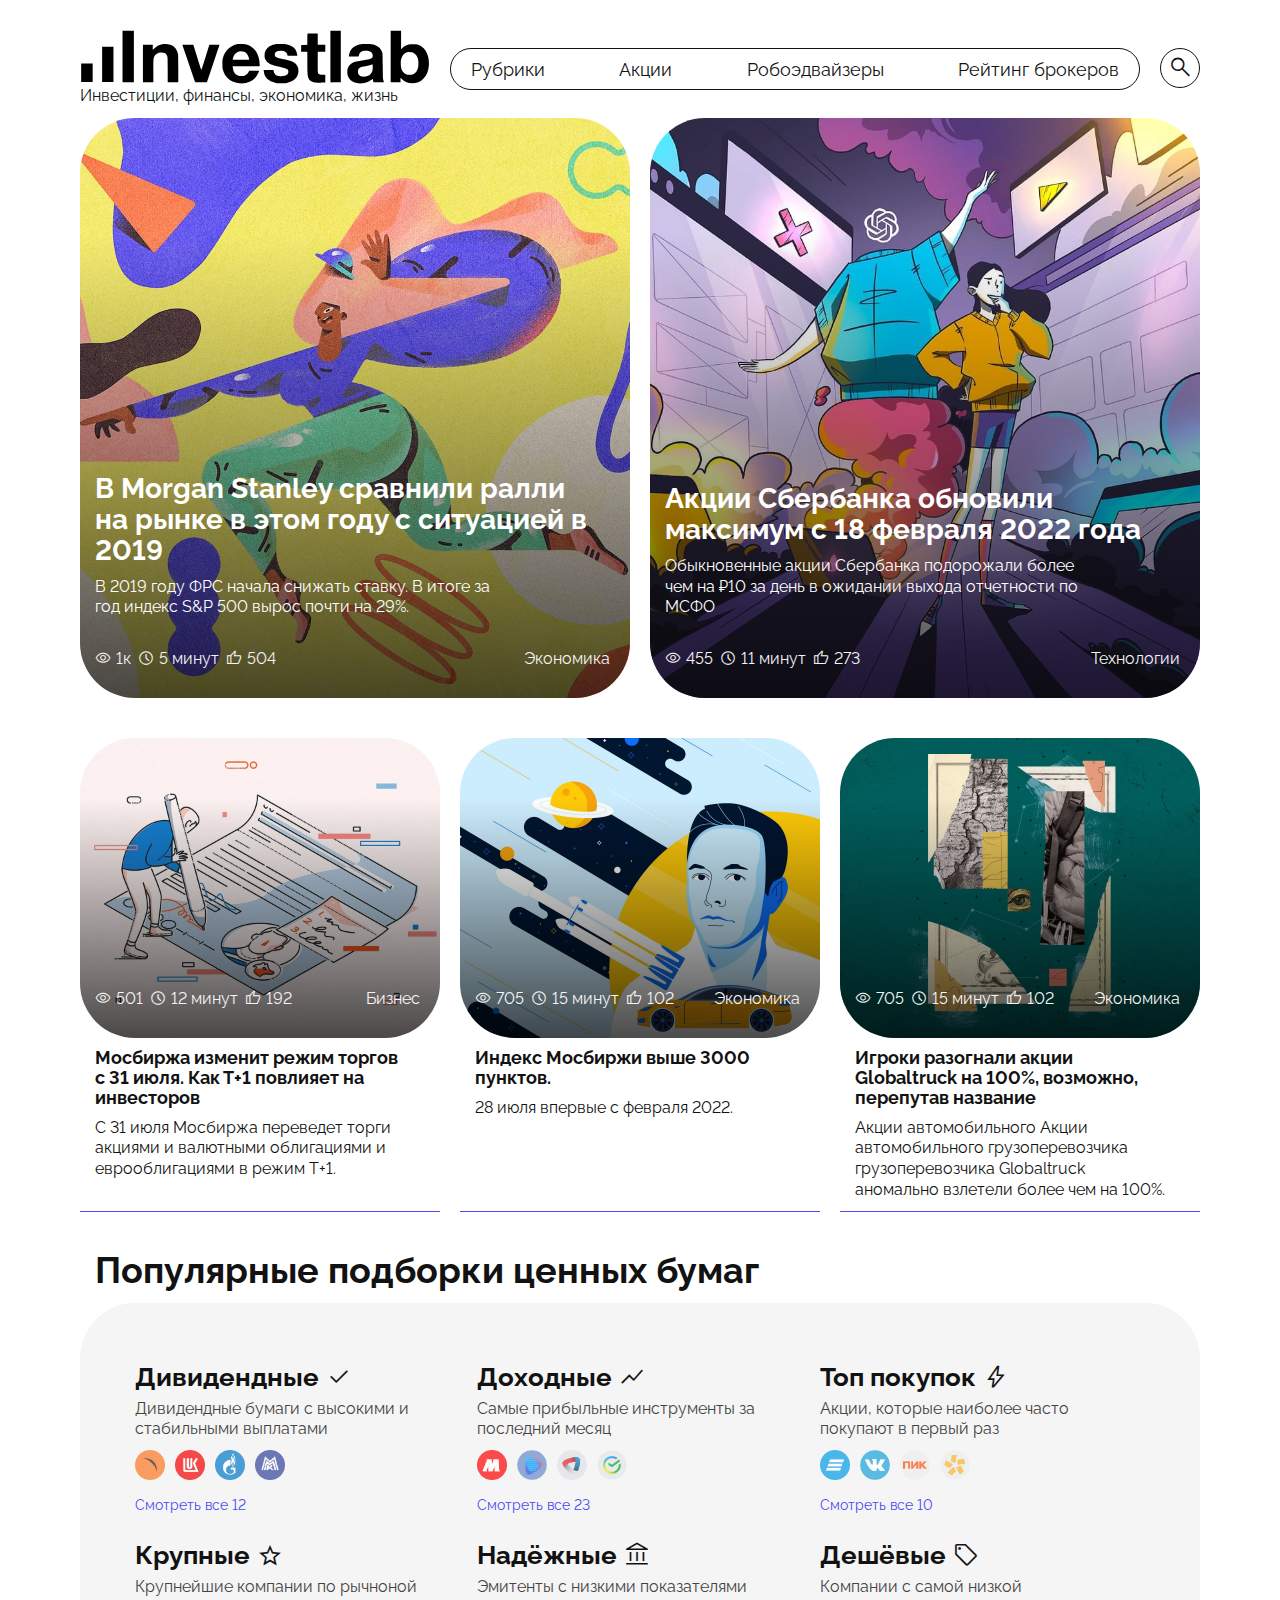
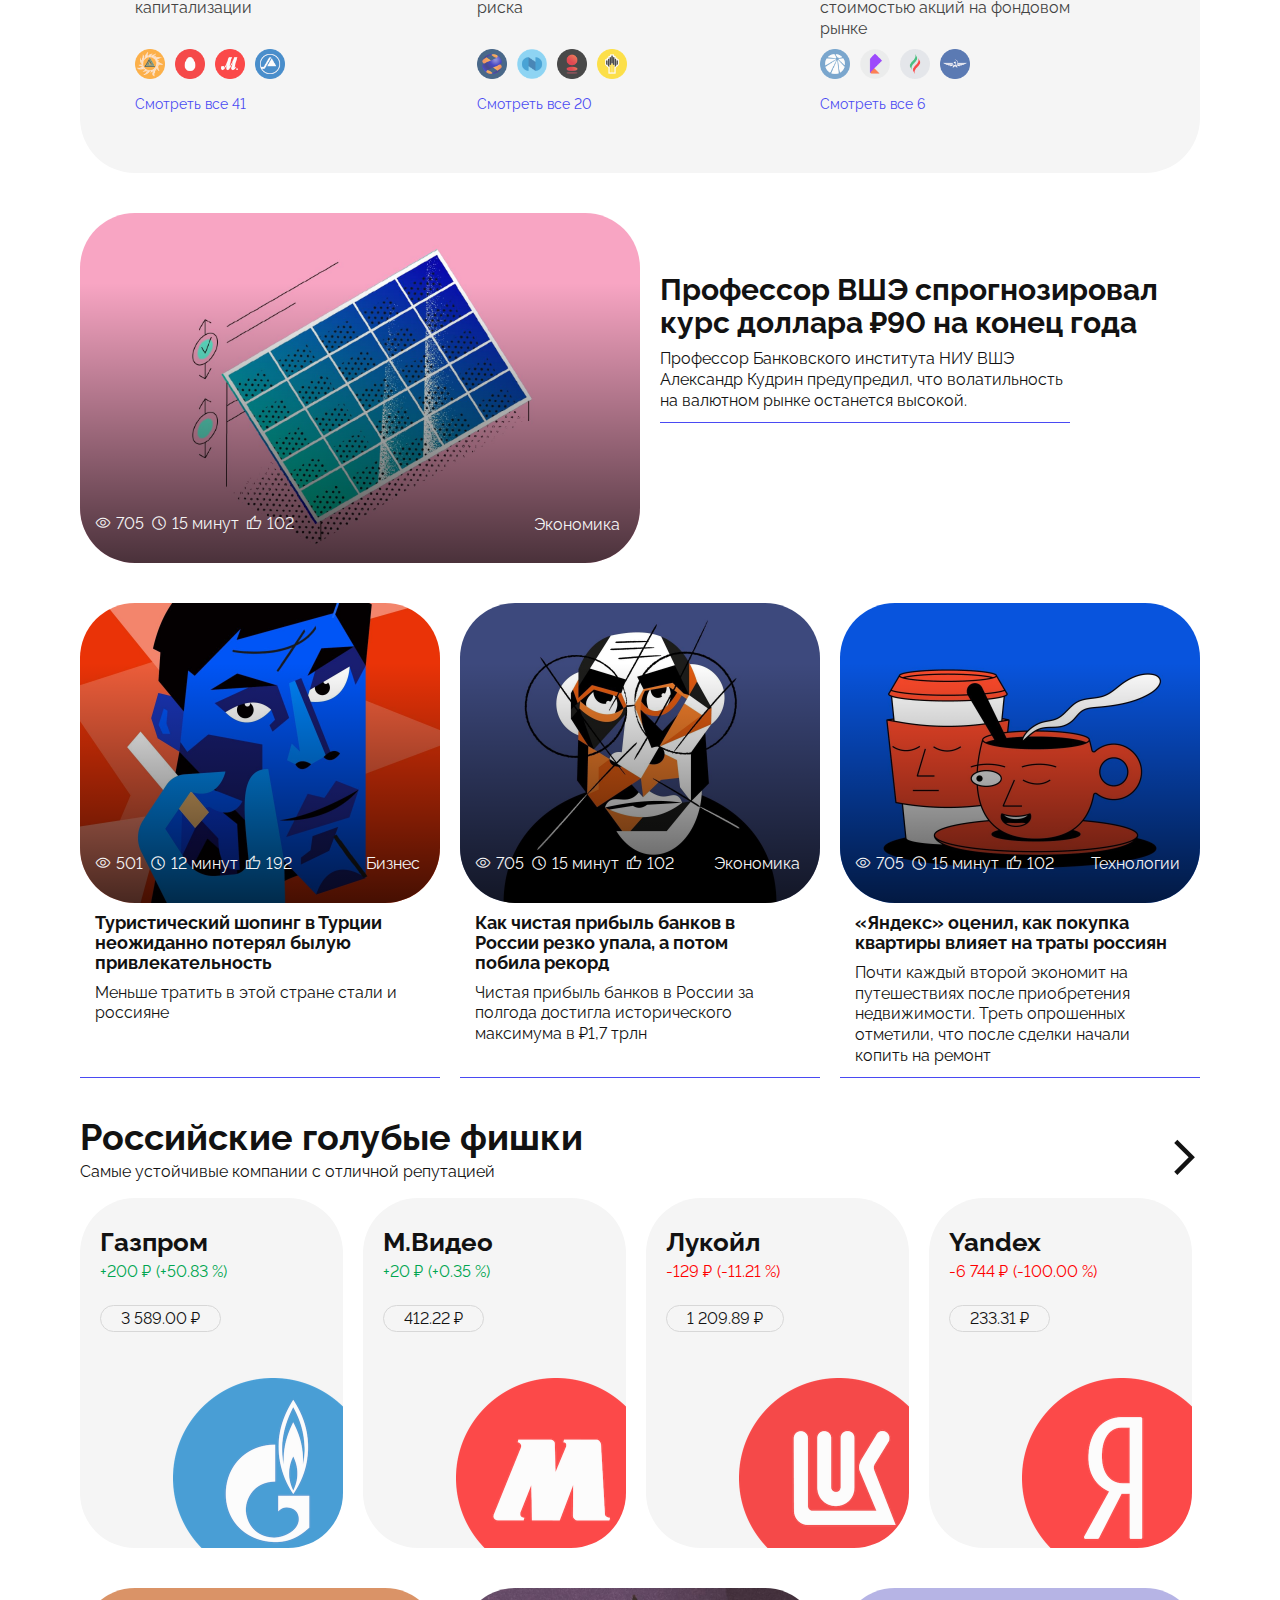
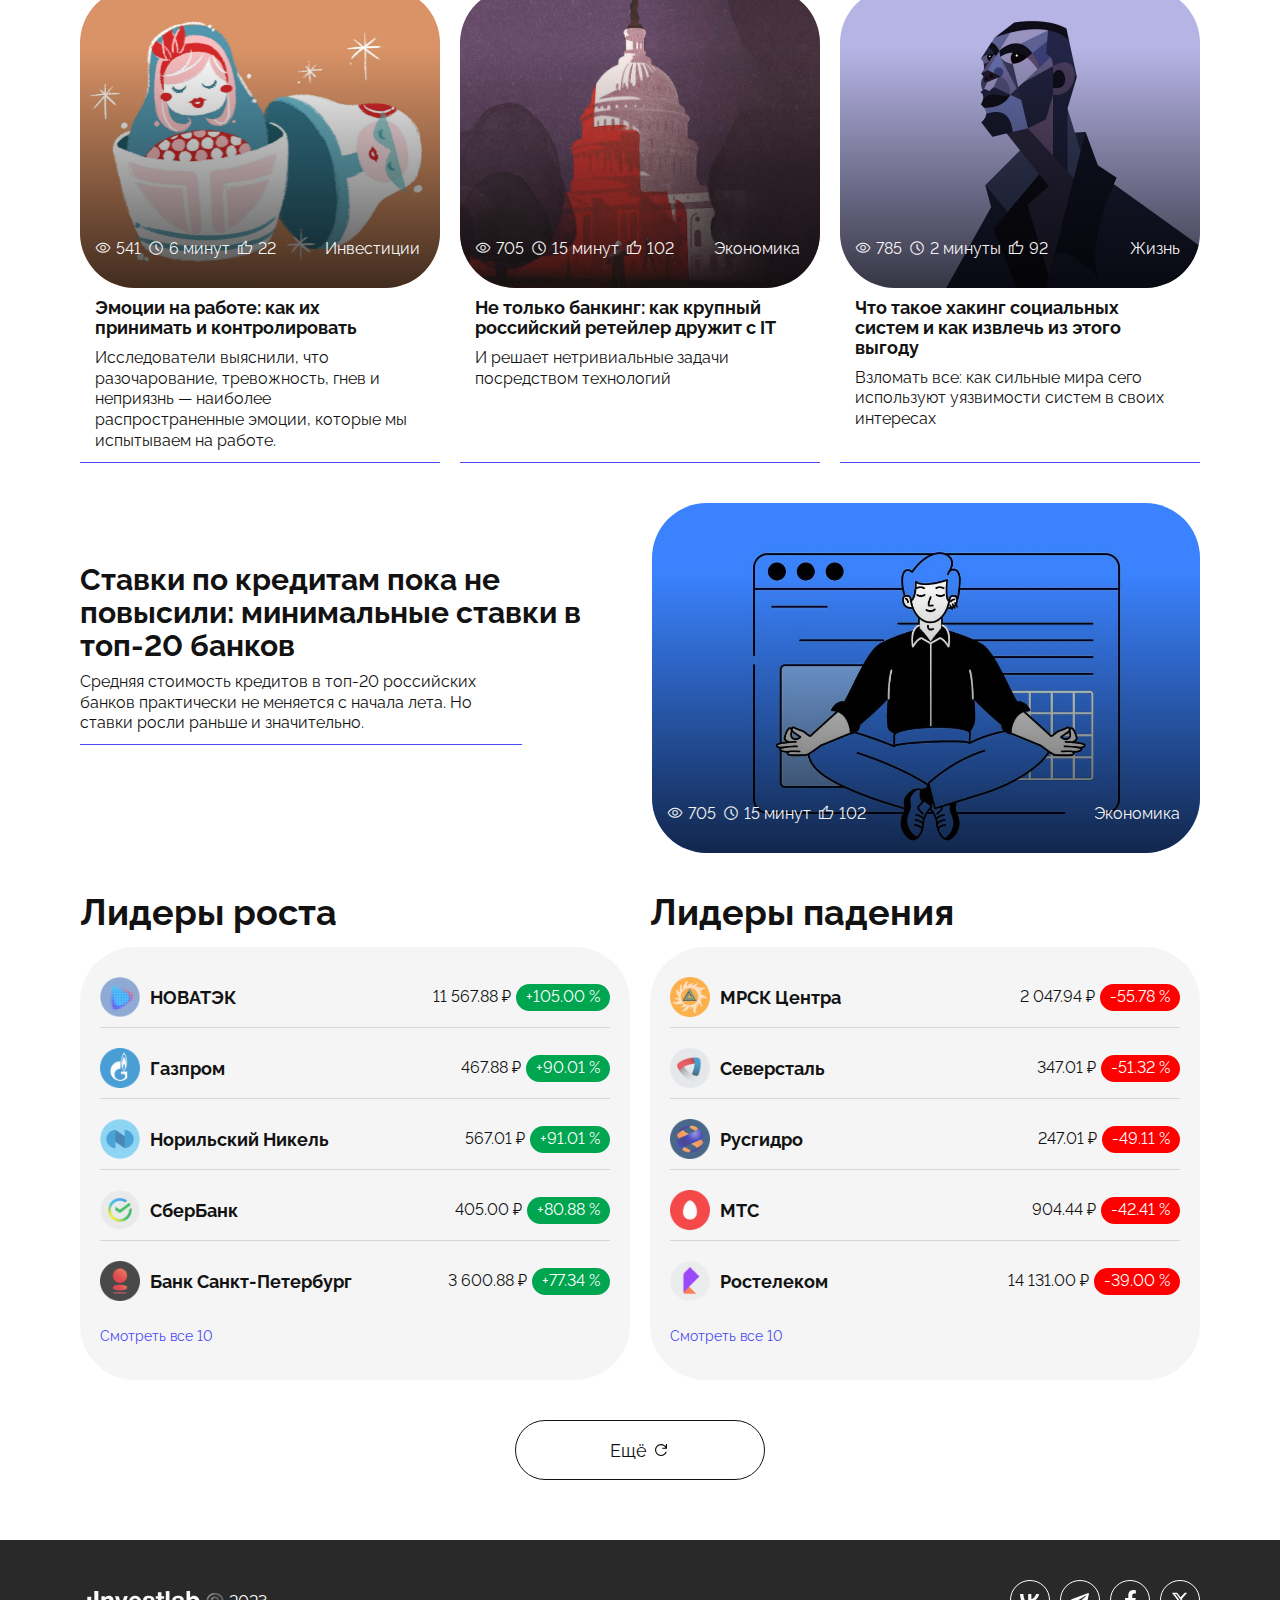
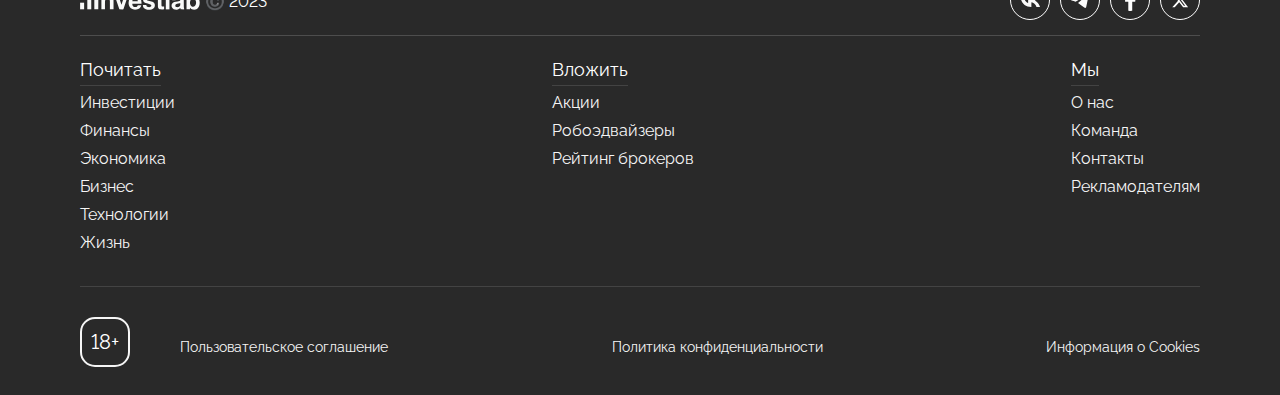
<file: index.html>
<!DOCTYPE html>
<html lang="ru">
<head>
	<meta charset="UTF-8">
	<meta http-equiv="X-UA-Compatible" content="IE=edge">
	<meta name="viewport" content="width=device-width, initial-scale=1.0">
	<link rel="stylesheet" href="assets/css/header.min.css">
	<link rel="stylesheet" href="assets/css/style.min.css">
	<link rel="stylesheet" href="assets/css/archive.min.css">
	<link rel="stylesheet" href="assets/css/single.min.css">
	<link rel="stylesheet" href="assets/css/stocks.min.css">
	<link rel="stylesheet" href="assets/css/stock-single.min.css">
	<link rel="stylesheet" href="assets/css/footer.min.css">
	<link rel="stylesheet" href="assets/css/permanent.min.css">
	<link rel="stylesheet" href="assets/css/buttons.min.css">
	<title></title>
</head>
<body>
		<header class="header">
			<div class="header__wrapper container">
				<div class="header__container">
	
					<div class="header-logo">
						<div class="header-logo__wrapper">
							<div class="header-logo__container">
								<div class="header-logo__image">
									<a href=""><img src="assets/img/logo-investlab-black.svg" alt=""></a>
								</div>
	
								<div class="header-logo__title">
									<div class="header-logo__title-wrapper">
										<div class="header-logo__title-container text">
											<h1>Инвестиции, финансы, экономика, жизнь</h1>
										</div>
									</div>
								</div>
	
							</div>
						</div>
					</div>
	
					<nav class="menu">
						<div class="menu__wrapper">
							<div class="menu__container text">

								<div class="menu__mobile-title container text-semibold">
									<div class="menu__mobile-title-wrapper">
										<div class="menu__mobile-title-container">
											<p>Меню</p>
											<div class="menu__mobile-close"><div class="icon-close"></div></div>
										</div>
									</div>
								</div>
	
								<ul>
									<li class="menu__category">
										<span>Рубрики<div class="icon-right-arrow"></div></span>
	
										<ul>
											<li><a href="">Инвестиции</a></li>
											<li><a href="">Финансы</a></li>
											<li><a href="">Экономика</a></li>
											<li><a href="">Бизнес</a></li>
											<li><a href="">Технологии</a></li>
											<li><a href="">Жизнь</a></li>
										</ul>
									</li>
	
									<li class="menu__category">
										<span>Акции<div class="icon-right-arrow"></div></span>
	
										<ul>
											<li class="menu__subcategory"><span>Страны<div class="icon-right-arrow"></div></span>
												<ul>
													<li><a href="">Россия</a></li>
													<li><a href="">Китай</a></li>
													<li><a href="">США</a></li>
													<li><a href="">Все зарубежные</a></li>
												</ul>
											</li>
	
											<li class="menu__subcategory"><span>Дивидендные<div class="icon-right-arrow"></div></span>
												<ul>
													<li><a href="">Российские дивидендные акции</a></li>
													<li><a href="">Дивидендные акции США</a></li>
													<li><a href="">Акции без дивидендов</a></li>
												</ul>
											</li>
	
											<li class="menu__subcategory"><span>Типы<div class="icon-right-arrow"></div></span>
												<ul>
													<li><a href="">Обыкновенные</a></li>
													<li><a href="">Привилегированные</a></li>
												</ul>
											</li>
	
											<li class="menu__subcategory"><span>Валюта<div class="icon-right-arrow"></div></span>
												<ul>
													<li><a href="">Рубли</a></li>
													<li><a href="">Доллары</a></li>
													<li><a href="">Евро</a></li>
												</ul>
											</li>

											<li class="menu__subcategory"><span>Отрасли<div class="icon-right-arrow"></div></span>
												<ul>
													<li><a href="">Авиационная</a></li>
													<li><a href="">Автопроизводство</a></li>
													<li><a href="">Банки и финансы</a></li>
													<li><a href="">Добытчики угля</a></li>
													<li><a href="">Зелёная энергетика</a></li>
													<li><a href="">Золотодобывающая</a></li>
													<li><a href="">Металлургическая</a></li>
													<li><a href="">Нефтегазовая</a></li>
													<li><a href="">Потребительская</a></li>
													<li><a href="">Промышленность</a></li>
													<li><a href="">Сельскохозяйственная</a></li>
													<li><a href="">Строительная</a></li>
													<li><a href="">Сырьевая</a></li>
													<li><a href="">Телекоммуникационная</a></li>
													<li><a href="">Технологическая</a></li>
													<li><a href="">Фармацевтическая</a></li>
													<li><a href="">Энергетическая</a></li>
												</ul>
											</li>
										</ul>
									</li>
	
									<li class="menu__category">
										<span><a href="">Робоэдвайзеры</a></span>
									</li>
	
									<li class="menu__category">
										<span><a href="">Рейтинг брокеров</a></span>
									</li>

								</ul>

								<div class="menu__mobile-tags container text">
									<div class="menu__mobile-tags-wrapper">
										<div class="menu__mobile-tags-container">
											<a href=""><div class="menu__mobile-tag"><p>Лучшие акции</p></div></a>
											<a href=""><div class="menu__mobile-tag"><p>Дивидендные аристократы</p></div></a>
											<a href=""><div class="menu__mobile-tag"><p>Экономика России</p></div></a>
											<a href=""><div class="menu__mobile-tag"><p>Карьера</p></div></a>
											<a href=""><div class="menu__mobile-tag"><p>Финансовая грамотность</p></div></a>
											<a href=""><div class="menu__mobile-tag"><p>Инвестиции для новичков</p></div></a>
											<a href=""><div class="menu__mobile-tag"><p>Валюта</p></div></a>
										</div>
									</div>
								</div>
							</div>
						</div>

						<div class="search">
							<div class="search__wrapper">
								<div class="search__container">
									<div class="search__input text">
										<div class="search__input-container">
											<form action="/search" method="post">
												<input type="text" id="search" name="search" placeholder="Найти..." autocomplete="off" required>
												<div class="search__text-cancel"><p>Стереть</p></div>
												<div class="search__image-close"><div class="icon-close"></div></div>
											</form>
										</div>
									</div>
									<div class="search__image"><div class="icon-search"></div></div>
								</div>
							</div>
						</div>

						<div class="burger">
							<div class="burger__wrapper">
								<div class="burger__container">
									<div class="burger__image"><div class="icon-menu"></div></div>
								</div>
							</div>
						</div>
					</nav>
				</div>
			</div>
		</header>




<main class="main">
	<div class="main__wrapper">
		<div class="main__container">

			<section class="posts">
				<div class="posts__container container">

					<div class="post">
						<div class="post__wrapper">
							<a href="">
								<div class="post__container">
									<div class="post__image aci">
										<div class="post__overlay"></div>
										<img src="assets/img/pic-01.jpeg" alt="">

										<div class="post__info">
											<div class="post__info-wrapper">
												<div class="post__info-container">
													<div class="post__icons">
														<div class="post__icons-container text">
															<div class="post__icons-view">
																<span class="icon-visibility"></span>
																<span>1к</span>
															</div>
															<div class="post__icons-time">
																<span class="icon-timer"></span>
																<span>5 минут</span>
															</div>
															<div class="post__icons-like">
																<span class="icon-thumb-up"></span>
																<span>504</span>
															</div>
														</div>
													</div>

													<div class="post__category">
														<div class="post__category-container text">
															<p><a href="">Экономика</a></p>
														</div>
													</div>
												</div>
											</div>
										</div>
									</div>

									<div class="post__title text">
										<h2 class="text-bold">В Morgan Stanley сравнили ралли на рынке в этом году с
											ситуацией в 2019</h2>
										<p>В 2019 году ФРС начала снижать ставку. В итоге за год индекс S&P 500 вырос
											почти на 29%.</p>
									</div>
								</div>
							</a>
						</div>
					</div>

					<div class="post">
						<div class="post__wrapper">
							<a href="">
								<div class="post__container">
									<div class="post__image aci">
										<div class="post__overlay"></div>
										<img src="assets/img/pic-02.jpeg" alt="">

										<div class="post__info">
											<div class="post__info-wrapper">
												<div class="post__info-container">
													<div class="post__icons">
														<div class="post__icons-container text">
															<div class="post__icons-view">
																<span class="icon-visibility"></span>
																<span>455</span>
															</div>
															<div class="post__icons-time">
																<span class="icon-timer"></span>
																<span>11 минут</span>
															</div>
															<div class="post__icons-like">
																<span class="icon-thumb-up"></span>
																<span>273</span>
															</div>
														</div>
													</div>

													<div class="post__category">
														<div class="post__category-container text">
															<p><a href="">Технологии</a></p>
														</div>
													</div>
												</div>
											</div>
										</div>
									</div>

									<div class="post__title text">
										<h2 class="text-bold">Акции Сбербанка обновили максимум с 18 февраля 2022 года
										</h2>
										<p>Обыкновенные акции Сбербанка подорожали более чем на ₽10 за день в ожидании
											выхода отчетности по МСФО</p>
									</div>
								</div>
							</a>
						</div>
					</div>
				</div>
			</section>

			<section class="posts">
				<div class="posts__container container">
					<div class="post--standart">
						<div class="post__wrapper">
							<a href="">
								<div class="post__container">
									<div class="post__image aci">
										<div class="post__overlay"></div>
										<img src="assets/img/pic-03.jpeg" alt="">

										<div class="post__info">
											<div class="post__info-wrapper">
												<div class="post__info-container">
													<div class="post__icons">
														<div class="post__icons-container text">
															<div class="post__icons-view">
																<span class="icon-visibility"></span>
																<span>501</span>
															</div>
															<div class="post__icons-time">
																<span class="icon-timer"></span>
																<span>12 минут</span>
															</div>
															<div class="post__icons-like">
																<span class="icon-thumb-up"></span>
																<span>192</span>
															</div>
														</div>
													</div>

													<div class="post__category">
														<div class="post__category-container text">
															<p><a href="">Бизнес</a></p>
														</div>
													</div>
												</div>
											</div>
										</div>
									</div>

									<div class="post__title text">
										<h2 class="text-bold">Мосбиржа изменит режим торгов с 31 июля. Как Т+1 повлияет
											на инвесторов</h2>
										<p>С 31 июля Мосбиржа переведет торги акциями и валютными облигациями и
											еврооблигациями в режим Т+1.</p>
									</div>
								</div>
							</a>
						</div>
					</div>

					<div class="post--standart">
						<div class="post__wrapper">
							<a href="">
								<div class="post__container">
									<div class="post__image aci">
										<div class="post__overlay"></div>
										<img src="assets/img/pic-04.jpeg" alt="">

										<div class="post__info">
											<div class="post__info-wrapper">
												<div class="post__info-container">
													<div class="post__icons">
														<div class="post__icons-container text">
															<div class="post__icons-view">
																<span class="icon-visibility"></span>
																<span>705</span>
															</div>
															<div class="post__icons-time">
																<span class="icon-timer"></span>
																<span>15 минут</span>
															</div>
															<div class="post__icons-like">
																<span class="icon-thumb-up"></span>
																<span>102</span>
															</div>
														</div>
													</div>

													<div class="post__category">
														<div class="post__category-container text">
															<p><a href="">Экономика</a></p>
														</div>
													</div>
												</div>
											</div>
										</div>
									</div>

									<div class="post__title text">
										<h2 class="text-bold">Индекс Мосбиржи выше 3000 пунктов. </h2>
										<p>28 июля впервые с февраля 2022.</p>
									</div>
								</div>
							</a>
						</div>
					</div>

					<div class="post--standart">
						<div class="post__wrapper">
							<a href="">
								<div class="post__container">
									<div class="post__image aci">
										<div class="post__overlay"></div>
										<img src="assets/img/pic-05.jpeg" alt="">

										<div class="post__info">
											<div class="post__info-wrapper">
												<div class="post__info-container">
													<div class="post__icons">
														<div class="post__icons-container text">
															<div class="post__icons-view">
																<span class="icon-visibility"></span>
																<span>705</span>
															</div>
															<div class="post__icons-time">
																<span class="icon-timer"></span>
																<span>15 минут</span>
															</div>
															<div class="post__icons-like">
																<span class="icon-thumb-up"></span>
																<span>102</span>
															</div>
														</div>
													</div>

													<div class="post__category">
														<div class="post__category-container text">
															<p><a href="">Экономика</a></p>
														</div>
													</div>
												</div>
											</div>
										</div>
									</div>

									<div class="post__title text">
										<h2 class="text-bold">Игроки разогнали акции Globaltruck на 100%, возможно,
											перепутав название</h2>
										<p>Акции автомобильного Акции автомобильного грузоперевозчика грузоперевозчика
											Globaltruck аномально взлетели более чем на 100%.</p>
									</div>
								</div>
							</a>
						</div>
					</div>
				</div>
			</section>

			<section class="rating">
				<div class="rating__wrapper">
					<div class="rating__container container">

						<div class="rating__title text-bold">
							<div class="rating__title-container">
								<h2>Популярные подборки ценных бумаг</h2>
							</div>
						</div>

						<div class="rating__items">
							<div class="rating__items-wrapper">
								<div class="rating__items-container">

									<div class="rating__item">
										<div class="rating__item-container text">

											<div class="rating__item-title">
												<div class="rating__item-title-container">
													<a href="">
														<h2 class="text-bold">Дивидендные<span class="icon-done"></span></h2>
														<p>Дивидендные бумаги с высокими и стабильными выплатами</p>
													</a>
												</div>
											</div>

											<div class="rating__item-img">
												<div class="rating__item-img-container">
													<a href=""><img src="assets/img/tmk.png" alt=""></a>
													<a href=""><img src="assets/img/lukoil.png" alt=""></a>
													<a href=""><img src="assets/img/gazprom.png" alt=""></a>
													<a href=""><img src="assets/img/mmk.png" alt=""></a>
												</div>
											</div>

											<div class="item-link text">
												<a href="">Смотреть все 12</a>
											</div>
											
										</div>
									</div>

									<div class="rating__item">
										<div class="rating__item-container text">

											<div class="rating__item-title">
												<div class="rating__item-title-container">
													<a href="">
														<h2 class="text-bold">Доходные<span class="icon-chart"></span></h2>
														<p>Самые прибыльные инструменты за последний месяц</p>
													</a>
												</div>
											</div>

											<div class="rating__item-img">
												<div class="rating__item-img-container">
													<a href=""><img src="assets/img/magnit.png" alt=""></a>
													<a href=""><img src="assets/img/novatek.png" alt=""></a>
													<a href=""><img src="assets/img/severstal.png" alt=""></a>
													<a href=""><img src="assets/img/sber.png" alt=""></a>													
												</div>
											</div>

											<div class="item-link text">
												<a href="">Смотреть все 23</a>
											</div>
											
										</div>
									</div>

									<div class="rating__item">
										<div class="rating__item-container text">

											<div class="rating__item-title">
												<div class="rating__item-title-container">
													<a href="">
														<h2 class="text-bold">Топ покупок<span class="icon-lightning"></span>
														</h2>
														<p>Акции, которые наиболее часто покупают в первый раз</p>
													</a>
												</div>
											</div>

											<div class="rating__item-img">
												<div class="rating__item-img-container">
													<a href=""><img src="assets/img/vtb.png" alt=""></a>
													<a href=""><img src="assets/img/vk-company.png" alt=""></a>
													<a href=""><img src="assets/img/pik.png" alt=""></a>
													<a href=""><img src="assets/img/polus.png" alt=""></a>											
												</div>
											</div>

											<div class="item-link text">
												<a href="">Смотреть все 10</a>
											</div>
											
										</div>
									</div>

									<div class="rating__item">
										<div class="rating__item-container text">

											<div class="rating__item-title">
												<div class="rating__item-title-container">
													<a href="">
														<h2 class="text-bold">Крупные<span class="icon-star"></span></h2>
														<p>Крупнейшие компании по рычноной капитализации</p>
													</a>
												</div>
											</div>

											<div class="rating__item-img">
												<div class="rating__item-img-container">
													<a href=""><img src="assets/img/mrsk-centra.png" alt=""></a>
													<a href=""><img src="assets/img/mts.png" alt=""></a>
													<a href=""><img src="assets/img/mvideo.png" alt=""></a>
													<a href=""><img src="assets/img/raspadskaya.png" alt=""></a>
												</div>
											</div>

											<div class="item-link text">
												<a href="">Смотреть все 41</a>
											</div>
											
										</div>
									</div>

									<div class="rating__item">
										<div class="rating__item-container text">

											<div class="rating__item-title">
												<div class="rating__item-title-container">
													<a href="">
														<h2 class="text-bold">Надёжные<span class="icon-bank"></span></h2>
														<p>Эмитенты с низкими показателями риска</p>
													</a>
												</div>
											</div>

											<div class="rating__item-img">
												<div class="rating__item-img-container">
													<a href=""><img src="assets/img/rusgidro.png" alt=""></a>
													<a href=""><img src="assets/img/norilskiy-nikel.png" alt=""></a>
													<a href=""><img src="assets/img/bank-sankt-peterburg.png" alt=""></a>
													<a href=""><img src="assets/img/rosneft.png" alt=""></a>
												</div>
											</div>

											<div class="item-link text">
												<a href="">Смотреть все 20</a>
											</div>
											
										</div>
									</div>

									<div class="rating__item">
										<div class="rating__item-container text">

											<div class="rating__item-title">
												<div class="rating__item-title-container">
													<a href="">
														<h2 class="text-bold">Дешёвые<span class="icon-sell"></span></h2>
														<p>Компании с самой низкой стоимостью акций на фондовом рынке</p>
													</a>
												</div>
											</div>

											<div class="rating__item-img">
												<div class="rating__item-img-container">
													<a href=""><img src="assets/img/rosseti.png" alt=""></a>
													<a href=""><img src="assets/img/rostelekom-kompaniya.png" alt=""></a>
													<a href=""><img src="assets/img/tatneft.png" alt=""></a>
													<a href=""><img src="assets/img/aeroflot.png" alt=""></a>
												</div>
											</div>

											<div class="item-link text">
												<a href="">Смотреть все 6</a>
											</div>
											
										</div>
									</div>
								</div>
							</div>
						</div>
						
					</div>
				</div>
			</section>

			<section class="posts">
				<div class="posts__container container">
					<div class="post--long">
						<div class="post__wrapper">
							<a href="">
								<div class="post__container">
									<div class="post__image aci">
										<div class="post__overlay"></div>
										<img src="assets/img/pic-06.jpeg" alt="">

										<div class="post__info">
											<div class="post__info-wrapper">
												<div class="post__info-container">
													<div class="post__icons">
														<div class="post__icons-container text">
															<div class="post__icons-view">
																<span class="icon-visibility"></span>
																<span>705</span>
															</div>
															<div class="post__icons-time">
																<span class="icon-timer"></span>
																<span>15 минут</span>
															</div>
															<div class="post__icons-like">
																<span class="icon-thumb-up"></span>
																<span>102</span>
															</div>
														</div>
													</div>

													<div class="post__category">
														<div class="post__category-container text">
															<p><a href="">Экономика</a></p>
														</div>
													</div>
												</div>
											</div>
										</div>
									</div>

									<div class="post__title text">
										<h2 class="text-bold">Профессор ВШЭ спрогнозировал курс доллара ₽90 на конец
											года</h2>
										<p>Профессор Банковского института НИУ ВШЭ Александр Кудрин предупредил, что
											волатильность на валютном рынке останется высокой.</p>
									</div>
								</div>
							</a>
						</div>
					</div>
				</div>
			</section>

			<section class="posts">
				<div class="posts__container container">
					<div class="post--standart">
						<div class="post__wrapper">
							<a href="">
								<div class="post__container">
									<div class="post__image aci">
										<div class="post__overlay"></div>
										<img src="assets/img/pic-07.jpeg" alt="">

										<div class="post__info">
											<div class="post__info-wrapper">
												<div class="post__info-container">
													<div class="post__icons">
														<div class="post__icons-container text">
															<div class="post__icons-view">
																<span class="icon-visibility"></span>
																<span>501</span>
															</div>
															<div class="post__icons-time">
																<span class="icon-timer"></span>
																<span>12 минут</span>
															</div>
															<div class="post__icons-like">
																<span class="icon-thumb-up"></span>
																<span>192</span>
															</div>
														</div>
													</div>

													<div class="post__category">
														<div class="post__category-container text">
															<p><a href="">Бизнес</a></p>
														</div>
													</div>
												</div>
											</div>
										</div>
									</div>

									<div class="post__title text">
										<h2 class="text-bold">Туристический шопинг в Турции неожиданно потерял былую
											привлекательность</h2>
										<p>Меньше тратить в этой стране стали и россияне</p>
									</div>
								</div>
							</a>
						</div>
					</div>

					<div class="post--standart">
						<div class="post__wrapper">
							<a href="">
								<div class="post__container">
									<div class="post__image aci">
										<div class="post__overlay"></div>
										<img src="assets/img/pic-08.jpeg" alt="">

										<div class="post__info">
											<div class="post__info-wrapper">
												<div class="post__info-container">
													<div class="post__icons">
														<div class="post__icons-container text">
															<div class="post__icons-view">
																<span class="icon-visibility"></span>
																<span>705</span>
															</div>
															<div class="post__icons-time">
																<span class="icon-timer"></span>
																<span>15 минут</span>
															</div>
															<div class="post__icons-like">
																<span class="icon-thumb-up"></span>
																<span>102</span>
															</div>
														</div>
													</div>

													<div class="post__category">
														<div class="post__category-container text">
															<p><a href="">Экономика</a></p>
														</div>
													</div>
												</div>
											</div>
										</div>
									</div>

									<div class="post__title text">
										<h2 class="text-bold">Как чистая прибыль банков в России резко упала, а потом
											побила рекорд</h2>
										<p>Чистая прибыль банков в России за полгода достигла исторического максимума в
											₽1,7 трлн</p>
									</div>
								</div>
							</a>
						</div>
					</div>

					<div class="post--standart">
						<div class="post__wrapper">
							<a href="">
								<div class="post__container">
									<div class="post__image aci">
										<div class="post__overlay"></div>
										<img src="assets/img/pic-09.jpeg" alt="">

										<div class="post__info">
											<div class="post__info-wrapper">
												<div class="post__info-container">
													<div class="post__icons">
														<div class="post__icons-container text">
															<div class="post__icons-view">
																<span class="icon-visibility"></span>
																<span>705</span>
															</div>
															<div class="post__icons-time">
																<span class="icon-timer"></span>
																<span>15 минут</span>
															</div>
															<div class="post__icons-like">
																<span class="icon-thumb-up"></span>
																<span>102</span>
															</div>
														</div>
													</div>

													<div class="post__category">
														<div class="post__category-container text">
															<p><a href="">Технологии</a></p>
														</div>
													</div>
												</div>
											</div>
										</div>
									</div>

									<div class="post__title text">
										<h2 class="text-bold">«Яндекс» оценил, как покупка квартиры влияет на траты
											россиян</h2>
										<p>Почти каждый второй экономит на путешествиях после приобретения недвижимости.
											Треть опрошенных отметили, что после сделки начали копить на ремонт</p>
									</div>
								</div>
							</a>
						</div>
					</div>
				</div>
			</section>

			<section class="slider">
				<div class="slider__wrapper">
			
					<div class="slider__title text-bold">
						<div class="slider__title-container container">
							<h2>Российские голубые фишки</h2>
							<p class="text">Самые устойчивые компании с отличной репутацией</p>
						</div>
			
						<div class="slider-nav">
							<div class="slider-nav__wrapper">
								<div class="slider-nav__container">
									<div class="slider-nav--prev"><span class="icon-left-arrow"></span></div>
									<div class="slider-nav--next"><span class="icon-right-arrow"></span></div>
								</div>
							</div>
						</div>
					</div>
			
					<div class="slider__container container">
			
						<section class="slider__container-field">
							<div class="slide">
								<div class="slide__wrapper">
									<a href="">
										<div class="slide__container">
			
											<div class="slide-image">
												<div class="slide-image__wrapper">
													<div class="slide-image__container aci">
														<img src="assets/img/gazprom.png" alt="">
													</div>
												</div>
											</div>
			
											<div class="slide-title">
												<div class="slide-title__container">
													<h2 class="text-bold">Газпром</h2>
												</div>
											</div>

											<div class="slide-description text">
												<div class="slide-description__container income--green">
													<span>+200 ₽</span>
													<span>(+50.83 %)</span>
												</div>
											</div>

											<div class="slide-price text">
												<div class="slide-price__wrapper">
													<div class="slide-price__container">
														<span>3 589.00 ₽</span>
													</div>
												</div>
											</div>

										</div>
									</a>
								</div>
							</div>
			
							<div class="slide">
								<div class="slide__wrapper">
									<a href="">
										<div class="slide__container">
			
											<div class="slide-image">
												<div class="slide-image__wrapper">
													<div class="slide-image__container aci">
														<img src="assets/img/magnit.png" alt="">
													</div>
												</div>
											</div>
			
											<div class="slide-title">
												<div class="slide-title__container">
													<h2 class="text-bold">М.Видео</h2>
												</div>
											</div>

											<div class="slide-description text">
												<div class="slide-description__container income--green">
													<span>+20 ₽</span>
													<span>(+0.35 %)</span>
												</div>
											</div>

											<div class="slide-price text">
												<div class="slide-price__wrapper">
													<div class="slide-price__container">
														<span>412.22 ₽</span>
													</div>
												</div>
											</div>
			
										</div>
									</a>
								</div>
							</div>
			
							<div class="slide">
								<div class="slide__wrapper">
									<a href="">
										<div class="slide__container">
			
											<div class="slide-image">
												<div class="slide-image__wrapper">
													<div class="slide-image__container aci">
														<img src="assets/img/lukoil.png" alt="">
													</div>
												</div>
											</div>
			
											<div class="slide-title">
												<div class="slide-title__container">
													<h2 class="text-bold">Лукойл</h2>
												</div>
											</div>

											<div class="slide-description text">
												<div class="slide-description__container income--red">
													<span>-129 ₽</span>
													<span>(-11.21 %)</span>
												</div>
											</div>

											<div class="slide-price text">
												<div class="slide-price__wrapper">
													<div class="slide-price__container">
														<span>1 209.89 ₽</span>
													</div>
												</div>
											</div>

										</div>
									</a>
								</div>
							</div>
			
							<div class="slide">
								<div class="slide__wrapper">
									<a href="">
										<div class="slide__container">
			
											<div class="slide-image">
												<div class="slide-image__wrapper">
													<div class="slide-image__container aci">
														<img src="assets/img/yandex.png" alt="">
													</div>
												</div>
											</div>
			
											<div class="slide-title">
												<div class="slide-title__container">
													<h2 class="text-bold">Yandex</h2>
												</div>
											</div>

											<div class="slide-description text">
												<div class="slide-description__container income--red">
													<span>-6 744 ₽</span>
													<span>(-100.00 %)</span>
												</div>
											</div>

											<div class="slide-price text">
												<div class="slide-price__wrapper">
													<div class="slide-price__container">
														<span>233.31 ₽</span>
													</div>
												</div>
											</div>
			
										</div>
									</a>
								</div>
							</div>
			
							<div class="slide">
								<div class="slide__wrapper">
									<a href="">
										<div class="slide__container">
			
											<div class="slide-image">
												<div class="slide-image__wrapper">
													<div class="slide-image__container aci">
														<img src="assets/img/vk-company.png" alt="">
													</div>
												</div>
											</div>
			
											<div class="slide-title">
												<div class="slide-title__container">
													<h2 class="text-bold">VK company</h2>
												</div>
											</div>

											<div class="slide-description text">
												<div class="slide-description__container">
													<span>-56.43 ₽</span>
													<span>(-3.01 %)</span>
												</div>
											</div>

											<div class="slide-price text">
												<div class="slide-price__wrapper">
													<div class="slide-price__container">
														<span>102.21 ₽</span>
													</div>
												</div>
											</div>
			
										</div>
									</a>
								</div>
							</div>
			
							<div class="slide">
								<div class="slide__wrapper">
									<a href="">
										<div class="slide__container">
			
											<div class="slide-image">
												<div class="slide-image__wrapper">
													<div class="slide-image__container aci">
														<img src="assets/img/polus.png" alt="">
													</div>
												</div>
											</div>
			
											<div class="slide-title">
												<div class="slide-title__container">
													<h2 class="text-bold">Полюс Золото</h2>
												</div>
											</div>

											<div class="slide-description text">
												<div class="slide-description__container">
													<span>+4 595 ₽</span>
													<span>(+41 %)</span>
												</div>
											</div>

											<div class="slide-price text">
												<div class="slide-price__wrapper">
													<div class="slide-price__container">
														<span>10 115.44 ₽</span>
													</div>
												</div>
											</div>
			
										</div>
									</a>
								</div>
							</div>
			
							<div class="slide">
								<div class="slide__wrapper">
									<a href="">
										<div class="slide__container">
			
											<div class="slide-image">
												<div class="slide-image__wrapper">
													<div class="slide-image__container aci">
														<img src="assets/img/severstal.png" alt="">
													</div>
												</div>
											</div>
			
											<div class="slide-title">
												<div class="slide-title__container">
													<h2 class="text-bold">Северсталь</h2>
												</div>
											</div>

											<div class="slide-description text">
												<div class="slide-description__container">
													<span>+781 ₽</span>
													<span>(+23.38 %)</span>
												</div>
											</div>

											<div class="slide-price text">
												<div class="slide-price__wrapper">
													<div class="slide-price__container">
														<span>602.12 ₽</span>
													</div>
												</div>
											</div>
			
										</div>
									</a>
								</div>
							</div>
			
							<div class="slide">
								<div class="slide__wrapper">
									<a href="">
										<div class="slide__container">
			
											<div class="slide-image">
												<div class="slide-image__wrapper">
													<div class="slide-image__container aci">
														<img src="assets/img/sber.png" alt="">
													</div>
												</div>
											</div>
			
											<div class="slide-title">
												<div class="slide-title__container">
													<h2 class="text-bold">СберБанк</h2>
												</div>
											</div>

											<div class="slide-description text">
												<div class="slide-description__container">
													<span>+95 ₽</span>
													<span>(+0.67 %)</span>
												</div>
											</div>

											<div class="slide-price text">
												<div class="slide-price__wrapper">
													<div class="slide-price__container">
														<span>573.91 ₽</span>
													</div>
												</div>
											</div>
			
										</div>
									</a>
								</div>
							</div>
			
							<div class="slide">
								<div class="slide__wrapper">
									<a href="">
										<div class="slide__container">
			
											<div class="slide-image">
												<div class="slide-image__wrapper">
													<div class="slide-image__container aci">
														<img src="assets/img/novatek.png" alt="">
													</div>
												</div>
											</div>
			
											<div class="slide-title">
												<div class="slide-title__container">
													<h2 class="text-bold">НОВАТЭК</h2>
												</div>
											</div>

											<div class="slide-description text">
												<div class="slide-description__container">
													<span>+9 520 ₽</span>
													<span>(+100.01 %)</span>
												</div>
											</div>

											<div class="slide-price text">
												<div class="slide-price__wrapper">
													<div class="slide-price__container">
														<span>771.31 ₽</span>
													</div>
												</div>
											</div>
			
										</div>
									</a>
								</div>
							</div>
						</section>
					</div>
				</div>
			</section>

			<section class="posts">
				<div class="posts__container container">
					<div class="post--standart">
						<div class="post__wrapper">
							<a href="">
								<div class="post__container">
									<div class="post__image aci">
										<div class="post__overlay"></div>
										<img src="assets/img/pic-10.jpeg" alt="">

										<div class="post__info">
											<div class="post__info-wrapper">
												<div class="post__info-container">
													<div class="post__icons">
														<div class="post__icons-container text">
															<div class="post__icons-view">
																<span class="icon-visibility"></span>
																<span>541</span>
															</div>
															<div class="post__icons-time">
																<span class="icon-timer"></span>
																<span>6 минут</span>
															</div>
															<div class="post__icons-like">
																<span class="icon-thumb-up"></span>
																<span>22</span>
															</div>
														</div>
													</div>

													<div class="post__category">
														<div class="post__category-container text">
															<p><a href="">Инвестиции</a></p>
														</div>
													</div>
												</div>
											</div>
										</div>
									</div>

									<div class="post__title text">
										<h2 class="text-bold">Эмоции на работе: как их принимать и контролировать</h2>
										<p>Исследователи выяснили, что разочарование, тревожность, гнев и неприязнь —
											наиболее распространенные эмоции, которые мы испытываем на работе.</p>
									</div>
								</div>
							</a>
						</div>
					</div>

					<div class="post--standart">
						<div class="post__wrapper">
							<a href="">
								<div class="post__container">
									<div class="post__image aci">
										<div class="post__overlay"></div>
										<img src="assets/img/pic-11.jpeg" alt="">

										<div class="post__info">
											<div class="post__info-wrapper">
												<div class="post__info-container">
													<div class="post__icons">
														<div class="post__icons-container text">
															<div class="post__icons-view">
																<span class="icon-visibility"></span>
																<span>705</span>
															</div>
															<div class="post__icons-time">
																<span class="icon-timer"></span>
																<span>15 минут</span>
															</div>
															<div class="post__icons-like">
																<span class="icon-thumb-up"></span>
																<span>102</span>
															</div>
														</div>
													</div>

													<div class="post__category">
														<div class="post__category-container text">
															<p><a href="">Экономика</a></p>
														</div>
													</div>
												</div>
											</div>
										</div>
									</div>

									<div class="post__title text">
										<h2 class="text-bold">Не только банкинг: как крупный российский ретейлер дружит
											с IT</h2>
										<p>И решает нетривиальные задачи посредством технологий</p>
									</div>
								</div>
							</a>
						</div>
					</div>

					<div class="post--standart">
						<div class="post__wrapper">
							<a href="">
								<div class="post__container">
									<div class="post__image aci">
										<div class="post__overlay"></div>
										<img src="assets/img/pic-12.jpeg" alt="">

										<div class="post__info">
											<div class="post__info-wrapper">
												<div class="post__info-container">
													<div class="post__icons">
														<div class="post__icons-container text">
															<div class="post__icons-view">
																<span class="icon-visibility"></span>
																<span>785</span>
															</div>
															<div class="post__icons-time">
																<span class="icon-timer"></span>
																<span>2 минуты</span>
															</div>
															<div class="post__icons-like">
																<span class="icon-thumb-up"></span>
																<span>92</span>
															</div>
														</div>
													</div>

													<div class="post__category">
														<div class="post__category-container text">
															<p><a href="">Жизнь</a></p>
														</div>
													</div>
												</div>
											</div>
										</div>
									</div>

									<div class="post__title text">
										<h2 class="text-bold">Что такое хакинг социальных систем и как извлечь из этого
											выгоду</h2>
										<p>Взломать все: как сильные мира сего используют уязвимости систем в своих
											интересах</p>
									</div>
								</div>
							</a>
						</div>
					</div>
				</div>
			</section>

			<section class="posts">
				<div class="posts__container container">
					<div class="post--long">
						<div class="post__wrapper">
							<a href="">
								<div class="post__container--revers">
									<div class="post__image aci">
										<div class="post__overlay"></div>
										<img src="assets/img/pic-13.jpg" alt="">

										<div class="post__info">
											<div class="post__info-wrapper">
												<div class="post__info-container">
													<div class="post__icons">
														<div class="post__icons-container text">
															<div class="post__icons-view">
																<span class="icon-visibility"></span>
																<span>705</span>
															</div>
															<div class="post__icons-time">
																<span class="icon-timer"></span>
																<span>15 минут</span>
															</div>
															<div class="post__icons-like">
																<span class="icon-thumb-up"></span>
																<span>102</span>
															</div>
														</div>
													</div>

													<div class="post__category">
														<div class="post__category-container text">
															<p><a href="">Экономика</a></p>
														</div>
													</div>
												</div>
											</div>
										</div>
									</div>

									<div class="post__title text">
										<h2 class="text-bold">Ставки по кредитам пока не повысили: минимальные ставки в топ-20 банков</h2>
										<p>Средняя стоимость кредитов в топ-20 российских банков практически не меняется с начала лета. Но ставки росли раньше и значительно.</p>
									</div>
								</div>
							</a>
						</div>
					</div>
				</div>
			</section>

			<section class="rise-fall">
				<div class="rise-fall__wrapper">
					<div class="rise-fall__container container">
			
						<div class="rise">
							<div class="rice__wrapper">

								<div class="rise-fall__title">
									<div class="rise-fall__title-container text-bold">
										<h2>Лидеры роста</h2>
									</div>
								</div>

								<div class="rice__container">
			
									<div class="rise-fall-item">
										<div class="rise-fall-item__wrapper">
											<a href="">
												<div class="rise-fall-item__container">
									
													<div class="rise-fall-image">
														<div class="rise-fall-image__wrapper">
															<div class="rise-fall-image__container aci">
																<img src="assets/img/novatek.png" alt="">
															</div>
														</div>
									
														<div class="rise-fall-name">
															<div class="rise-fall-name__container">
																<p class="text-bold">НОВАТЭК</p>
															</div>
														</div>
													</div>
									
													<div class="rise-price text">
														<div class="rise-price__wapper">
															<div class="rise-price__container">
																<span>11 567.88 ₽</span>
																<span>+105.00 %</span>
															</div>
														</div>
													</div>
												</div>
											</a>
										</div>
									</div>

									<div class="rise-fall-item">
										<div class="rise-fall-item__wrapper">
											<a href="">
												<div class="rise-fall-item__container">
									
													<div class="rise-fall-image">
														<div class="rise-fall-image__wrapper">
															<div class="rise-fall-image__container aci">
																<img src="assets/img/gazprom.png" alt="">
															</div>
														</div>
									
														<div class="rise-fall-name">
															<div class="rise-fall-name__container">
																<p class="text-bold">Газпром</p>
															</div>
														</div>
													</div>
									
													<div class="rise-price text">
														<div class="rise-price__wapper">
															<div class="rise-price__container">
																<span>467.88 ₽</span>
																<span>+90.01 %</span>
															</div>
														</div>
													</div>
												</div>
											</a>
										</div>
									</div>

									<div class="rise-fall-item">
										<div class="rise-fall-item__wrapper">
											<a href="">
												<div class="rise-fall-item__container">
									
													<div class="rise-fall-image">
														<div class="rise-fall-image__wrapper">
															<div class="rise-fall-image__container aci">
																<img src="assets/img/norilskiy-nikel.png" alt="">
															</div>
														</div>
									
														<div class="rise-fall-name">
															<div class="rise-fall-name__container">
																<p class="text-bold">Норильский Никель</p>
															</div>
														</div>
													</div>
									
													<div class="rise-price text">
														<div class="rise-price__wapper">
															<div class="rise-price__container">
																<span>567.01 ₽</span>
																<span>+91.01 %</span>
															</div>
														</div>
													</div>
												</div>
											</a>
										</div>
									</div>

									<div class="rise-fall-item">
										<div class="rise-fall-item__wrapper">
											<a href="">
												<div class="rise-fall-item__container">
									
													<div class="rise-fall-image">
														<div class="rise-fall-image__wrapper">
															<div class="rise-fall-image__container aci">
																<img src="assets/img/sber.png" alt="">
															</div>
														</div>
									
														<div class="rise-fall-name">
															<div class="rise-fall-name__container">
																<p class="text-bold">СберБанк</p>
															</div>
														</div>
													</div>
									
													<div class="rise-price text">
														<div class="rise-price__wapper">
															<div class="rise-price__container">
																<span>405.00 ₽</span>
																<span>+80.88 %</span>
															</div>
														</div>
													</div>
												</div>
											</a>
										</div>
									</div>

									<div class="rise-fall-item">
										<div class="rise-fall-item__wrapper">
											<a href="">
												<div class="rise-fall-item__container">
									
													<div class="rise-fall-image">
														<div class="rise-fall-image__wrapper">
															<div class="rise-fall-image__container aci">
																<img src="assets/img/bank-sankt-peterburg.png" alt="">
															</div>
														</div>
									
														<div class="rise-fall-name">
															<div class="rise-fall-name__container">
																<p class="text-bold">Банк Санкт-Петербург</p>
															</div>
														</div>
													</div>
									
													<div class="rise-price text">
														<div class="rise-price__wapper">
															<div class="rise-price__container">
																<span>3 600.88 ₽</span>
																<span>+77.34 %</span>
															</div>
														</div>
													</div>
												</div>
											</a>
										</div>
									</div>
									
									
									<div class="item-link text text">
										<div class="item-link__back"></div>
										<a href="">Смотреть все 10</a>
									</div>

								</div>
							</div>
						</div>
			
			
						<div class="fall">
							<div class="fall__wrapper">

								<div class="rise-fall__title">
									<div class="rise-fall__title-container text-bold">
										<h2>Лидеры падения</h2>
									</div>
								</div>

								<div class="fall__container">
			
									<div class="rise-fall-item">
										<div class="rise-fall-item__wrapper">
											<a href="">
												<div class="rise-fall-item__container">
									
													<div class="rise-fall-image">
														<div class="rise-fall-image__wrapper">
															<div class="rise-fall-image__container aci">
																<img src="assets/img/mrsk-centra.png" alt="">
															</div>
														</div>
									
														<div class="rise-fall-name">
															<div class="rise-fall-name__container">
																<p class="text-bold">МРСК Центра</p>
															</div>
														</div>
													</div>
									
													<div class="full-price text">
														<div class="full-price__wapper">
															<div class="full-price__container">
																<span>2 047.94 ₽</span>
																<span>-55.78 %</span>
															</div>
														</div>
													</div>
												</div>
											</a>
										</div>
									</div>

									<div class="rise-fall-item">
										<div class="rise-fall-item__wrapper">
											<a href="">
												<div class="rise-fall-item__container">
									
													<div class="rise-fall-image">
														<div class="rise-fall-image__wrapper">
															<div class="rise-fall-image__container aci">
																<img src="assets/img/severstal.png" alt="">
															</div>
														</div>
									
														<div class="rise-fall-name">
															<div class="rise-fall-name__container">
																<p class="text-bold">Северсталь</p>
															</div>
														</div>
													</div>
									
													<div class="full-price text">
														<div class="full-price__wapper">
															<div class="full-price__container">
																<span> 347.01 ₽</span>
																<span>-51.32 %</span>
															</div>
														</div>
													</div>
												</div>
											</a>
										</div>
									</div>

									<div class="rise-fall-item">
										<div class="rise-fall-item__wrapper">
											<a href="">
												<div class="rise-fall-item__container">
									
													<div class="rise-fall-image">
														<div class="rise-fall-image__wrapper">
															<div class="rise-fall-image__container aci">
																<img src="assets/img/rusgidro.png" alt="">
															</div>
														</div>
									
														<div class="rise-fall-name">
															<div class="rise-fall-name__container">
																<p class="text-bold">Русгидро</p>
															</div>
														</div>
													</div>
									
													<div class="full-price text">
														<div class="full-price__wapper">
															<div class="full-price__container">
																<span>247.01 ₽</span>
																<span>-49.11 %</span>
															</div>
														</div>
													</div>
												</div>
											</a>
										</div>
									</div>

									<div class="rise-fall-item">
										<div class="rise-fall-item__wrapper">
											<a href="">
												<div class="rise-fall-item__container">
									
													<div class="rise-fall-image">
														<div class="rise-fall-image__wrapper">
															<div class="rise-fall-image__container aci">
																<img src="assets/img/mts.png" alt="">
															</div>
														</div>
									
														<div class="rise-fall-name">
															<div class="rise-fall-name__container">
																<p class="text-bold">МТС</p>
															</div>
														</div>
													</div>
									
													<div class="full-price text">
														<div class="full-price__wapper">
															<div class="full-price__container">
																<span> 904.44 ₽</span>
																<span>-42.41 %</span>
															</div>
														</div>
													</div>
												</div>
											</a>
										</div>
									</div>

									<div class="rise-fall-item">
										<div class="rise-fall-item__wrapper">
											<a href="">
												<div class="rise-fall-item__container">
									
													<div class="rise-fall-image">
														<div class="rise-fall-image__wrapper">
															<div class="rise-fall-image__container aci">
																<img src="assets/img/rostelekom-kompaniya.png" alt="">
															</div>
														</div>
									
														<div class="rise-fall-name">
															<div class="rise-fall-name__container">
																<p class="text-bold">Ростелеком</p>
															</div>
														</div>
													</div>
									
													<div class="full-price text">
														<div class="full-price__wapper">
															<div class="full-price__container">
																<span>14 131.00 ₽</span>
																<span>-39.00 %</span>
															</div>
														</div>
													</div>
												</div>
											</a>
										</div>
									</div>

									<div class="item-link text">
										<a href="">Смотреть все 10</a>
									</div>
			
								</div>
							</div>
						</div>
					</div>
				</div>
			</section>



<!---->

<section class="posts">
	<div class="posts__container container">

		<div class="post">
			<div class="post__wrapper">
				<a href="">
					<div class="post__container">
						<div class="post__image aci">
							<div class="post__overlay"></div>
							<img src="assets/img/pic-01.jpeg" alt="">

							<div class="post__info">
								<div class="post__info-wrapper">
									<div class="post__info-container">
										<div class="post__icons">
											<div class="post__icons-container text">
												<div class="post__icons-view">
													<span class="icon-visibility"></span>
													<span>1к</span>
												</div>
												<div class="post__icons-time">
													<span class="icon-timer"></span>
													<span>5 минут</span>
												</div>
												<div class="post__icons-like">
													<span class="icon-thumb-up"></span>
													<span>504</span>
												</div>
											</div>
										</div>

										<div class="post__category">
											<div class="post__category-container text">
												<p><a href="">Экономика</a></p>
											</div>
										</div>
									</div>
								</div>
							</div>
						</div>

						<div class="post__title text">
							<h2 class="text-bold">В Morgan Stanley сравнили ралли на рынке в этом году с
								ситуацией в 2019</h2>
							<p>В 2019 году ФРС начала снижать ставку. В итоге за год индекс S&P 500 вырос
								почти на 29%.</p>
						</div>
					</div>
				</a>
			</div>
		</div>

		<div class="post">
			<div class="post__wrapper">
				<a href="">
					<div class="post__container">
						<div class="post__image aci">
							<div class="post__overlay"></div>
							<img src="assets/img/pic-02.jpeg" alt="">

							<div class="post__info">
								<div class="post__info-wrapper">
									<div class="post__info-container">
										<div class="post__icons">
											<div class="post__icons-container text">
												<div class="post__icons-view">
													<span class="icon-visibility"></span>
													<span>455</span>
												</div>
												<div class="post__icons-time">
													<span class="icon-timer"></span>
													<span>11 минут</span>
												</div>
												<div class="post__icons-like">
													<span class="icon-thumb-up"></span>
													<span>273</span>
												</div>
											</div>
										</div>

										<div class="post__category">
											<div class="post__category-container text">
												<p><a href="">Технологии</a></p>
											</div>
										</div>
									</div>
								</div>
							</div>
						</div>

						<div class="post__title text">
							<h2 class="text-bold">Акции Сбербанка обновили максимум с 18 февраля 2022 года
							</h2>
							<p>Обыкновенные акции Сбербанка подорожали более чем на ₽10 за день в ожидании
								выхода отчетности по МСФО</p>
						</div>
					</div>
				</a>
			</div>
		</div>
	</div>
</section>

<section class="posts">
	<div class="posts__container container">
		<div class="post--standart">
			<div class="post__wrapper">
				<a href="">
					<div class="post__container">
						<div class="post__image aci">
							<div class="post__overlay"></div>
							<img src="assets/img/pic-03.jpeg" alt="">

							<div class="post__info">
								<div class="post__info-wrapper">
									<div class="post__info-container">
										<div class="post__icons">
											<div class="post__icons-container text">
												<div class="post__icons-view">
													<span class="icon-visibility"></span>
													<span>501</span>
												</div>
												<div class="post__icons-time">
													<span class="icon-timer"></span>
													<span>12 минут</span>
												</div>
												<div class="post__icons-like">
													<span class="icon-thumb-up"></span>
													<span>192</span>
												</div>
											</div>
										</div>

										<div class="post__category">
											<div class="post__category-container text">
												<p><a href="">Бизнес</a></p>
											</div>
										</div>
									</div>
								</div>
							</div>
						</div>

						<div class="post__title text">
							<h2 class="text-bold">Мосбиржа изменит режим торгов с 31 июля. Как Т+1 повлияет
								на инвесторов</h2>
							<p>С 31 июля Мосбиржа переведет торги акциями и валютными облигациями и
								еврооблигациями в режим Т+1.</p>
						</div>
					</div>
				</a>
			</div>
		</div>

		<div class="post--standart">
			<div class="post__wrapper">
				<a href="">
					<div class="post__container">
						<div class="post__image aci">
							<div class="post__overlay"></div>
							<img src="assets/img/pic-04.jpeg" alt="">

							<div class="post__info">
								<div class="post__info-wrapper">
									<div class="post__info-container">
										<div class="post__icons">
											<div class="post__icons-container text">
												<div class="post__icons-view">
													<span class="icon-visibility"></span>
													<span>705</span>
												</div>
												<div class="post__icons-time">
													<span class="icon-timer"></span>
													<span>15 минут</span>
												</div>
												<div class="post__icons-like">
													<span class="icon-thumb-up"></span>
													<span>102</span>
												</div>
											</div>
										</div>

										<div class="post__category">
											<div class="post__category-container text">
												<p><a href="">Экономика</a></p>
											</div>
										</div>
									</div>
								</div>
							</div>
						</div>

						<div class="post__title text">
							<h2 class="text-bold">Индекс Мосбиржи выше 3000 пунктов. </h2>
							<p>28 июля впервые с февраля 2022.</p>
						</div>
					</div>
				</a>
			</div>
		</div>

		<div class="post--standart">
			<div class="post__wrapper">
				<a href="">
					<div class="post__container">
						<div class="post__image aci">
							<div class="post__overlay"></div>
							<img src="assets/img/pic-05.jpeg" alt="">

							<div class="post__info">
								<div class="post__info-wrapper">
									<div class="post__info-container">
										<div class="post__icons">
											<div class="post__icons-container text">
												<div class="post__icons-view">
													<span class="icon-visibility"></span>
													<span>705</span>
												</div>
												<div class="post__icons-time">
													<span class="icon-timer"></span>
													<span>15 минут</span>
												</div>
												<div class="post__icons-like">
													<span class="icon-thumb-up"></span>
													<span>102</span>
												</div>
											</div>
										</div>

										<div class="post__category">
											<div class="post__category-container text">
												<p><a href="">Экономика</a></p>
											</div>
										</div>
									</div>
								</div>
							</div>
						</div>

						<div class="post__title text">
							<h2 class="text-bold">Игроки разогнали акции Globaltruck на 100%, возможно,
								перепутав название</h2>
							<p>Акции автомобильного Акции автомобильного грузоперевозчика грузоперевозчика
								Globaltruck аномально взлетели более чем на 100%.</p>
						</div>
					</div>
				</a>
			</div>
		</div>
	</div>
</section>

<section class="posts">
	<div class="posts__container container">
		<div class="post--long">
			<div class="post__wrapper">
				<a href="">
					<div class="post__container">
						<div class="post__image aci">
							<div class="post__overlay"></div>
							<img src="assets/img/pic-06.jpeg" alt="">

							<div class="post__info">
								<div class="post__info-wrapper">
									<div class="post__info-container">
										<div class="post__icons">
											<div class="post__icons-container text">
												<div class="post__icons-view">
													<span class="icon-visibility"></span>
													<span>705</span>
												</div>
												<div class="post__icons-time">
													<span class="icon-timer"></span>
													<span>15 минут</span>
												</div>
												<div class="post__icons-like">
													<span class="icon-thumb-up"></span>
													<span>102</span>
												</div>
											</div>
										</div>

										<div class="post__category">
											<div class="post__category-container text">
												<p><a href="">Экономика</a></p>
											</div>
										</div>
									</div>
								</div>
							</div>
						</div>

						<div class="post__title text">
							<h2 class="text-bold">Профессор ВШЭ спрогнозировал курс доллара ₽90 на конец
								года</h2>
							<p>Профессор Банковского института НИУ ВШЭ Александр Кудрин предупредил, что
								волатильность на валютном рынке останется высокой.</p>
						</div>
					</div>
				</a>
			</div>
		</div>
	</div>
</section>

<section class="posts">
	<div class="posts__container container">
		<div class="post--standart">
			<div class="post__wrapper">
				<a href="">
					<div class="post__container">
						<div class="post__image aci">
							<div class="post__overlay"></div>
							<img src="assets/img/pic-07.jpeg" alt="">

							<div class="post__info">
								<div class="post__info-wrapper">
									<div class="post__info-container">
										<div class="post__icons">
											<div class="post__icons-container text">
												<div class="post__icons-view">
													<span class="icon-visibility"></span>
													<span>501</span>
												</div>
												<div class="post__icons-time">
													<span class="icon-timer"></span>
													<span>12 минут</span>
												</div>
												<div class="post__icons-like">
													<span class="icon-thumb-up"></span>
													<span>192</span>
												</div>
											</div>
										</div>

										<div class="post__category">
											<div class="post__category-container text">
												<p><a href="">Бизнес</a></p>
											</div>
										</div>
									</div>
								</div>
							</div>
						</div>

						<div class="post__title text">
							<h2 class="text-bold">Туристический шопинг в Турции неожиданно потерял былую
								привлекательность</h2>
							<p>Меньше тратить в этой стране стали и россияне</p>
						</div>
					</div>
				</a>
			</div>
		</div>

		<div class="post--standart">
			<div class="post__wrapper">
				<a href="">
					<div class="post__container">
						<div class="post__image aci">
							<div class="post__overlay"></div>
							<img src="assets/img/pic-08.jpeg" alt="">

							<div class="post__info">
								<div class="post__info-wrapper">
									<div class="post__info-container">
										<div class="post__icons">
											<div class="post__icons-container text">
												<div class="post__icons-view">
													<span class="icon-visibility"></span>
													<span>705</span>
												</div>
												<div class="post__icons-time">
													<span class="icon-timer"></span>
													<span>15 минут</span>
												</div>
												<div class="post__icons-like">
													<span class="icon-thumb-up"></span>
													<span>102</span>
												</div>
											</div>
										</div>

										<div class="post__category">
											<div class="post__category-container text">
												<p><a href="">Экономика</a></p>
											</div>
										</div>
									</div>
								</div>
							</div>
						</div>

						<div class="post__title text">
							<h2 class="text-bold">Как чистая прибыль банков в России резко упала, а потом
								побила рекорд</h2>
							<p>Чистая прибыль банков в России за полгода достигла исторического максимума в
								₽1,7 трлн</p>
						</div>
					</div>
				</a>
			</div>
		</div>

		<div class="post--standart">
			<div class="post__wrapper">
				<a href="">
					<div class="post__container">
						<div class="post__image aci">
							<div class="post__overlay"></div>
							<img src="assets/img/pic-09.jpeg" alt="">

							<div class="post__info">
								<div class="post__info-wrapper">
									<div class="post__info-container">
										<div class="post__icons">
											<div class="post__icons-container text">
												<div class="post__icons-view">
													<span class="icon-visibility"></span>
													<span>705</span>
												</div>
												<div class="post__icons-time">
													<span class="icon-timer"></span>
													<span>15 минут</span>
												</div>
												<div class="post__icons-like">
													<span class="icon-thumb-up"></span>
													<span>102</span>
												</div>
											</div>
										</div>

										<div class="post__category">
											<div class="post__category-container text">
												<p><a href="">Технологии</a></p>
											</div>
										</div>
									</div>
								</div>
							</div>
						</div>

						<div class="post__title text">
							<h2 class="text-bold">«Яндекс» оценил, как покупка квартиры влияет на траты
								россиян</h2>
							<p>Почти каждый второй экономит на путешествиях после приобретения недвижимости.
								Треть опрошенных отметили, что после сделки начали копить на ремонт</p>
						</div>
					</div>
				</a>
			</div>
		</div>
	</div>
</section>

<section class="posts">
	<div class="posts__container container">
		<div class="post--standart">
			<div class="post__wrapper">
				<a href="">
					<div class="post__container">
						<div class="post__image aci">
							<div class="post__overlay"></div>
							<img src="assets/img/pic-10.jpeg" alt="">

							<div class="post__info">
								<div class="post__info-wrapper">
									<div class="post__info-container">
										<div class="post__icons">
											<div class="post__icons-container text">
												<div class="post__icons-view">
													<span class="icon-visibility"></span>
													<span>541</span>
												</div>
												<div class="post__icons-time">
													<span class="icon-timer"></span>
													<span>6 минут</span>
												</div>
												<div class="post__icons-like">
													<span class="icon-thumb-up"></span>
													<span>22</span>
												</div>
											</div>
										</div>

										<div class="post__category">
											<div class="post__category-container text">
												<p><a href="">Инвестиции</a></p>
											</div>
										</div>
									</div>
								</div>
							</div>
						</div>

						<div class="post__title text">
							<h2 class="text-bold">Эмоции на работе: как их принимать и контролировать</h2>
							<p>Исследователи выяснили, что разочарование, тревожность, гнев и неприязнь —
								наиболее распространенные эмоции, которые мы испытываем на работе.</p>
						</div>
					</div>
				</a>
			</div>
		</div>

		<div class="post--standart">
			<div class="post__wrapper">
				<a href="">
					<div class="post__container">
						<div class="post__image aci">
							<div class="post__overlay"></div>
							<img src="assets/img/pic-11.jpeg" alt="">

							<div class="post__info">
								<div class="post__info-wrapper">
									<div class="post__info-container">
										<div class="post__icons">
											<div class="post__icons-container text">
												<div class="post__icons-view">
													<span class="icon-visibility"></span>
													<span>705</span>
												</div>
												<div class="post__icons-time">
													<span class="icon-timer"></span>
													<span>15 минут</span>
												</div>
												<div class="post__icons-like">
													<span class="icon-thumb-up"></span>
													<span>102</span>
												</div>
											</div>
										</div>

										<div class="post__category">
											<div class="post__category-container text">
												<p><a href="">Экономика</a></p>
											</div>
										</div>
									</div>
								</div>
							</div>
						</div>

						<div class="post__title text">
							<h2 class="text-bold">Не только банкинг: как крупный российский ретейлер дружит
								с IT</h2>
							<p>И решает нетривиальные задачи посредством технологий</p>
						</div>
					</div>
				</a>
			</div>
		</div>

		<div class="post--standart">
			<div class="post__wrapper">
				<a href="">
					<div class="post__container">
						<div class="post__image aci">
							<div class="post__overlay"></div>
							<img src="assets/img/pic-12.jpeg" alt="">

							<div class="post__info">
								<div class="post__info-wrapper">
									<div class="post__info-container">
										<div class="post__icons">
											<div class="post__icons-container text">
												<div class="post__icons-view">
													<span class="icon-visibility"></span>
													<span>785</span>
												</div>
												<div class="post__icons-time">
													<span class="icon-timer"></span>
													<span>2 минуты</span>
												</div>
												<div class="post__icons-like">
													<span class="icon-thumb-up"></span>
													<span>92</span>
												</div>
											</div>
										</div>

										<div class="post__category">
											<div class="post__category-container text">
												<p><a href="">Жизнь</a></p>
											</div>
										</div>
									</div>
								</div>
							</div>
						</div>

						<div class="post__title text">
							<h2 class="text-bold">Что такое хакинг социальных систем и как извлечь из этого
								выгоду</h2>
							<p>Взломать все: как сильные мира сего используют уязвимости систем в своих
								интересах</p>
						</div>
					</div>
				</a>
			</div>
		</div>
	</div>
</section>

<section class="posts">
	<div class="posts__container container">
		<div class="post--long">
			<div class="post__wrapper">
				<a href="">
					<div class="post__container--revers">
						<div class="post__image aci">
							<div class="post__overlay"></div>
							<img src="assets/img/pic-13.jpg" alt="">

							<div class="post__info">
								<div class="post__info-wrapper">
									<div class="post__info-container">
										<div class="post__icons">
											<div class="post__icons-container text">
												<div class="post__icons-view">
													<span class="icon-visibility"></span>
													<span>705</span>
												</div>
												<div class="post__icons-time">
													<span class="icon-timer"></span>
													<span>15 минут</span>
												</div>
												<div class="post__icons-like">
													<span class="icon-thumb-up"></span>
													<span>102</span>
												</div>
											</div>
										</div>

										<div class="post__category">
											<div class="post__category-container text">
												<p><a href="">Экономика</a></p>
											</div>
										</div>
									</div>
								</div>
							</div>
						</div>

						<div class="post__title text">
							<h2 class="text-bold">Ставки по кредитам пока не повысили: минимальные ставки в топ-20 банков</h2>
							<p>Средняя стоимость кредитов в топ-20 российских банков практически не меняется с начала лета. Но ставки росли раньше и значительно.</p>
						</div>
					</div>
				</a>
			</div>
		</div>
	</div>
</section>
			
			<div class="button--main">
				<div class="button__wrapper">
					<div class="button__container">
						<button class="text">Ещё</button>
						<div class="button__icon-refresh"><img src="assets/img/icon-refresh.svg" alt=""></div>
					</div>
				</div>
			</div>

		</div>

		<span class="popup-notification--up">
			<div class="popup-notification__wrapper">
				<div class="popup-notification__container text">
					<span class="icon-top-arrow"></span>
				</div>
			</div>
		</span>

	</div>
</main>

	<footer class="footer">
			<div class="footer__wrapper container">
				<div class="footer__container ">
					<section class="footer-logo">
						<div class="footer-logo__wrapper">
							<div class="footer-logo__container">
								<div class="footer-logo__image">
									<img src="assets/img/logo-investlab-white.svg" alt="">
								</div>
							</div>
						</div>

						<div class="copyright">
							<div class="copyright__container">
								<div class="copyright__wrapper text">
									<p>©️ 2023</p>
								</div>
							</div>
						</div>
					</section>

					<section class="social">
						<div class="social__wrapper">
							<div class="social__container">
								<a href=""><div class="vk social__icons"><img src="assets/img/icon-vk.svg" alt=""></div></a>
								<a href=""><div class="telegram social__icons"><img src="assets/img/icon-telegram.svg" alt=""></div></a>
								<a href=""><div class="facebook social__icons"><img src="assets/img/icon-facebook.svg" alt=""></div></a>
								<a href=""><div class="twitter social__icons"><img src="assets/img/icon-twitter.svg" alt=""></div></a>
							</div>
						</div>
					</section>
				</div>

				<section class="footer-nav">
					<div class="footer-nav__wrapper">
						<div class="footer-nav__container text">
				
							<div class="footer-nav__list">
								<div class="footer-nav__list-wrapper">
									<div class="footer-nav__list-container">
										<div class="footer-nav__list-title">
											<span>Почитать</span>
										</div>
										<ul>
											<li><a href="">Инвестиции</a></li>
											<li><a href="">Финансы</a></li>
											<li><a href="">Экономика</a></li>
											<li><a href="">Бизнес</a></li>
											<li><a href="">Технологии</a></li>
											<li><a href="">Жизнь</a></li>
										</ul>
									</div>
								</div>
							</div>
				
							<div class="footer-nav__list">
								<div class="footer-nav__list-wrapper">
									<div class="footer-nav__list-container">
										<div class="footer-nav__list-title">
											<span>Вложить</span>
										</div>
										<ul>
											<li><a href="">Акции</a></li>
											<li><a href="">Робоэдвайзеры</a></li>
											<li><a href="">Рейтинг брокеров</a></li>
										</ul>
									</div>
								</div>
							</div>
				
							<div class="footer-nav__list">
								<div class="footer-nav__list-wrapper">
									<div class="footer-nav__list-container">
										<div class="footer-nav__list-title">
											<span>Мы</span>
										</div>
										<ul>
											<li><a href="">О нас</a></li>
											<li><a href="">Команда</a></li>
											<li><a href="">Контакты</a></li>
											<li><a href="">Рекламодателям</a></li>
										</ul>
									</div>
								</div>
							</div>
						</div>
					</div>
				</section>

				<section class="terms">
					<div class="terms__wrapper">
						<div class="terms__container text">
							<div class="age-limit">
								<div class="age-limit__wrapper">
									<div class="age-limit__container">
										<p>18+</p>
									</div>
								</div>
							</div>
							<ul>
								<li><a href="">Пользовательское соглашение</a></li>
								<li><a href="">Политика конфиденциальности</a></li>
								<li><a href="">Информация о Cookies</a></li>
							</ul>
						</div>
					</div>
				</section>
			</div>
	</footer>
		<script src="assets/js/main.min.js"></script>
		<script src="assets/js/archive.min.js"></script>
		<script src="assets/js/single.min.js"></script>
		<script src="assets/js/stocks.min.js"></script>
		<script src="assets/js/stocks-markets.min.js"></script>
		<script src="assets/js/stock-single.min.js"></script>
	</body>
</html>
</file>
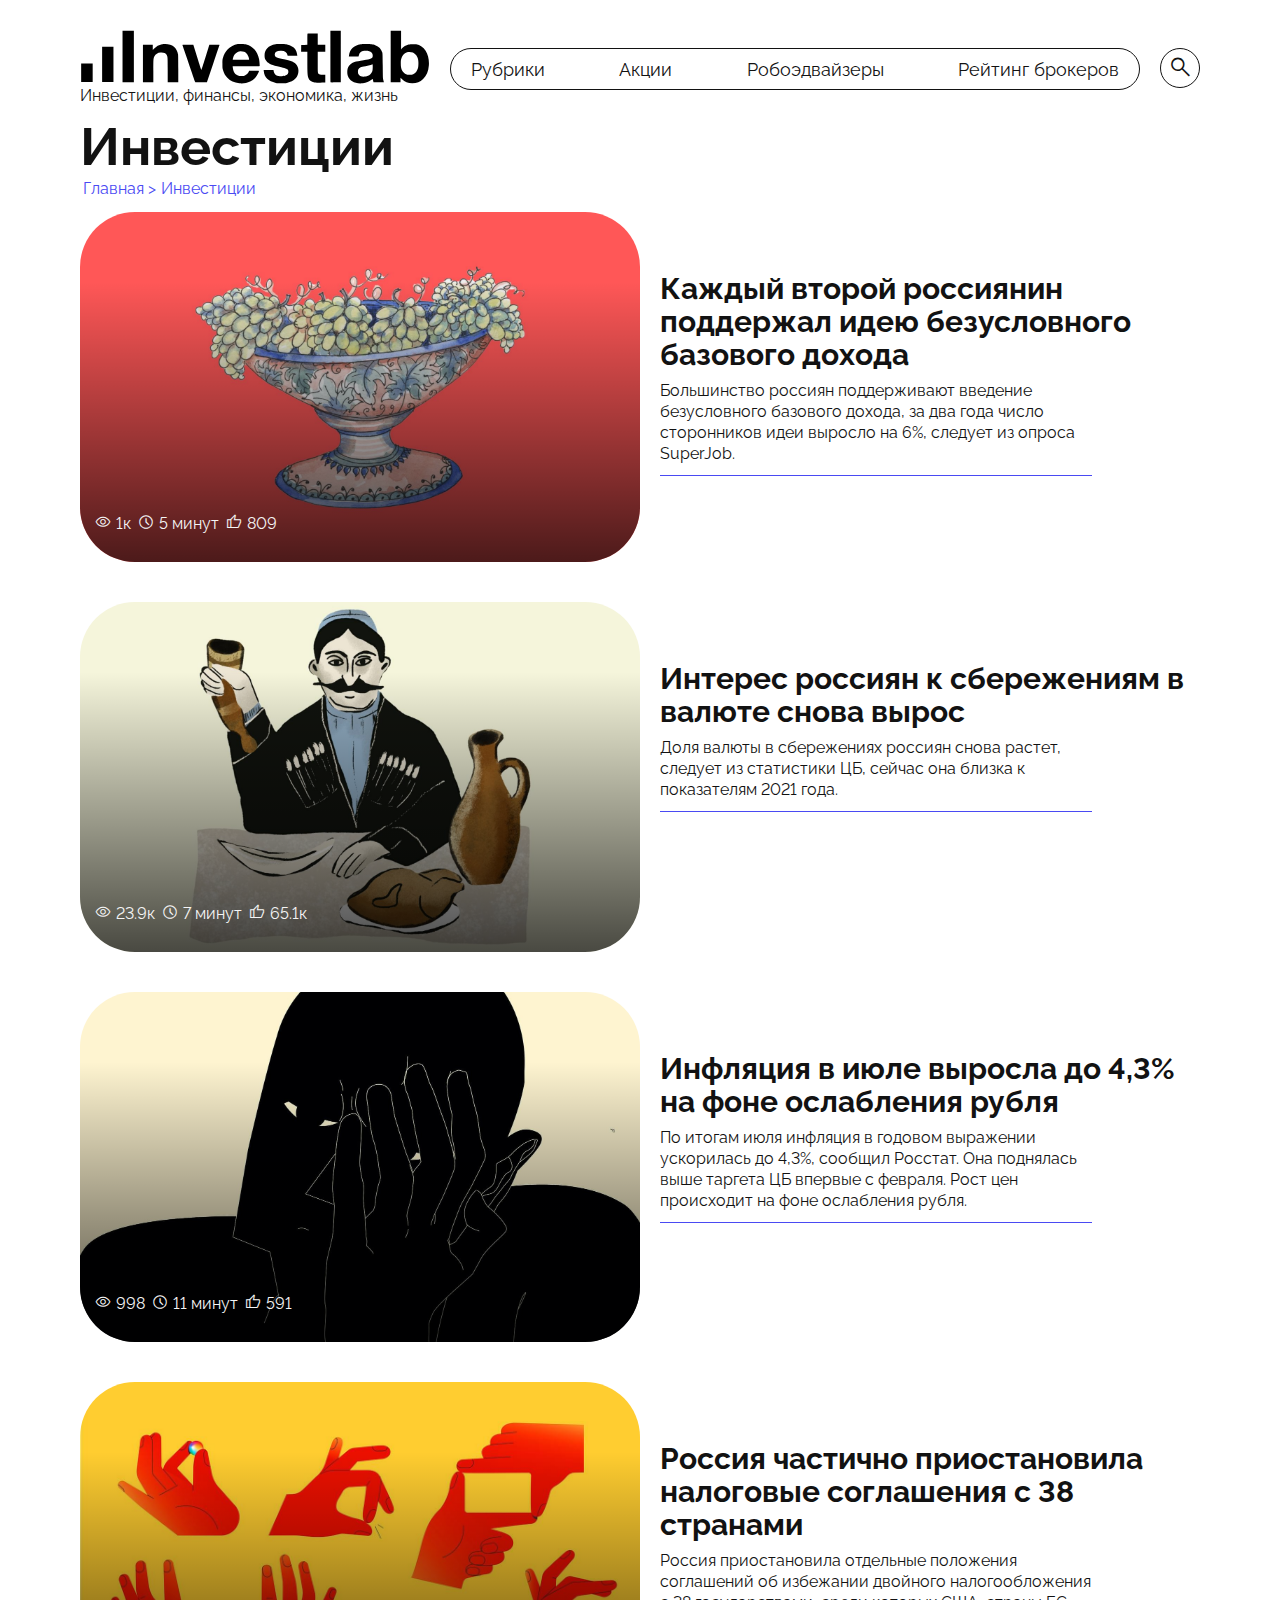
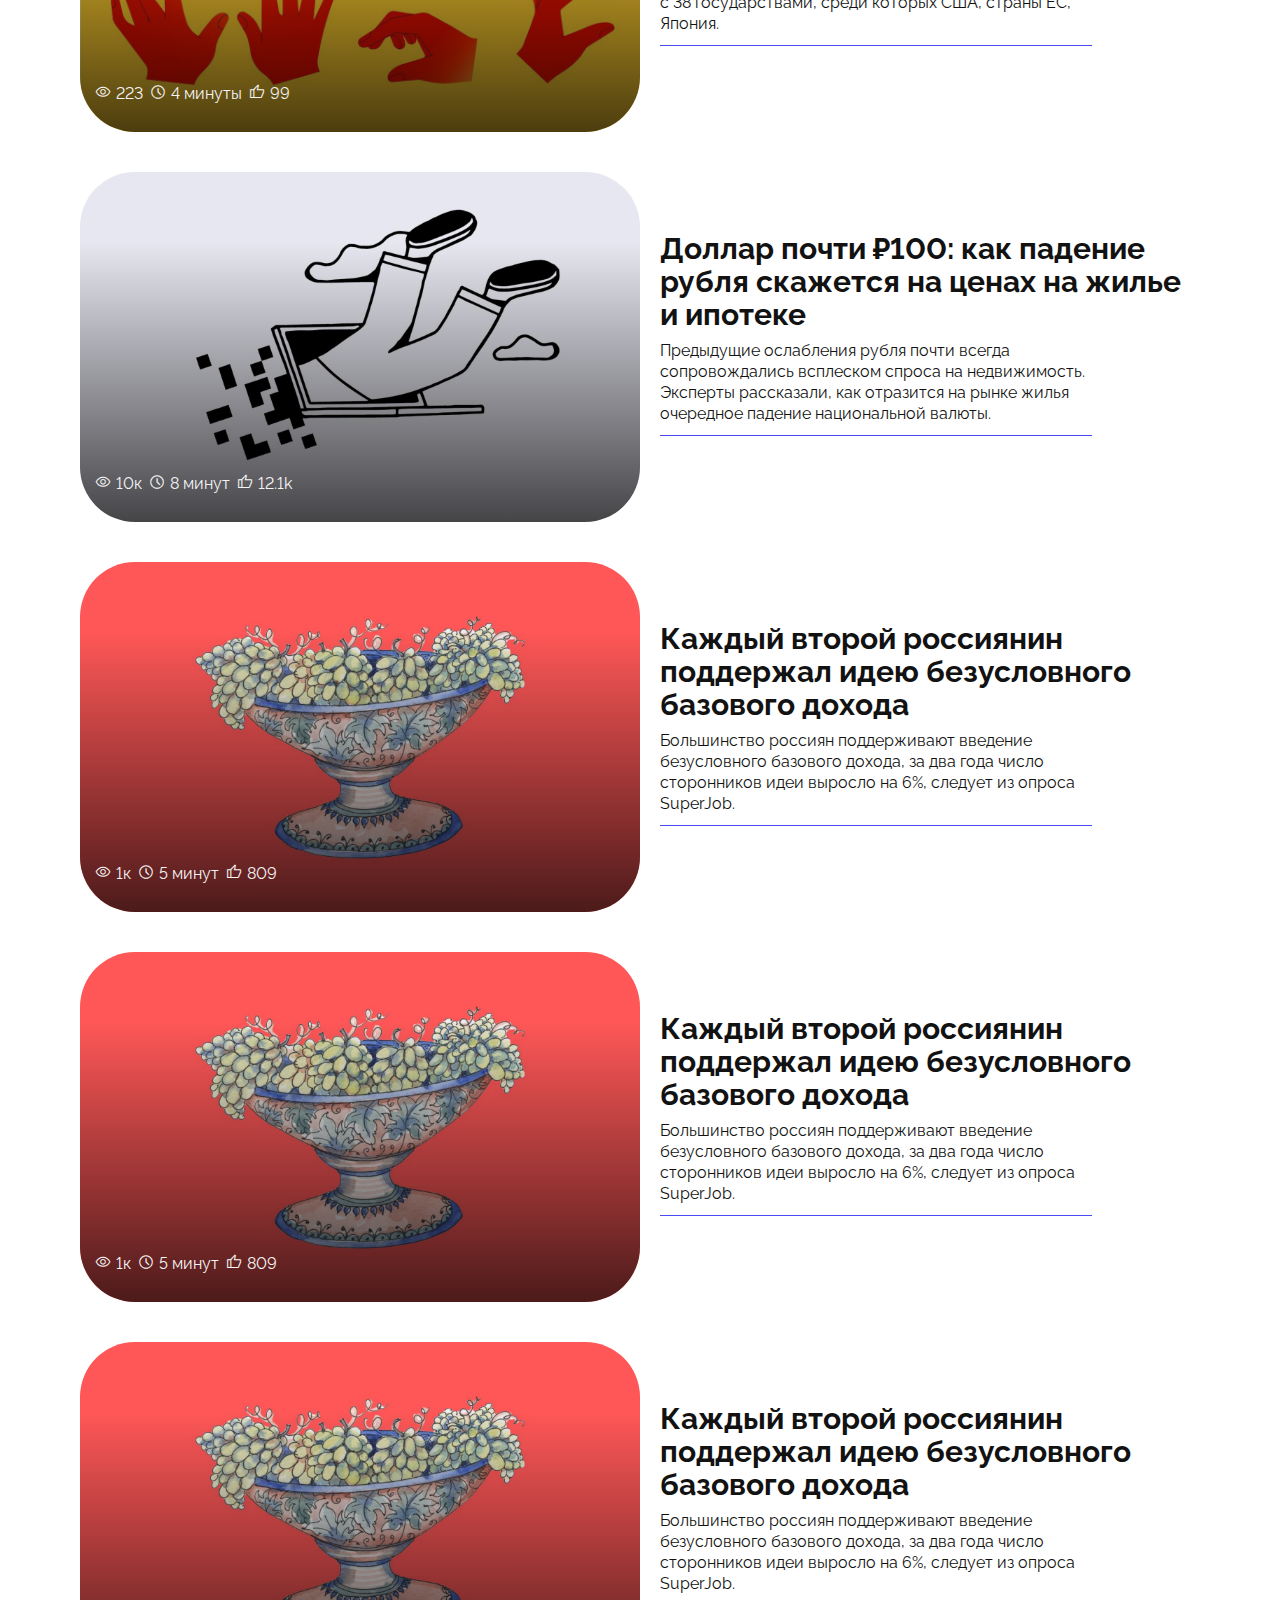
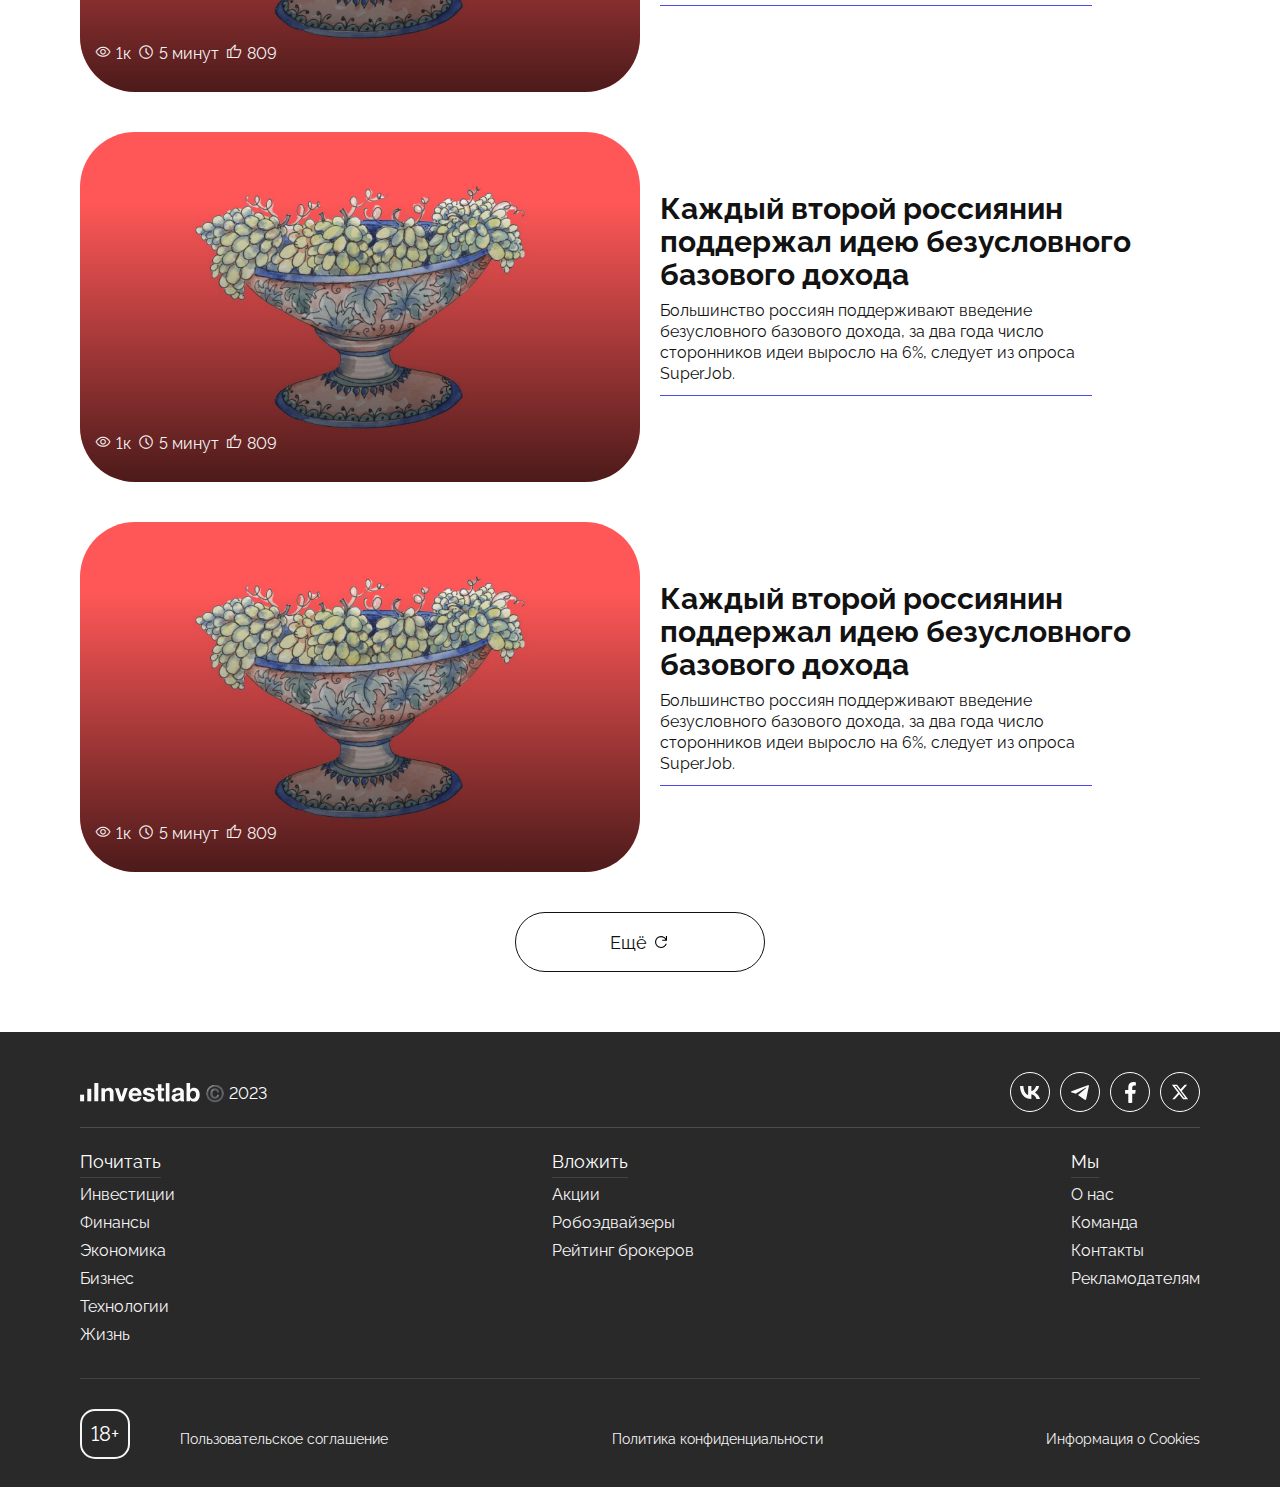
<file: archive.html>
<!DOCTYPE html>
<html lang="ru">
<head>
	<meta charset="UTF-8">
	<meta http-equiv="X-UA-Compatible" content="IE=edge">
	<meta name="viewport" content="width=device-width, initial-scale=1.0">
	<link rel="stylesheet" href="assets/css/header.min.css">
	<link rel="stylesheet" href="assets/css/style.min.css">
	<link rel="stylesheet" href="assets/css/archive.min.css">
	<link rel="stylesheet" href="assets/css/single.min.css">
	<link rel="stylesheet" href="assets/css/stocks.min.css">
	<link rel="stylesheet" href="assets/css/stock-single.min.css">
	<link rel="stylesheet" href="assets/css/footer.min.css">
	<link rel="stylesheet" href="assets/css/permanent.min.css">
	<link rel="stylesheet" href="assets/css/buttons.min.css">
	<title></title>
</head>
<body>
		<header class="header">
			<div class="header__wrapper container">
				<div class="header__container">
	
					<div class="header-logo">
						<div class="header-logo__wrapper">
							<div class="header-logo__container">
								<div class="header-logo__image">
									<a href=""><img src="assets/img/logo-investlab-black.svg" alt=""></a>
								</div>
	
								<div class="header-logo__title">
									<div class="header-logo__title-wrapper">
										<div class="header-logo__title-container text">
											<h1>Инвестиции, финансы, экономика, жизнь</h1>
										</div>
									</div>
								</div>
	
							</div>
						</div>
					</div>
	
					<nav class="menu">
						<div class="menu__wrapper">
							<div class="menu__container text">

								<div class="menu__mobile-title container text-semibold">
									<div class="menu__mobile-title-wrapper">
										<div class="menu__mobile-title-container">
											<p>Меню</p>
											<div class="menu__mobile-close"><div class="icon-close"></div></div>
										</div>
									</div>
								</div>
	
								<ul>
									<li class="menu__category">
										<span>Рубрики<div class="icon-right-arrow"></div></span>
	
										<ul>
											<li><a href="">Инвестиции</a></li>
											<li><a href="">Финансы</a></li>
											<li><a href="">Экономика</a></li>
											<li><a href="">Бизнес</a></li>
											<li><a href="">Технологии</a></li>
											<li><a href="">Жизнь</a></li>
										</ul>
									</li>
	
									<li class="menu__category">
										<span>Акции<div class="icon-right-arrow"></div></span>
	
										<ul>
											<li class="menu__subcategory"><span>Страны<div class="icon-right-arrow"></div></span>
												<ul>
													<li><a href="">Россия</a></li>
													<li><a href="">Китай</a></li>
													<li><a href="">США</a></li>
													<li><a href="">Все зарубежные</a></li>
												</ul>
											</li>
	
											<li class="menu__subcategory"><span>Дивидендные<div class="icon-right-arrow"></div></span>
												<ul>
													<li><a href="">Российские дивидендные акции</a></li>
													<li><a href="">Дивидендные акции США</a></li>
													<li><a href="">Акции без дивидендов</a></li>
												</ul>
											</li>
	
											<li class="menu__subcategory"><span>Типы<div class="icon-right-arrow"></div></span>
												<ul>
													<li><a href="">Обыкновенные</a></li>
													<li><a href="">Привилегированные</a></li>
												</ul>
											</li>
	
											<li class="menu__subcategory"><span>Валюта<div class="icon-right-arrow"></div></span>
												<ul>
													<li><a href="">Рубли</a></li>
													<li><a href="">Доллары</a></li>
													<li><a href="">Евро</a></li>
												</ul>
											</li>

											<li class="menu__subcategory"><span>Отрасли<div class="icon-right-arrow"></div></span>
												<ul>
													<li><a href="">Авиационная</a></li>
													<li><a href="">Автопроизводство</a></li>
													<li><a href="">Банки и финансы</a></li>
													<li><a href="">Добытчики угля</a></li>
													<li><a href="">Зелёная энергетика</a></li>
													<li><a href="">Золотодобывающая</a></li>
													<li><a href="">Металлургическая</a></li>
													<li><a href="">Нефтегазовая</a></li>
													<li><a href="">Потребительская</a></li>
													<li><a href="">Промышленность</a></li>
													<li><a href="">Сельскохозяйственная</a></li>
													<li><a href="">Строительная</a></li>
													<li><a href="">Сырьевая</a></li>
													<li><a href="">Телекоммуникационная</a></li>
													<li><a href="">Технологическая</a></li>
													<li><a href="">Фармацевтическая</a></li>
													<li><a href="">Энергетическая</a></li>
												</ul>
											</li>
										</ul>
									</li>
	
									<li class="menu__category">
										<span><a href="">Робоэдвайзеры</a></span>
									</li>
	
									<li class="menu__category">
										<span><a href="">Рейтинг брокеров</a></span>
									</li>

								</ul>

								<div class="menu__mobile-tags container text">
									<div class="menu__mobile-tags-wrapper">
										<div class="menu__mobile-tags-container">
											<a href=""><div class="menu__mobile-tag"><p>Лучшие акции</p></div></a>
											<a href=""><div class="menu__mobile-tag"><p>Дивидендные аристократы</p></div></a>
											<a href=""><div class="menu__mobile-tag"><p>Экономика России</p></div></a>
											<a href=""><div class="menu__mobile-tag"><p>Карьера</p></div></a>
											<a href=""><div class="menu__mobile-tag"><p>Финансовая грамотность</p></div></a>
											<a href=""><div class="menu__mobile-tag"><p>Инвестиции для новичков</p></div></a>
											<a href=""><div class="menu__mobile-tag"><p>Валюта</p></div></a>
										</div>
									</div>
								</div>
							</div>
						</div>

						<div class="search">
							<div class="search__wrapper">
								<div class="search__container">
									<div class="search__input text">
										<div class="search__input-container">
											<form action="/search" method="post">
												<input type="text" id="search" name="search" placeholder="Найти..." autocomplete="off" required>
												<div class="search__text-cancel"><p>Стереть</p></div>
												<div class="search__image-close"><div class="icon-close"></div></div>
											</form>
										</div>
									</div>
									<div class="search__image"><div class="icon-search"></div></div>
								</div>
							</div>
						</div>

						<div class="burger">
							<div class="burger__wrapper">
								<div class="burger__container">
									<div class="burger__image"><div class="icon-menu"></div></div>
								</div>
							</div>
						</div>
					</nav>
				</div>
			</div>
		</header>




<main class="category">
	<div class="category__wrapper">
		<div class="category__container">

			<section class="category-items">
				<div class="category-items__wrapper">
					<div class="category-items__container container">

						<div class="category-title">
							<div class="category-title__container text-bold">
								<h1>Инвестиции</h1>
							</div>
						</div>

						<div class="breadcrumbs">
							<div class="breadcrumbs__wrapper">

								<div class="breadcrumbs__container text" itemscope itemtype="http://schema.org/BreadcrumbList">
									<ul>
										<li itemprop="itemListElement" itemscope itemtype="http://schema.org/ListItem">
											<a itemprop="item" href="">
												<span itemprop="name">Главная</span>
											</a>
											<meta itemprop="position" content="1">
										</li>

										<li itemprop="itemListElement" itemscope itemtype="http://schema.org/ListItem">
											<span itemprop="item" itemprop="name">Инвестиции</span>
											<meta itemprop="position" content="2">
										</li>
									</ul>
								</div>
							</div>
						</div>
					</div>
				</div>
				
				<section class="posts-category">
					<div class="posts-category__container container">
						<div class="post-category--long">
							<div class="post-category__wrapper">
								<a href="">
									<div class="post-category__container">
										<div class="post-category__image aci">
											<div class="post-category__overlay"></div>
											<img src="assets/img/pic-14.jpg" alt="">
	
											<div class="post-category__info">
												<div class="post-category__info-wrapper">
													<div class="post-category__info-container">
														<div class="post-category__icons">
															<div class="post-category__icons-container text">
																<div class="post-category__icons-view">
																	<span class="icon-visibility"></span>
																	<span>1к</span>
																</div>
																<div class="post-category__icons-time">
																	<span class="icon-timer"></span>
																	<span>5 минут</span>
																</div>
																<div class="post-category__icons-like">
																	<span class="icon-thumb-up"></span>
																	<span>809</span>
																</div>
															</div>
														</div>

													</div>
												</div>
											</div>
										</div>
	
										<div class="post-category__title text">
											<h2 class="text-bold">Каждый второй россиянин поддержал идею безусловного базового дохода</h2>
											<p>Большинство россиян поддерживают введение безусловного базового дохода, за два года число сторонников идеи выросло на 6%, следует из опроса SuperJob.</p>
										</div>
									</div>
								</a>
							</div>
						</div>

						<div class="post-category--long">
							<div class="post-category__wrapper">
								<a href="">
									<div class="post-category__container">
										<div class="post-category__image aci">
											<div class="post-category__overlay"></div>
											<img src="assets/img/pic-15.jpg" alt="">
	
											<div class="post-category__info">
												<div class="post-category__info-wrapper">
													<div class="post-category__info-container">
														<div class="post-category__icons">
															<div class="post-category__icons-container text">
																<div class="post-category__icons-view">
																	<span class="icon-visibility"></span>
																	<span>23.9к</span>
																</div>
																<div class="post-category__icons-time">
																	<span class="icon-timer"></span>
																	<span>7 минут</span>
																</div>
																<div class="post-category__icons-like">
																	<span class="icon-thumb-up"></span>
																	<span>65.1к</span>
																</div>
															</div>
														</div>
	
													</div>
												</div>
											</div>
										</div>
	
										<div class="post-category__title text">
											<h2 class="text-bold">Интерес россиян к сбережениям в валюте снова вырос</h2>
											<p>Доля валюты в сбережениях россиян снова растет, следует из статистики ЦБ, сейчас она близка к показателям 2021 года.</p>
										</div>
									</div>
								</a>
							</div>
						</div>

						<div class="post-category--long">
							<div class="post-category__wrapper">
								<a href="">
									<div class="post-category__container">
										<div class="post-category__image aci">
											<div class="post-category__overlay"></div>
											<img src="assets/img/pic-16.jpg" alt="">
	
											<div class="post-category__info">
												<div class="post-category__info-wrapper">
													<div class="post-category__info-container">
														<div class="post-category__icons">
															<div class="post-category__icons-container text">
																<div class="post-category__icons-view">
																	<span class="icon-visibility"></span>
																	<span>998</span>
																</div>
																<div class="post-category__icons-time">
																	<span class="icon-timer"></span>
																	<span>11 минут</span>
																</div>
																<div class="post-category__icons-like">
																	<span class="icon-thumb-up"></span>
																	<span>591</span>
																</div>
															</div>
														</div>
	
													</div>
												</div>
											</div>
										</div>
	
										<div class="post-category__title text">
											<h2 class="text-bold">Инфляция в июле выросла до 4,3% на фоне ослабления рубля</h2>
											<p>По итогам июля инфляция в годовом выражении ускорилась до 4,3%, сообщил Росстат. Она поднялась выше таргета ЦБ впервые с февраля. Рост цен происходит на фоне ослабления рубля.</p>
										</div>
									</div>
								</a>
							</div>
						</div>

						<div class="post-category--long">
							<div class="post-category__wrapper">
								<a href="">
									<div class="post-category__container">
										<div class="post-category__image aci">
											<div class="post-category__overlay"></div>
											<img src="assets/img/pic-17.jpg" alt="">
	
											<div class="post-category__info">
												<div class="post-category__info-wrapper">
													<div class="post-category__info-container">
														<div class="post-category__icons">
															<div class="post-category__icons-container text">
																<div class="post-category__icons-view">
																	<span class="icon-visibility"></span>
																	<span>223</span>
																</div>
																<div class="post-category__icons-time">
																	<span class="icon-timer"></span>
																	<span>4 минуты</span>
																</div>
																<div class="post-category__icons-like">
																	<span class="icon-thumb-up"></span>
																	<span>99</span>
																</div>
															</div>
														</div>
	
													</div>
												</div>
											</div>
										</div>
	
										<div class="post-category__title text">
											<h2 class="text-bold">Россия частично приостановила налоговые соглашения с 38 странами</h2>
											<p>Россия приостановила отдельные положения соглашений об избежании двойного налогообложения с 38 государствами, среди которых США, страны ЕС, Япония.</p>
										</div>
									</div>
								</a>
							</div>
						</div>

						<div class="post-category--long">
							<div class="post-category__wrapper">
								<a href="">
									<div class="post-category__container">
										<div class="post-category__image aci">
											<div class="post-category__overlay"></div>
											<img src="assets/img/pic-18.jpg" alt="">
	
											<div class="post-category__info">
												<div class="post-category__info-wrapper">
													<div class="post-category__info-container">
														<div class="post-category__icons">
															<div class="post-category__icons-container text">
																<div class="post-category__icons-view">
																	<span class="icon-visibility"></span>
																	<span>10к</span>
																</div>
																<div class="post-category__icons-time">
																	<span class="icon-timer"></span>
																	<span>8 минут</span>
																</div>
																<div class="post-category__icons-like">
																	<span class="icon-thumb-up"></span>
																	<span>12.1k</span>
																</div>
															</div>
														</div>
	
													</div>
												</div>
											</div>
										</div>
	
										<div class="post-category__title text">
											<h2 class="text-bold">Доллар почти ₽100: как падение рубля скажется на ценах на жилье и ипотеке</h2>
											<p>Предыдущие ослабления рубля почти всегда сопровождались всплеском спроса на недвижимость. Эксперты рассказали, как отразится на рынке жилья очередное падение национальной валюты.</p>
										</div>
									</div>
								</a>
							</div>
						</div>


						<div class="post-category--long">
							<div class="post-category__wrapper">
								<a href="">
									<div class="post-category__container">
										<div class="post-category__image aci">
											<div class="post-category__overlay"></div>
											<img src="assets/img/pic-14.jpg" alt="">
	
											<div class="post-category__info">
												<div class="post-category__info-wrapper">
													<div class="post-category__info-container">
														<div class="post-category__icons">
															<div class="post-category__icons-container text">
																<div class="post-category__icons-view">
																	<span class="icon-visibility"></span>
																	<span>1к</span>
																</div>
																<div class="post-category__icons-time">
																	<span class="icon-timer"></span>
																	<span>5 минут</span>
																</div>
																<div class="post-category__icons-like">
																	<span class="icon-thumb-up"></span>
																	<span>809</span>
																</div>
															</div>
														</div>

													</div>
												</div>
											</div>
										</div>
	
										<div class="post-category__title text">
											<h2 class="text-bold">Каждый второй россиянин поддержал идею безусловного базового дохода</h2>
											<p>Большинство россиян поддерживают введение безусловного базового дохода, за два года число сторонников идеи выросло на 6%, следует из опроса SuperJob.</p>
										</div>
									</div>
								</a>
							</div>
						</div>


						<div class="post-category--long">
							<div class="post-category__wrapper">
								<a href="">
									<div class="post-category__container">
										<div class="post-category__image aci">
											<div class="post-category__overlay"></div>
											<img src="assets/img/pic-14.jpg" alt="">
	
											<div class="post-category__info">
												<div class="post-category__info-wrapper">
													<div class="post-category__info-container">
														<div class="post-category__icons">
															<div class="post-category__icons-container text">
																<div class="post-category__icons-view">
																	<span class="icon-visibility"></span>
																	<span>1к</span>
																</div>
																<div class="post-category__icons-time">
																	<span class="icon-timer"></span>
																	<span>5 минут</span>
																</div>
																<div class="post-category__icons-like">
																	<span class="icon-thumb-up"></span>
																	<span>809</span>
																</div>
															</div>
														</div>

													</div>
												</div>
											</div>
										</div>
	
										<div class="post-category__title text">
											<h2 class="text-bold">Каждый второй россиянин поддержал идею безусловного базового дохода</h2>
											<p>Большинство россиян поддерживают введение безусловного базового дохода, за два года число сторонников идеи выросло на 6%, следует из опроса SuperJob.</p>
										</div>
									</div>
								</a>
							</div>
						</div>


						<div class="post-category--long">
							<div class="post-category__wrapper">
								<a href="">
									<div class="post-category__container">
										<div class="post-category__image aci">
											<div class="post-category__overlay"></div>
											<img src="assets/img/pic-14.jpg" alt="">
	
											<div class="post-category__info">
												<div class="post-category__info-wrapper">
													<div class="post-category__info-container">
														<div class="post-category__icons">
															<div class="post-category__icons-container text">
																<div class="post-category__icons-view">
																	<span class="icon-visibility"></span>
																	<span>1к</span>
																</div>
																<div class="post-category__icons-time">
																	<span class="icon-timer"></span>
																	<span>5 минут</span>
																</div>
																<div class="post-category__icons-like">
																	<span class="icon-thumb-up"></span>
																	<span>809</span>
																</div>
															</div>
														</div>

													</div>
												</div>
											</div>
										</div>
	
										<div class="post-category__title text">
											<h2 class="text-bold">Каждый второй россиянин поддержал идею безусловного базового дохода</h2>
											<p>Большинство россиян поддерживают введение безусловного базового дохода, за два года число сторонников идеи выросло на 6%, следует из опроса SuperJob.</p>
										</div>
									</div>
								</a>
							</div>
						</div>


						<div class="post-category--long">
							<div class="post-category__wrapper">
								<a href="">
									<div class="post-category__container">
										<div class="post-category__image aci">
											<div class="post-category__overlay"></div>
											<img src="assets/img/pic-14.jpg" alt="">
	
											<div class="post-category__info">
												<div class="post-category__info-wrapper">
													<div class="post-category__info-container">
														<div class="post-category__icons">
															<div class="post-category__icons-container text">
																<div class="post-category__icons-view">
																	<span class="icon-visibility"></span>
																	<span>1к</span>
																</div>
																<div class="post-category__icons-time">
																	<span class="icon-timer"></span>
																	<span>5 минут</span>
																</div>
																<div class="post-category__icons-like">
																	<span class="icon-thumb-up"></span>
																	<span>809</span>
																</div>
															</div>
														</div>

													</div>
												</div>
											</div>
										</div>
	
										<div class="post-category__title text">
											<h2 class="text-bold">Каждый второй россиянин поддержал идею безусловного базового дохода</h2>
											<p>Большинство россиян поддерживают введение безусловного базового дохода, за два года число сторонников идеи выросло на 6%, следует из опроса SuperJob.</p>
										</div>
									</div>
								</a>
							</div>
						</div>


						<div class="post-category--long">
							<div class="post-category__wrapper">
								<a href="">
									<div class="post-category__container">
										<div class="post-category__image aci">
											<div class="post-category__overlay"></div>
											<img src="assets/img/pic-14.jpg" alt="">
	
											<div class="post-category__info">
												<div class="post-category__info-wrapper">
													<div class="post-category__info-container">
														<div class="post-category__icons">
															<div class="post-category__icons-container text">
																<div class="post-category__icons-view">
																	<span class="icon-visibility"></span>
																	<span>1к</span>
																</div>
																<div class="post-category__icons-time">
																	<span class="icon-timer"></span>
																	<span>5 минут</span>
																</div>
																<div class="post-category__icons-like">
																	<span class="icon-thumb-up"></span>
																	<span>809</span>
																</div>
															</div>
														</div>

													</div>
												</div>
											</div>
										</div>
	
										<div class="post-category__title text">
											<h2 class="text-bold">Каждый второй россиянин поддержал идею безусловного базового дохода</h2>
											<p>Большинство россиян поддерживают введение безусловного базового дохода, за два года число сторонников идеи выросло на 6%, следует из опроса SuperJob.</p>
										</div>
									</div>
								</a>
							</div>
						</div>


						<div class="post-category--long">
							<div class="post-category__wrapper">
								<a href="">
									<div class="post-category__container">
										<div class="post-category__image aci">
											<div class="post-category__overlay"></div>
											<img src="assets/img/pic-14.jpg" alt="">
	
											<div class="post-category__info">
												<div class="post-category__info-wrapper">
													<div class="post-category__info-container">
														<div class="post-category__icons">
															<div class="post-category__icons-container text">
																<div class="post-category__icons-view">
																	<span class="icon-visibility"></span>
																	<span>1к</span>
																</div>
																<div class="post-category__icons-time">
																	<span class="icon-timer"></span>
																	<span>5 минут</span>
																</div>
																<div class="post-category__icons-like">
																	<span class="icon-thumb-up"></span>
																	<span>809</span>
																</div>
															</div>
														</div>

													</div>
												</div>
											</div>
										</div>
	
										<div class="post-category__title text">
											<h2 class="text-bold">Каждый второй россиянин поддержал идею безусловного базового дохода</h2>
											<p>Большинство россиян поддерживают введение безусловного базового дохода, за два года число сторонников идеи выросло на 6%, следует из опроса SuperJob.</p>
										</div>
									</div>
								</a>
							</div>
						</div>


						<div class="post-category--long">
							<div class="post-category__wrapper">
								<a href="">
									<div class="post-category__container">
										<div class="post-category__image aci">
											<div class="post-category__overlay"></div>
											<img src="assets/img/pic-15.jpg" alt="">
	
											<div class="post-category__info">
												<div class="post-category__info-wrapper">
													<div class="post-category__info-container">
														<div class="post-category__icons">
															<div class="post-category__icons-container text">
																<div class="post-category__icons-view">
																	<span class="icon-visibility"></span>
																	<span>23.9к</span>
																</div>
																<div class="post-category__icons-time">
																	<span class="icon-timer"></span>
																	<span>7 минут</span>
																</div>
																<div class="post-category__icons-like">
																	<span class="icon-thumb-up"></span>
																	<span>65.1к</span>
																</div>
															</div>
														</div>
	
													</div>
												</div>
											</div>
										</div>
	
										<div class="post-category__title text">
											<h2 class="text-bold">Интерес россиян к сбережениям в валюте снова вырос</h2>
											<p>Доля валюты в сбережениях россиян снова растет, следует из статистики ЦБ, сейчас она близка к показателям 2021 года.</p>
										</div>
									</div>
								</a>
							</div>
						</div>

						<div class="post-category--long">
							<div class="post-category__wrapper">
								<a href="">
									<div class="post-category__container">
										<div class="post-category__image aci">
											<div class="post-category__overlay"></div>
											<img src="assets/img/pic-16.jpg" alt="">
	
											<div class="post-category__info">
												<div class="post-category__info-wrapper">
													<div class="post-category__info-container">
														<div class="post-category__icons">
															<div class="post-category__icons-container text">
																<div class="post-category__icons-view">
																	<span class="icon-visibility"></span>
																	<span>998</span>
																</div>
																<div class="post-category__icons-time">
																	<span class="icon-timer"></span>
																	<span>11 минут</span>
																</div>
																<div class="post-category__icons-like">
																	<span class="icon-thumb-up"></span>
																	<span>591</span>
																</div>
															</div>
														</div>
	
													</div>
												</div>
											</div>
										</div>
	
										<div class="post-category__title text">
											<h2 class="text-bold">Инфляция в июле выросла до 4,3% на фоне ослабления рубля</h2>
											<p>По итогам июля инфляция в годовом выражении ускорилась до 4,3%, сообщил Росстат. Она поднялась выше таргета ЦБ впервые с февраля. Рост цен происходит на фоне ослабления рубля.</p>
										</div>
									</div>
								</a>
							</div>
						</div>

						<div class="post-category--long">
							<div class="post-category__wrapper">
								<a href="">
									<div class="post-category__container">
										<div class="post-category__image aci">
											<div class="post-category__overlay"></div>
											<img src="assets/img/pic-17.jpg" alt="">
	
											<div class="post-category__info">
												<div class="post-category__info-wrapper">
													<div class="post-category__info-container">
														<div class="post-category__icons">
															<div class="post-category__icons-container text">
																<div class="post-category__icons-view">
																	<span class="icon-visibility"></span>
																	<span>223</span>
																</div>
																<div class="post-category__icons-time">
																	<span class="icon-timer"></span>
																	<span>4 минуты</span>
																</div>
																<div class="post-category__icons-like">
																	<span class="icon-thumb-up"></span>
																	<span>99</span>
																</div>
															</div>
														</div>
	
													</div>
												</div>
											</div>
										</div>
	
										<div class="post-category__title text">
											<h2 class="text-bold">Россия частично приостановила налоговые соглашения с 38 странами</h2>
											<p>Россия приостановила отдельные положения соглашений об избежании двойного налогообложения с 38 государствами, среди которых США, страны ЕС, Япония.</p>
										</div>
									</div>
								</a>
							</div>
						</div>

						<div class="post-category--long">
							<div class="post-category__wrapper">
								<a href="">
									<div class="post-category__container">
										<div class="post-category__image aci">
											<div class="post-category__overlay"></div>
											<img src="assets/img/pic-18.jpg" alt="">
	
											<div class="post-category__info">
												<div class="post-category__info-wrapper">
													<div class="post-category__info-container">
														<div class="post-category__icons">
															<div class="post-category__icons-container text">
																<div class="post-category__icons-view">
																	<span class="icon-visibility"></span>
																	<span>10к</span>
																</div>
																<div class="post-category__icons-time">
																	<span class="icon-timer"></span>
																	<span>8 минут</span>
																</div>
																<div class="post-category__icons-like">
																	<span class="icon-thumb-up"></span>
																	<span>12.1k</span>
																</div>
															</div>
														</div>
	
													</div>
												</div>
											</div>
										</div>
	
										<div class="post-category__title text">
											<h2 class="text-bold">Доллар почти ₽100: как падение рубля скажется на ценах на жилье и ипотеке</h2>
											<p>Предыдущие ослабления рубля почти всегда сопровождались всплеском спроса на недвижимость. Эксперты рассказали, как отразится на рынке жилья очередное падение национальной валюты.</p>
										</div>
									</div>
								</a>
							</div>
						</div>

<!---->

						<div class="post-category--long">
							<div class="post-category__wrapper">
								<a href="">
									<div class="post-category__container">
										<div class="post-category__image aci">
											<div class="post-category__overlay"></div>
											<img src="assets/img/pic-14.jpg" alt="">
	
											<div class="post-category__info">
												<div class="post-category__info-wrapper">
													<div class="post-category__info-container">
														<div class="post-category__icons">
															<div class="post-category__icons-container text">
																<div class="post-category__icons-view">
																	<span class="icon-visibility"></span>
																	<span>1к</span>
																</div>
																<div class="post-category__icons-time">
																	<span class="icon-timer"></span>
																	<span>5 минут</span>
																</div>
																<div class="post-category__icons-like">
																	<span class="icon-thumb-up"></span>
																	<span>809</span>
																</div>
															</div>
														</div>

													</div>
												</div>
											</div>
										</div>
	
										<div class="post-category__title text">
											<h2 class="text-bold">Каждый второй россиянин поддержал идею безусловного базового дохода</h2>
											<p>Большинство россиян поддерживают введение безусловного базового дохода, за два года число сторонников идеи выросло на 6%, следует из опроса SuperJob.</p>
										</div>
									</div>
								</a>
							</div>
						</div>


						<div class="post-category--long">
							<div class="post-category__wrapper">
								<a href="">
									<div class="post-category__container">
										<div class="post-category__image aci">
											<div class="post-category__overlay"></div>
											<img src="assets/img/pic-14.jpg" alt="">
	
											<div class="post-category__info">
												<div class="post-category__info-wrapper">
													<div class="post-category__info-container">
														<div class="post-category__icons">
															<div class="post-category__icons-container text">
																<div class="post-category__icons-view">
																	<span class="icon-visibility"></span>
																	<span>1к</span>
																</div>
																<div class="post-category__icons-time">
																	<span class="icon-timer"></span>
																	<span>5 минут</span>
																</div>
																<div class="post-category__icons-like">
																	<span class="icon-thumb-up"></span>
																	<span>809</span>
																</div>
															</div>
														</div>

													</div>
												</div>
											</div>
										</div>
	
										<div class="post-category__title text">
											<h2 class="text-bold">Каждый второй россиянин поддержал идею безусловного базового дохода</h2>
											<p>Большинство россиян поддерживают введение безусловного базового дохода, за два года число сторонников идеи выросло на 6%, следует из опроса SuperJob.</p>
										</div>
									</div>
								</a>
							</div>
						</div>


						<div class="post-category--long">
							<div class="post-category__wrapper">
								<a href="">
									<div class="post-category__container">
										<div class="post-category__image aci">
											<div class="post-category__overlay"></div>
											<img src="assets/img/pic-14.jpg" alt="">
	
											<div class="post-category__info">
												<div class="post-category__info-wrapper">
													<div class="post-category__info-container">
														<div class="post-category__icons">
															<div class="post-category__icons-container text">
																<div class="post-category__icons-view">
																	<span class="icon-visibility"></span>
																	<span>1к</span>
																</div>
																<div class="post-category__icons-time">
																	<span class="icon-timer"></span>
																	<span>5 минут</span>
																</div>
																<div class="post-category__icons-like">
																	<span class="icon-thumb-up"></span>
																	<span>809</span>
																</div>
															</div>
														</div>

													</div>
												</div>
											</div>
										</div>
	
										<div class="post-category__title text">
											<h2 class="text-bold">Каждый второй россиянин поддержал идею безусловного базового дохода</h2>
											<p>Большинство россиян поддерживают введение безусловного базового дохода, за два года число сторонников идеи выросло на 6%, следует из опроса SuperJob.</p>
										</div>
									</div>
								</a>
							</div>
						</div>


						<div class="post-category--long">
							<div class="post-category__wrapper">
								<a href="">
									<div class="post-category__container">
										<div class="post-category__image aci">
											<div class="post-category__overlay"></div>
											<img src="assets/img/pic-14.jpg" alt="">
	
											<div class="post-category__info">
												<div class="post-category__info-wrapper">
													<div class="post-category__info-container">
														<div class="post-category__icons">
															<div class="post-category__icons-container text">
																<div class="post-category__icons-view">
																	<span class="icon-visibility"></span>
																	<span>1к</span>
																</div>
																<div class="post-category__icons-time">
																	<span class="icon-timer"></span>
																	<span>5 минут</span>
																</div>
																<div class="post-category__icons-like">
																	<span class="icon-thumb-up"></span>
																	<span>809</span>
																</div>
															</div>
														</div>

													</div>
												</div>
											</div>
										</div>
	
										<div class="post-category__title text">
											<h2 class="text-bold">Каждый второй россиянин поддержал идею безусловного базового дохода</h2>
											<p>Большинство россиян поддерживают введение безусловного базового дохода, за два года число сторонников идеи выросло на 6%, следует из опроса SuperJob.</p>
										</div>
									</div>
								</a>
							</div>
						</div>


						<div class="post-category--long">
							<div class="post-category__wrapper">
								<a href="">
									<div class="post-category__container">
										<div class="post-category__image aci">
											<div class="post-category__overlay"></div>
											<img src="assets/img/pic-14.jpg" alt="">
	
											<div class="post-category__info">
												<div class="post-category__info-wrapper">
													<div class="post-category__info-container">
														<div class="post-category__icons">
															<div class="post-category__icons-container text">
																<div class="post-category__icons-view">
																	<span class="icon-visibility"></span>
																	<span>1к</span>
																</div>
																<div class="post-category__icons-time">
																	<span class="icon-timer"></span>
																	<span>5 минут</span>
																</div>
																<div class="post-category__icons-like">
																	<span class="icon-thumb-up"></span>
																	<span>809</span>
																</div>
															</div>
														</div>

													</div>
												</div>
											</div>
										</div>
	
										<div class="post-category__title text">
											<h2 class="text-bold">Каждый второй россиянин поддержал идею безусловного базового дохода</h2>
											<p>Большинство россиян поддерживают введение безусловного базового дохода, за два года число сторонников идеи выросло на 6%, следует из опроса SuperJob.</p>
										</div>
									</div>
								</a>
							</div>
						</div>


						<div class="post-category--long">
							<div class="post-category__wrapper">
								<a href="">
									<div class="post-category__container">
										<div class="post-category__image aci">
											<div class="post-category__overlay"></div>
											<img src="assets/img/pic-14.jpg" alt="">
	
											<div class="post-category__info">
												<div class="post-category__info-wrapper">
													<div class="post-category__info-container">
														<div class="post-category__icons">
															<div class="post-category__icons-container text">
																<div class="post-category__icons-view">
																	<span class="icon-visibility"></span>
																	<span>1к</span>
																</div>
																<div class="post-category__icons-time">
																	<span class="icon-timer"></span>
																	<span>5 минут</span>
																</div>
																<div class="post-category__icons-like">
																	<span class="icon-thumb-up"></span>
																	<span>809</span>
																</div>
															</div>
														</div>

													</div>
												</div>
											</div>
										</div>
	
										<div class="post-category__title text">
											<h2 class="text-bold">Каждый второй россиянин поддержал идею безусловного базового дохода</h2>
											<p>Большинство россиян поддерживают введение безусловного базового дохода, за два года число сторонников идеи выросло на 6%, следует из опроса SuperJob.</p>
										</div>
									</div>
								</a>
							</div>
						</div>

					</div>
				</section>
			</section>

			<div class="button--archive">
				<div class="button__wrapper">
					<div class="button__container">
						<button class="text">Ещё</button>
						<div class="button__icon-refresh"><img src="assets/img/icon-refresh.svg" alt=""></div>
					</div>
				</div>
			</div>

			<span class="popup-notification--up">
				<div class="popup-notification__wrapper">
					<div class="popup-notification__container text">
						<span class="icon-top-arrow"></span>
					</div>
				</div>
			</span>
			
		</div>
	</div>
</main>

	<footer class="footer">
			<div class="footer__wrapper container">
				<div class="footer__container ">
					<section class="footer-logo">
						<div class="footer-logo__wrapper">
							<div class="footer-logo__container">
								<div class="footer-logo__image">
									<img src="assets/img/logo-investlab-white.svg" alt="">
								</div>
							</div>
						</div>

						<div class="copyright">
							<div class="copyright__container">
								<div class="copyright__wrapper text">
									<p>©️ 2023</p>
								</div>
							</div>
						</div>
					</section>

					<section class="social">
						<div class="social__wrapper">
							<div class="social__container">
								<a href=""><div class="vk social__icons"><img src="assets/img/icon-vk.svg" alt=""></div></a>
								<a href=""><div class="telegram social__icons"><img src="assets/img/icon-telegram.svg" alt=""></div></a>
								<a href=""><div class="facebook social__icons"><img src="assets/img/icon-facebook.svg" alt=""></div></a>
								<a href=""><div class="twitter social__icons"><img src="assets/img/icon-twitter.svg" alt=""></div></a>
							</div>
						</div>
					</section>
				</div>

				<section class="footer-nav">
					<div class="footer-nav__wrapper">
						<div class="footer-nav__container text">
				
							<div class="footer-nav__list">
								<div class="footer-nav__list-wrapper">
									<div class="footer-nav__list-container">
										<div class="footer-nav__list-title">
											<span>Почитать</span>
										</div>
										<ul>
											<li><a href="">Инвестиции</a></li>
											<li><a href="">Финансы</a></li>
											<li><a href="">Экономика</a></li>
											<li><a href="">Бизнес</a></li>
											<li><a href="">Технологии</a></li>
											<li><a href="">Жизнь</a></li>
										</ul>
									</div>
								</div>
							</div>
				
							<div class="footer-nav__list">
								<div class="footer-nav__list-wrapper">
									<div class="footer-nav__list-container">
										<div class="footer-nav__list-title">
											<span>Вложить</span>
										</div>
										<ul>
											<li><a href="">Акции</a></li>
											<li><a href="">Робоэдвайзеры</a></li>
											<li><a href="">Рейтинг брокеров</a></li>
										</ul>
									</div>
								</div>
							</div>
				
							<div class="footer-nav__list">
								<div class="footer-nav__list-wrapper">
									<div class="footer-nav__list-container">
										<div class="footer-nav__list-title">
											<span>Мы</span>
										</div>
										<ul>
											<li><a href="">О нас</a></li>
											<li><a href="">Команда</a></li>
											<li><a href="">Контакты</a></li>
											<li><a href="">Рекламодателям</a></li>
										</ul>
									</div>
								</div>
							</div>
						</div>
					</div>
				</section>

				<section class="terms">
					<div class="terms__wrapper">
						<div class="terms__container text">
							<div class="age-limit">
								<div class="age-limit__wrapper">
									<div class="age-limit__container">
										<p>18+</p>
									</div>
								</div>
							</div>
							<ul>
								<li><a href="">Пользовательское соглашение</a></li>
								<li><a href="">Политика конфиденциальности</a></li>
								<li><a href="">Информация о Cookies</a></li>
							</ul>
						</div>
					</div>
				</section>
			</div>
	</footer>
		<script src="assets/js/main.min.js"></script>
		<script src="assets/js/archive.min.js"></script>
		<script src="assets/js/single.min.js"></script>
		<script src="assets/js/stocks.min.js"></script>
		<script src="assets/js/stocks-markets.min.js"></script>
		<script src="assets/js/stock-single.min.js"></script>
	</body>
</html>
</file>
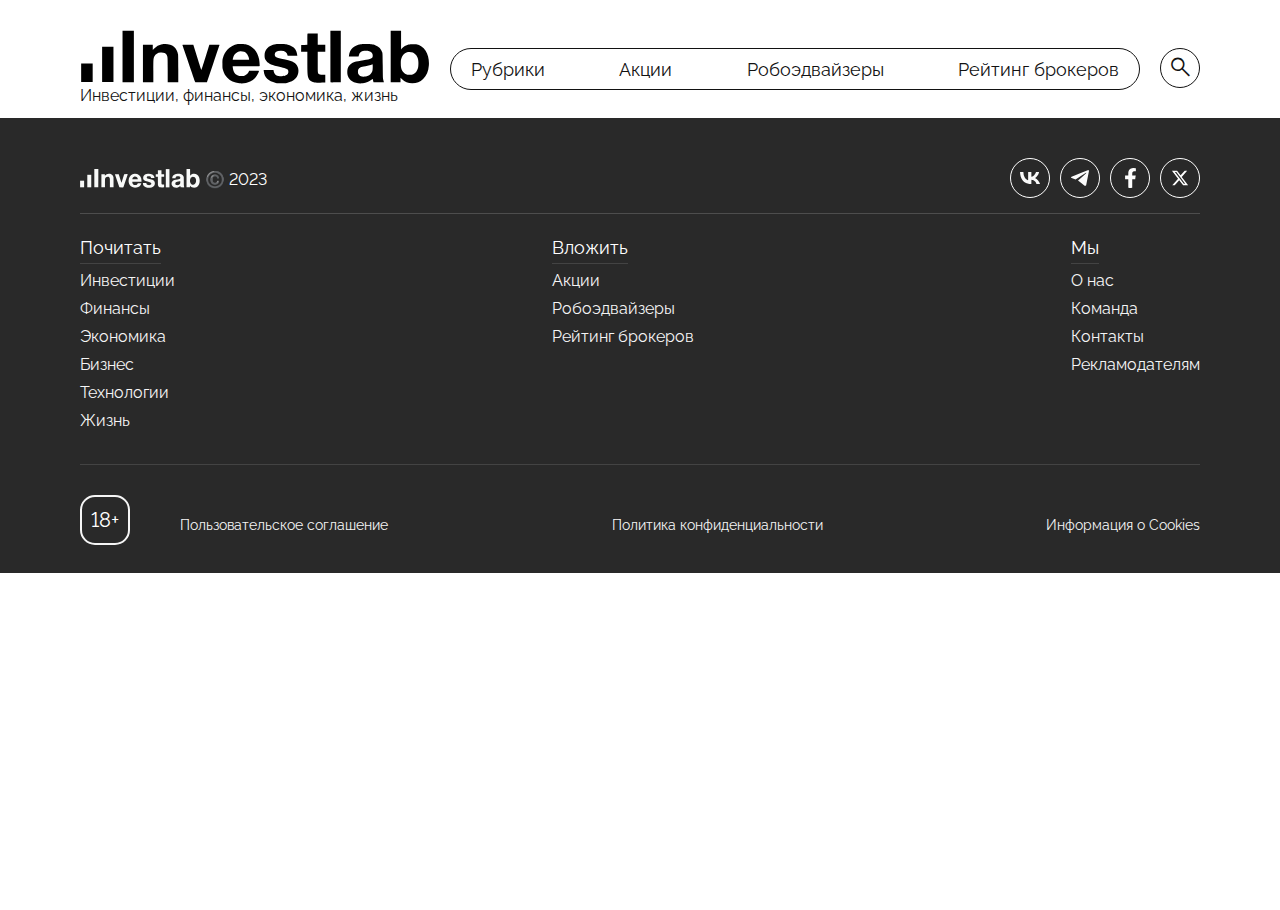
<file: page.html>
<!DOCTYPE html>
<html lang="ru">
<head>
	<meta charset="UTF-8">
	<meta http-equiv="X-UA-Compatible" content="IE=edge">
	<meta name="viewport" content="width=device-width, initial-scale=1.0">
	<link rel="stylesheet" href="assets/css/header.min.css">
	<link rel="stylesheet" href="assets/css/style.min.css">
	<link rel="stylesheet" href="assets/css/archive.min.css">
	<link rel="stylesheet" href="assets/css/single.min.css">
	<link rel="stylesheet" href="assets/css/stocks.min.css">
	<link rel="stylesheet" href="assets/css/stock-single.min.css">
	<link rel="stylesheet" href="assets/css/footer.min.css">
	<link rel="stylesheet" href="assets/css/permanent.min.css">
	<link rel="stylesheet" href="assets/css/buttons.min.css">
	<title></title>
</head>
<body>
		<header class="header">
			<div class="header__wrapper container">
				<div class="header__container">
	
					<div class="header-logo">
						<div class="header-logo__wrapper">
							<div class="header-logo__container">
								<div class="header-logo__image">
									<a href=""><img src="assets/img/logo-investlab-black.svg" alt=""></a>
								</div>
	
								<div class="header-logo__title">
									<div class="header-logo__title-wrapper">
										<div class="header-logo__title-container text">
											<h1>Инвестиции, финансы, экономика, жизнь</h1>
										</div>
									</div>
								</div>
	
							</div>
						</div>
					</div>
	
					<nav class="menu">
						<div class="menu__wrapper">
							<div class="menu__container text">

								<div class="menu__mobile-title container text-semibold">
									<div class="menu__mobile-title-wrapper">
										<div class="menu__mobile-title-container">
											<p>Меню</p>
											<div class="menu__mobile-close"><div class="icon-close"></div></div>
										</div>
									</div>
								</div>
	
								<ul>
									<li class="menu__category">
										<span>Рубрики<div class="icon-right-arrow"></div></span>
	
										<ul>
											<li><a href="">Инвестиции</a></li>
											<li><a href="">Финансы</a></li>
											<li><a href="">Экономика</a></li>
											<li><a href="">Бизнес</a></li>
											<li><a href="">Технологии</a></li>
											<li><a href="">Жизнь</a></li>
										</ul>
									</li>
	
									<li class="menu__category">
										<span>Акции<div class="icon-right-arrow"></div></span>
	
										<ul>
											<li class="menu__subcategory"><span>Страны<div class="icon-right-arrow"></div></span>
												<ul>
													<li><a href="">Россия</a></li>
													<li><a href="">Китай</a></li>
													<li><a href="">США</a></li>
													<li><a href="">Все зарубежные</a></li>
												</ul>
											</li>
	
											<li class="menu__subcategory"><span>Дивидендные<div class="icon-right-arrow"></div></span>
												<ul>
													<li><a href="">Российские дивидендные акции</a></li>
													<li><a href="">Дивидендные акции США</a></li>
													<li><a href="">Акции без дивидендов</a></li>
												</ul>
											</li>
	
											<li class="menu__subcategory"><span>Типы<div class="icon-right-arrow"></div></span>
												<ul>
													<li><a href="">Обыкновенные</a></li>
													<li><a href="">Привилегированные</a></li>
												</ul>
											</li>
	
											<li class="menu__subcategory"><span>Валюта<div class="icon-right-arrow"></div></span>
												<ul>
													<li><a href="">Рубли</a></li>
													<li><a href="">Доллары</a></li>
													<li><a href="">Евро</a></li>
												</ul>
											</li>

											<li class="menu__subcategory"><span>Отрасли<div class="icon-right-arrow"></div></span>
												<ul>
													<li><a href="">Авиационная</a></li>
													<li><a href="">Автопроизводство</a></li>
													<li><a href="">Банки и финансы</a></li>
													<li><a href="">Добытчики угля</a></li>
													<li><a href="">Зелёная энергетика</a></li>
													<li><a href="">Золотодобывающая</a></li>
													<li><a href="">Металлургическая</a></li>
													<li><a href="">Нефтегазовая</a></li>
													<li><a href="">Потребительская</a></li>
													<li><a href="">Промышленность</a></li>
													<li><a href="">Сельскохозяйственная</a></li>
													<li><a href="">Строительная</a></li>
													<li><a href="">Сырьевая</a></li>
													<li><a href="">Телекоммуникационная</a></li>
													<li><a href="">Технологическая</a></li>
													<li><a href="">Фармацевтическая</a></li>
													<li><a href="">Энергетическая</a></li>
												</ul>
											</li>
										</ul>
									</li>
	
									<li class="menu__category">
										<span><a href="">Робоэдвайзеры</a></span>
									</li>
	
									<li class="menu__category">
										<span><a href="">Рейтинг брокеров</a></span>
									</li>

								</ul>

								<div class="menu__mobile-tags container text">
									<div class="menu__mobile-tags-wrapper">
										<div class="menu__mobile-tags-container">
											<a href=""><div class="menu__mobile-tag"><p>Лучшие акции</p></div></a>
											<a href=""><div class="menu__mobile-tag"><p>Дивидендные аристократы</p></div></a>
											<a href=""><div class="menu__mobile-tag"><p>Экономика России</p></div></a>
											<a href=""><div class="menu__mobile-tag"><p>Карьера</p></div></a>
											<a href=""><div class="menu__mobile-tag"><p>Финансовая грамотность</p></div></a>
											<a href=""><div class="menu__mobile-tag"><p>Инвестиции для новичков</p></div></a>
											<a href=""><div class="menu__mobile-tag"><p>Валюта</p></div></a>
										</div>
									</div>
								</div>
							</div>
						</div>

						<div class="search">
							<div class="search__wrapper">
								<div class="search__container">
									<div class="search__input text">
										<div class="search__input-container">
											<form action="/search" method="post">
												<input type="text" id="search" name="search" placeholder="Найти..." autocomplete="off" required>
												<div class="search__text-cancel"><p>Стереть</p></div>
												<div class="search__image-close"><div class="icon-close"></div></div>
											</form>
										</div>
									</div>
									<div class="search__image"><div class="icon-search"></div></div>
								</div>
							</div>
						</div>

						<div class="burger">
							<div class="burger__wrapper">
								<div class="burger__container">
									<div class="burger__image"><div class="icon-menu"></div></div>
								</div>
							</div>
						</div>
					</nav>
				</div>
			</div>
		</header>





	<footer class="footer">
			<div class="footer__wrapper container">
				<div class="footer__container ">
					<section class="footer-logo">
						<div class="footer-logo__wrapper">
							<div class="footer-logo__container">
								<div class="footer-logo__image">
									<img src="assets/img/logo-investlab-white.svg" alt="">
								</div>
							</div>
						</div>

						<div class="copyright">
							<div class="copyright__container">
								<div class="copyright__wrapper text">
									<p>©️ 2023</p>
								</div>
							</div>
						</div>
					</section>

					<section class="social">
						<div class="social__wrapper">
							<div class="social__container">
								<a href=""><div class="vk social__icons"><img src="assets/img/icon-vk.svg" alt=""></div></a>
								<a href=""><div class="telegram social__icons"><img src="assets/img/icon-telegram.svg" alt=""></div></a>
								<a href=""><div class="facebook social__icons"><img src="assets/img/icon-facebook.svg" alt=""></div></a>
								<a href=""><div class="twitter social__icons"><img src="assets/img/icon-twitter.svg" alt=""></div></a>
							</div>
						</div>
					</section>
				</div>

				<section class="footer-nav">
					<div class="footer-nav__wrapper">
						<div class="footer-nav__container text">
				
							<div class="footer-nav__list">
								<div class="footer-nav__list-wrapper">
									<div class="footer-nav__list-container">
										<div class="footer-nav__list-title">
											<span>Почитать</span>
										</div>
										<ul>
											<li><a href="">Инвестиции</a></li>
											<li><a href="">Финансы</a></li>
											<li><a href="">Экономика</a></li>
											<li><a href="">Бизнес</a></li>
											<li><a href="">Технологии</a></li>
											<li><a href="">Жизнь</a></li>
										</ul>
									</div>
								</div>
							</div>
				
							<div class="footer-nav__list">
								<div class="footer-nav__list-wrapper">
									<div class="footer-nav__list-container">
										<div class="footer-nav__list-title">
											<span>Вложить</span>
										</div>
										<ul>
											<li><a href="">Акции</a></li>
											<li><a href="">Робоэдвайзеры</a></li>
											<li><a href="">Рейтинг брокеров</a></li>
										</ul>
									</div>
								</div>
							</div>
				
							<div class="footer-nav__list">
								<div class="footer-nav__list-wrapper">
									<div class="footer-nav__list-container">
										<div class="footer-nav__list-title">
											<span>Мы</span>
										</div>
										<ul>
											<li><a href="">О нас</a></li>
											<li><a href="">Команда</a></li>
											<li><a href="">Контакты</a></li>
											<li><a href="">Рекламодателям</a></li>
										</ul>
									</div>
								</div>
							</div>
						</div>
					</div>
				</section>

				<section class="terms">
					<div class="terms__wrapper">
						<div class="terms__container text">
							<div class="age-limit">
								<div class="age-limit__wrapper">
									<div class="age-limit__container">
										<p>18+</p>
									</div>
								</div>
							</div>
							<ul>
								<li><a href="">Пользовательское соглашение</a></li>
								<li><a href="">Политика конфиденциальности</a></li>
								<li><a href="">Информация о Cookies</a></li>
							</ul>
						</div>
					</div>
				</section>
			</div>
	</footer>
		<script src="assets/js/main.min.js"></script>
		<script src="assets/js/archive.min.js"></script>
		<script src="assets/js/single.min.js"></script>
		<script src="assets/js/stocks.min.js"></script>
		<script src="assets/js/stocks-markets.min.js"></script>
		<script src="assets/js/stock-single.min.js"></script>
	</body>
</html>
</file>
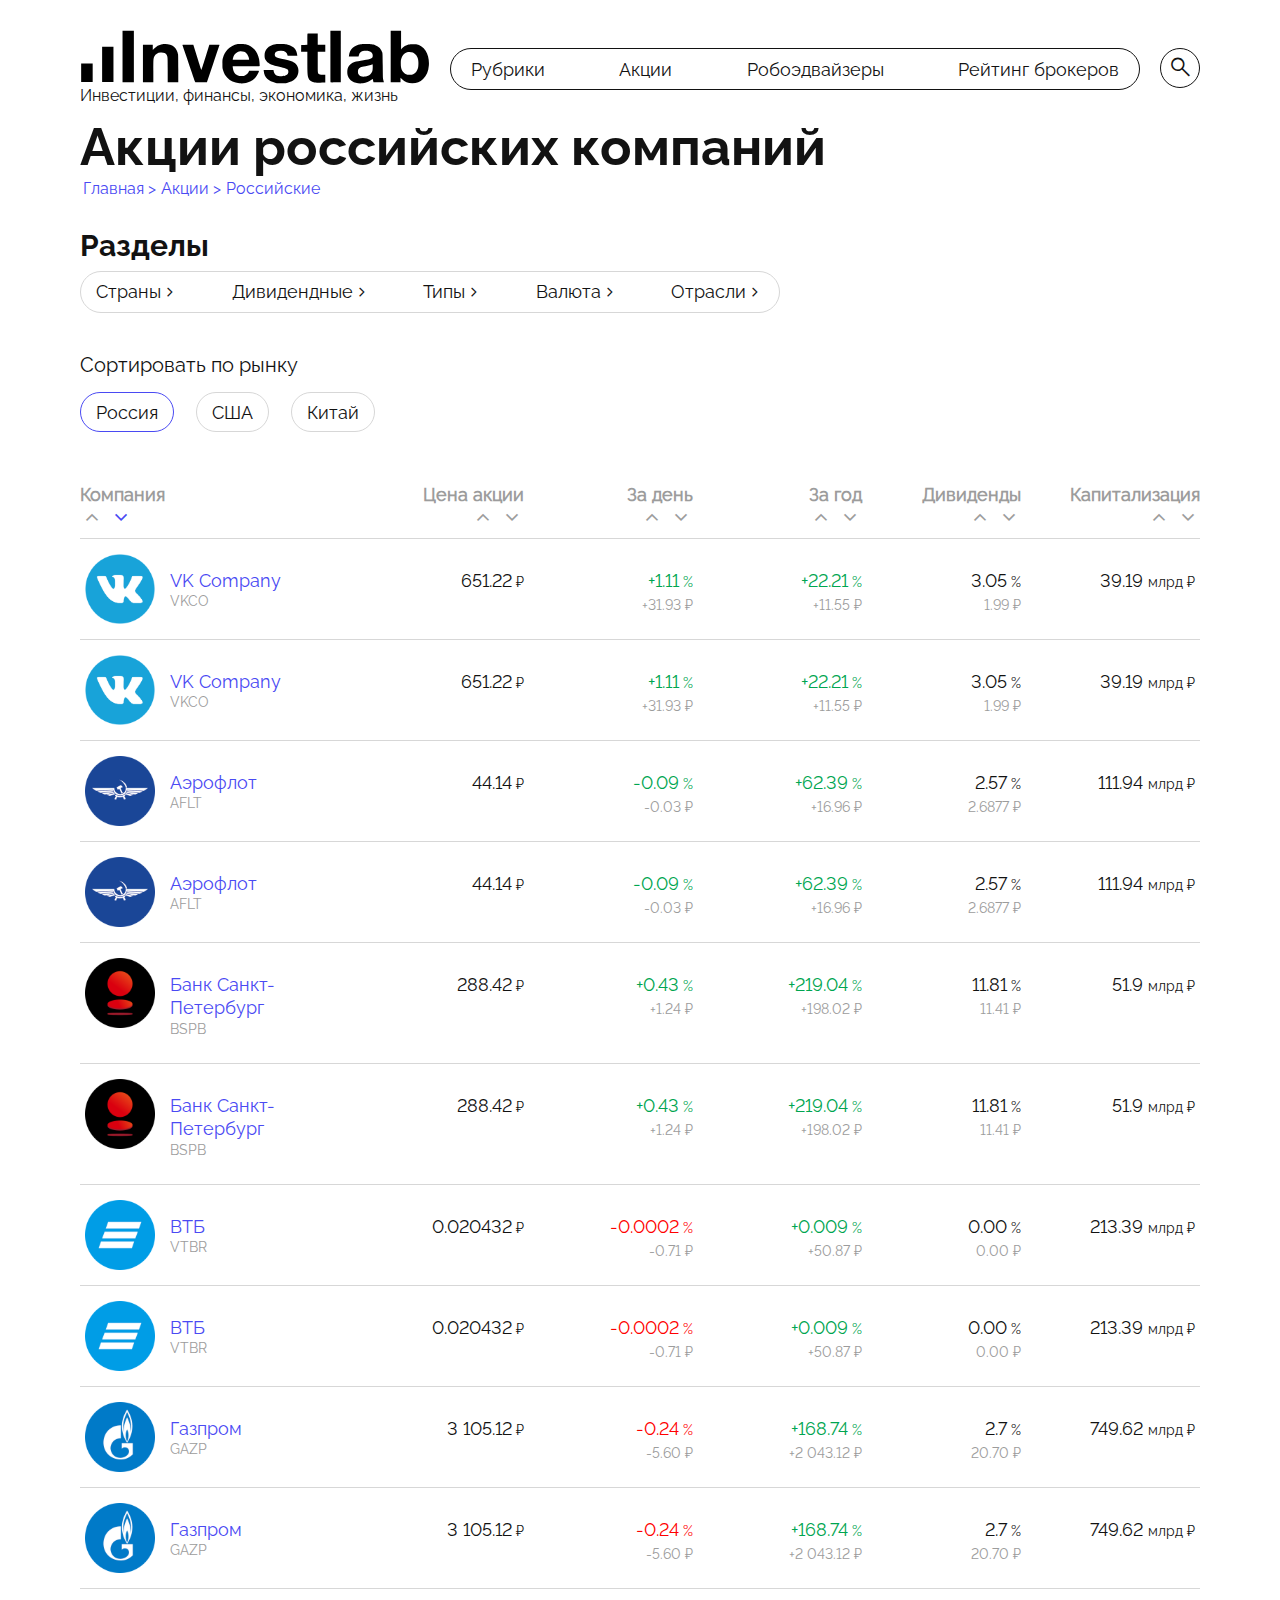
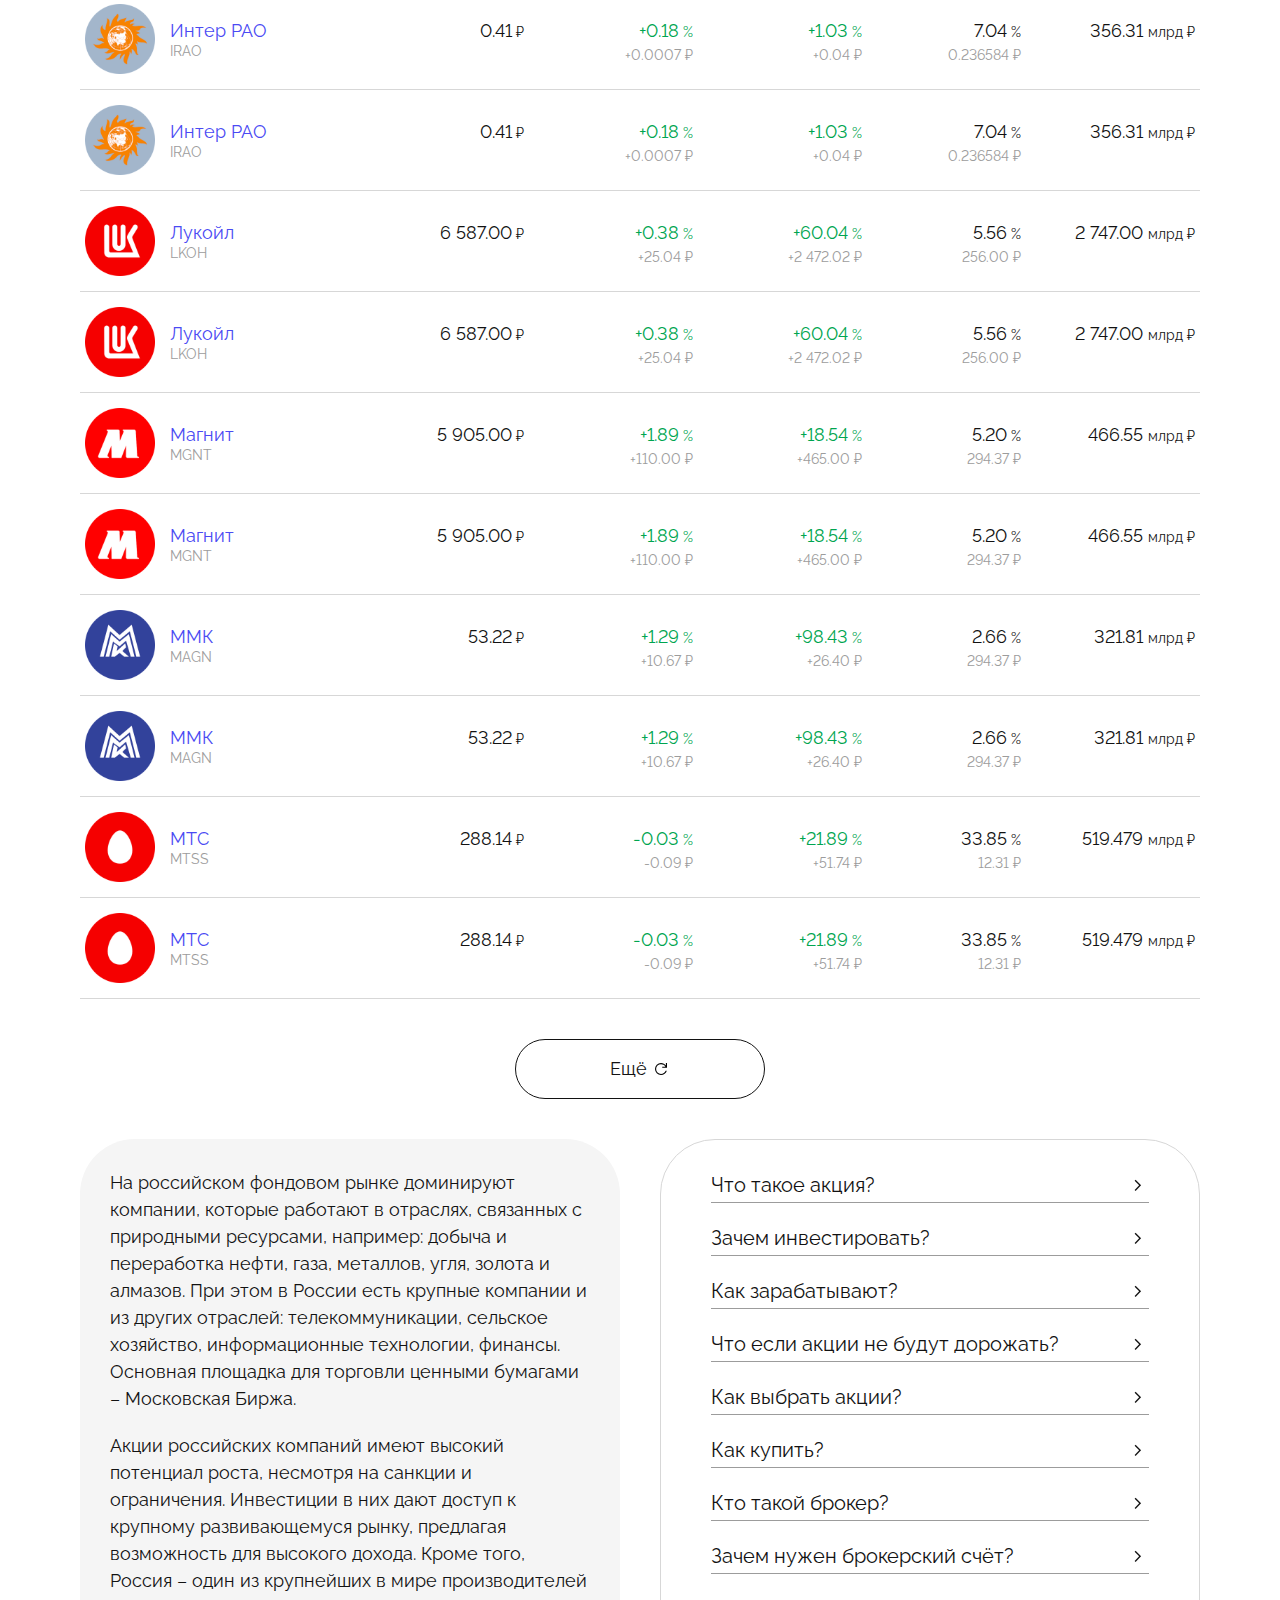
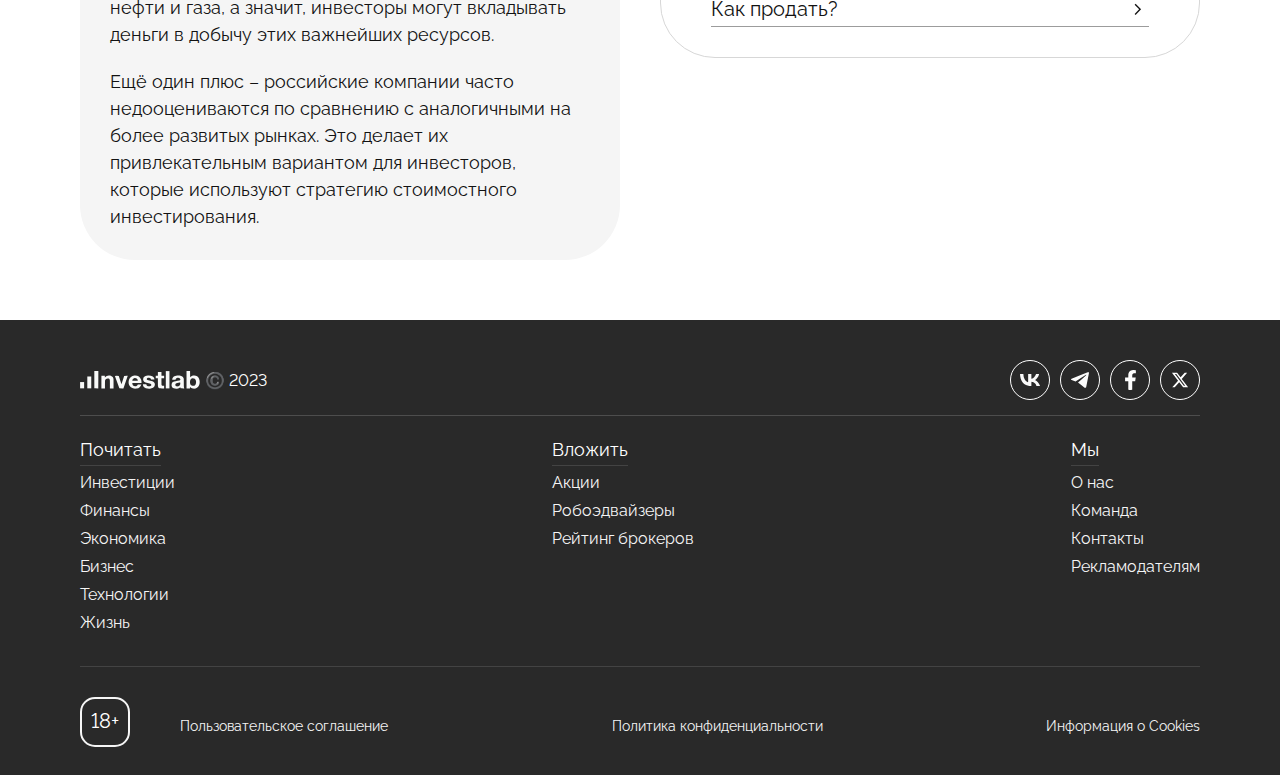
<file: stocks-markets.html>
<!DOCTYPE html>
<html lang="ru">
<head>
	<meta charset="UTF-8">
	<meta http-equiv="X-UA-Compatible" content="IE=edge">
	<meta name="viewport" content="width=device-width, initial-scale=1.0">
	<link rel="stylesheet" href="assets/css/header.min.css">
	<link rel="stylesheet" href="assets/css/style.min.css">
	<link rel="stylesheet" href="assets/css/archive.min.css">
	<link rel="stylesheet" href="assets/css/single.min.css">
	<link rel="stylesheet" href="assets/css/stocks.min.css">
	<link rel="stylesheet" href="assets/css/stock-single.min.css">
	<link rel="stylesheet" href="assets/css/footer.min.css">
	<link rel="stylesheet" href="assets/css/permanent.min.css">
	<link rel="stylesheet" href="assets/css/buttons.min.css">
	<title></title>
</head>
<body>
		<header class="header">
			<div class="header__wrapper container">
				<div class="header__container">
	
					<div class="header-logo">
						<div class="header-logo__wrapper">
							<div class="header-logo__container">
								<div class="header-logo__image">
									<a href=""><img src="assets/img/logo-investlab-black.svg" alt=""></a>
								</div>
	
								<div class="header-logo__title">
									<div class="header-logo__title-wrapper">
										<div class="header-logo__title-container text">
											<h1>Инвестиции, финансы, экономика, жизнь</h1>
										</div>
									</div>
								</div>
	
							</div>
						</div>
					</div>
	
					<nav class="menu">
						<div class="menu__wrapper">
							<div class="menu__container text">

								<div class="menu__mobile-title container text-semibold">
									<div class="menu__mobile-title-wrapper">
										<div class="menu__mobile-title-container">
											<p>Меню</p>
											<div class="menu__mobile-close"><div class="icon-close"></div></div>
										</div>
									</div>
								</div>
	
								<ul>
									<li class="menu__category">
										<span>Рубрики<div class="icon-right-arrow"></div></span>
	
										<ul>
											<li><a href="">Инвестиции</a></li>
											<li><a href="">Финансы</a></li>
											<li><a href="">Экономика</a></li>
											<li><a href="">Бизнес</a></li>
											<li><a href="">Технологии</a></li>
											<li><a href="">Жизнь</a></li>
										</ul>
									</li>
	
									<li class="menu__category">
										<span>Акции<div class="icon-right-arrow"></div></span>
	
										<ul>
											<li class="menu__subcategory"><span>Страны<div class="icon-right-arrow"></div></span>
												<ul>
													<li><a href="">Россия</a></li>
													<li><a href="">Китай</a></li>
													<li><a href="">США</a></li>
													<li><a href="">Все зарубежные</a></li>
												</ul>
											</li>
	
											<li class="menu__subcategory"><span>Дивидендные<div class="icon-right-arrow"></div></span>
												<ul>
													<li><a href="">Российские дивидендные акции</a></li>
													<li><a href="">Дивидендные акции США</a></li>
													<li><a href="">Акции без дивидендов</a></li>
												</ul>
											</li>
	
											<li class="menu__subcategory"><span>Типы<div class="icon-right-arrow"></div></span>
												<ul>
													<li><a href="">Обыкновенные</a></li>
													<li><a href="">Привилегированные</a></li>
												</ul>
											</li>
	
											<li class="menu__subcategory"><span>Валюта<div class="icon-right-arrow"></div></span>
												<ul>
													<li><a href="">Рубли</a></li>
													<li><a href="">Доллары</a></li>
													<li><a href="">Евро</a></li>
												</ul>
											</li>

											<li class="menu__subcategory"><span>Отрасли<div class="icon-right-arrow"></div></span>
												<ul>
													<li><a href="">Авиационная</a></li>
													<li><a href="">Автопроизводство</a></li>
													<li><a href="">Банки и финансы</a></li>
													<li><a href="">Добытчики угля</a></li>
													<li><a href="">Зелёная энергетика</a></li>
													<li><a href="">Золотодобывающая</a></li>
													<li><a href="">Металлургическая</a></li>
													<li><a href="">Нефтегазовая</a></li>
													<li><a href="">Потребительская</a></li>
													<li><a href="">Промышленность</a></li>
													<li><a href="">Сельскохозяйственная</a></li>
													<li><a href="">Строительная</a></li>
													<li><a href="">Сырьевая</a></li>
													<li><a href="">Телекоммуникационная</a></li>
													<li><a href="">Технологическая</a></li>
													<li><a href="">Фармацевтическая</a></li>
													<li><a href="">Энергетическая</a></li>
												</ul>
											</li>
										</ul>
									</li>
	
									<li class="menu__category">
										<span><a href="">Робоэдвайзеры</a></span>
									</li>
	
									<li class="menu__category">
										<span><a href="">Рейтинг брокеров</a></span>
									</li>

								</ul>

								<div class="menu__mobile-tags container text">
									<div class="menu__mobile-tags-wrapper">
										<div class="menu__mobile-tags-container">
											<a href=""><div class="menu__mobile-tag"><p>Лучшие акции</p></div></a>
											<a href=""><div class="menu__mobile-tag"><p>Дивидендные аристократы</p></div></a>
											<a href=""><div class="menu__mobile-tag"><p>Экономика России</p></div></a>
											<a href=""><div class="menu__mobile-tag"><p>Карьера</p></div></a>
											<a href=""><div class="menu__mobile-tag"><p>Финансовая грамотность</p></div></a>
											<a href=""><div class="menu__mobile-tag"><p>Инвестиции для новичков</p></div></a>
											<a href=""><div class="menu__mobile-tag"><p>Валюта</p></div></a>
										</div>
									</div>
								</div>
							</div>
						</div>

						<div class="search">
							<div class="search__wrapper">
								<div class="search__container">
									<div class="search__input text">
										<div class="search__input-container">
											<form action="/search" method="post">
												<input type="text" id="search" name="search" placeholder="Найти..." autocomplete="off" required>
												<div class="search__text-cancel"><p>Стереть</p></div>
												<div class="search__image-close"><div class="icon-close"></div></div>
											</form>
										</div>
									</div>
									<div class="search__image"><div class="icon-search"></div></div>
								</div>
							</div>
						</div>

						<div class="burger">
							<div class="burger__wrapper">
								<div class="burger__container">
									<div class="burger__image"><div class="icon-menu"></div></div>
								</div>
							</div>
						</div>
					</nav>
				</div>
			</div>
		</header>




<main class="stocks">
	<div class="stocks__wrapper">
		<div class="stocks__container">

			<div class="stocks-title">
				<div class="stocks-title__wrapper">
					<div class="stocks-title__container container">
						<h1 class="text-bold">Акции российских компаний</h1>
					</div>
				</div>
			</div>

			<div class="breadcrumbs">
				<div class="breadcrumbs__wrapper container">

					<div class="breadcrumbs__container text" itemscope itemtype="http://schema.org/BreadcrumbList">
						<ul>
							<li itemprop="itemListElement" itemscope itemtype="http://schema.org/ListItem">
								<a itemprop="item" href="">
									<span itemprop="name">Главная</span>
								</a>
								<meta itemprop="position" content="1">
							</li>

							<li itemprop="itemListElement" itemscope itemtype="http://schema.org/ListItem">
								<a itemprop="item" href="">
									<span itemprop="name">Акции</span>
								</a>
								<meta itemprop="position" content="2">
							</li>

							<li itemprop="itemListElement" itemscope itemtype="http://schema.org/ListItem">
								<span itemprop="item" itemprop="name">Российские</span>
								<meta itemprop="position" content="3">
							</li>
						</ul>
					</div>
				</div>
			</div>

			<section class="stocks-filters">
				<div class="stock-filters__wrapper">
					<div class="stocks-filters__container container">
						<div class="stocks-filters__title text-bold">
							<p>Разделы</p>
							<div class="icon-filter-alt"></div>
						</div>

						<div class="stocks-filters-sorting">
							<div class="stocks-filters-sorting__wrapper">
								<div class="stocks-filters-sorting__container text">

									<div class="stocks-filters-sorting__mobile-title container text-semibold">
										<div class="stocks-filters-sorting__mobile-title-wrapper">
											<div class="stocks-filters-sorting__mobile-title-container">
												<p>Разделы</p>
												<div class="stocks-filters-sorting__mobile-close">
													<div class="icon-close"></div>
												</div>
											</div>
										</div>
									</div>

									<ul>
										<li class="stocks-filters-sorting__subcategory"><span>Страны<div
													class="icon-right-arrow"></div></span>
											<ul>
												<li><a href="">Россия</a></li>
												<li><a href="">Китай</a></li>
												<li><a href="">США</a></li>
												<li><a href="">Все зарубежные</a></li>
											</ul>
										</li>

										<li class="stocks-filters-sorting__subcategory"><span>Дивидендные<div
													class="icon-right-arrow"></div></span>
											<ul>
												<li><a href="">Российские дивидендные акции</a></li>
												<li><a href="">Дивидендные акции США</a></li>
												<li><a href="">Акции без дивидендов</a></li>
											</ul>
										</li>

										<li class="stocks-filters-sorting__subcategory"><span>Типы<div
													class="icon-right-arrow"></div></span>
											<ul>
												<li><a href="">Обыкновенные</a></li>
												<li><a href="">Привилегированные</a></li>
											</ul>
										</li>

										<li class="stocks-filters-sorting__subcategory"><span>Валюта<div
													class="icon-right-arrow"></div></span>
											<ul>
												<li><a href="">Рубли</a></li>
												<li><a href="">Доллары</a></li>
												<li><a href="">Евро</a></li>
											</ul>
										</li>

										<li class="stocks-filters-sorting__subcategory"><span>Отрасли<div
													class="icon-right-arrow"></div></span>
											<ul>
												<li><a href="">Авиационная</a></li>
												<li><a href="">Автопроизводство</a></li>
												<li><a href="">Банки и финансы</a></li>
												<li><a href="">Добытчики угля</a></li>
												<li><a href="">Зелёная энергетика</a></li>
												<li><a href="">Золотодобывающая</a></li>
												<li><a href="">Металлургическая</a></li>
												<li><a href="">Нефтегазовая</a></li>
												<li><a href="">Потребительская</a></li>
												<li><a href="">Промышленность</a></li>
												<li><a href="">Сельскохозяйственная</a></li>
												<li><a href="">Строительная</a></li>
												<li><a href="">Сырьевая</a></li>
												<li><a href="">Телекоммуникационная</a></li>
												<li><a href="">Технологическая</a></li>
												<li><a href="">Фармацевтическая</a></li>
												<li><a href="">Энергетическая</a></li>
											</ul>
										</li>
									</ul>

									<div class="stocks-filters-sorting__mobile-tags container text">
										<div class="stocks-filters-sorting__mobile-tags-wrapper">
											<div class="stocks-filters-sorting__mobile-tags-container">
												<a href="">
													<div class="stocks-filters-sorting__mobile-tag">
														<p>Стратегии</p>
													</div>
												</a>
												<a href="">
													<div class="stocks-filters-sorting__mobile-tag">
														<p>Акция в подарок</p>
													</div>
												</a>
												<a href="">
													<div class="stocks-filters-sorting__mobile-tag">
														<p>Портфель без убытка</p>
													</div>
												</a>
											</div>
										</div>
									</div>
								</div>
							</div>
						</div>

						<div class="stocks-filters-countries">
							<div class="stocks-filters-countries__wrapper">
								<div class="stocks-filters-countries__container">
									<p class="stocks-filters-countries__title text">Сортировать по рынку</p>

									<div class="stocks-filters-countries__items text">
										<ul>
											<li class="stocks-filters-countries__items--rus"
												onclick="toggleStocks('russian-stocks')">Россия</li>
											<li class="stocks-filters-countries__items--usd"
												onclick="toggleStocks('usa-stocks')">США</li>
											<li class="stocks-filters-countries__items--cny"
												onclick="toggleStocks('china-stocks')">Китай</li>
										</ul>
									</div>

								</div>
							</div>
						</div>

					</div>
				</div>
			</section>

			<section class="stocks-table russian-stocks">
				<div class="stocks-table__wrapper">
					<div class="stocks-table__container text container">

						<div class="stocks-table-nav container">
							<div class="stocks-table-nav__wrapper">
								<div class="stocks-table-nav__container text">

									<table>
										<thead>
											<tr>
												<th>Компания</th>
												<th>Цена акции</th>
												<th>За день</th>
												<th>За год</th>
												<th>Дивиденды</th>
												<th>Капитализация</th>
											</tr>
										</thead>
									</table>

								</div>
							</div>
						</div>

						<table class="stocks-table-rus stocks-table-standart">
							<thead>
								<tr>
									<th>
										<span class="stocks-table-standart__filter">Компания
											<div class="stocks-table-standart__sort">
												<span class="icon-top-arrow"></span>
												<span class="icon-bottom-arrow"></span>
											</div>
										</span>
									</th>

									<th>
										<span class="stocks-table-standart__filter">Цена акции
											<div class="stocks-table-standart__sort">
												<span class="icon-top-arrow"></span>
												<span class="icon-bottom-arrow"></span>
											</div>
										</span>
									</th>

									<th>
										<span class="stocks-table-standart__filter">За день
											<div class="stocks-table-standart__sort">
												<span class="icon-top-arrow"></span>
												<span class="icon-bottom-arrow"></span>
											</div>
										</span>
									</th>

									<th>
										<span class="stocks-table-standart__filter">За год
											<div class="stocks-table-standart__sort">
												<span class="icon-top-arrow"></span>
												<span class="icon-bottom-arrow"></span>
											</div>
										</span>
									</th>

									<th>
										<span class="stocks-table-standart__filter">Дивиденды
											<div class="stocks-table-standart__sort">
												<span class="icon-top-arrow"></span>
												<span class="icon-bottom-arrow"></span>
											</div>
										</span>
									</th>

									<th>
										<span class="stocks-table-standart__filter">Капитализация
											<div class="stocks-table-standart__sort">
												<span class="icon-top-arrow"></span>
												<span class="icon-bottom-arrow"></span>
											</div>
										</span>
									</th>
								</tr>
							</thead>

							<tbody>
								<tr>
									<td>
										<img src="assets/img/gazprom.png" alt="">
										<div class="stocks-table-standart__name">
											<a href="">Газпром</a>
											<p>GAZP</p>
										</div>
									</td>

									<td>3 105.12</td>

									<td class="stocks-table-standart__day-price income--red">
										<p>-0.24</p>
										<p>-5.60</p>
									</td>

									<td class="stocks-table-standart__year-price income--green">
										<p>+168.74</p>
										<p>+2 043.12</p>
									</td>

									<td class="stocks-table-standart__dividends">
										<p>2.7</p>
										<p>20.70</p>
									</td>

									<td>749.62
										<div></div>
									</td>
								</tr>

								<tr>
									<td>
										<img src="assets/img/norilskiy-nikel.png" alt="">
										<div class="stocks-table-standart__name">
											<a href="">Норильский Никель</a>
											<p>GMKN</p>
										</div>
									</td>

									<td>23 175.90</td>

									<td class="stocks-table-standart__day-price income--red">
										<p>-23.24</p>
										<p>-2 323.24</p>
									</td>

									<td class="stocks-table-standart__year-price income--green">
										<p>+202.11</p>
										<p>+3.00</p>
									</td>

									<td class="stocks-table-standart__dividends">
										<p>11.22</p>
										<p>1 119.01</p>
									</td>

									<td>981.1
										<div></div>
									</td>
								</tr>

								<tr>
									<td>
										<img src="assets/img/severstal.png" alt="">
										<div class="stocks-table-standart__name">
											<a href="">Северсталь</a>
											<p>CHMF</p>
										</div>
									</td>

									<td>1 327.00</td>

									<td class="stocks-table-standart__day-price income--red">
										<p>-25.59</p>
										<p>-1.96</p>
									</td>

									<td class="stocks-table-standart__year-price income--red">
										<p>-86.37</p>
										<p>-614.99</p>
									</td>

									<td class="stocks-table-standart__dividends">
										<p>5.41</p>
										<p>85.93</p>
									</td>

									<td>888.48
										<div></div>
									</td>
								</tr>

								<tr>
									<td>
										<img src="assets/img/polus.png" alt="">
										<div class="stocks-table-standart__name">
											<a href="">Полюс</a>
											<p>PLZL</p>
										</div>
									</td>

									<td>11 419.00</td>

									<td class="stocks-table-standart__day-price income--red">
										<p>-1.35</p>
										<p>-156.50</p>
									</td>

									<td class="stocks-table-standart__year-price income--green">
										<p>+46.02</p>
										<p>+3 599.00</p>
									</td>

									<td class="stocks-table-standart__dividends">
										<p>2.15</p>
										<p>267.48</p>
									</td>

									<td>1 194.45
										<div></div>
									</td>
								</tr>

								<tr>
									<td>
										<img src="assets/img/vtb.png" alt="">
										<div class="stocks-table-standart__name">
											<a href="">ВТБ</a>
											<p>VTBR</p>
										</div>
									</td>

									<td>0.020432</td>

									<td class="stocks-table-standart__day-price income--red">
										<p>-0.0002</p>
										<p>-0.71</p>
									</td>

									<td class="stocks-table-standart__year-price income--green">
										<p>+0.009</p>
										<p>+50.87</p>
									</td>

									<td class="stocks-table-standart__dividends">
										<p>0.00</p>
										<p>0.00</p>
									</td>

									<td>213.39
										<div></div>
									</td>
								</tr>

								<tr>
									<td>
										<img src="assets/img/rosneft.png" alt="">
										<div class="stocks-table-standart__name">
											<a href="">Роснефть</a>
											<p>ROSN</p>
										</div>
									</td>

									<td>548.04</td>

									<td class="stocks-table-standart__day-price income--red">
										<p>-0.0002</p>
										<p>-6.60</p>
									</td>

									<td class="stocks-table-standart__year-price income--green">
										<p>+53.94</p>
										<p>+192.04</p>
									</td>

									<td class="stocks-table-standart__dividends">
										<p>5.57</p>
										<p>20.39</p>
									</td>

									<td>3 793.00
										<div></div>
									</td>
								</tr>

								<tr>
									<td>
										<img src="assets/img/sber.png" alt="">
										<div class="stocks-table-standart__name">
											<a href="">СберБанк</a>
											<p>SBER</p>
										</div>
									</td>

									<td>261.32</td>

									<td class="stocks-table-standart__day-price income--green">
										<p>+0.25</p>
										<p>+0.09</p>
									</td>

									<td class="stocks-table-standart__year-price income--green">
										<p>+100.42</p>
										<p>+130.94</p>
									</td>

									<td class="stocks-table-standart__dividends">
										<p>5.84</p>
										<p>18.7</p>
									</td>

									<td>3 835.00
										<div></div>
									</td>
								</tr>

								<tr>
									<td>
										<img src="assets/img/raspadskaya.png" alt="">
										<div class="stocks-table-standart__name">
											<a href="">Распадская</a>
											<p>RASP</p>
										</div>
									</td>

									<td>354.65</td>

									<td class="stocks-table-standart__day-price income--green">
										<p>+0.82</p>
										<p>+12.11</p>
									</td>

									<td class="stocks-table-standart__year-price income--green">
										<p>+17.82</p>
										<p>+1230.14</p>
									</td>

									<td class="stocks-table-standart__dividends">
										<p>14.4</p>
										<p>8.00</p>
									</td>

									<td>174.72
										<div></div>
									</td>
								</tr>

								<tr>
									<td>
										<img src="assets/img/rostelekom-kompaniya.png" alt="">
										<div class="stocks-table-standart__name">
											<a href="">Ростелеком</a>
											<p>RTKM</p>
										</div>
									</td>

									<td>74.70</td>

									<td class="stocks-table-standart__day-price income--green">
										<p>+0.10</p>
										<p>+0.07</p>
									</td>

									<td class="stocks-table-standart__year-price income--green">
										<p>+24.54</p>
										<p>+14.72</p>
									</td>

									<td class="stocks-table-standart__dividends">
										<p>7.04</p>
										<p>4.56</p>
									</td>

									<td>204.95
										<div></div>
									</td>
								</tr>

								<tr>
									<td>
										<img src="assets/img/inter-rao.png" alt="">
										<div class="stocks-table-standart__name">
											<a href="">Интер РАО</a>
											<p>IRAO</p>
										</div>
									</td>

									<td>0.41</td>

									<td class="stocks-table-standart__day-price income--green">
										<p>+0.18</p>
										<p>+0.0007</p>
									</td>

									<td class="stocks-table-standart__year-price income--green">
										<p>+1.03</p>
										<p>+0.04</p>
									</td>

									<td class="stocks-table-standart__dividends">
										<p>7.04</p>
										<p>0.236584</p>
									</td>

									<td>356.31
										<div></div>
									</td>
								</tr>

								<tr>
									<td>
										<img src="assets/img/rusgidro.png" alt="">
										<div class="stocks-table-standart__name">
											<a href="">Русгидро</a>
											<p>HYDR</p>
										</div>
									</td>

									<td>0.89</td>

									<td class="stocks-table-standart__day-price income--green">
										<p>+0.84</p>
										<p>+0.0101</p>
									</td>

									<td class="stocks-table-standart__year-price income--green">
										<p>+10.28</p>
										<p>+0.08</p>
									</td>

									<td class="stocks-table-standart__dividends">
										<p>6.59</p>
										<p>0.053049</p>
									</td>

									<td>346.55
										<div></div>
									</td>
								</tr>

								<tr>
									<td>
										<img src="assets/img/magnit.png" alt="">
										<div class="stocks-table-standart__name">
											<a href="">Магнит</a>
											<p>MGNT</p>
										</div>
									</td>

									<td>5 905.00</td>

									<td class="stocks-table-standart__day-price income--green">
										<p>+1.89</p>
										<p>+110.00</p>
									</td>

									<td class="stocks-table-standart__year-price income--green">
										<p>+18.54</p>
										<p>+465.00</p>
									</td>

									<td class="stocks-table-standart__dividends">
										<p>5.20</p>
										<p>294.37</p>
									</td>

									<td>466.55
										<div></div>
									</td>
								</tr>

								<tr>
									<td>
										<img src="assets/img/mmk.png" alt="">
										<div class="stocks-table-standart__name">
											<a href="">ММК</a>
											<p>MAGN</p>
										</div>
									</td>

									<td>53.22</td>

									<td class="stocks-table-standart__day-price income--green">
										<p>+1.29</p>
										<p>+10.67</p>
									</td>

									<td class="stocks-table-standart__year-price income--green">
										<p>+98.43</p>
										<p>+26.40</p>
									</td>

									<td class="stocks-table-standart__dividends">
										<p>2.66</p>
										<p>294.37</p>
									</td>

									<td>321.81
										<div></div>
									</td>
								</tr>

								<tr>
									<td>
										<img src="assets/img/mts.png" alt="">
										<div class="stocks-table-standart__name">
											<a href="">МТС</a>
											<p>MTSS</p>
										</div>
									</td>

									<td>288.14</td>

									<td class="stocks-table-standart__day-price income--green">
										<p>-0.03</p>
										<p>-0.09</p>
									</td>

									<td class="stocks-table-standart__year-price income--green">
										<p>+21.89</p>
										<p>+51.74</p>
									</td>

									<td class="stocks-table-standart__dividends">
										<p>33.85</p>
										<p>12.31</p>
									</td>

									<td>519.479
										<div></div>
									</td>
								</tr>

								<tr>
									<td>
										<img src="assets/img/aeroflot.png" alt="">
										<div class="stocks-table-standart__name">
											<a href="">Аэрофлот</a>
											<p>AFLT</p>
										</div>
									</td>

									<td>44.14</td>

									<td class="stocks-table-standart__day-price income--green">
										<p>-0.09</p>
										<p>-0.03</p>
									</td>

									<td class="stocks-table-standart__year-price income--green">
										<p>+62.39</p>
										<p>+16.96</p>
									</td>

									<td class="stocks-table-standart__dividends">
										<p>2.57</p>
										<p>2.6877</p>
									</td>

									<td>111.94
										<div></div>
									</td>
								</tr>

								<tr>
									<td>
										<img src="assets/img/bank-sankt-peterburg.png" alt="">
										<div class="stocks-table-standart__name">
											<a href="">Банк Санкт-Петербург</a>
											<p>BSPB</p>
										</div>
									</td>

									<td>288.42</td>

									<td class="stocks-table-standart__day-price income--green">
										<p>+0.43</p>
										<p>+1.24</p>
									</td>

									<td class="stocks-table-standart__year-price income--green">
										<p>+219.04</p>
										<p>+198.02</p>
									</td>

									<td class="stocks-table-standart__dividends">
										<p>11.81</p>
										<p>11.41</p>
									</td>

									<td>51.9
										<div></div>
									</td>
								</tr>

								<tr>
									<td>
										<img src="assets/img/lukoil.png" alt="">
										<div class="stocks-table-standart__name">
											<a href="">Лукойл</a>
											<p>LKOH</p>
										</div>
									</td>

									<td>6 587.00</td>

									<td class="stocks-table-standart__day-price income--green">
										<p>+0.38</p>
										<p>+25.04</p>
									</td>

									<td class="stocks-table-standart__year-price income--green">
										<p>+60.04</p>
										<p>+2 472.02</p>
									</td>

									<td class="stocks-table-standart__dividends">
										<p>5.56</p>
										<p>256.00</p>
									</td>

									<td>2 747.00
										<div></div>
									</td>
								</tr>

								<tr>
									<td>
										<img src="assets/img/pik.png" alt="">
										<div class="stocks-table-standart__name">
											<a href="">ПИК</a>
											<p>PIKK</p>
										</div>
									</td>

									<td>842.00</td>

									<td class="stocks-table-standart__day-price income--green">
										<p>+0.36</p>
										<p>+3.10</p>
									</td>

									<td class="stocks-table-standart__year-price income--green">
										<p>+15.85</p>
										<p>+115.20</p>
									</td>

									<td class="stocks-table-standart__dividends">
										<p>2.19</p>
										<p>22.51</p>
									</td>

									<td>409.11
										<div></div>
									</td>
								</tr>

								<tr>
									<td>
										<img src="assets/img/fsk-ees.png" alt="">
										<div class="stocks-table-standart__name">
											<a href="">ФСК ЕЭС</a>
											<p>FSK</p>
										</div>
									</td>

									<td>0.53</td>

									<td class="stocks-table-standart__day-price income--green">
										<p>+0.90</p>
										<p>+0.004</p>
									</td>

									<td class="stocks-table-standart__year-price income--green">
										<p>+112.45</p>
										<p>+0.28</p>
									</td>

									<td class="stocks-table-standart__dividends">
										<p>11.28</p>
										<p>0.03381</p>
									</td>

									<td>11.37
										<div></div>
									</td>
								</tr>

								<tr>
									<td>
										<img src="assets/img/tmk.png" alt="">
										<div class="stocks-table-standart__name">
											<a href="">ТМК</a>
											<p>TRMK</p>
										</div>
									</td>

									<td>245.50</td>

									<td class="stocks-table-standart__day-price income--green">
										<p>+0.77</p>
										<p>+1.90</p>
									</td>

									<td class="stocks-table-standart__year-price income--green">
										<p>+192.88</p>
										<p>+161.68</p>
									</td>

									<td class="stocks-table-standart__dividends">
										<p>7.35</p>
										<p>6.78</p>
									</td>

									<td>90.99
										<div></div>
									</td>
								</tr>

								<tr>
									<td>
										<img src="assets/img/vk-company.png" alt="">
										<div class="stocks-table-standart__name">
											<a href="">VK Company</a>
											<p>VKCO</p>
										</div>
									</td>

									<td>651.22</td>

									<td class="stocks-table-standart__day-price income--green">
										<p>+1.11</p>
										<p>+31.93</p>
									</td>

									<td class="stocks-table-standart__year-price income--green">
										<p>+22.21</p>
										<p>+11.55</p>
									</td>

									<td class="stocks-table-standart__dividends">
										<p>3.05</p>
										<p>1.99</p>
									</td>

									<td>39.19
										<div></div>
									</td>
								</tr>



								<tr>
									<td>
										<img src="assets/img/gazprom.png" alt="">
										<div class="stocks-table-standart__name">
											<a href="">Газпром</a>
											<p>GAZP</p>
										</div>
									</td>

									<td>3 105.12</td>

									<td class="stocks-table-standart__day-price income--red">
										<p>-0.24</p>
										<p>-5.60</p>
									</td>

									<td class="stocks-table-standart__year-price income--green">
										<p>+168.74</p>
										<p>+2 043.12</p>
									</td>

									<td class="stocks-table-standart__dividends">
										<p>2.7</p>
										<p>20.70</p>
									</td>

									<td>749.62
										<div></div>
									</td>
								</tr>

								<tr>
									<td>
										<img src="assets/img/norilskiy-nikel.png" alt="">
										<div class="stocks-table-standart__name">
											<a href="">Норильский Никель</a>
											<p>GMKN</p>
										</div>
									</td>

									<td>23 175.90</td>

									<td class="stocks-table-standart__day-price income--red">
										<p>-23.24</p>
										<p>-2 323.24</p>
									</td>

									<td class="stocks-table-standart__year-price income--green">
										<p>+202.11</p>
										<p>+3.00</p>
									</td>

									<td class="stocks-table-standart__dividends">
										<p>11.22</p>
										<p>1 119.01</p>
									</td>

									<td>981.1
										<div></div>
									</td>
								</tr>

								<tr>
									<td>
										<img src="assets/img/severstal.png" alt="">
										<div class="stocks-table-standart__name">
											<a href="">Северсталь</a>
											<p>CHMF</p>
										</div>
									</td>

									<td>1 327.00</td>

									<td class="stocks-table-standart__day-price income--red">
										<p>-25.59</p>
										<p>-1.96</p>
									</td>

									<td class="stocks-table-standart__year-price income--red">
										<p>-86.37</p>
										<p>-614.99</p>
									</td>

									<td class="stocks-table-standart__dividends">
										<p>5.41</p>
										<p>85.93</p>
									</td>

									<td>888.48
										<div></div>
									</td>
								</tr>

								<tr>
									<td>
										<img src="assets/img/polus.png" alt="">
										<div class="stocks-table-standart__name">
											<a href="">Полюс</a>
											<p>PLZL</p>
										</div>
									</td>

									<td>11 419.00</td>

									<td class="stocks-table-standart__day-price income--red">
										<p>-1.35</p>
										<p>-156.50</p>
									</td>

									<td class="stocks-table-standart__year-price income--green">
										<p>+46.02</p>
										<p>+3 599.00</p>
									</td>

									<td class="stocks-table-standart__dividends">
										<p>2.15</p>
										<p>267.48</p>
									</td>

									<td>1 194.45
										<div></div>
									</td>
								</tr>

								<tr>
									<td>
										<img src="assets/img/vtb.png" alt="">
										<div class="stocks-table-standart__name">
											<a href="">ВТБ</a>
											<p>VTBR</p>
										</div>
									</td>

									<td>0.020432</td>

									<td class="stocks-table-standart__day-price income--red">
										<p>-0.0002</p>
										<p>-0.71</p>
									</td>

									<td class="stocks-table-standart__year-price income--green">
										<p>+0.009</p>
										<p>+50.87</p>
									</td>

									<td class="stocks-table-standart__dividends">
										<p>0.00</p>
										<p>0.00</p>
									</td>

									<td>213.39
										<div></div>
									</td>
								</tr>

								<tr>
									<td>
										<img src="assets/img/rosneft.png" alt="">
										<div class="stocks-table-standart__name">
											<a href="">Роснефть</a>
											<p>ROSN</p>
										</div>
									</td>

									<td>548.04</td>

									<td class="stocks-table-standart__day-price income--red">
										<p>-0.0002</p>
										<p>-6.60</p>
									</td>

									<td class="stocks-table-standart__year-price income--green">
										<p>+53.94</p>
										<p>+192.04</p>
									</td>

									<td class="stocks-table-standart__dividends">
										<p>5.57</p>
										<p>20.39</p>
									</td>

									<td>3 793.00
										<div></div>
									</td>
								</tr>

								<tr>
									<td>
										<img src="assets/img/sber.png" alt="">
										<div class="stocks-table-standart__name">
											<a href="">СберБанк</a>
											<p>SBER</p>
										</div>
									</td>

									<td>261.32</td>

									<td class="stocks-table-standart__day-price income--green">
										<p>+0.25</p>
										<p>+0.09</p>
									</td>

									<td class="stocks-table-standart__year-price income--green">
										<p>+100.42</p>
										<p>+130.94</p>
									</td>

									<td class="stocks-table-standart__dividends">
										<p>5.84</p>
										<p>18.7</p>
									</td>

									<td>3 835.00
										<div></div>
									</td>
								</tr>

								<tr>
									<td>
										<img src="assets/img/raspadskaya.png" alt="">
										<div class="stocks-table-standart__name">
											<a href="">Распадская</a>
											<p>RASP</p>
										</div>
									</td>

									<td>354.65</td>

									<td class="stocks-table-standart__day-price income--green">
										<p>+0.82</p>
										<p>+12.11</p>
									</td>

									<td class="stocks-table-standart__year-price income--green">
										<p>+17.82</p>
										<p>+1230.14</p>
									</td>

									<td class="stocks-table-standart__dividends">
										<p>14.4</p>
										<p>8.00</p>
									</td>

									<td>174.72
										<div></div>
									</td>
								</tr>

								<tr>
									<td>
										<img src="assets/img/rostelekom-kompaniya.png" alt="">
										<div class="stocks-table-standart__name">
											<a href="">Ростелеком</a>
											<p>RTKM</p>
										</div>
									</td>

									<td>74.70</td>

									<td class="stocks-table-standart__day-price income--green">
										<p>+0.10</p>
										<p>+0.07</p>
									</td>

									<td class="stocks-table-standart__year-price income--green">
										<p>+24.54</p>
										<p>+14.72</p>
									</td>

									<td class="stocks-table-standart__dividends">
										<p>7.04</p>
										<p>4.56</p>
									</td>

									<td>204.95
										<div></div>
									</td>
								</tr>

								<tr>
									<td>
										<img src="assets/img/inter-rao.png" alt="">
										<div class="stocks-table-standart__name">
											<a href="">Интер РАО</a>
											<p>IRAO</p>
										</div>
									</td>

									<td>0.41</td>

									<td class="stocks-table-standart__day-price income--green">
										<p>+0.18</p>
										<p>+0.0007</p>
									</td>

									<td class="stocks-table-standart__year-price income--green">
										<p>+1.03</p>
										<p>+0.04</p>
									</td>

									<td class="stocks-table-standart__dividends">
										<p>7.04</p>
										<p>0.236584</p>
									</td>

									<td>356.31
										<div></div>
									</td>
								</tr>

								<tr>
									<td>
										<img src="assets/img/rusgidro.png" alt="">
										<div class="stocks-table-standart__name">
											<a href="">Русгидро</a>
											<p>HYDR</p>
										</div>
									</td>

									<td>0.89</td>

									<td class="stocks-table-standart__day-price income--green">
										<p>+0.84</p>
										<p>+0.0101</p>
									</td>

									<td class="stocks-table-standart__year-price income--green">
										<p>+10.28</p>
										<p>+0.08</p>
									</td>

									<td class="stocks-table-standart__dividends">
										<p>6.59</p>
										<p>0.053049</p>
									</td>

									<td>346.55
										<div></div>
									</td>
								</tr>

								<tr>
									<td>
										<img src="assets/img/magnit.png" alt="">
										<div class="stocks-table-standart__name">
											<a href="">Магнит</a>
											<p>MGNT</p>
										</div>
									</td>

									<td>5 905.00</td>

									<td class="stocks-table-standart__day-price income--green">
										<p>+1.89</p>
										<p>+110.00</p>
									</td>

									<td class="stocks-table-standart__year-price income--green">
										<p>+18.54</p>
										<p>+465.00</p>
									</td>

									<td class="stocks-table-standart__dividends">
										<p>5.20</p>
										<p>294.37</p>
									</td>

									<td>466.55
										<div></div>
									</td>
								</tr>

								<tr>
									<td>
										<img src="assets/img/mmk.png" alt="">
										<div class="stocks-table-standart__name">
											<a href="">ММК</a>
											<p>MAGN</p>
										</div>
									</td>

									<td>53.22</td>

									<td class="stocks-table-standart__day-price income--green">
										<p>+1.29</p>
										<p>+10.67</p>
									</td>

									<td class="stocks-table-standart__year-price income--green">
										<p>+98.43</p>
										<p>+26.40</p>
									</td>

									<td class="stocks-table-standart__dividends">
										<p>2.66</p>
										<p>294.37</p>
									</td>

									<td>321.81
										<div></div>
									</td>
								</tr>

								<tr>
									<td>
										<img src="assets/img/mts.png" alt="">
										<div class="stocks-table-standart__name">
											<a href="">МТС</a>
											<p>MTSS</p>
										</div>
									</td>

									<td>288.14</td>

									<td class="stocks-table-standart__day-price income--green">
										<p>-0.03</p>
										<p>-0.09</p>
									</td>

									<td class="stocks-table-standart__year-price income--green">
										<p>+21.89</p>
										<p>+51.74</p>
									</td>

									<td class="stocks-table-standart__dividends">
										<p>33.85</p>
										<p>12.31</p>
									</td>

									<td>519.479
										<div></div>
									</td>
								</tr>

								<tr>
									<td>
										<img src="assets/img/aeroflot.png" alt="">
										<div class="stocks-table-standart__name">
											<a href="">Аэрофлот</a>
											<p>AFLT</p>
										</div>
									</td>

									<td>44.14</td>

									<td class="stocks-table-standart__day-price income--green">
										<p>-0.09</p>
										<p>-0.03</p>
									</td>

									<td class="stocks-table-standart__year-price income--green">
										<p>+62.39</p>
										<p>+16.96</p>
									</td>

									<td class="stocks-table-standart__dividends">
										<p>2.57</p>
										<p>2.6877</p>
									</td>

									<td>111.94
										<div></div>
									</td>
								</tr>

								<tr>
									<td>
										<img src="assets/img/bank-sankt-peterburg.png" alt="">
										<div class="stocks-table-standart__name">
											<a href="">Банк Санкт-Петербург</a>
											<p>BSPB</p>
										</div>
									</td>

									<td>288.42</td>

									<td class="stocks-table-standart__day-price income--green">
										<p>+0.43</p>
										<p>+1.24</p>
									</td>

									<td class="stocks-table-standart__year-price income--green">
										<p>+219.04</p>
										<p>+198.02</p>
									</td>

									<td class="stocks-table-standart__dividends">
										<p>11.81</p>
										<p>11.41</p>
									</td>

									<td>51.9
										<div></div>
									</td>
								</tr>

								<tr>
									<td>
										<img src="assets/img/lukoil.png" alt="">
										<div class="stocks-table-standart__name">
											<a href="">Лукойл</a>
											<p>LKOH</p>
										</div>
									</td>

									<td>6 587.00</td>

									<td class="stocks-table-standart__day-price income--green">
										<p>+0.38</p>
										<p>+25.04</p>
									</td>

									<td class="stocks-table-standart__year-price income--green">
										<p>+60.04</p>
										<p>+2 472.02</p>
									</td>

									<td class="stocks-table-standart__dividends">
										<p>5.56</p>
										<p>256.00</p>
									</td>

									<td>2 747.00
										<div></div>
									</td>
								</tr>

								<tr>
									<td>
										<img src="assets/img/pik.png" alt="">
										<div class="stocks-table-standart__name">
											<a href="">ПИК</a>
											<p>PIKK</p>
										</div>
									</td>

									<td>842.00</td>

									<td class="stocks-table-standart__day-price income--green">
										<p>+0.36</p>
										<p>+3.10</p>
									</td>

									<td class="stocks-table-standart__year-price income--green">
										<p>+15.85</p>
										<p>+115.20</p>
									</td>

									<td class="stocks-table-standart__dividends">
										<p>2.19</p>
										<p>22.51</p>
									</td>

									<td>409.11
										<div></div>
									</td>
								</tr>

								<tr>
									<td>
										<img src="assets/img/fsk-ees.png" alt="">
										<div class="stocks-table-standart__name">
											<a href="">ФСК ЕЭС</a>
											<p>FSK</p>
										</div>
									</td>

									<td>0.53</td>

									<td class="stocks-table-standart__day-price income--green">
										<p>+0.90</p>
										<p>+0.004</p>
									</td>

									<td class="stocks-table-standart__year-price income--green">
										<p>+112.45</p>
										<p>+0.28</p>
									</td>

									<td class="stocks-table-standart__dividends">
										<p>11.28</p>
										<p>0.03381</p>
									</td>

									<td>11.37
										<div></div>
									</td>
								</tr>

								<tr>
									<td>
										<img src="assets/img/tmk.png" alt="">
										<div class="stocks-table-standart__name">
											<a href="">ТМК</a>
											<p>TRMK</p>
										</div>
									</td>

									<td>245.50</td>

									<td class="stocks-table-standart__day-price income--green">
										<p>+0.77</p>
										<p>+1.90</p>
									</td>

									<td class="stocks-table-standart__year-price income--green">
										<p>+192.88</p>
										<p>+161.68</p>
									</td>

									<td class="stocks-table-standart__dividends">
										<p>7.35</p>
										<p>6.78</p>
									</td>

									<td>90.99
										<div></div>
									</td>
								</tr>

								<tr>
									<td>
										<img src="assets/img/vk-company.png" alt="">
										<div class="stocks-table-standart__name">
											<a href="">VK Company</a>
											<p>VKCO</p>
										</div>
									</td>

									<td>651.22</td>

									<td class="stocks-table-standart__day-price income--green">
										<p>+1.11</p>
										<p>+31.93</p>
									</td>

									<td class="stocks-table-standart__year-price income--green">
										<p>+22.21</p>
										<p>+11.55</p>
									</td>

									<td class="stocks-table-standart__dividends">
										<p>3.05</p>
										<p>1.99</p>
									</td>

									<td>39.19
										<div></div>
									</td>
								</tr>


							</tbody>
						</table>

					</div>
				</div>

				<div class="button--stocks">
					<div class="button__wrapper">
						<div class="button__container">
							<button class="text">Ещё</button>
							<div class="button__icon-refresh"><img src="assets/img/icon-refresh.svg" alt=""></div>
						</div>
					</div>
				</div>

			</section>


			<section class="stocks-table usa-stocks">
				<div class="stocks-table__wrapper">
					<div class="stocks-table__container text container">

						<div class="stocks-table-nav container">
							<div class="stocks-table-nav__wrapper">
								<div class="stocks-table-nav__container text">

									<table>
										<thead>
											<tr>
												<th>Компания</th>
												<th>Цена акции</th>
												<th>За день</th>
												<th>За год</th>
												<th>Дивиденды</th>
												<th>Капитализация</th>
											</tr>
										</thead>
									</table>

								</div>
							</div>
						</div>

						<table class="stocks-table-usa stocks-table-standart">
							<thead>
								<tr>
									<th>
										<span class="stocks-table-standart__filter">Компания
											<div class="stocks-table-standart__sort">
												<span class="icon-top-arrow"></span>
												<span class="icon-bottom-arrow"></span>
											</div>
										</span>
									</th>

									<th>
										<span class="stocks-table-standart__filter">Цена акции
											<div class="stocks-table-standart__sort">
												<span class="icon-top-arrow"></span>
												<span class="icon-bottom-arrow"></span>
											</div>
										</span>
									</th>

									<th>
										<span class="stocks-table-standart__filter">За день
											<div class="stocks-table-standart__sort">
												<span class="icon-top-arrow"></span>
												<span class="icon-bottom-arrow"></span>
											</div>
										</span>
									</th>

									<th>
										<span class="stocks-table-standart__filter">За год
											<div class="stocks-table-standart__sort">
												<span class="icon-top-arrow"></span>
												<span class="icon-bottom-arrow"></span>
											</div>
										</span>
									</th>

									<th>
										<span class="stocks-table-standart__filter">Дивиденды
											<div class="stocks-table-standart__sort">
												<span class="icon-top-arrow"></span>
												<span class="icon-bottom-arrow"></span>
											</div>
										</span>
									</th>

									<th>
										<span class="stocks-table-standart__filter">Капитализация
											<div class="stocks-table-standart__sort">
												<span class="icon-top-arrow"></span>
												<span class="icon-bottom-arrow"></span>
											</div>
										</span>
									</th>
								</tr>
							</thead>

							<tbody>
								<tr>
									<td>
										<img src="assets/img/gazprom.png" alt="">
										<div class="stocks-table-standart__name">
											<a href="">Газпром</a>
											<p>GAZP</p>
										</div>
									</td>

									<td>3 105.12</td>

									<td class="stocks-table-standart__day-price income--red">
										<p>-0.24</p>
										<p>-5.60</p>
									</td>

									<td class="stocks-table-standart__year-price income--green">
										<p>+168.74</p>
										<p>+2 043.12</p>
									</td>

									<td class="stocks-table-standart__dividends">
										<p>2.7</p>
										<p>20.70</p>
									</td>

									<td>749.62
										<div></div>
									</td>
								</tr>

								<tr>
									<td>
										<img src="assets/img/norilskiy-nikel.png" alt="">
										<div class="stocks-table-standart__name">
											<a href="">Норильский Никель</a>
											<p>GMKN</p>
										</div>
									</td>

									<td>23 175.90</td>

									<td class="stocks-table-standart__day-price income--red">
										<p>-23.24</p>
										<p>-2 323.24</p>
									</td>

									<td class="stocks-table-standart__year-price income--green">
										<p>+202.11</p>
										<p>+3.00</p>
									</td>

									<td class="stocks-table-standart__dividends">
										<p>11.22</p>
										<p>1 119.01</p>
									</td>

									<td>981.1
										<div></div>
									</td>
								</tr>

								<tr>
									<td>
										<img src="assets/img/severstal.png" alt="">
										<div class="stocks-table-standart__name">
											<a href="">Северсталь</a>
											<p>CHMF</p>
										</div>
									</td>

									<td>1 327.00</td>

									<td class="stocks-table-standart__day-price income--red">
										<p>-25.59</p>
										<p>-1.96</p>
									</td>

									<td class="stocks-table-standart__year-price income--red">
										<p>-86.37</p>
										<p>-614.99</p>
									</td>

									<td class="stocks-table-standart__dividends">
										<p>5.41</p>
										<p>85.93</p>
									</td>

									<td>888.48
										<div></div>
									</td>
								</tr>

								<tr>
									<td>
										<img src="assets/img/polus.png" alt="">
										<div class="stocks-table-standart__name">
											<a href="">Полюс</a>
											<p>PLZL</p>
										</div>
									</td>

									<td>11 419.00</td>

									<td class="stocks-table-standart__day-price income--red">
										<p>-1.35</p>
										<p>-156.50</p>
									</td>

									<td class="stocks-table-standart__year-price income--green">
										<p>+46.02</p>
										<p>+3 599.00</p>
									</td>

									<td class="stocks-table-standart__dividends">
										<p>2.15</p>
										<p>267.48</p>
									</td>

									<td>1 194.45
										<div></div>
									</td>
								</tr>

								<tr>
									<td>
										<img src="assets/img/vtb.png" alt="">
										<div class="stocks-table-standart__name">
											<a href="">ВТББ</a>
											<p>VTBR</p>
										</div>
									</td>

									<td>0.020432</td>

									<td class="stocks-table-standart__day-price income--red">
										<p>-0.0002</p>
										<p>-0.71</p>
									</td>

									<td class="stocks-table-standart__year-price income--green">
										<p>+0.009</p>
										<p>+50.87</p>
									</td>

									<td class="stocks-table-standart__dividends">
										<p>0.00</p>
										<p>0.00</p>
									</td>

									<td>213.39
										<div></div>
									</td>
								</tr>

								<tr>
									<td>
										<img src="assets/img/rosneft.png" alt="">
										<div class="stocks-table-standart__name">
											<a href="">Роснефть</a>
											<p>ROSN</p>
										</div>
									</td>

									<td>548.04</td>

									<td class="stocks-table-standart__day-price income--red">
										<p>-0.0002</p>
										<p>-6.60</p>
									</td>

									<td class="stocks-table-standart__year-price income--green">
										<p>+53.94</p>
										<p>+192.04</p>
									</td>

									<td class="stocks-table-standart__dividends">
										<p>5.57</p>
										<p>20.39</p>
									</td>

									<td>3 793.00
										<div></div>
									</td>
								</tr>

								<tr>
									<td>
										<img src="assets/img/sber.png" alt="">
										<div class="stocks-table-standart__name">
											<a href="">СберБанк</a>
											<p>SBER</p>
										</div>
									</td>

									<td>261.32</td>

									<td class="stocks-table-standart__day-price income--green">
										<p>+0.25</p>
										<p>+0.09</p>
									</td>

									<td class="stocks-table-standart__year-price income--green">
										<p>+100.42</p>
										<p>+130.94</p>
									</td>

									<td class="stocks-table-standart__dividends">
										<p>5.84</p>
										<p>18.7</p>
									</td>

									<td>3 835.00
										<div></div>
									</td>
								</tr>

								<tr>
									<td>
										<img src="assets/img/raspadskaya.png" alt="">
										<div class="stocks-table-standart__name">
											<a href="">Распадская</a>
											<p>RASP</p>
										</div>
									</td>

									<td>354.65</td>

									<td class="stocks-table-standart__day-price income--green">
										<p>+0.82</p>
										<p>+12.11</p>
									</td>

									<td class="stocks-table-standart__year-price income--green">
										<p>+17.82</p>
										<p>+1230.14</p>
									</td>

									<td class="stocks-table-standart__dividends">
										<p>14.4</p>
										<p>8.00</p>
									</td>

									<td>174.72
										<div></div>
									</td>
								</tr>

								<tr>
									<td>
										<img src="assets/img/rostelekom-kompaniya.png" alt="">
										<div class="stocks-table-standart__name">
											<a href="">Ростелеком</a>
											<p>RTKM</p>
										</div>
									</td>

									<td>74.70</td>

									<td class="stocks-table-standart__day-price income--green">
										<p>+0.10</p>
										<p>+0.07</p>
									</td>

									<td class="stocks-table-standart__year-price income--green">
										<p>+24.54</p>
										<p>+14.72</p>
									</td>

									<td class="stocks-table-standart__dividends">
										<p>7.04</p>
										<p>4.56</p>
									</td>

									<td>204.95
										<div></div>
									</td>
								</tr>

								<tr>
									<td>
										<img src="assets/img/inter-rao.png" alt="">
										<div class="stocks-table-standart__name">
											<a href="">Интер РАО</a>
											<p>IRAO</p>
										</div>
									</td>

									<td>0.41</td>

									<td class="stocks-table-standart__day-price income--green">
										<p>+0.18</p>
										<p>+0.0007</p>
									</td>

									<td class="stocks-table-standart__year-price income--green">
										<p>+1.03</p>
										<p>+0.04</p>
									</td>

									<td class="stocks-table-standart__dividends">
										<p>7.04</p>
										<p>0.236584</p>
									</td>

									<td>356.31
										<div></div>
									</td>
								</tr>

								<tr>
									<td>
										<img src="assets/img/rusgidro.png" alt="">
										<div class="stocks-table-standart__name">
											<a href="">Русгидро</a>
											<p>HYDR</p>
										</div>
									</td>

									<td>0.89</td>

									<td class="stocks-table-standart__day-price income--green">
										<p>+0.84</p>
										<p>+0.0101</p>
									</td>

									<td class="stocks-table-standart__year-price income--green">
										<p>+10.28</p>
										<p>+0.08</p>
									</td>

									<td class="stocks-table-standart__dividends">
										<p>6.59</p>
										<p>0.053049</p>
									</td>

									<td>346.55
										<div></div>
									</td>
								</tr>

								<tr>
									<td>
										<img src="assets/img/magnit.png" alt="">
										<div class="stocks-table-standart__name">
											<a href="">Магнит</a>
											<p>MGNT</p>
										</div>
									</td>

									<td>5 905.00</td>

									<td class="stocks-table-standart__day-price income--green">
										<p>+1.89</p>
										<p>+110.00</p>
									</td>

									<td class="stocks-table-standart__year-price income--green">
										<p>+18.54</p>
										<p>+465.00</p>
									</td>

									<td class="stocks-table-standart__dividends">
										<p>5.20</p>
										<p>294.37</p>
									</td>

									<td>466.55
										<div></div>
									</td>
								</tr>

								<tr>
									<td>
										<img src="assets/img/mmk.png" alt="">
										<div class="stocks-table-standart__name">
											<a href="">ММК</a>
											<p>MAGN</p>
										</div>
									</td>

									<td>53.22</td>

									<td class="stocks-table-standart__day-price income--green">
										<p>+1.29</p>
										<p>+10.67</p>
									</td>

									<td class="stocks-table-standart__year-price income--green">
										<p>+98.43</p>
										<p>+26.40</p>
									</td>

									<td class="stocks-table-standart__dividends">
										<p>2.66</p>
										<p>294.37</p>
									</td>

									<td>321.81
										<div></div>
									</td>
								</tr>

								<tr>
									<td>
										<img src="assets/img/mts.png" alt="">
										<div class="stocks-table-standart__name">
											<a href="">МТС</a>
											<p>MTSS</p>
										</div>
									</td>

									<td>288.14</td>

									<td class="stocks-table-standart__day-price income--green">
										<p>-0.03</p>
										<p>-0.09</p>
									</td>

									<td class="stocks-table-standart__year-price income--green">
										<p>+21.89</p>
										<p>+51.74</p>
									</td>

									<td class="stocks-table-standart__dividends">
										<p>33.85</p>
										<p>12.31</p>
									</td>

									<td>519.479
										<div></div>
									</td>
								</tr>

								<tr>
									<td>
										<img src="assets/img/aeroflot.png" alt="">
										<div class="stocks-table-standart__name">
											<a href="">Аэрофлот</a>
											<p>AFLT</p>
										</div>
									</td>

									<td>44.14</td>

									<td class="stocks-table-standart__day-price income--green">
										<p>-0.09</p>
										<p>-0.03</p>
									</td>

									<td class="stocks-table-standart__year-price income--green">
										<p>+62.39</p>
										<p>+16.96</p>
									</td>

									<td class="stocks-table-standart__dividends">
										<p>2.57</p>
										<p>2.6877</p>
									</td>

									<td>111.94
										<div></div>
									</td>
								</tr>

								<tr>
									<td>
										<img src="assets/img/bank-sankt-peterburg.png" alt="">
										<div class="stocks-table-standart__name">
											<a href="">Банк Санкт-Петербург</a>
											<p>BSPB</p>
										</div>
									</td>

									<td>288.42</td>

									<td class="stocks-table-standart__day-price income--green">
										<p>+0.43</p>
										<p>+1.24</p>
									</td>

									<td class="stocks-table-standart__year-price income--green">
										<p>+219.04</p>
										<p>+198.02</p>
									</td>

									<td class="stocks-table-standart__dividends">
										<p>11.81</p>
										<p>11.41</p>
									</td>

									<td>51.9
										<div></div>
									</td>
								</tr>

								<tr>
									<td>
										<img src="assets/img/lukoil.png" alt="">
										<div class="stocks-table-standart__name">
											<a href="">Лукойл</a>
											<p>LKOH</p>
										</div>
									</td>

									<td>6 587.00</td>

									<td class="stocks-table-standart__day-price income--green">
										<p>+0.38</p>
										<p>+25.04</p>
									</td>

									<td class="stocks-table-standart__year-price income--green">
										<p>+60.04</p>
										<p>+2 472.02</p>
									</td>

									<td class="stocks-table-standart__dividends">
										<p>5.56</p>
										<p>256.00</p>
									</td>

									<td>2 747.00
										<div></div>
									</td>
								</tr>

								<tr>
									<td>
										<img src="assets/img/pik.png" alt="">
										<div class="stocks-table-standart__name">
											<a href="">ПИК</a>
											<p>PIKK</p>
										</div>
									</td>

									<td>842.00</td>

									<td class="stocks-table-standart__day-price income--green">
										<p>+0.36</p>
										<p>+3.10</p>
									</td>

									<td class="stocks-table-standart__year-price income--green">
										<p>+15.85</p>
										<p>+115.20</p>
									</td>

									<td class="stocks-table-standart__dividends">
										<p>2.19</p>
										<p>22.51</p>
									</td>

									<td>409.11
										<div></div>
									</td>
								</tr>

								<tr>
									<td>
										<img src="assets/img/fsk-ees.png" alt="">
										<div class="stocks-table-standart__name">
											<a href="">ФСК ЕЭС</a>
											<p>FSK</p>
										</div>
									</td>

									<td>0.53</td>

									<td class="stocks-table-standart__day-price income--green">
										<p>+0.90</p>
										<p>+0.004</p>
									</td>

									<td class="stocks-table-standart__year-price income--green">
										<p>+112.45</p>
										<p>+0.28</p>
									</td>

									<td class="stocks-table-standart__dividends">
										<p>11.28</p>
										<p>0.03381</p>
									</td>

									<td>11.37
										<div></div>
									</td>
								</tr>

								<tr>
									<td>
										<img src="assets/img/tmk.png" alt="">
										<div class="stocks-table-standart__name">
											<a href="">ТМК</a>
											<p>TRMK</p>
										</div>
									</td>

									<td>245.50</td>

									<td class="stocks-table-standart__day-price income--green">
										<p>+0.77</p>
										<p>+1.90</p>
									</td>

									<td class="stocks-table-standart__year-price income--green">
										<p>+192.88</p>
										<p>+161.68</p>
									</td>

									<td class="stocks-table-standart__dividends">
										<p>7.35</p>
										<p>6.78</p>
									</td>

									<td>90.99
										<div></div>
									</td>
								</tr>

								<tr>
									<td>
										<img src="assets/img/vk-company.png" alt="">
										<div class="stocks-table-standart__name">
											<a href="">VK Company</a>
											<p>VKCO</p>
										</div>
									</td>

									<td>651.22</td>

									<td class="stocks-table-standart__day-price income--green">
										<p>+1.11</p>
										<p>+31.93</p>
									</td>

									<td class="stocks-table-standart__year-price income--green">
										<p>+22.21</p>
										<p>+11.55</p>
									</td>

									<td class="stocks-table-standart__dividends">
										<p>3.05</p>
										<p>1.99</p>
									</td>

									<td>39.19
										<div></div>
									</td>
								</tr>



								<tr>
									<td>
										<img src="assets/img/gazprom.png" alt="">
										<div class="stocks-table-standart__name">
											<a href="">Газпром</a>
											<p>GAZP</p>
										</div>
									</td>

									<td>3 105.12</td>

									<td class="stocks-table-standart__day-price income--red">
										<p>-0.24</p>
										<p>-5.60</p>
									</td>

									<td class="stocks-table-standart__year-price income--green">
										<p>+168.74</p>
										<p>+2 043.12</p>
									</td>

									<td class="stocks-table-standart__dividends">
										<p>2.7</p>
										<p>20.70</p>
									</td>

									<td>749.62
										<div></div>
									</td>
								</tr>

								<tr>
									<td>
										<img src="assets/img/norilskiy-nikel.png" alt="">
										<div class="stocks-table-standart__name">
											<a href="">Норильский Никель</a>
											<p>GMKN</p>
										</div>
									</td>

									<td>23 175.90</td>

									<td class="stocks-table-standart__day-price income--red">
										<p>-23.24</p>
										<p>-2 323.24</p>
									</td>

									<td class="stocks-table-standart__year-price income--green">
										<p>+202.11</p>
										<p>+3.00</p>
									</td>

									<td class="stocks-table-standart__dividends">
										<p>11.22</p>
										<p>1 119.01</p>
									</td>

									<td>981.1
										<div></div>
									</td>
								</tr>

								<tr>
									<td>
										<img src="assets/img/severstal.png" alt="">
										<div class="stocks-table-standart__name">
											<a href="">Северсталь</a>
											<p>CHMF</p>
										</div>
									</td>

									<td>1 327.00</td>

									<td class="stocks-table-standart__day-price income--red">
										<p>-25.59</p>
										<p>-1.96</p>
									</td>

									<td class="stocks-table-standart__year-price income--red">
										<p>-86.37</p>
										<p>-614.99</p>
									</td>

									<td class="stocks-table-standart__dividends">
										<p>5.41</p>
										<p>85.93</p>
									</td>

									<td>888.48
										<div></div>
									</td>
								</tr>

								<tr>
									<td>
										<img src="assets/img/polus.png" alt="">
										<div class="stocks-table-standart__name">
											<a href="">Полюс</a>
											<p>PLZL</p>
										</div>
									</td>

									<td>11 419.00</td>

									<td class="stocks-table-standart__day-price income--red">
										<p>-1.35</p>
										<p>-156.50</p>
									</td>

									<td class="stocks-table-standart__year-price income--green">
										<p>+46.02</p>
										<p>+3 599.00</p>
									</td>

									<td class="stocks-table-standart__dividends">
										<p>2.15</p>
										<p>267.48</p>
									</td>

									<td>1 194.45
										<div></div>
									</td>
								</tr>

								<tr>
									<td>
										<img src="assets/img/vtb.png" alt="">
										<div class="stocks-table-standart__name">
											<a href="">ВТБ</a>
											<p>VTBR</p>
										</div>
									</td>

									<td>0.020432</td>

									<td class="stocks-table-standart__day-price income--red">
										<p>-0.0002</p>
										<p>-0.71</p>
									</td>

									<td class="stocks-table-standart__year-price income--green">
										<p>+0.009</p>
										<p>+50.87</p>
									</td>

									<td class="stocks-table-standart__dividends">
										<p>0.00</p>
										<p>0.00</p>
									</td>

									<td>213.39
										<div></div>
									</td>
								</tr>

								<tr>
									<td>
										<img src="assets/img/rosneft.png" alt="">
										<div class="stocks-table-standart__name">
											<a href="">Роснефть</a>
											<p>ROSN</p>
										</div>
									</td>

									<td>548.04</td>

									<td class="stocks-table-standart__day-price income--red">
										<p>-0.0002</p>
										<p>-6.60</p>
									</td>

									<td class="stocks-table-standart__year-price income--green">
										<p>+53.94</p>
										<p>+192.04</p>
									</td>

									<td class="stocks-table-standart__dividends">
										<p>5.57</p>
										<p>20.39</p>
									</td>

									<td>3 793.00
										<div></div>
									</td>
								</tr>

								<tr>
									<td>
										<img src="assets/img/sber.png" alt="">
										<div class="stocks-table-standart__name">
											<a href="">СберБанк</a>
											<p>SBER</p>
										</div>
									</td>

									<td>261.32</td>

									<td class="stocks-table-standart__day-price income--green">
										<p>+0.25</p>
										<p>+0.09</p>
									</td>

									<td class="stocks-table-standart__year-price income--green">
										<p>+100.42</p>
										<p>+130.94</p>
									</td>

									<td class="stocks-table-standart__dividends">
										<p>5.84</p>
										<p>18.7</p>
									</td>

									<td>3 835.00
										<div></div>
									</td>
								</tr>

								<tr>
									<td>
										<img src="assets/img/raspadskaya.png" alt="">
										<div class="stocks-table-standart__name">
											<a href="">Распадская</a>
											<p>RASP</p>
										</div>
									</td>

									<td>354.65</td>

									<td class="stocks-table-standart__day-price income--green">
										<p>+0.82</p>
										<p>+12.11</p>
									</td>

									<td class="stocks-table-standart__year-price income--green">
										<p>+17.82</p>
										<p>+1230.14</p>
									</td>

									<td class="stocks-table-standart__dividends">
										<p>14.4</p>
										<p>8.00</p>
									</td>

									<td>174.72
										<div></div>
									</td>
								</tr>

								<tr>
									<td>
										<img src="assets/img/rostelekom-kompaniya.png" alt="">
										<div class="stocks-table-standart__name">
											<a href="">Ростелеком</a>
											<p>RTKM</p>
										</div>
									</td>

									<td>74.70</td>

									<td class="stocks-table-standart__day-price income--green">
										<p>+0.10</p>
										<p>+0.07</p>
									</td>

									<td class="stocks-table-standart__year-price income--green">
										<p>+24.54</p>
										<p>+14.72</p>
									</td>

									<td class="stocks-table-standart__dividends">
										<p>7.04</p>
										<p>4.56</p>
									</td>

									<td>204.95
										<div></div>
									</td>
								</tr>

								<tr>
									<td>
										<img src="assets/img/inter-rao.png" alt="">
										<div class="stocks-table-standart__name">
											<a href="">Интер РАО</a>
											<p>IRAO</p>
										</div>
									</td>

									<td>0.41</td>

									<td class="stocks-table-standart__day-price income--green">
										<p>+0.18</p>
										<p>+0.0007</p>
									</td>

									<td class="stocks-table-standart__year-price income--green">
										<p>+1.03</p>
										<p>+0.04</p>
									</td>

									<td class="stocks-table-standart__dividends">
										<p>7.04</p>
										<p>0.236584</p>
									</td>

									<td>356.31
										<div></div>
									</td>
								</tr>

								<tr>
									<td>
										<img src="assets/img/rusgidro.png" alt="">
										<div class="stocks-table-standart__name">
											<a href="">Русгидро</a>
											<p>HYDR</p>
										</div>
									</td>

									<td>0.89</td>

									<td class="stocks-table-standart__day-price income--green">
										<p>+0.84</p>
										<p>+0.0101</p>
									</td>

									<td class="stocks-table-standart__year-price income--green">
										<p>+10.28</p>
										<p>+0.08</p>
									</td>

									<td class="stocks-table-standart__dividends">
										<p>6.59</p>
										<p>0.053049</p>
									</td>

									<td>346.55
										<div></div>
									</td>
								</tr>

								<tr>
									<td>
										<img src="assets/img/magnit.png" alt="">
										<div class="stocks-table-standart__name">
											<a href="">Магнит</a>
											<p>MGNT</p>
										</div>
									</td>

									<td>5 905.00</td>

									<td class="stocks-table-standart__day-price income--green">
										<p>+1.89</p>
										<p>+110.00</p>
									</td>

									<td class="stocks-table-standart__year-price income--green">
										<p>+18.54</p>
										<p>+465.00</p>
									</td>

									<td class="stocks-table-standart__dividends">
										<p>5.20</p>
										<p>294.37</p>
									</td>

									<td>466.55
										<div></div>
									</td>
								</tr>

								<tr>
									<td>
										<img src="assets/img/mmk.png" alt="">
										<div class="stocks-table-standart__name">
											<a href="">ММК</a>
											<p>MAGN</p>
										</div>
									</td>

									<td>53.22</td>

									<td class="stocks-table-standart__day-price income--green">
										<p>+1.29</p>
										<p>+10.67</p>
									</td>

									<td class="stocks-table-standart__year-price income--green">
										<p>+98.43</p>
										<p>+26.40</p>
									</td>

									<td class="stocks-table-standart__dividends">
										<p>2.66</p>
										<p>294.37</p>
									</td>

									<td>321.81
										<div></div>
									</td>
								</tr>

								<tr>
									<td>
										<img src="assets/img/mts.png" alt="">
										<div class="stocks-table-standart__name">
											<a href="">МТС</a>
											<p>MTSS</p>
										</div>
									</td>

									<td>288.14</td>

									<td class="stocks-table-standart__day-price income--green">
										<p>-0.03</p>
										<p>-0.09</p>
									</td>

									<td class="stocks-table-standart__year-price income--green">
										<p>+21.89</p>
										<p>+51.74</p>
									</td>

									<td class="stocks-table-standart__dividends">
										<p>33.85</p>
										<p>12.31</p>
									</td>

									<td>519.479
										<div></div>
									</td>
								</tr>

								<tr>
									<td>
										<img src="assets/img/aeroflot.png" alt="">
										<div class="stocks-table-standart__name">
											<a href="">Аэрофлот</a>
											<p>AFLT</p>
										</div>
									</td>

									<td>44.14</td>

									<td class="stocks-table-standart__day-price income--green">
										<p>-0.09</p>
										<p>-0.03</p>
									</td>

									<td class="stocks-table-standart__year-price income--green">
										<p>+62.39</p>
										<p>+16.96</p>
									</td>

									<td class="stocks-table-standart__dividends">
										<p>2.57</p>
										<p>2.6877</p>
									</td>

									<td>111.94
										<div></div>
									</td>
								</tr>

								<tr>
									<td>
										<img src="assets/img/bank-sankt-peterburg.png" alt="">
										<div class="stocks-table-standart__name">
											<a href="">Банк Санкт-Петербург</a>
											<p>BSPB</p>
										</div>
									</td>

									<td>288.42</td>

									<td class="stocks-table-standart__day-price income--green">
										<p>+0.43</p>
										<p>+1.24</p>
									</td>

									<td class="stocks-table-standart__year-price income--green">
										<p>+219.04</p>
										<p>+198.02</p>
									</td>

									<td class="stocks-table-standart__dividends">
										<p>11.81</p>
										<p>11.41</p>
									</td>

									<td>51.9
										<div></div>
									</td>
								</tr>

								<tr>
									<td>
										<img src="assets/img/lukoil.png" alt="">
										<div class="stocks-table-standart__name">
											<a href="">Лукойл</a>
											<p>LKOH</p>
										</div>
									</td>

									<td>6 587.00</td>

									<td class="stocks-table-standart__day-price income--green">
										<p>+0.38</p>
										<p>+25.04</p>
									</td>

									<td class="stocks-table-standart__year-price income--green">
										<p>+60.04</p>
										<p>+2 472.02</p>
									</td>

									<td class="stocks-table-standart__dividends">
										<p>5.56</p>
										<p>256.00</p>
									</td>

									<td>2 747.00
										<div></div>
									</td>
								</tr>

								<tr>
									<td>
										<img src="assets/img/pik.png" alt="">
										<div class="stocks-table-standart__name">
											<a href="">ПИК</a>
											<p>PIKK</p>
										</div>
									</td>

									<td>842.00</td>

									<td class="stocks-table-standart__day-price income--green">
										<p>+0.36</p>
										<p>+3.10</p>
									</td>

									<td class="stocks-table-standart__year-price income--green">
										<p>+15.85</p>
										<p>+115.20</p>
									</td>

									<td class="stocks-table-standart__dividends">
										<p>2.19</p>
										<p>22.51</p>
									</td>

									<td>409.11
										<div></div>
									</td>
								</tr>

								<tr>
									<td>
										<img src="assets/img/fsk-ees.png" alt="">
										<div class="stocks-table-standart__name">
											<a href="">ФСК ЕЭС</a>
											<p>FSK</p>
										</div>
									</td>

									<td>0.53</td>

									<td class="stocks-table-standart__day-price income--green">
										<p>+0.90</p>
										<p>+0.004</p>
									</td>

									<td class="stocks-table-standart__year-price income--green">
										<p>+112.45</p>
										<p>+0.28</p>
									</td>

									<td class="stocks-table-standart__dividends">
										<p>11.28</p>
										<p>0.03381</p>
									</td>

									<td>11.37
										<div></div>
									</td>
								</tr>

								<tr>
									<td>
										<img src="assets/img/tmk.png" alt="">
										<div class="stocks-table-standart__name">
											<a href="">ТМК</a>
											<p>TRMK</p>
										</div>
									</td>

									<td>245.50</td>

									<td class="stocks-table-standart__day-price income--green">
										<p>+0.77</p>
										<p>+1.90</p>
									</td>

									<td class="stocks-table-standart__year-price income--green">
										<p>+192.88</p>
										<p>+161.68</p>
									</td>

									<td class="stocks-table-standart__dividends">
										<p>7.35</p>
										<p>6.78</p>
									</td>

									<td>90.99
										<div></div>
									</td>
								</tr>

								<tr>
									<td>
										<img src="assets/img/vk-company.png" alt="">
										<div class="stocks-table-standart__name">
											<a href="">VK Company</a>
											<p>VKCO</p>
										</div>
									</td>

									<td>651.22</td>

									<td class="stocks-table-standart__day-price income--green">
										<p>+1.11</p>
										<p>+31.93</p>
									</td>

									<td class="stocks-table-standart__year-price income--green">
										<p>+22.21</p>
										<p>+11.55</p>
									</td>

									<td class="stocks-table-standart__dividends">
										<p>3.05</p>
										<p>1.99</p>
									</td>

									<td>39.19
										<div></div>
									</td>
								</tr>


							</tbody>
						</table>

					</div>
				</div>

				<div class="button--stocks-usa">
					<div class="button__wrapper">
						<div class="button__container">
							<button class="text">Ещё</button>
							<div class="button__icon-refresh"><img src="assets/img/icon-refresh.svg" alt=""></div>
						</div>
					</div>
				</div>

			</section>

			<section class="stocks-table china-stocks">
				<div class="stocks-table__wrapper">
					<div class="stocks-table__container text container">

						<div class="stocks-table-nav container">
							<div class="stocks-table-nav__wrapper">
								<div class="stocks-table-nav__container text">

									<table>
										<thead>
											<tr>
												<th>Компания</th>
												<th>Цена акции</th>
												<th>За день</th>
												<th>За год</th>
												<th>Дивиденды</th>
												<th>Капитализация</th>
											</tr>
										</thead>
									</table>

								</div>
							</div>
						</div>

						<table class="stocks-table-cyn stocks-table-standart">
							<thead>
								<tr>
									<th>
										<span class="stocks-table-standart__filter">Компания
											<div class="stocks-table-standart__sort">
												<span class="icon-top-arrow"></span>
												<span class="icon-bottom-arrow"></span>
											</div>
										</span>
									</th>

									<th>
										<span class="stocks-table-standart__filter">Цена акции
											<div class="stocks-table-standart__sort">
												<span class="icon-top-arrow"></span>
												<span class="icon-bottom-arrow"></span>
											</div>
										</span>
									</th>

									<th>
										<span class="stocks-table-standart__filter">За день
											<div class="stocks-table-standart__sort">
												<span class="icon-top-arrow"></span>
												<span class="icon-bottom-arrow"></span>
											</div>
										</span>
									</th>

									<th>
										<span class="stocks-table-standart__filter">За год
											<div class="stocks-table-standart__sort">
												<span class="icon-top-arrow"></span>
												<span class="icon-bottom-arrow"></span>
											</div>
										</span>
									</th>

									<th>
										<span class="stocks-table-standart__filter">Дивиденды
											<div class="stocks-table-standart__sort">
												<span class="icon-top-arrow"></span>
												<span class="icon-bottom-arrow"></span>
											</div>
										</span>
									</th>

									<th>
										<span class="stocks-table-standart__filter">Капитализация
											<div class="stocks-table-standart__sort">
												<span class="icon-top-arrow"></span>
												<span class="icon-bottom-arrow"></span>
											</div>
										</span>
									</th>
								</tr>
							</thead>

							<tbody>
								<tr>
									<td>
										<img src="assets/img/gazprom.png" alt="">
										<div class="stocks-table-standart__name">
											<a href="">Газпром</a>
											<p>GAZP</p>
										</div>
									</td>

									<td>3 105.12</td>

									<td class="stocks-table-standart__day-price income--red">
										<p>-0.24</p>
										<p>-5.60</p>
									</td>

									<td class="stocks-table-standart__year-price income--green">
										<p>+168.74</p>
										<p>+2 043.12</p>
									</td>

									<td class="stocks-table-standart__dividends">
										<p>2.7</p>
										<p>20.70</p>
									</td>

									<td>749.62
										<div></div>
									</td>
								</tr>

								<tr>
									<td>
										<img src="assets/img/norilskiy-nikel.png" alt="">
										<div class="stocks-table-standart__name">
											<a href="">Норильский Никель</a>
											<p>GMKN</p>
										</div>
									</td>

									<td>23 175.90</td>

									<td class="stocks-table-standart__day-price income--red">
										<p>-23.24</p>
										<p>-2 323.24</p>
									</td>

									<td class="stocks-table-standart__year-price income--green">
										<p>+202.11</p>
										<p>+3.00</p>
									</td>

									<td class="stocks-table-standart__dividends">
										<p>11.22</p>
										<p>1 119.01</p>
									</td>

									<td>981.1
										<div></div>
									</td>
								</tr>

								<tr>
									<td>
										<img src="assets/img/severstal.png" alt="">
										<div class="stocks-table-standart__name">
											<a href="">Северсталь</a>
											<p>CHMF</p>
										</div>
									</td>

									<td>1 327.00</td>

									<td class="stocks-table-standart__day-price income--red">
										<p>-25.59</p>
										<p>-1.96</p>
									</td>

									<td class="stocks-table-standart__year-price income--red">
										<p>-86.37</p>
										<p>-614.99</p>
									</td>

									<td class="stocks-table-standart__dividends">
										<p>5.41</p>
										<p>85.93</p>
									</td>

									<td>888.48
										<div></div>
									</td>
								</tr>

								<tr>
									<td>
										<img src="assets/img/polus.png" alt="">
										<div class="stocks-table-standart__name">
											<a href="">Полюс</a>
											<p>PLZL</p>
										</div>
									</td>

									<td>11 419.00</td>

									<td class="stocks-table-standart__day-price income--red">
										<p>-1.35</p>
										<p>-156.50</p>
									</td>

									<td class="stocks-table-standart__year-price income--green">
										<p>+46.02</p>
										<p>+3 599.00</p>
									</td>

									<td class="stocks-table-standart__dividends">
										<p>2.15</p>
										<p>267.48</p>
									</td>

									<td>1 194.45
										<div></div>
									</td>
								</tr>

								<tr>
									<td>
										<img src="assets/img/vtb.png" alt="">
										<div class="stocks-table-standart__name">
											<a href="">ВТББ</a>
											<p>VTBR</p>
										</div>
									</td>

									<td>0.020432</td>

									<td class="stocks-table-standart__day-price income--red">
										<p>-0.0002</p>
										<p>-0.71</p>
									</td>

									<td class="stocks-table-standart__year-price income--green">
										<p>+0.009</p>
										<p>+50.87</p>
									</td>

									<td class="stocks-table-standart__dividends">
										<p>0.00</p>
										<p>0.00</p>
									</td>

									<td>213.39
										<div></div>
									</td>
								</tr>

								<tr>
									<td>
										<img src="assets/img/rosneft.png" alt="">
										<div class="stocks-table-standart__name">
											<a href="">Роснефть</a>
											<p>ROSN</p>
										</div>
									</td>

									<td>548.04</td>

									<td class="stocks-table-standart__day-price income--red">
										<p>-0.0002</p>
										<p>-6.60</p>
									</td>

									<td class="stocks-table-standart__year-price income--green">
										<p>+53.94</p>
										<p>+192.04</p>
									</td>

									<td class="stocks-table-standart__dividends">
										<p>5.57</p>
										<p>20.39</p>
									</td>

									<td>3 793.00
										<div></div>
									</td>
								</tr>

								<tr>
									<td>
										<img src="assets/img/sber.png" alt="">
										<div class="stocks-table-standart__name">
											<a href="">СберБанк</a>
											<p>SBER</p>
										</div>
									</td>

									<td>261.32</td>

									<td class="stocks-table-standart__day-price income--green">
										<p>+0.25</p>
										<p>+0.09</p>
									</td>

									<td class="stocks-table-standart__year-price income--green">
										<p>+100.42</p>
										<p>+130.94</p>
									</td>

									<td class="stocks-table-standart__dividends">
										<p>5.84</p>
										<p>18.7</p>
									</td>

									<td>3 835.00
										<div></div>
									</td>
								</tr>

								<tr>
									<td>
										<img src="assets/img/raspadskaya.png" alt="">
										<div class="stocks-table-standart__name">
											<a href="">Распадская</a>
											<p>RASP</p>
										</div>
									</td>

									<td>354.65</td>

									<td class="stocks-table-standart__day-price income--green">
										<p>+0.82</p>
										<p>+12.11</p>
									</td>

									<td class="stocks-table-standart__year-price income--green">
										<p>+17.82</p>
										<p>+1230.14</p>
									</td>

									<td class="stocks-table-standart__dividends">
										<p>14.4</p>
										<p>8.00</p>
									</td>

									<td>174.72
										<div></div>
									</td>
								</tr>

								<tr>
									<td>
										<img src="assets/img/rostelekom-kompaniya.png" alt="">
										<div class="stocks-table-standart__name">
											<a href="">Ростелеком</a>
											<p>RTKM</p>
										</div>
									</td>

									<td>74.70</td>

									<td class="stocks-table-standart__day-price income--green">
										<p>+0.10</p>
										<p>+0.07</p>
									</td>

									<td class="stocks-table-standart__year-price income--green">
										<p>+24.54</p>
										<p>+14.72</p>
									</td>

									<td class="stocks-table-standart__dividends">
										<p>7.04</p>
										<p>4.56</p>
									</td>

									<td>204.95
										<div></div>
									</td>
								</tr>

								<tr>
									<td>
										<img src="assets/img/inter-rao.png" alt="">
										<div class="stocks-table-standart__name">
											<a href="">Интер РАО</a>
											<p>IRAO</p>
										</div>
									</td>

									<td>0.41</td>

									<td class="stocks-table-standart__day-price income--green">
										<p>+0.18</p>
										<p>+0.0007</p>
									</td>

									<td class="stocks-table-standart__year-price income--green">
										<p>+1.03</p>
										<p>+0.04</p>
									</td>

									<td class="stocks-table-standart__dividends">
										<p>7.04</p>
										<p>0.236584</p>
									</td>

									<td>356.31
										<div></div>
									</td>
								</tr>

								<tr>
									<td>
										<img src="assets/img/rusgidro.png" alt="">
										<div class="stocks-table-standart__name">
											<a href="">Русгидро</a>
											<p>HYDR</p>
										</div>
									</td>

									<td>0.89</td>

									<td class="stocks-table-standart__day-price income--green">
										<p>+0.84</p>
										<p>+0.0101</p>
									</td>

									<td class="stocks-table-standart__year-price income--green">
										<p>+10.28</p>
										<p>+0.08</p>
									</td>

									<td class="stocks-table-standart__dividends">
										<p>6.59</p>
										<p>0.053049</p>
									</td>

									<td>346.55
										<div></div>
									</td>
								</tr>

								<tr>
									<td>
										<img src="assets/img/magnit.png" alt="">
										<div class="stocks-table-standart__name">
											<a href="">Магнит</a>
											<p>MGNT</p>
										</div>
									</td>

									<td>5 905.00</td>

									<td class="stocks-table-standart__day-price income--green">
										<p>+1.89</p>
										<p>+110.00</p>
									</td>

									<td class="stocks-table-standart__year-price income--green">
										<p>+18.54</p>
										<p>+465.00</p>
									</td>

									<td class="stocks-table-standart__dividends">
										<p>5.20</p>
										<p>294.37</p>
									</td>

									<td>466.55
										<div></div>
									</td>
								</tr>

								<tr>
									<td>
										<img src="assets/img/mmk.png" alt="">
										<div class="stocks-table-standart__name">
											<a href="">ММК</a>
											<p>MAGN</p>
										</div>
									</td>

									<td>53.22</td>

									<td class="stocks-table-standart__day-price income--green">
										<p>+1.29</p>
										<p>+10.67</p>
									</td>

									<td class="stocks-table-standart__year-price income--green">
										<p>+98.43</p>
										<p>+26.40</p>
									</td>

									<td class="stocks-table-standart__dividends">
										<p>2.66</p>
										<p>294.37</p>
									</td>

									<td>321.81
										<div></div>
									</td>
								</tr>

								<tr>
									<td>
										<img src="assets/img/mts.png" alt="">
										<div class="stocks-table-standart__name">
											<a href="">МТС</a>
											<p>MTSS</p>
										</div>
									</td>

									<td>288.14</td>

									<td class="stocks-table-standart__day-price income--green">
										<p>-0.03</p>
										<p>-0.09</p>
									</td>

									<td class="stocks-table-standart__year-price income--green">
										<p>+21.89</p>
										<p>+51.74</p>
									</td>

									<td class="stocks-table-standart__dividends">
										<p>33.85</p>
										<p>12.31</p>
									</td>

									<td>519.479
										<div></div>
									</td>
								</tr>

								<tr>
									<td>
										<img src="assets/img/aeroflot.png" alt="">
										<div class="stocks-table-standart__name">
											<a href="">Аэрофлот</a>
											<p>AFLT</p>
										</div>
									</td>

									<td>44.14</td>

									<td class="stocks-table-standart__day-price income--green">
										<p>-0.09</p>
										<p>-0.03</p>
									</td>

									<td class="stocks-table-standart__year-price income--green">
										<p>+62.39</p>
										<p>+16.96</p>
									</td>

									<td class="stocks-table-standart__dividends">
										<p>2.57</p>
										<p>2.6877</p>
									</td>

									<td>111.94
										<div></div>
									</td>
								</tr>

								<tr>
									<td>
										<img src="assets/img/bank-sankt-peterburg.png" alt="">
										<div class="stocks-table-standart__name">
											<a href="">Банк Санкт-Петербург</a>
											<p>BSPB</p>
										</div>
									</td>

									<td>288.42</td>

									<td class="stocks-table-standart__day-price income--green">
										<p>+0.43</p>
										<p>+1.24</p>
									</td>

									<td class="stocks-table-standart__year-price income--green">
										<p>+219.04</p>
										<p>+198.02</p>
									</td>

									<td class="stocks-table-standart__dividends">
										<p>11.81</p>
										<p>11.41</p>
									</td>

									<td>51.9
										<div></div>
									</td>
								</tr>

								<tr>
									<td>
										<img src="assets/img/lukoil.png" alt="">
										<div class="stocks-table-standart__name">
											<a href="">Лукойл</a>
											<p>LKOH</p>
										</div>
									</td>

									<td>6 587.00</td>

									<td class="stocks-table-standart__day-price income--green">
										<p>+0.38</p>
										<p>+25.04</p>
									</td>

									<td class="stocks-table-standart__year-price income--green">
										<p>+60.04</p>
										<p>+2 472.02</p>
									</td>

									<td class="stocks-table-standart__dividends">
										<p>5.56</p>
										<p>256.00</p>
									</td>

									<td>2 747.00
										<div></div>
									</td>
								</tr>

								<tr>
									<td>
										<img src="assets/img/pik.png" alt="">
										<div class="stocks-table-standart__name">
											<a href="">ПИК</a>
											<p>PIKK</p>
										</div>
									</td>

									<td>842.00</td>

									<td class="stocks-table-standart__day-price income--green">
										<p>+0.36</p>
										<p>+3.10</p>
									</td>

									<td class="stocks-table-standart__year-price income--green">
										<p>+15.85</p>
										<p>+115.20</p>
									</td>

									<td class="stocks-table-standart__dividends">
										<p>2.19</p>
										<p>22.51</p>
									</td>

									<td>409.11
										<div></div>
									</td>
								</tr>

								<tr>
									<td>
										<img src="assets/img/fsk-ees.png" alt="">
										<div class="stocks-table-standart__name">
											<a href="">ФСК ЕЭС</a>
											<p>FSK</p>
										</div>
									</td>

									<td>0.53</td>

									<td class="stocks-table-standart__day-price income--green">
										<p>+0.90</p>
										<p>+0.004</p>
									</td>

									<td class="stocks-table-standart__year-price income--green">
										<p>+112.45</p>
										<p>+0.28</p>
									</td>

									<td class="stocks-table-standart__dividends">
										<p>11.28</p>
										<p>0.03381</p>
									</td>

									<td>11.37
										<div></div>
									</td>
								</tr>

								<tr>
									<td>
										<img src="assets/img/tmk.png" alt="">
										<div class="stocks-table-standart__name">
											<a href="">ТМК</a>
											<p>TRMK</p>
										</div>
									</td>

									<td>245.50</td>

									<td class="stocks-table-standart__day-price income--green">
										<p>+0.77</p>
										<p>+1.90</p>
									</td>

									<td class="stocks-table-standart__year-price income--green">
										<p>+192.88</p>
										<p>+161.68</p>
									</td>

									<td class="stocks-table-standart__dividends">
										<p>7.35</p>
										<p>6.78</p>
									</td>

									<td>90.99
										<div></div>
									</td>
								</tr>

								<tr>
									<td>
										<img src="assets/img/vk-company.png" alt="">
										<div class="stocks-table-standart__name">
											<a href="">VK Company</a>
											<p>VKCO</p>
										</div>
									</td>

									<td>651.22</td>

									<td class="stocks-table-standart__day-price income--green">
										<p>+1.11</p>
										<p>+31.93</p>
									</td>

									<td class="stocks-table-standart__year-price income--green">
										<p>+22.21</p>
										<p>+11.55</p>
									</td>

									<td class="stocks-table-standart__dividends">
										<p>3.05</p>
										<p>1.99</p>
									</td>

									<td>39.19
										<div></div>
									</td>
								</tr>



								<tr>
									<td>
										<img src="assets/img/gazprom.png" alt="">
										<div class="stocks-table-standart__name">
											<a href="">Газпром</a>
											<p>GAZP</p>
										</div>
									</td>

									<td>3 105.12</td>

									<td class="stocks-table-standart__day-price income--red">
										<p>-0.24</p>
										<p>-5.60</p>
									</td>

									<td class="stocks-table-standart__year-price income--green">
										<p>+168.74</p>
										<p>+2 043.12</p>
									</td>

									<td class="stocks-table-standart__dividends">
										<p>2.7</p>
										<p>20.70</p>
									</td>

									<td>749.62
										<div></div>
									</td>
								</tr>

								<tr>
									<td>
										<img src="assets/img/norilskiy-nikel.png" alt="">
										<div class="stocks-table-standart__name">
											<a href="">Норильский Никель</a>
											<p>GMKN</p>
										</div>
									</td>

									<td>23 175.90</td>

									<td class="stocks-table-standart__day-price income--red">
										<p>-23.24</p>
										<p>-2 323.24</p>
									</td>

									<td class="stocks-table-standart__year-price income--green">
										<p>+202.11</p>
										<p>+3.00</p>
									</td>

									<td class="stocks-table-standart__dividends">
										<p>11.22</p>
										<p>1 119.01</p>
									</td>

									<td>981.1
										<div></div>
									</td>
								</tr>

								<tr>
									<td>
										<img src="assets/img/severstal.png" alt="">
										<div class="stocks-table-standart__name">
											<a href="">Северсталь</a>
											<p>CHMF</p>
										</div>
									</td>

									<td>1 327.00</td>

									<td class="stocks-table-standart__day-price income--red">
										<p>-25.59</p>
										<p>-1.96</p>
									</td>

									<td class="stocks-table-standart__year-price income--red">
										<p>-86.37</p>
										<p>-614.99</p>
									</td>

									<td class="stocks-table-standart__dividends">
										<p>5.41</p>
										<p>85.93</p>
									</td>

									<td>888.48
										<div></div>
									</td>
								</tr>

								<tr>
									<td>
										<img src="assets/img/polus.png" alt="">
										<div class="stocks-table-standart__name">
											<a href="">Полюс</a>
											<p>PLZL</p>
										</div>
									</td>

									<td>11 419.00</td>

									<td class="stocks-table-standart__day-price income--red">
										<p>-1.35</p>
										<p>-156.50</p>
									</td>

									<td class="stocks-table-standart__year-price income--green">
										<p>+46.02</p>
										<p>+3 599.00</p>
									</td>

									<td class="stocks-table-standart__dividends">
										<p>2.15</p>
										<p>267.48</p>
									</td>

									<td>1 194.45
										<div></div>
									</td>
								</tr>

								<tr>
									<td>
										<img src="assets/img/vtb.png" alt="">
										<div class="stocks-table-standart__name">
											<a href="">ВТБ</a>
											<p>VTBR</p>
										</div>
									</td>

									<td>0.020432</td>

									<td class="stocks-table-standart__day-price income--red">
										<p>-0.0002</p>
										<p>-0.71</p>
									</td>

									<td class="stocks-table-standart__year-price income--green">
										<p>+0.009</p>
										<p>+50.87</p>
									</td>

									<td class="stocks-table-standart__dividends">
										<p>0.00</p>
										<p>0.00</p>
									</td>

									<td>213.39
										<div></div>
									</td>
								</tr>

								<tr>
									<td>
										<img src="assets/img/rosneft.png" alt="">
										<div class="stocks-table-standart__name">
											<a href="">Роснефть</a>
											<p>ROSN</p>
										</div>
									</td>

									<td>548.04</td>

									<td class="stocks-table-standart__day-price income--red">
										<p>-0.0002</p>
										<p>-6.60</p>
									</td>

									<td class="stocks-table-standart__year-price income--green">
										<p>+53.94</p>
										<p>+192.04</p>
									</td>

									<td class="stocks-table-standart__dividends">
										<p>5.57</p>
										<p>20.39</p>
									</td>

									<td>3 793.00
										<div></div>
									</td>
								</tr>

								<tr>
									<td>
										<img src="assets/img/sber.png" alt="">
										<div class="stocks-table-standart__name">
											<a href="">СберБанк</a>
											<p>SBER</p>
										</div>
									</td>

									<td>261.32</td>

									<td class="stocks-table-standart__day-price income--green">
										<p>+0.25</p>
										<p>+0.09</p>
									</td>

									<td class="stocks-table-standart__year-price income--green">
										<p>+100.42</p>
										<p>+130.94</p>
									</td>

									<td class="stocks-table-standart__dividends">
										<p>5.84</p>
										<p>18.7</p>
									</td>

									<td>3 835.00
										<div></div>
									</td>
								</tr>

								<tr>
									<td>
										<img src="assets/img/raspadskaya.png" alt="">
										<div class="stocks-table-standart__name">
											<a href="">Распадская</a>
											<p>RASP</p>
										</div>
									</td>

									<td>354.65</td>

									<td class="stocks-table-standart__day-price income--green">
										<p>+0.82</p>
										<p>+12.11</p>
									</td>

									<td class="stocks-table-standart__year-price income--green">
										<p>+17.82</p>
										<p>+1230.14</p>
									</td>

									<td class="stocks-table-standart__dividends">
										<p>14.4</p>
										<p>8.00</p>
									</td>

									<td>174.72
										<div></div>
									</td>
								</tr>

								<tr>
									<td>
										<img src="assets/img/rostelekom-kompaniya.png" alt="">
										<div class="stocks-table-standart__name">
											<a href="">Ростелеком</a>
											<p>RTKM</p>
										</div>
									</td>

									<td>74.70</td>

									<td class="stocks-table-standart__day-price income--green">
										<p>+0.10</p>
										<p>+0.07</p>
									</td>

									<td class="stocks-table-standart__year-price income--green">
										<p>+24.54</p>
										<p>+14.72</p>
									</td>

									<td class="stocks-table-standart__dividends">
										<p>7.04</p>
										<p>4.56</p>
									</td>

									<td>204.95
										<div></div>
									</td>
								</tr>

								<tr>
									<td>
										<img src="assets/img/inter-rao.png" alt="">
										<div class="stocks-table-standart__name">
											<a href="">Интер РАО</a>
											<p>IRAO</p>
										</div>
									</td>

									<td>0.41</td>

									<td class="stocks-table-standart__day-price income--green">
										<p>+0.18</p>
										<p>+0.0007</p>
									</td>

									<td class="stocks-table-standart__year-price income--green">
										<p>+1.03</p>
										<p>+0.04</p>
									</td>

									<td class="stocks-table-standart__dividends">
										<p>7.04</p>
										<p>0.236584</p>
									</td>

									<td>356.31
										<div></div>
									</td>
								</tr>

								<tr>
									<td>
										<img src="assets/img/rusgidro.png" alt="">
										<div class="stocks-table-standart__name">
											<a href="">Русгидро</a>
											<p>HYDR</p>
										</div>
									</td>

									<td>0.89</td>

									<td class="stocks-table-standart__day-price income--green">
										<p>+0.84</p>
										<p>+0.0101</p>
									</td>

									<td class="stocks-table-standart__year-price income--green">
										<p>+10.28</p>
										<p>+0.08</p>
									</td>

									<td class="stocks-table-standart__dividends">
										<p>6.59</p>
										<p>0.053049</p>
									</td>

									<td>346.55
										<div></div>
									</td>
								</tr>

								<tr>
									<td>
										<img src="assets/img/magnit.png" alt="">
										<div class="stocks-table-standart__name">
											<a href="">Магнит</a>
											<p>MGNT</p>
										</div>
									</td>

									<td>5 905.00</td>

									<td class="stocks-table-standart__day-price income--green">
										<p>+1.89</p>
										<p>+110.00</p>
									</td>

									<td class="stocks-table-standart__year-price income--green">
										<p>+18.54</p>
										<p>+465.00</p>
									</td>

									<td class="stocks-table-standart__dividends">
										<p>5.20</p>
										<p>294.37</p>
									</td>

									<td>466.55
										<div></div>
									</td>
								</tr>

								<tr>
									<td>
										<img src="assets/img/mmk.png" alt="">
										<div class="stocks-table-standart__name">
											<a href="">ММК</a>
											<p>MAGN</p>
										</div>
									</td>

									<td>53.22</td>

									<td class="stocks-table-standart__day-price income--green">
										<p>+1.29</p>
										<p>+10.67</p>
									</td>

									<td class="stocks-table-standart__year-price income--green">
										<p>+98.43</p>
										<p>+26.40</p>
									</td>

									<td class="stocks-table-standart__dividends">
										<p>2.66</p>
										<p>294.37</p>
									</td>

									<td>321.81
										<div></div>
									</td>
								</tr>

								<tr>
									<td>
										<img src="assets/img/mts.png" alt="">
										<div class="stocks-table-standart__name">
											<a href="">МТС</a>
											<p>MTSS</p>
										</div>
									</td>

									<td>288.14</td>

									<td class="stocks-table-standart__day-price income--green">
										<p>-0.03</p>
										<p>-0.09</p>
									</td>

									<td class="stocks-table-standart__year-price income--green">
										<p>+21.89</p>
										<p>+51.74</p>
									</td>

									<td class="stocks-table-standart__dividends">
										<p>33.85</p>
										<p>12.31</p>
									</td>

									<td>519.479
										<div></div>
									</td>
								</tr>

								<tr>
									<td>
										<img src="assets/img/aeroflot.png" alt="">
										<div class="stocks-table-standart__name">
											<a href="">Аэрофлот</a>
											<p>AFLT</p>
										</div>
									</td>

									<td>44.14</td>

									<td class="stocks-table-standart__day-price income--green">
										<p>-0.09</p>
										<p>-0.03</p>
									</td>

									<td class="stocks-table-standart__year-price income--green">
										<p>+62.39</p>
										<p>+16.96</p>
									</td>

									<td class="stocks-table-standart__dividends">
										<p>2.57</p>
										<p>2.6877</p>
									</td>

									<td>111.94
										<div></div>
									</td>
								</tr>

								<tr>
									<td>
										<img src="assets/img/bank-sankt-peterburg.png" alt="">
										<div class="stocks-table-standart__name">
											<a href="">Банк Санкт-Петербург</a>
											<p>BSPB</p>
										</div>
									</td>

									<td>288.42</td>

									<td class="stocks-table-standart__day-price income--green">
										<p>+0.43</p>
										<p>+1.24</p>
									</td>

									<td class="stocks-table-standart__year-price income--green">
										<p>+219.04</p>
										<p>+198.02</p>
									</td>

									<td class="stocks-table-standart__dividends">
										<p>11.81</p>
										<p>11.41</p>
									</td>

									<td>51.9
										<div></div>
									</td>
								</tr>

								<tr>
									<td>
										<img src="assets/img/lukoil.png" alt="">
										<div class="stocks-table-standart__name">
											<a href="">Лукойл</a>
											<p>LKOH</p>
										</div>
									</td>

									<td>6 587.00</td>

									<td class="stocks-table-standart__day-price income--green">
										<p>+0.38</p>
										<p>+25.04</p>
									</td>

									<td class="stocks-table-standart__year-price income--green">
										<p>+60.04</p>
										<p>+2 472.02</p>
									</td>

									<td class="stocks-table-standart__dividends">
										<p>5.56</p>
										<p>256.00</p>
									</td>

									<td>2 747.00
										<div></div>
									</td>
								</tr>

								<tr>
									<td>
										<img src="assets/img/pik.png" alt="">
										<div class="stocks-table-standart__name">
											<a href="">ПИК</a>
											<p>PIKK</p>
										</div>
									</td>

									<td>842.00</td>

									<td class="stocks-table-standart__day-price income--green">
										<p>+0.36</p>
										<p>+3.10</p>
									</td>

									<td class="stocks-table-standart__year-price income--green">
										<p>+15.85</p>
										<p>+115.20</p>
									</td>

									<td class="stocks-table-standart__dividends">
										<p>2.19</p>
										<p>22.51</p>
									</td>

									<td>409.11
										<div></div>
									</td>
								</tr>

								<tr>
									<td>
										<img src="assets/img/fsk-ees.png" alt="">
										<div class="stocks-table-standart__name">
											<a href="">ФСК ЕЭС</a>
											<p>FSK</p>
										</div>
									</td>

									<td>0.53</td>

									<td class="stocks-table-standart__day-price income--green">
										<p>+0.90</p>
										<p>+0.004</p>
									</td>

									<td class="stocks-table-standart__year-price income--green">
										<p>+112.45</p>
										<p>+0.28</p>
									</td>

									<td class="stocks-table-standart__dividends">
										<p>11.28</p>
										<p>0.03381</p>
									</td>

									<td>11.37
										<div></div>
									</td>
								</tr>

								<tr>
									<td>
										<img src="assets/img/tmk.png" alt="">
										<div class="stocks-table-standart__name">
											<a href="">ТМК</a>
											<p>TRMK</p>
										</div>
									</td>

									<td>245.50</td>

									<td class="stocks-table-standart__day-price income--green">
										<p>+0.77</p>
										<p>+1.90</p>
									</td>

									<td class="stocks-table-standart__year-price income--green">
										<p>+192.88</p>
										<p>+161.68</p>
									</td>

									<td class="stocks-table-standart__dividends">
										<p>7.35</p>
										<p>6.78</p>
									</td>

									<td>90.99
										<div></div>
									</td>
								</tr>

								<tr>
									<td>
										<img src="assets/img/vk-company.png" alt="">
										<div class="stocks-table-standart__name">
											<a href="">VkkkK Company</a>
											<p>VKCO</p>
										</div>
									</td>

									<td>651.22</td>

									<td class="stocks-table-standart__day-price income--green">
										<p>+1.11</p>
										<p>+31.93</p>
									</td>

									<td class="stocks-table-standart__year-price income--green">
										<p>+22.21</p>
										<p>+11.55</p>
									</td>

									<td class="stocks-table-standart__dividends">
										<p>3.05</p>
										<p>1.99</p>
									</td>

									<td>39.19
										<div></div>
									</td>
								</tr>


							</tbody>
						</table>

					</div>
				</div>

				<div class="button--stocks-cyn">
					<div class="button__wrapper">
						<div class="button__container">
							<button class="text">Ещё</button>
							<div class="button__icon-refresh"><img src="assets/img/icon-refresh.svg" alt=""></div>
						</div>
					</div>
				</div>

			</section>

			<section class="stocks-footer">
				<div class="stocks-footer__wrapper">
					<div class="stocks-footer__container container">

						<section class="stocks-description">
							<div class="stocks-description__wrapper">
								<div class="stocks-description__container text">
									<p>На российском фондовом рынке доминируют компании, которые работают в отраслях,
										связанных с
										природными ресурсами, например: добыча и переработка нефти, газа, металлов,
										угля, золота и
										алмазов. При этом в России есть крупные компании и из других отраслей:
										телекоммуникации,
										сельское хозяйство, информационные технологии, финансы. Основная площадка для
										торговли
										ценными бумагами – Московская Биржа.</p>

									<p>Акции российских компаний имеют высокий потенциал роста, несмотря на санкции и
										ограничения.
										Инвестиции в них дают доступ к крупному развивающемуся рынку, предлагая
										возможность для
										высокого дохода. Кроме того, Россия – один из крупнейших в мире производителей
										нефти и газа,
										а значит, инвесторы могут вкладывать деньги в добычу этих важнейших ресурсов.
									</p>

									<p>Ещё один плюс – российские компании часто недооцениваются по сравнению с
										аналогичными на
										более развитых рынках. Это делает их привлекательным вариантом для инвесторов,
										которые
										используют стратегию стоимостного инвестирования.</p>
								</div>
							</div>
						</section>

						<section class="often-question">
							<div class="often-question__wrapper">
								<div class="often-question__container text">

									<details>
										<summary>Что такое акция?<div class="icon-right-arrow"></div>
										</summary>
										<p>Акция — это ценная бумага, которая даёт право на владение частью компании.
											Например,
											купив акцию Газпрома, вы покупаете «кусочек» его бизнеса, а значит, имеете
											право на долю
											от его прибыли. Размер доли пропорционален количеству купленных бумаг.</p>
									</details>

									<details>
										<summary>Зачем инвестировать?<div class="icon-right-arrow"></div>
										</summary>
										<p>Акции покупают, чтобы заработать. Ведь ценные бумаги успешных компаний со
											временем всегда
											дорожают.</p>
									</details>

									<details>
										<summary>Как зарабатывают?<div class="icon-right-arrow"></div>
										</summary>
										<p>Первый способ – купить акции, подождать пока они вырастут в стоимости, а
											затем продать их
											с прибылью. Второй способ – дивиденды.</p>

										<p>Дивиденды – это часть прибыли, которую компания периодически распределяет
											между своими
											акционерами. Если вы владеете акциями и не продаёте их, то получаете право
											на дивиденды.
										</p>
									</details>

									<details>
										<summary>Что если акции не будут дорожать?<div class="icon-right-arrow"></div>
										</summary>
										<p>Инвестируйте, а не торгуйте. Активная торговля требует опыта и специального
											образования.
											Применяйте стратегию «купил и держи», то есть вкладываете деньги на срок от
											3–5 лет.
											Рисков получить убыток мало, а вероятность дохода увеличивается — рынок в
											перспективе
											всегда растёт.</p>

										<p>Эта стратегия выгодна ещё и тем, что не надо платить подоходный налог в
											размере 13% после
											продажи, если вы владели бумагами более трёх лет.</p>
									</details>

									<details>
										<summary>Как выбрать акции?<div class="icon-right-arrow"></div>
										</summary>
										<p>Для начала старайтесь выбирать акции самых крупных компаний фондового рынка –
											их называют
											«голубые фишки». Эти компании стабильно платят дивиденды и устойчивы к
											экономическим
											кризисам из-за сильных бизнес-моделей.</p>
									</details>

									<details>
										<summary>Как купить?<div class="icon-right-arrow"></div>
										</summary>
										<p>Нажмите на кнопку «Купить» на странице с акцией нужной вам компании. Далее
											заполните
											заявку на открытие брокерского счёта у брокера.</p>
									</details>

									<details>
										<summary>Кто такой брокер?<div class="icon-right-arrow"></div>
										</summary>
										<p>Инвестиционный брокер - это компания, которая является посредником на
											финансовом рынке.
											Она предоставляет услуги по покупке и продаже ценных бумаг. Главная функция
											брокера -
											выполнение заявок на покупку или продажу активов на бирже. Торговать на
											бирже без
											брокера нельзя</p>
									</details>

									<details>
										<summary>Зачем нужен брокерский счёт?<div class="icon-right-arrow"></div>
										</summary>
										<p>Биржа — это площадка, где встречаются продавцы и покупатели для совершения
											сделок с
											ценными бумагами. Физическое лицо допускается к торгам на бирже только через
											профессионального посредника — брокера, у которого сначала нужно открыть
											брокерский
											счёт.</p>

										<p>Счёт необходим для совершения сделок на бирже. На нём учитываются деньги и
											текущие
											позиции клиента — что он купил или продал и в каком объёме. На счёт заводят
											деньги перед
											покупкой акций и выводят прибыль после их продажи.</p>
									</details>

									<details>
										<summary>Как продать?<div class="icon-right-arrow"></div>
										</summary>
										<p>После открытия счёта брокер предоставлет доступ в личный кабинет, где
											отражается вся
											информация о купленных акциях и изменениях цены бумаг. Через кабинет можно
											продавать и
											покупать ценные бумаги.</p>
									</details>

								</div>
							</div>
						</section>

					</div>
				</div>

				<span class="popup-notification--up">
					<div class="popup-notification__wrapper">
						<div class="popup-notification__container text">
							<span class="icon-top-arrow"></span>
						</div>
					</div>
				</span>

			</section>

		</div>
	</div>
</main>

	<footer class="footer">
			<div class="footer__wrapper container">
				<div class="footer__container ">
					<section class="footer-logo">
						<div class="footer-logo__wrapper">
							<div class="footer-logo__container">
								<div class="footer-logo__image">
									<img src="assets/img/logo-investlab-white.svg" alt="">
								</div>
							</div>
						</div>

						<div class="copyright">
							<div class="copyright__container">
								<div class="copyright__wrapper text">
									<p>©️ 2023</p>
								</div>
							</div>
						</div>
					</section>

					<section class="social">
						<div class="social__wrapper">
							<div class="social__container">
								<a href=""><div class="vk social__icons"><img src="assets/img/icon-vk.svg" alt=""></div></a>
								<a href=""><div class="telegram social__icons"><img src="assets/img/icon-telegram.svg" alt=""></div></a>
								<a href=""><div class="facebook social__icons"><img src="assets/img/icon-facebook.svg" alt=""></div></a>
								<a href=""><div class="twitter social__icons"><img src="assets/img/icon-twitter.svg" alt=""></div></a>
							</div>
						</div>
					</section>
				</div>

				<section class="footer-nav">
					<div class="footer-nav__wrapper">
						<div class="footer-nav__container text">
				
							<div class="footer-nav__list">
								<div class="footer-nav__list-wrapper">
									<div class="footer-nav__list-container">
										<div class="footer-nav__list-title">
											<span>Почитать</span>
										</div>
										<ul>
											<li><a href="">Инвестиции</a></li>
											<li><a href="">Финансы</a></li>
											<li><a href="">Экономика</a></li>
											<li><a href="">Бизнес</a></li>
											<li><a href="">Технологии</a></li>
											<li><a href="">Жизнь</a></li>
										</ul>
									</div>
								</div>
							</div>
				
							<div class="footer-nav__list">
								<div class="footer-nav__list-wrapper">
									<div class="footer-nav__list-container">
										<div class="footer-nav__list-title">
											<span>Вложить</span>
										</div>
										<ul>
											<li><a href="">Акции</a></li>
											<li><a href="">Робоэдвайзеры</a></li>
											<li><a href="">Рейтинг брокеров</a></li>
										</ul>
									</div>
								</div>
							</div>
				
							<div class="footer-nav__list">
								<div class="footer-nav__list-wrapper">
									<div class="footer-nav__list-container">
										<div class="footer-nav__list-title">
											<span>Мы</span>
										</div>
										<ul>
											<li><a href="">О нас</a></li>
											<li><a href="">Команда</a></li>
											<li><a href="">Контакты</a></li>
											<li><a href="">Рекламодателям</a></li>
										</ul>
									</div>
								</div>
							</div>
						</div>
					</div>
				</section>

				<section class="terms">
					<div class="terms__wrapper">
						<div class="terms__container text">
							<div class="age-limit">
								<div class="age-limit__wrapper">
									<div class="age-limit__container">
										<p>18+</p>
									</div>
								</div>
							</div>
							<ul>
								<li><a href="">Пользовательское соглашение</a></li>
								<li><a href="">Политика конфиденциальности</a></li>
								<li><a href="">Информация о Cookies</a></li>
							</ul>
						</div>
					</div>
				</section>
			</div>
	</footer>
		<script src="assets/js/main.min.js"></script>
		<script src="assets/js/archive.min.js"></script>
		<script src="assets/js/single.min.js"></script>
		<script src="assets/js/stocks.min.js"></script>
		<script src="assets/js/stocks-markets.min.js"></script>
		<script src="assets/js/stock-single.min.js"></script>
	</body>
</html>
</file>
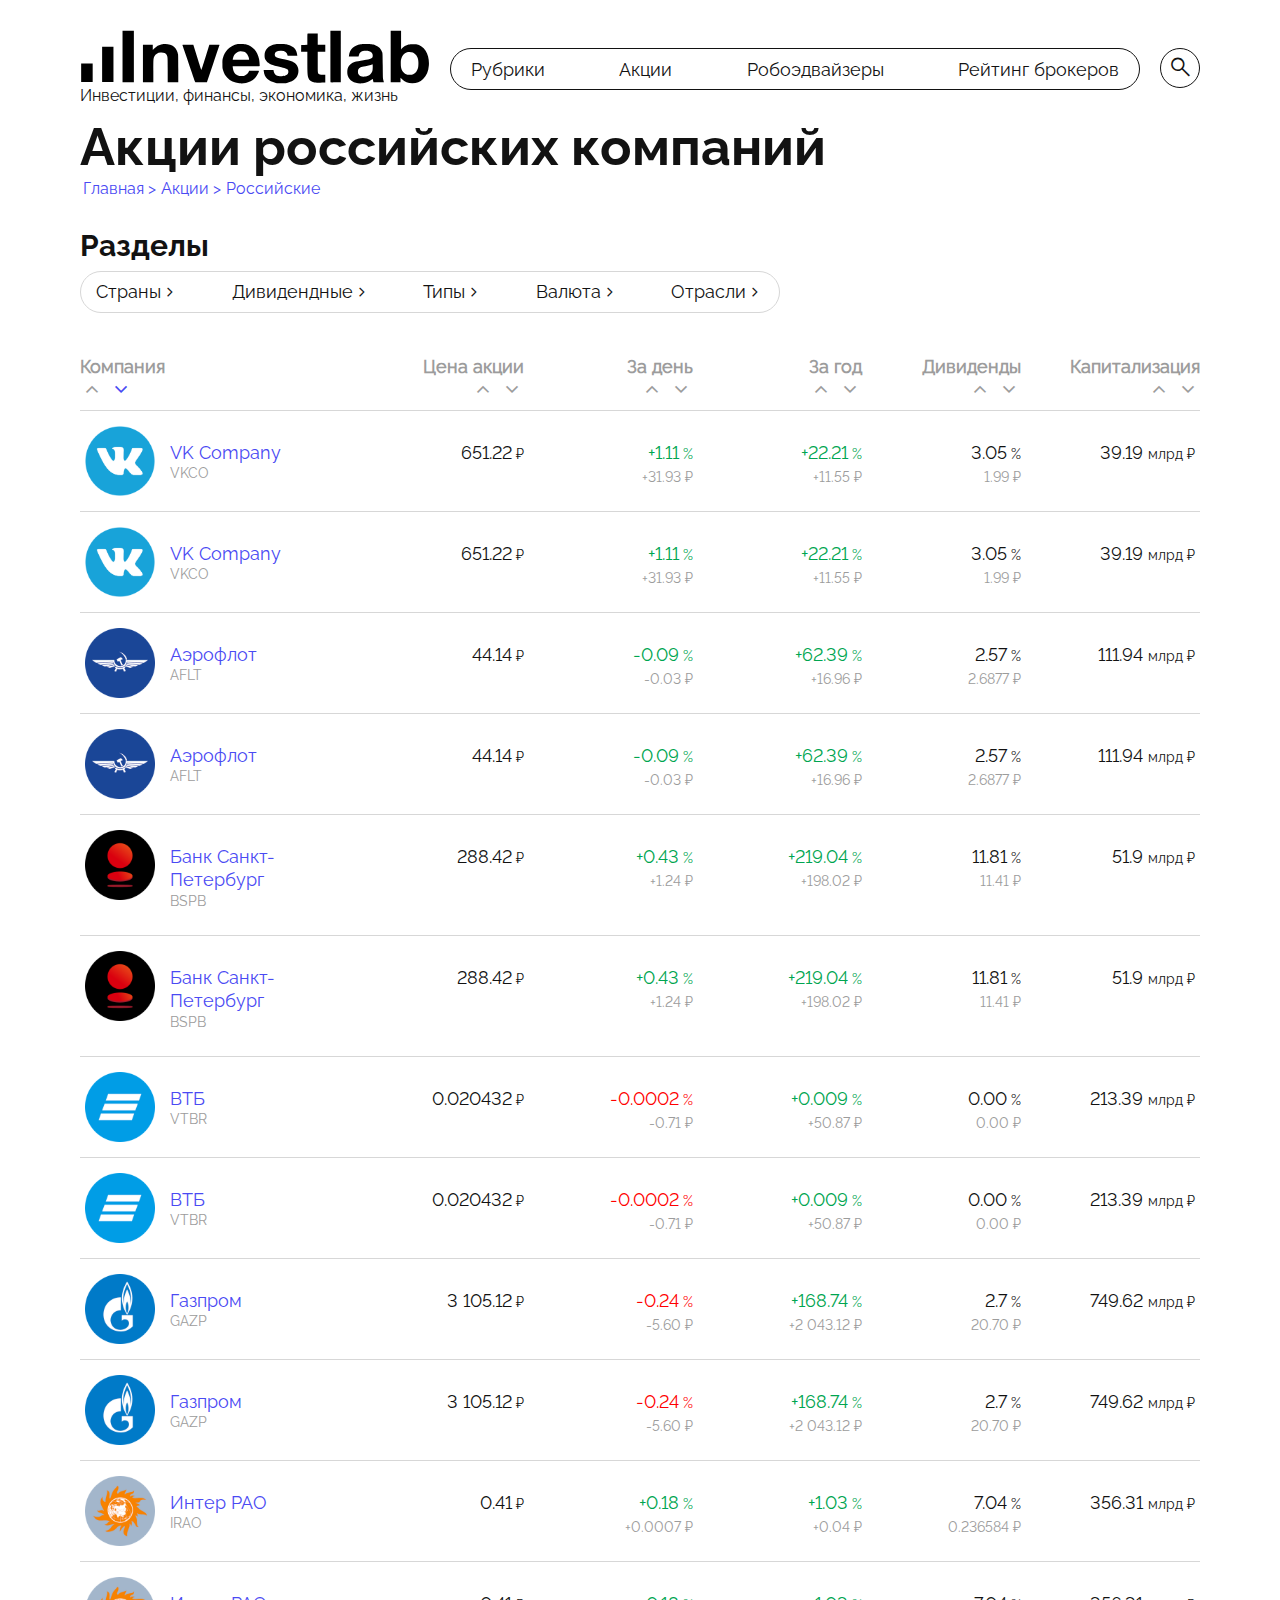
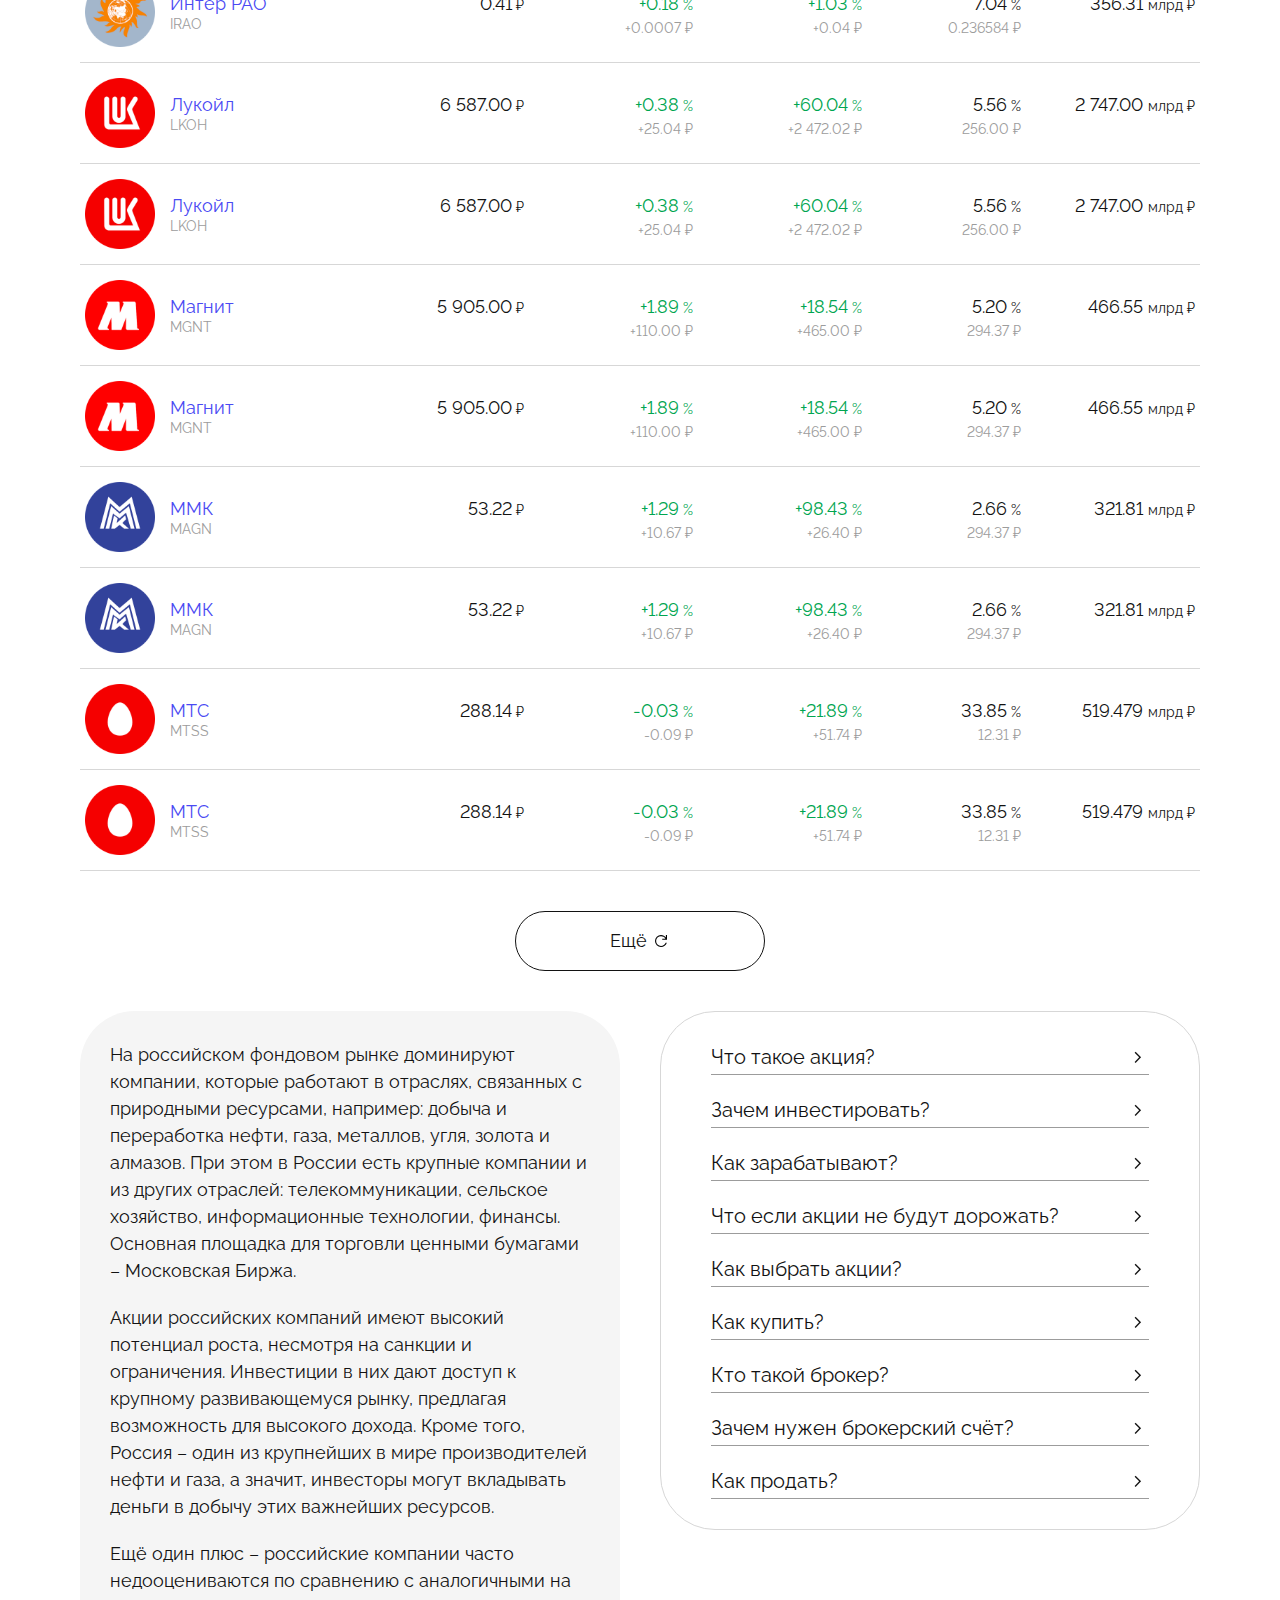
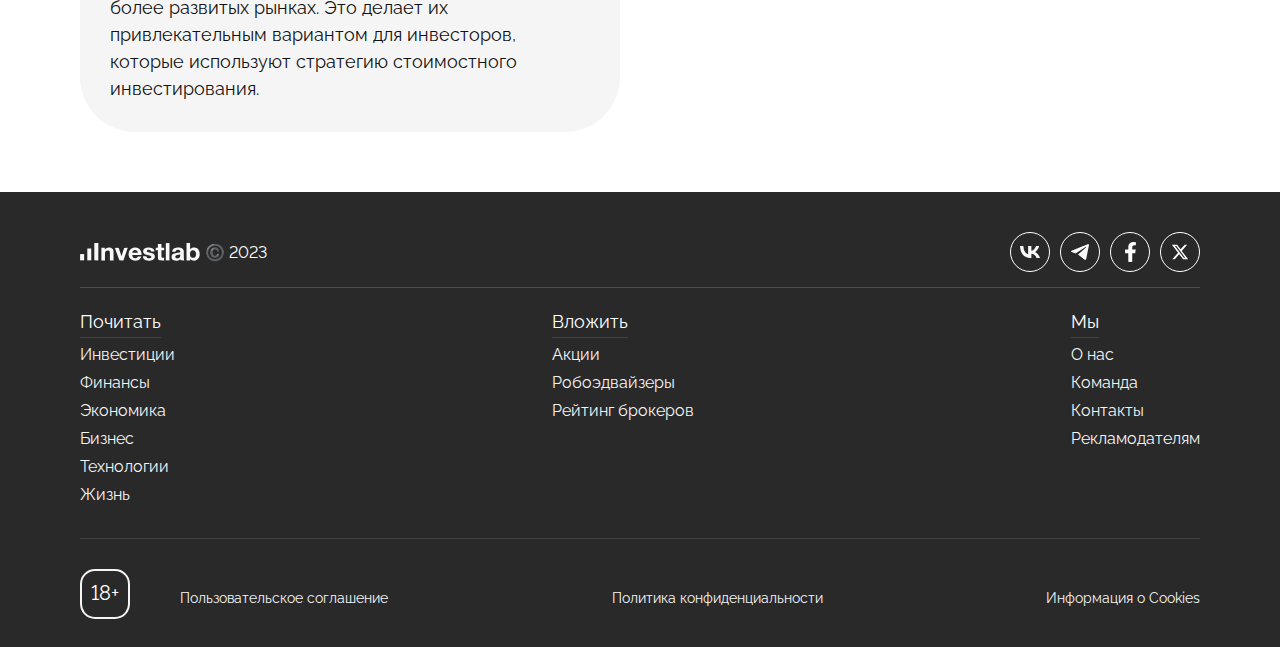
<file: stocks.html>
<!DOCTYPE html>
<html lang="ru">
<head>
	<meta charset="UTF-8">
	<meta http-equiv="X-UA-Compatible" content="IE=edge">
	<meta name="viewport" content="width=device-width, initial-scale=1.0">
	<link rel="stylesheet" href="assets/css/header.min.css">
	<link rel="stylesheet" href="assets/css/style.min.css">
	<link rel="stylesheet" href="assets/css/archive.min.css">
	<link rel="stylesheet" href="assets/css/single.min.css">
	<link rel="stylesheet" href="assets/css/stocks.min.css">
	<link rel="stylesheet" href="assets/css/stock-single.min.css">
	<link rel="stylesheet" href="assets/css/footer.min.css">
	<link rel="stylesheet" href="assets/css/permanent.min.css">
	<link rel="stylesheet" href="assets/css/buttons.min.css">
	<title></title>
</head>
<body>
		<header class="header">
			<div class="header__wrapper container">
				<div class="header__container">
	
					<div class="header-logo">
						<div class="header-logo__wrapper">
							<div class="header-logo__container">
								<div class="header-logo__image">
									<a href=""><img src="assets/img/logo-investlab-black.svg" alt=""></a>
								</div>
	
								<div class="header-logo__title">
									<div class="header-logo__title-wrapper">
										<div class="header-logo__title-container text">
											<h1>Инвестиции, финансы, экономика, жизнь</h1>
										</div>
									</div>
								</div>
	
							</div>
						</div>
					</div>
	
					<nav class="menu">
						<div class="menu__wrapper">
							<div class="menu__container text">

								<div class="menu__mobile-title container text-semibold">
									<div class="menu__mobile-title-wrapper">
										<div class="menu__mobile-title-container">
											<p>Меню</p>
											<div class="menu__mobile-close"><div class="icon-close"></div></div>
										</div>
									</div>
								</div>
	
								<ul>
									<li class="menu__category">
										<span>Рубрики<div class="icon-right-arrow"></div></span>
	
										<ul>
											<li><a href="">Инвестиции</a></li>
											<li><a href="">Финансы</a></li>
											<li><a href="">Экономика</a></li>
											<li><a href="">Бизнес</a></li>
											<li><a href="">Технологии</a></li>
											<li><a href="">Жизнь</a></li>
										</ul>
									</li>
	
									<li class="menu__category">
										<span>Акции<div class="icon-right-arrow"></div></span>
	
										<ul>
											<li class="menu__subcategory"><span>Страны<div class="icon-right-arrow"></div></span>
												<ul>
													<li><a href="">Россия</a></li>
													<li><a href="">Китай</a></li>
													<li><a href="">США</a></li>
													<li><a href="">Все зарубежные</a></li>
												</ul>
											</li>
	
											<li class="menu__subcategory"><span>Дивидендные<div class="icon-right-arrow"></div></span>
												<ul>
													<li><a href="">Российские дивидендные акции</a></li>
													<li><a href="">Дивидендные акции США</a></li>
													<li><a href="">Акции без дивидендов</a></li>
												</ul>
											</li>
	
											<li class="menu__subcategory"><span>Типы<div class="icon-right-arrow"></div></span>
												<ul>
													<li><a href="">Обыкновенные</a></li>
													<li><a href="">Привилегированные</a></li>
												</ul>
											</li>
	
											<li class="menu__subcategory"><span>Валюта<div class="icon-right-arrow"></div></span>
												<ul>
													<li><a href="">Рубли</a></li>
													<li><a href="">Доллары</a></li>
													<li><a href="">Евро</a></li>
												</ul>
											</li>

											<li class="menu__subcategory"><span>Отрасли<div class="icon-right-arrow"></div></span>
												<ul>
													<li><a href="">Авиационная</a></li>
													<li><a href="">Автопроизводство</a></li>
													<li><a href="">Банки и финансы</a></li>
													<li><a href="">Добытчики угля</a></li>
													<li><a href="">Зелёная энергетика</a></li>
													<li><a href="">Золотодобывающая</a></li>
													<li><a href="">Металлургическая</a></li>
													<li><a href="">Нефтегазовая</a></li>
													<li><a href="">Потребительская</a></li>
													<li><a href="">Промышленность</a></li>
													<li><a href="">Сельскохозяйственная</a></li>
													<li><a href="">Строительная</a></li>
													<li><a href="">Сырьевая</a></li>
													<li><a href="">Телекоммуникационная</a></li>
													<li><a href="">Технологическая</a></li>
													<li><a href="">Фармацевтическая</a></li>
													<li><a href="">Энергетическая</a></li>
												</ul>
											</li>
										</ul>
									</li>
	
									<li class="menu__category">
										<span><a href="">Робоэдвайзеры</a></span>
									</li>
	
									<li class="menu__category">
										<span><a href="">Рейтинг брокеров</a></span>
									</li>

								</ul>

								<div class="menu__mobile-tags container text">
									<div class="menu__mobile-tags-wrapper">
										<div class="menu__mobile-tags-container">
											<a href=""><div class="menu__mobile-tag"><p>Лучшие акции</p></div></a>
											<a href=""><div class="menu__mobile-tag"><p>Дивидендные аристократы</p></div></a>
											<a href=""><div class="menu__mobile-tag"><p>Экономика России</p></div></a>
											<a href=""><div class="menu__mobile-tag"><p>Карьера</p></div></a>
											<a href=""><div class="menu__mobile-tag"><p>Финансовая грамотность</p></div></a>
											<a href=""><div class="menu__mobile-tag"><p>Инвестиции для новичков</p></div></a>
											<a href=""><div class="menu__mobile-tag"><p>Валюта</p></div></a>
										</div>
									</div>
								</div>
							</div>
						</div>

						<div class="search">
							<div class="search__wrapper">
								<div class="search__container">
									<div class="search__input text">
										<div class="search__input-container">
											<form action="/search" method="post">
												<input type="text" id="search" name="search" placeholder="Найти..." autocomplete="off" required>
												<div class="search__text-cancel"><p>Стереть</p></div>
												<div class="search__image-close"><div class="icon-close"></div></div>
											</form>
										</div>
									</div>
									<div class="search__image"><div class="icon-search"></div></div>
								</div>
							</div>
						</div>

						<div class="burger">
							<div class="burger__wrapper">
								<div class="burger__container">
									<div class="burger__image"><div class="icon-menu"></div></div>
								</div>
							</div>
						</div>
					</nav>
				</div>
			</div>
		</header>




<main class="stocks">
	<div class="stocks__wrapper">
		<div class="stocks__container">

			<div class="stocks-title">
				<div class="stocks-title__wrapper">
					<div class="stocks-title__container container">
						<h1 class="text-bold">Акции российских компаний</h1>
					</div>
				</div>
			</div>

			<div class="breadcrumbs">
				<div class="breadcrumbs__wrapper container">

					<div class="breadcrumbs__container text" itemscope itemtype="http://schema.org/BreadcrumbList">
						<ul>
							<li itemprop="itemListElement" itemscope itemtype="http://schema.org/ListItem">
								<a itemprop="item" href="">
									<span itemprop="name">Главная</span>
								</a>
								<meta itemprop="position" content="1">
							</li>

							<li itemprop="itemListElement" itemscope itemtype="http://schema.org/ListItem">
								<a itemprop="item" href="">
									<span itemprop="name">Акции</span>
								</a>
								<meta itemprop="position" content="2">
							</li>

							<li itemprop="itemListElement" itemscope itemtype="http://schema.org/ListItem">
								<span itemprop="item" itemprop="name">Российские</span>
								<meta itemprop="position" content="3">
							</li>
						</ul>
					</div>
				</div>
			</div>

			<section class="stocks-filters">
				<div class="stock-filters__wrapper">
					<div class="stocks-filters__container container">
						<div class="stocks-filters__title text-bold">
							<p>Разделы</p>
							<div class="icon-filter-alt"></div>
						</div>

						<div class="stocks-filters-sorting">
							<div class="stocks-filters-sorting__wrapper">
								<div class="stocks-filters-sorting__container text">

									<div class="stocks-filters-sorting__mobile-title container text-semibold">
										<div class="stocks-filters-sorting__mobile-title-wrapper">
											<div class="stocks-filters-sorting__mobile-title-container">
												<p>Разделы</p>
												<div class="stocks-filters-sorting__mobile-close">
													<div class="icon-close"></div>
												</div>
											</div>
										</div>
									</div>

									<ul>
										<li class="stocks-filters-sorting__subcategory"><span>Страны<div
													class="icon-right-arrow"></div></span>
											<ul>
												<li><a href="">Россия</a></li>
												<li><a href="">Китай</a></li>
												<li><a href="">США</a></li>
												<li><a href="">Все зарубежные</a></li>
											</ul>
										</li>

										<li class="stocks-filters-sorting__subcategory"><span>Дивидендные<div
													class="icon-right-arrow"></div></span>
											<ul>
												<li><a href="">Российские дивидендные акции</a></li>
												<li><a href="">Дивидендные акции США</a></li>
												<li><a href="">Акции без дивидендов</a></li>
											</ul>
										</li>

										<li class="stocks-filters-sorting__subcategory"><span>Типы<div
													class="icon-right-arrow"></div></span>
											<ul>
												<li><a href="">Обыкновенные</a></li>
												<li><a href="">Привилегированные</a></li>
											</ul>
										</li>

										<li class="stocks-filters-sorting__subcategory"><span>Валюта<div
													class="icon-right-arrow"></div></span>
											<ul>
												<li><a href="">Рубли</a></li>
												<li><a href="">Доллары</a></li>
												<li><a href="">Евро</a></li>
											</ul>
										</li>

										<li class="stocks-filters-sorting__subcategory"><span>Отрасли<div
													class="icon-right-arrow"></div></span>
											<ul>
												<li><a href="">Авиационная</a></li>
												<li><a href="">Автопроизводство</a></li>
												<li><a href="">Банки и финансы</a></li>
												<li><a href="">Добытчики угля</a></li>
												<li><a href="">Зелёная энергетика</a></li>
												<li><a href="">Золотодобывающая</a></li>
												<li><a href="">Металлургическая</a></li>
												<li><a href="">Нефтегазовая</a></li>
												<li><a href="">Потребительская</a></li>
												<li><a href="">Промышленность</a></li>
												<li><a href="">Сельскохозяйственная</a></li>
												<li><a href="">Строительная</a></li>
												<li><a href="">Сырьевая</a></li>
												<li><a href="">Телекоммуникационная</a></li>
												<li><a href="">Технологическая</a></li>
												<li><a href="">Фармацевтическая</a></li>
												<li><a href="">Энергетическая</a></li>
											</ul>
										</li>
									</ul>

									<div class="stocks-filters-sorting__mobile-tags container text">
										<div class="stocks-filters-sorting__mobile-tags-wrapper">
											<div class="stocks-filters-sorting__mobile-tags-container">
												<a href="">
													<div class="stocks-filters-sorting__mobile-tag">
														<p>Стратегии</p>
													</div>
												</a>
												<a href="">
													<div class="stocks-filters-sorting__mobile-tag">
														<p>Акция в подарок</p>
													</div>
												</a>
												<a href="">
													<div class="stocks-filters-sorting__mobile-tag">
														<p>Портфель без убытка</p>
													</div>
												</a>
											</div>
										</div>
									</div>
								</div>
							</div>
						</div>

					</div>
				</div>
			</section>

			<section class="stocks-table">
				<div class="stocks-table__wrapper">
					<div class="stocks-table__container text container">

						<div class="stocks-table-nav container">
							<div class="stocks-table-nav__wrapper">
								<div class="stocks-table-nav__container text">

									<table>
										<thead>
											<tr>
												<th>Компания</th>
												<th>Цена акции</th>
												<th>За день</th>
												<th>За год</th>
												<th>Дивиденды</th>
												<th>Капитализация</th>
											</tr>
										</thead>
									</table>

								</div>
							</div>
						</div>

						<table class="stocks-table-rus stocks-table-standart">
							<thead>
								<tr>
									<th>
										<span class="stocks-table-standart__filter">Компания
											<div class="stocks-table-standart__sort">
												<span class="icon-top-arrow"></span>
												<span class="icon-bottom-arrow"></span>
											</div>
										</span>
									</th>

									<th>
										<span class="stocks-table-standart__filter">Цена акции
											<div class="stocks-table-standart__sort">
												<span class="icon-top-arrow"></span>
												<span class="icon-bottom-arrow"></span>
											</div>
										</span>
									</th>

									<th>
										<span class="stocks-table-standart__filter">За день
											<div class="stocks-table-standart__sort">
												<span class="icon-top-arrow"></span>
												<span class="icon-bottom-arrow"></span>
											</div>
										</span>
									</th>

									<th>
										<span class="stocks-table-standart__filter">За год
											<div class="stocks-table-standart__sort">
												<span class="icon-top-arrow"></span>
												<span class="icon-bottom-arrow"></span>
											</div>
										</span>
									</th>

									<th>
										<span class="stocks-table-standart__filter">Дивиденды
											<div class="stocks-table-standart__sort">
												<span class="icon-top-arrow"></span>
												<span class="icon-bottom-arrow"></span>
											</div>
										</span>
									</th>

									<th>
										<span class="stocks-table-standart__filter">Капитализация
											<div class="stocks-table-standart__sort">
												<span class="icon-top-arrow"></span>
												<span class="icon-bottom-arrow"></span>
											</div>
										</span>
									</th>
								</tr>
							</thead>

							<tbody>
								<tr>
									<td>
										<img src="assets/img/gazprom.png" alt="">
										<div class="stocks-table-standart__name">
											<a href="">Газпром</a>
											<p>GAZP</p>
										</div>
									</td>

									<td>3 105.12</td>

									<td class="stocks-table-standart__day-price income--red">
										<p>-0.24</p>
										<p>-5.60</p>
									</td>

									<td class="stocks-table-standart__year-price income--green">
										<p>+168.74</p>
										<p>+2 043.12</p>
									</td>

									<td class="stocks-table-standart__dividends">
										<p>2.7</p>
										<p>20.70</p>
									</td>

									<td>749.62
										<div></div>
									</td>
								</tr>

								<tr>
									<td>
										<img src="assets/img/norilskiy-nikel.png" alt="">
										<div class="stocks-table-standart__name">
											<a href="">Норильский Никель</a>
											<p>GMKN</p>
										</div>
									</td>

									<td>23 175.90</td>

									<td class="stocks-table-standart__day-price income--red">
										<p>-23.24</p>
										<p>-2 323.24</p>
									</td>

									<td class="stocks-table-standart__year-price income--green">
										<p>+202.11</p>
										<p>+3.00</p>
									</td>

									<td class="stocks-table-standart__dividends">
										<p>11.22</p>
										<p>1 119.01</p>
									</td>

									<td>981.1
										<div></div>
									</td>
								</tr>

								<tr>
									<td>
										<img src="assets/img/severstal.png" alt="">
										<div class="stocks-table-standart__name">
											<a href="">Северсталь</a>
											<p>CHMF</p>
										</div>
									</td>

									<td>1 327.00</td>

									<td class="stocks-table-standart__day-price income--red">
										<p>-25.59</p>
										<p>-1.96</p>
									</td>

									<td class="stocks-table-standart__year-price income--red">
										<p>-86.37</p>
										<p>-614.99</p>
									</td>

									<td class="stocks-table-standart__dividends">
										<p>5.41</p>
										<p>85.93</p>
									</td>

									<td>888.48
										<div></div>
									</td>
								</tr>

								<tr>
									<td>
										<img src="assets/img/polus.png" alt="">
										<div class="stocks-table-standart__name">
											<a href="">Полюс</a>
											<p>PLZL</p>
										</div>
									</td>

									<td>11 419.00</td>

									<td class="stocks-table-standart__day-price income--red">
										<p>-1.35</p>
										<p>-156.50</p>
									</td>

									<td class="stocks-table-standart__year-price income--green">
										<p>+46.02</p>
										<p>+3 599.00</p>
									</td>

									<td class="stocks-table-standart__dividends">
										<p>2.15</p>
										<p>267.48</p>
									</td>

									<td>1 194.45
										<div></div>
									</td>
								</tr>

								<tr>
									<td>
										<img src="assets/img/vtb.png" alt="">
										<div class="stocks-table-standart__name">
											<a href="">ВТБ</a>
											<p>VTBR</p>
										</div>
									</td>

									<td>0.020432</td>

									<td class="stocks-table-standart__day-price income--red">
										<p>-0.0002</p>
										<p>-0.71</p>
									</td>

									<td class="stocks-table-standart__year-price income--green">
										<p>+0.009</p>
										<p>+50.87</p>
									</td>

									<td class="stocks-table-standart__dividends">
										<p>0.00</p>
										<p>0.00</p>
									</td>

									<td>213.39
										<div></div>
									</td>
								</tr>

								<tr>
									<td>
										<img src="assets/img/rosneft.png" alt="">
										<div class="stocks-table-standart__name">
											<a href="">Роснефть</a>
											<p>ROSN</p>
										</div>
									</td>

									<td>548.04</td>

									<td class="stocks-table-standart__day-price income--red">
										<p>-0.0002</p>
										<p>-6.60</p>
									</td>

									<td class="stocks-table-standart__year-price income--green">
										<p>+53.94</p>
										<p>+192.04</p>
									</td>

									<td class="stocks-table-standart__dividends">
										<p>5.57</p>
										<p>20.39</p>
									</td>

									<td>3 793.00
										<div></div>
									</td>
								</tr>

								<tr>
									<td>
										<img src="assets/img/sber.png" alt="">
										<div class="stocks-table-standart__name">
											<a href="">СберБанк</a>
											<p>SBER</p>
										</div>
									</td>

									<td>261.32</td>

									<td class="stocks-table-standart__day-price income--green">
										<p>+0.25</p>
										<p>+0.09</p>
									</td>

									<td class="stocks-table-standart__year-price income--green">
										<p>+100.42</p>
										<p>+130.94</p>
									</td>

									<td class="stocks-table-standart__dividends">
										<p>5.84</p>
										<p>18.7</p>
									</td>

									<td>3 835.00
										<div></div>
									</td>
								</tr>

								<tr>
									<td>
										<img src="assets/img/raspadskaya.png" alt="">
										<div class="stocks-table-standart__name">
											<a href="">Распадская</a>
											<p>RASP</p>
										</div>
									</td>

									<td>354.65</td>

									<td class="stocks-table-standart__day-price income--green">
										<p>+0.82</p>
										<p>+12.11</p>
									</td>

									<td class="stocks-table-standart__year-price income--green">
										<p>+17.82</p>
										<p>+1230.14</p>
									</td>

									<td class="stocks-table-standart__dividends">
										<p>14.4</p>
										<p>8.00</p>
									</td>

									<td>174.72
										<div></div>
									</td>
								</tr>

								<tr>
									<td>
										<img src="assets/img/rostelekom-kompaniya.png" alt="">
										<div class="stocks-table-standart__name">
											<a href="">Ростелеком</a>
											<p>RTKM</p>
										</div>
									</td>

									<td>74.70</td>

									<td class="stocks-table-standart__day-price income--green">
										<p>+0.10</p>
										<p>+0.07</p>
									</td>

									<td class="stocks-table-standart__year-price income--green">
										<p>+24.54</p>
										<p>+14.72</p>
									</td>

									<td class="stocks-table-standart__dividends">
										<p>7.04</p>
										<p>4.56</p>
									</td>

									<td>204.95
										<div></div>
									</td>
								</tr>

								<tr>
									<td>
										<img src="assets/img/inter-rao.png" alt="">
										<div class="stocks-table-standart__name">
											<a href="">Интер РАО</a>
											<p>IRAO</p>
										</div>
									</td>

									<td>0.41</td>

									<td class="stocks-table-standart__day-price income--green">
										<p>+0.18</p>
										<p>+0.0007</p>
									</td>

									<td class="stocks-table-standart__year-price income--green">
										<p>+1.03</p>
										<p>+0.04</p>
									</td>

									<td class="stocks-table-standart__dividends">
										<p>7.04</p>
										<p>0.236584</p>
									</td>

									<td>356.31
										<div></div>
									</td>
								</tr>

								<tr>
									<td>
										<img src="assets/img/rusgidro.png" alt="">
										<div class="stocks-table-standart__name">
											<a href="">Русгидро</a>
											<p>HYDR</p>
										</div>
									</td>

									<td>0.89</td>

									<td class="stocks-table-standart__day-price income--green">
										<p>+0.84</p>
										<p>+0.0101</p>
									</td>

									<td class="stocks-table-standart__year-price income--green">
										<p>+10.28</p>
										<p>+0.08</p>
									</td>

									<td class="stocks-table-standart__dividends">
										<p>6.59</p>
										<p>0.053049</p>
									</td>

									<td>346.55
										<div></div>
									</td>
								</tr>

								<tr>
									<td>
										<img src="assets/img/magnit.png" alt="">
										<div class="stocks-table-standart__name">
											<a href="">Магнит</a>
											<p>MGNT</p>
										</div>
									</td>

									<td>5 905.00</td>

									<td class="stocks-table-standart__day-price income--green">
										<p>+1.89</p>
										<p>+110.00</p>
									</td>

									<td class="stocks-table-standart__year-price income--green">
										<p>+18.54</p>
										<p>+465.00</p>
									</td>

									<td class="stocks-table-standart__dividends">
										<p>5.20</p>
										<p>294.37</p>
									</td>

									<td>466.55
										<div></div>
									</td>
								</tr>

								<tr>
									<td>
										<img src="assets/img/mmk.png" alt="">
										<div class="stocks-table-standart__name">
											<a href="">ММК</a>
											<p>MAGN</p>
										</div>
									</td>

									<td>53.22</td>

									<td class="stocks-table-standart__day-price income--green">
										<p>+1.29</p>
										<p>+10.67</p>
									</td>

									<td class="stocks-table-standart__year-price income--green">
										<p>+98.43</p>
										<p>+26.40</p>
									</td>

									<td class="stocks-table-standart__dividends">
										<p>2.66</p>
										<p>294.37</p>
									</td>

									<td>321.81
										<div></div>
									</td>
								</tr>

								<tr>
									<td>
										<img src="assets/img/mts.png" alt="">
										<div class="stocks-table-standart__name">
											<a href="">МТС</a>
											<p>MTSS</p>
										</div>
									</td>

									<td>288.14</td>

									<td class="stocks-table-standart__day-price income--green">
										<p>-0.03</p>
										<p>-0.09</p>
									</td>

									<td class="stocks-table-standart__year-price income--green">
										<p>+21.89</p>
										<p>+51.74</p>
									</td>

									<td class="stocks-table-standart__dividends">
										<p>33.85</p>
										<p>12.31</p>
									</td>

									<td>519.479
										<div></div>
									</td>
								</tr>

								<tr>
									<td>
										<img src="assets/img/aeroflot.png" alt="">
										<div class="stocks-table-standart__name">
											<a href="">Аэрофлот</a>
											<p>AFLT</p>
										</div>
									</td>

									<td>44.14</td>

									<td class="stocks-table-standart__day-price income--green">
										<p>-0.09</p>
										<p>-0.03</p>
									</td>

									<td class="stocks-table-standart__year-price income--green">
										<p>+62.39</p>
										<p>+16.96</p>
									</td>

									<td class="stocks-table-standart__dividends">
										<p>2.57</p>
										<p>2.6877</p>
									</td>

									<td>111.94
										<div></div>
									</td>
								</tr>

								<tr>
									<td>
										<img src="assets/img/bank-sankt-peterburg.png" alt="">
										<div class="stocks-table-standart__name">
											<a href="">Банк Санкт-Петербург</a>
											<p>BSPB</p>
										</div>
									</td>

									<td>288.42</td>

									<td class="stocks-table-standart__day-price income--green">
										<p>+0.43</p>
										<p>+1.24</p>
									</td>

									<td class="stocks-table-standart__year-price income--green">
										<p>+219.04</p>
										<p>+198.02</p>
									</td>

									<td class="stocks-table-standart__dividends">
										<p>11.81</p>
										<p>11.41</p>
									</td>

									<td>51.9
										<div></div>
									</td>
								</tr>

								<tr>
									<td>
										<img src="assets/img/lukoil.png" alt="">
										<div class="stocks-table-standart__name">
											<a href="">Лукойл</a>
											<p>LKOH</p>
										</div>
									</td>

									<td>6 587.00</td>

									<td class="stocks-table-standart__day-price income--green">
										<p>+0.38</p>
										<p>+25.04</p>
									</td>

									<td class="stocks-table-standart__year-price income--green">
										<p>+60.04</p>
										<p>+2 472.02</p>
									</td>

									<td class="stocks-table-standart__dividends">
										<p>5.56</p>
										<p>256.00</p>
									</td>

									<td>2 747.00
										<div></div>
									</td>
								</tr>

								<tr>
									<td>
										<img src="assets/img/pik.png" alt="">
										<div class="stocks-table-standart__name">
											<a href="">ПИК</a>
											<p>PIKK</p>
										</div>
									</td>

									<td>842.00</td>

									<td class="stocks-table-standart__day-price income--green">
										<p>+0.36</p>
										<p>+3.10</p>
									</td>

									<td class="stocks-table-standart__year-price income--green">
										<p>+15.85</p>
										<p>+115.20</p>
									</td>

									<td class="stocks-table-standart__dividends">
										<p>2.19</p>
										<p>22.51</p>
									</td>

									<td>409.11
										<div></div>
									</td>
								</tr>

								<tr>
									<td>
										<img src="assets/img/fsk-ees.png" alt="">
										<div class="stocks-table-standart__name">
											<a href="">ФСК ЕЭС</a>
											<p>FSK</p>
										</div>
									</td>

									<td>0.53</td>

									<td class="stocks-table-standart__day-price income--green">
										<p>+0.90</p>
										<p>+0.004</p>
									</td>

									<td class="stocks-table-standart__year-price income--green">
										<p>+112.45</p>
										<p>+0.28</p>
									</td>

									<td class="stocks-table-standart__dividends">
										<p>11.28</p>
										<p>0.03381</p>
									</td>

									<td>11.37
										<div></div>
									</td>
								</tr>

								<tr>
									<td>
										<img src="assets/img/tmk.png" alt="">
										<div class="stocks-table-standart__name">
											<a href="">ТМК</a>
											<p>TRMK</p>
										</div>
									</td>

									<td>245.50</td>

									<td class="stocks-table-standart__day-price income--green">
										<p>+0.77</p>
										<p>+1.90</p>
									</td>

									<td class="stocks-table-standart__year-price income--green">
										<p>+192.88</p>
										<p>+161.68</p>
									</td>

									<td class="stocks-table-standart__dividends">
										<p>7.35</p>
										<p>6.78</p>
									</td>

									<td>90.99
										<div></div>
									</td>
								</tr>

								<tr>
									<td>
										<img src="assets/img/vk-company.png" alt="">
										<div class="stocks-table-standart__name">
											<a href="">VK Company</a>
											<p>VKCO</p>
										</div>
									</td>

									<td>651.22</td>

									<td class="stocks-table-standart__day-price income--green">
										<p>+1.11</p>
										<p>+31.93</p>
									</td>

									<td class="stocks-table-standart__year-price income--green">
										<p>+22.21</p>
										<p>+11.55</p>
									</td>

									<td class="stocks-table-standart__dividends">
										<p>3.05</p>
										<p>1.99</p>
									</td>

									<td>39.19
										<div></div>
									</td>
								</tr>



								<tr>
									<td>
										<img src="assets/img/gazprom.png" alt="">
										<div class="stocks-table-standart__name">
											<a href="">Газпром</a>
											<p>GAZP</p>
										</div>
									</td>

									<td>3 105.12</td>

									<td class="stocks-table-standart__day-price income--red">
										<p>-0.24</p>
										<p>-5.60</p>
									</td>

									<td class="stocks-table-standart__year-price income--green">
										<p>+168.74</p>
										<p>+2 043.12</p>
									</td>

									<td class="stocks-table-standart__dividends">
										<p>2.7</p>
										<p>20.70</p>
									</td>

									<td>749.62
										<div></div>
									</td>
								</tr>

								<tr>
									<td>
										<img src="assets/img/norilskiy-nikel.png" alt="">
										<div class="stocks-table-standart__name">
											<a href="">Норильский Никель</a>
											<p>GMKN</p>
										</div>
									</td>

									<td>23 175.90</td>

									<td class="stocks-table-standart__day-price income--red">
										<p>-23.24</p>
										<p>-2 323.24</p>
									</td>

									<td class="stocks-table-standart__year-price income--green">
										<p>+202.11</p>
										<p>+3.00</p>
									</td>

									<td class="stocks-table-standart__dividends">
										<p>11.22</p>
										<p>1 119.01</p>
									</td>

									<td>981.1
										<div></div>
									</td>
								</tr>

								<tr>
									<td>
										<img src="assets/img/severstal.png" alt="">
										<div class="stocks-table-standart__name">
											<a href="">Северсталь</a>
											<p>CHMF</p>
										</div>
									</td>

									<td>1 327.00</td>

									<td class="stocks-table-standart__day-price income--red">
										<p>-25.59</p>
										<p>-1.96</p>
									</td>

									<td class="stocks-table-standart__year-price income--red">
										<p>-86.37</p>
										<p>-614.99</p>
									</td>

									<td class="stocks-table-standart__dividends">
										<p>5.41</p>
										<p>85.93</p>
									</td>

									<td>888.48
										<div></div>
									</td>
								</tr>

								<tr>
									<td>
										<img src="assets/img/polus.png" alt="">
										<div class="stocks-table-standart__name">
											<a href="">Полюс</a>
											<p>PLZL</p>
										</div>
									</td>

									<td>11 419.00</td>

									<td class="stocks-table-standart__day-price income--red">
										<p>-1.35</p>
										<p>-156.50</p>
									</td>

									<td class="stocks-table-standart__year-price income--green">
										<p>+46.02</p>
										<p>+3 599.00</p>
									</td>

									<td class="stocks-table-standart__dividends">
										<p>2.15</p>
										<p>267.48</p>
									</td>

									<td>1 194.45
										<div></div>
									</td>
								</tr>

								<tr>
									<td>
										<img src="assets/img/vtb.png" alt="">
										<div class="stocks-table-standart__name">
											<a href="">ВТБ</a>
											<p>VTBR</p>
										</div>
									</td>

									<td>0.020432</td>

									<td class="stocks-table-standart__day-price income--red">
										<p>-0.0002</p>
										<p>-0.71</p>
									</td>

									<td class="stocks-table-standart__year-price income--green">
										<p>+0.009</p>
										<p>+50.87</p>
									</td>

									<td class="stocks-table-standart__dividends">
										<p>0.00</p>
										<p>0.00</p>
									</td>

									<td>213.39
										<div></div>
									</td>
								</tr>

								<tr>
									<td>
										<img src="assets/img/rosneft.png" alt="">
										<div class="stocks-table-standart__name">
											<a href="">Роснефть</a>
											<p>ROSN</p>
										</div>
									</td>

									<td>548.04</td>

									<td class="stocks-table-standart__day-price income--red">
										<p>-0.0002</p>
										<p>-6.60</p>
									</td>

									<td class="stocks-table-standart__year-price income--green">
										<p>+53.94</p>
										<p>+192.04</p>
									</td>

									<td class="stocks-table-standart__dividends">
										<p>5.57</p>
										<p>20.39</p>
									</td>

									<td>3 793.00
										<div></div>
									</td>
								</tr>

								<tr>
									<td>
										<img src="assets/img/sber.png" alt="">
										<div class="stocks-table-standart__name">
											<a href="">СберБанк</a>
											<p>SBER</p>
										</div>
									</td>

									<td>261.32</td>

									<td class="stocks-table-standart__day-price income--green">
										<p>+0.25</p>
										<p>+0.09</p>
									</td>

									<td class="stocks-table-standart__year-price income--green">
										<p>+100.42</p>
										<p>+130.94</p>
									</td>

									<td class="stocks-table-standart__dividends">
										<p>5.84</p>
										<p>18.7</p>
									</td>

									<td>3 835.00
										<div></div>
									</td>
								</tr>

								<tr>
									<td>
										<img src="assets/img/raspadskaya.png" alt="">
										<div class="stocks-table-standart__name">
											<a href="">Распадская</a>
											<p>RASP</p>
										</div>
									</td>

									<td>354.65</td>

									<td class="stocks-table-standart__day-price income--green">
										<p>+0.82</p>
										<p>+12.11</p>
									</td>

									<td class="stocks-table-standart__year-price income--green">
										<p>+17.82</p>
										<p>+1230.14</p>
									</td>

									<td class="stocks-table-standart__dividends">
										<p>14.4</p>
										<p>8.00</p>
									</td>

									<td>174.72
										<div></div>
									</td>
								</tr>

								<tr>
									<td>
										<img src="assets/img/rostelekom-kompaniya.png" alt="">
										<div class="stocks-table-standart__name">
											<a href="">Ростелеком</a>
											<p>RTKM</p>
										</div>
									</td>

									<td>74.70</td>

									<td class="stocks-table-standart__day-price income--green">
										<p>+0.10</p>
										<p>+0.07</p>
									</td>

									<td class="stocks-table-standart__year-price income--green">
										<p>+24.54</p>
										<p>+14.72</p>
									</td>

									<td class="stocks-table-standart__dividends">
										<p>7.04</p>
										<p>4.56</p>
									</td>

									<td>204.95
										<div></div>
									</td>
								</tr>

								<tr>
									<td>
										<img src="assets/img/inter-rao.png" alt="">
										<div class="stocks-table-standart__name">
											<a href="">Интер РАО</a>
											<p>IRAO</p>
										</div>
									</td>

									<td>0.41</td>

									<td class="stocks-table-standart__day-price income--green">
										<p>+0.18</p>
										<p>+0.0007</p>
									</td>

									<td class="stocks-table-standart__year-price income--green">
										<p>+1.03</p>
										<p>+0.04</p>
									</td>

									<td class="stocks-table-standart__dividends">
										<p>7.04</p>
										<p>0.236584</p>
									</td>

									<td>356.31
										<div></div>
									</td>
								</tr>

								<tr>
									<td>
										<img src="assets/img/rusgidro.png" alt="">
										<div class="stocks-table-standart__name">
											<a href="">Русгидро</a>
											<p>HYDR</p>
										</div>
									</td>

									<td>0.89</td>

									<td class="stocks-table-standart__day-price income--green">
										<p>+0.84</p>
										<p>+0.0101</p>
									</td>

									<td class="stocks-table-standart__year-price income--green">
										<p>+10.28</p>
										<p>+0.08</p>
									</td>

									<td class="stocks-table-standart__dividends">
										<p>6.59</p>
										<p>0.053049</p>
									</td>

									<td>346.55
										<div></div>
									</td>
								</tr>

								<tr>
									<td>
										<img src="assets/img/magnit.png" alt="">
										<div class="stocks-table-standart__name">
											<a href="">Магнит</a>
											<p>MGNT</p>
										</div>
									</td>

									<td>5 905.00</td>

									<td class="stocks-table-standart__day-price income--green">
										<p>+1.89</p>
										<p>+110.00</p>
									</td>

									<td class="stocks-table-standart__year-price income--green">
										<p>+18.54</p>
										<p>+465.00</p>
									</td>

									<td class="stocks-table-standart__dividends">
										<p>5.20</p>
										<p>294.37</p>
									</td>

									<td>466.55
										<div></div>
									</td>
								</tr>

								<tr>
									<td>
										<img src="assets/img/mmk.png" alt="">
										<div class="stocks-table-standart__name">
											<a href="">ММК</a>
											<p>MAGN</p>
										</div>
									</td>

									<td>53.22</td>

									<td class="stocks-table-standart__day-price income--green">
										<p>+1.29</p>
										<p>+10.67</p>
									</td>

									<td class="stocks-table-standart__year-price income--green">
										<p>+98.43</p>
										<p>+26.40</p>
									</td>

									<td class="stocks-table-standart__dividends">
										<p>2.66</p>
										<p>294.37</p>
									</td>

									<td>321.81
										<div></div>
									</td>
								</tr>

								<tr>
									<td>
										<img src="assets/img/mts.png" alt="">
										<div class="stocks-table-standart__name">
											<a href="">МТС</a>
											<p>MTSS</p>
										</div>
									</td>

									<td>288.14</td>

									<td class="stocks-table-standart__day-price income--green">
										<p>-0.03</p>
										<p>-0.09</p>
									</td>

									<td class="stocks-table-standart__year-price income--green">
										<p>+21.89</p>
										<p>+51.74</p>
									</td>

									<td class="stocks-table-standart__dividends">
										<p>33.85</p>
										<p>12.31</p>
									</td>

									<td>519.479
										<div></div>
									</td>
								</tr>

								<tr>
									<td>
										<img src="assets/img/aeroflot.png" alt="">
										<div class="stocks-table-standart__name">
											<a href="">Аэрофлот</a>
											<p>AFLT</p>
										</div>
									</td>

									<td>44.14</td>

									<td class="stocks-table-standart__day-price income--green">
										<p>-0.09</p>
										<p>-0.03</p>
									</td>

									<td class="stocks-table-standart__year-price income--green">
										<p>+62.39</p>
										<p>+16.96</p>
									</td>

									<td class="stocks-table-standart__dividends">
										<p>2.57</p>
										<p>2.6877</p>
									</td>

									<td>111.94
										<div></div>
									</td>
								</tr>

								<tr>
									<td>
										<img src="assets/img/bank-sankt-peterburg.png" alt="">
										<div class="stocks-table-standart__name">
											<a href="">Банк Санкт-Петербург</a>
											<p>BSPB</p>
										</div>
									</td>

									<td>288.42</td>

									<td class="stocks-table-standart__day-price income--green">
										<p>+0.43</p>
										<p>+1.24</p>
									</td>

									<td class="stocks-table-standart__year-price income--green">
										<p>+219.04</p>
										<p>+198.02</p>
									</td>

									<td class="stocks-table-standart__dividends">
										<p>11.81</p>
										<p>11.41</p>
									</td>

									<td>51.9
										<div></div>
									</td>
								</tr>

								<tr>
									<td>
										<img src="assets/img/lukoil.png" alt="">
										<div class="stocks-table-standart__name">
											<a href="">Лукойл</a>
											<p>LKOH</p>
										</div>
									</td>

									<td>6 587.00</td>

									<td class="stocks-table-standart__day-price income--green">
										<p>+0.38</p>
										<p>+25.04</p>
									</td>

									<td class="stocks-table-standart__year-price income--green">
										<p>+60.04</p>
										<p>+2 472.02</p>
									</td>

									<td class="stocks-table-standart__dividends">
										<p>5.56</p>
										<p>256.00</p>
									</td>

									<td>2 747.00
										<div></div>
									</td>
								</tr>

								<tr>
									<td>
										<img src="assets/img/pik.png" alt="">
										<div class="stocks-table-standart__name">
											<a href="">ПИК</a>
											<p>PIKK</p>
										</div>
									</td>

									<td>842.00</td>

									<td class="stocks-table-standart__day-price income--green">
										<p>+0.36</p>
										<p>+3.10</p>
									</td>

									<td class="stocks-table-standart__year-price income--green">
										<p>+15.85</p>
										<p>+115.20</p>
									</td>

									<td class="stocks-table-standart__dividends">
										<p>2.19</p>
										<p>22.51</p>
									</td>

									<td>409.11
										<div></div>
									</td>
								</tr>

								<tr>
									<td>
										<img src="assets/img/fsk-ees.png" alt="">
										<div class="stocks-table-standart__name">
											<a href="">ФСК ЕЭС</a>
											<p>FSK</p>
										</div>
									</td>

									<td>0.53</td>

									<td class="stocks-table-standart__day-price income--green">
										<p>+0.90</p>
										<p>+0.004</p>
									</td>

									<td class="stocks-table-standart__year-price income--green">
										<p>+112.45</p>
										<p>+0.28</p>
									</td>

									<td class="stocks-table-standart__dividends">
										<p>11.28</p>
										<p>0.03381</p>
									</td>

									<td>11.37
										<div></div>
									</td>
								</tr>

								<tr>
									<td>
										<img src="assets/img/tmk.png" alt="">
										<div class="stocks-table-standart__name">
											<a href="">ТМК</a>
											<p>TRMK</p>
										</div>
									</td>

									<td>245.50</td>

									<td class="stocks-table-standart__day-price income--green">
										<p>+0.77</p>
										<p>+1.90</p>
									</td>

									<td class="stocks-table-standart__year-price income--green">
										<p>+192.88</p>
										<p>+161.68</p>
									</td>

									<td class="stocks-table-standart__dividends">
										<p>7.35</p>
										<p>6.78</p>
									</td>

									<td>90.99
										<div></div>
									</td>
								</tr>

								<tr>
									<td>
										<img src="assets/img/vk-company.png" alt="">
										<div class="stocks-table-standart__name">
											<a href="">VK Company</a>
											<p>VKCO</p>
										</div>
									</td>

									<td>651.22</td>

									<td class="stocks-table-standart__day-price income--green">
										<p>+1.11</p>
										<p>+31.93</p>
									</td>

									<td class="stocks-table-standart__year-price income--green">
										<p>+22.21</p>
										<p>+11.55</p>
									</td>

									<td class="stocks-table-standart__dividends">
										<p>3.05</p>
										<p>1.99</p>
									</td>

									<td>39.19
										<div></div>
									</td>
								</tr>


							</tbody>
						</table>

					</div>
				</div>
			</section>

			<div class="button--stocks">
				<div class="button__wrapper">
					<div class="button__container">
						<button class="text">Ещё</button>
						<div class="button__icon-refresh"><img src="assets/img/icon-refresh.svg" alt=""></div>
					</div>
				</div>
			</div>

			<section class="stocks-footer">
				<div class="stocks-footer__wrapper">
					<div class="stocks-footer__container container">

						<section class="stocks-description">
							<div class="stocks-description__wrapper">
								<div class="stocks-description__container text">
									<p>На российском фондовом рынке доминируют компании, которые работают в отраслях,
										связанных с
										природными ресурсами, например: добыча и переработка нефти, газа, металлов,
										угля, золота и
										алмазов. При этом в России есть крупные компании и из других отраслей:
										телекоммуникации,
										сельское хозяйство, информационные технологии, финансы. Основная площадка для
										торговли
										ценными бумагами – Московская Биржа.</p>

									<p>Акции российских компаний имеют высокий потенциал роста, несмотря на санкции и
										ограничения.
										Инвестиции в них дают доступ к крупному развивающемуся рынку, предлагая
										возможность для
										высокого дохода. Кроме того, Россия – один из крупнейших в мире производителей
										нефти и газа,
										а значит, инвесторы могут вкладывать деньги в добычу этих важнейших ресурсов.
									</p>

									<p>Ещё один плюс – российские компании часто недооцениваются по сравнению с
										аналогичными на
										более развитых рынках. Это делает их привлекательным вариантом для инвесторов,
										которые
										используют стратегию стоимостного инвестирования.</p>
								</div>
							</div>
						</section>

						<section class="often-question">
							<div class="often-question__wrapper">
								<div class="often-question__container text">

									<details>
										<summary>Что такое акция?<div class="icon-right-arrow"></div>
										</summary>
										<p>Акция — это ценная бумага, которая даёт право на владение частью компании.
											Например,
											купив акцию Газпрома, вы покупаете «кусочек» его бизнеса, а значит, имеете
											право на долю
											от его прибыли. Размер доли пропорционален количеству купленных бумаг.</p>
									</details>

									<details>
										<summary>Зачем инвестировать?<div class="icon-right-arrow"></div>
										</summary>
										<p>Акции покупают, чтобы заработать. Ведь ценные бумаги успешных компаний со
											временем всегда
											дорожают.</p>
									</details>

									<details>
										<summary>Как зарабатывают?<div class="icon-right-arrow"></div>
										</summary>
										<p>Первый способ – купить акции, подождать пока они вырастут в стоимости, а
											затем продать их
											с прибылью. Второй способ – дивиденды.</p>

										<p>Дивиденды – это часть прибыли, которую компания периодически распределяет
											между своими
											акционерами. Если вы владеете акциями и не продаёте их, то получаете право
											на дивиденды.
										</p>
									</details>

									<details>
										<summary>Что если акции не будут дорожать?<div class="icon-right-arrow"></div>
										</summary>
										<p>Инвестируйте, а не торгуйте. Активная торговля требует опыта и специального
											образования.
											Применяйте стратегию «купил и держи», то есть вкладываете деньги на срок от
											3–5 лет.
											Рисков получить убыток мало, а вероятность дохода увеличивается — рынок в
											перспективе
											всегда растёт.</p>

										<p>Эта стратегия выгодна ещё и тем, что не надо платить подоходный налог в
											размере 13% после
											продажи, если вы владели бумагами более трёх лет.</p>
									</details>

									<details>
										<summary>Как выбрать акции?<div class="icon-right-arrow"></div>
										</summary>
										<p>Для начала старайтесь выбирать акции самых крупных компаний фондового рынка –
											их называют
											«голубые фишки». Эти компании стабильно платят дивиденды и устойчивы к
											экономическим
											кризисам из-за сильных бизнес-моделей.</p>
									</details>

									<details>
										<summary>Как купить?<div class="icon-right-arrow"></div>
										</summary>
										<p>Нажмите на кнопку «Купить» на странице с акцией нужной вам компании. Далее
											заполните
											заявку на открытие брокерского счёта у брокера.</p>
									</details>

									<details>
										<summary>Кто такой брокер?<div class="icon-right-arrow"></div>
										</summary>
										<p>Инвестиционный брокер - это компания, которая является посредником на
											финансовом рынке.
											Она предоставляет услуги по покупке и продаже ценных бумаг. Главная функция
											брокера -
											выполнение заявок на покупку или продажу активов на бирже. Торговать на
											бирже без
											брокера нельзя</p>
									</details>

									<details>
										<summary>Зачем нужен брокерский счёт?<div class="icon-right-arrow"></div>
										</summary>
										<p>Биржа — это площадка, где встречаются продавцы и покупатели для совершения
											сделок с
											ценными бумагами. Физическое лицо допускается к торгам на бирже только через
											профессионального посредника — брокера, у которого сначала нужно открыть
											брокерский
											счёт.</p>

										<p>Счёт необходим для совершения сделок на бирже. На нём учитываются деньги и
											текущие
											позиции клиента — что он купил или продал и в каком объёме. На счёт заводят
											деньги перед
											покупкой акций и выводят прибыль после их продажи.</p>
									</details>

									<details>
										<summary>Как продать?<div class="icon-right-arrow"></div>
										</summary>
										<p>После открытия счёта брокер предоставлет доступ в личный кабинет, где
											отражается вся
											информация о купленных акциях и изменениях цены бумаг. Через кабинет можно
											продавать и
											покупать ценные бумаги.</p>
									</details>

								</div>
							</div>
						</section>

					</div>
				</div>

				<span class="popup-notification--up">
					<div class="popup-notification__wrapper">
						<div class="popup-notification__container text">
							<span class="icon-top-arrow"></span>
						</div>
					</div>
				</span>

			</section>

		</div>
	</div>
</main>

	<footer class="footer">
			<div class="footer__wrapper container">
				<div class="footer__container ">
					<section class="footer-logo">
						<div class="footer-logo__wrapper">
							<div class="footer-logo__container">
								<div class="footer-logo__image">
									<img src="assets/img/logo-investlab-white.svg" alt="">
								</div>
							</div>
						</div>

						<div class="copyright">
							<div class="copyright__container">
								<div class="copyright__wrapper text">
									<p>©️ 2023</p>
								</div>
							</div>
						</div>
					</section>

					<section class="social">
						<div class="social__wrapper">
							<div class="social__container">
								<a href=""><div class="vk social__icons"><img src="assets/img/icon-vk.svg" alt=""></div></a>
								<a href=""><div class="telegram social__icons"><img src="assets/img/icon-telegram.svg" alt=""></div></a>
								<a href=""><div class="facebook social__icons"><img src="assets/img/icon-facebook.svg" alt=""></div></a>
								<a href=""><div class="twitter social__icons"><img src="assets/img/icon-twitter.svg" alt=""></div></a>
							</div>
						</div>
					</section>
				</div>

				<section class="footer-nav">
					<div class="footer-nav__wrapper">
						<div class="footer-nav__container text">
				
							<div class="footer-nav__list">
								<div class="footer-nav__list-wrapper">
									<div class="footer-nav__list-container">
										<div class="footer-nav__list-title">
											<span>Почитать</span>
										</div>
										<ul>
											<li><a href="">Инвестиции</a></li>
											<li><a href="">Финансы</a></li>
											<li><a href="">Экономика</a></li>
											<li><a href="">Бизнес</a></li>
											<li><a href="">Технологии</a></li>
											<li><a href="">Жизнь</a></li>
										</ul>
									</div>
								</div>
							</div>
				
							<div class="footer-nav__list">
								<div class="footer-nav__list-wrapper">
									<div class="footer-nav__list-container">
										<div class="footer-nav__list-title">
											<span>Вложить</span>
										</div>
										<ul>
											<li><a href="">Акции</a></li>
											<li><a href="">Робоэдвайзеры</a></li>
											<li><a href="">Рейтинг брокеров</a></li>
										</ul>
									</div>
								</div>
							</div>
				
							<div class="footer-nav__list">
								<div class="footer-nav__list-wrapper">
									<div class="footer-nav__list-container">
										<div class="footer-nav__list-title">
											<span>Мы</span>
										</div>
										<ul>
											<li><a href="">О нас</a></li>
											<li><a href="">Команда</a></li>
											<li><a href="">Контакты</a></li>
											<li><a href="">Рекламодателям</a></li>
										</ul>
									</div>
								</div>
							</div>
						</div>
					</div>
				</section>

				<section class="terms">
					<div class="terms__wrapper">
						<div class="terms__container text">
							<div class="age-limit">
								<div class="age-limit__wrapper">
									<div class="age-limit__container">
										<p>18+</p>
									</div>
								</div>
							</div>
							<ul>
								<li><a href="">Пользовательское соглашение</a></li>
								<li><a href="">Политика конфиденциальности</a></li>
								<li><a href="">Информация о Cookies</a></li>
							</ul>
						</div>
					</div>
				</section>
			</div>
	</footer>
		<script src="assets/js/main.min.js"></script>
		<script src="assets/js/archive.min.js"></script>
		<script src="assets/js/single.min.js"></script>
		<script src="assets/js/stocks.min.js"></script>
		<script src="assets/js/stocks-markets.min.js"></script>
		<script src="assets/js/stock-single.min.js"></script>
	</body>
</html>
</file>
<file: assets/css/header.min.css>
@import url("https://fonts.googleapis.com/css2?family=Montserrat:wght@400&display=swap");@import url("https://fonts.googleapis.com/css2?family=Montserrat:wght@700&display=swap");@import url("https://fonts.googleapis.com/css2?family=Montserrat:wght@800&display=swap");@import url("https://fonts.googleapis.com/css2?family=Montserrat:wght@900&display=swap");*{padding:0;margin:0;border:0}*,:after,:before{box-sizing:border-box}:active,:focus,a:active,a:focus{outline:none}aside,footer,header,nav{display:block}body,html{width:100%;font-size:100%;line-height:1;font-size:14px;-ms-text-size-adjust:100%;-moz-text-size-adjust:100%;-webkit-text-size-adjust:100%;padding:10px 0 0;display:-ms-flexbox;display:flex;-ms-flex-direction:column;flex-direction:column;min-height:100vh}body:active,html:active{-webkit-tap-highlight-color:transparent;tap-highlight-color:transparent}button,input,textarea{font-family:inherit}input::-ms-clear{display:none}button{cursor:pointer}button::-moz-focus-inner{padding:0;border:0}a,a:visited{text-decoration:none}ul li{list-style:none}img{vertical-align:top}h1,h2,h3,h4,h5,h6{font-size:inherit;font-weight:400}@font-face{font-family:Raleway;src:url(../fonts/Raleway-Regular.ttf) format("truetype");font-weight:400}@font-face{font-family:Raleway-Italic;src:url(../fonts/Raleway-Italic.ttf) format("truetype");font-weight:400}@font-face{font-family:Raleway-Medium;src:url(../fonts/Raleway-Medium.ttf) format("truetype");font-weight:500}@font-face{font-family:Raleway-SemiBold;src:url(../fonts/Raleway-SemiBold.ttf) format("truetype");font-weight:600}@font-face{font-family:Raleway-Bold;src:url(../fonts/Raleway-Bold.ttf) format("truetype");font-weight:700}@font-face{font-family:Raleway-ExtraBold;src:url(../fonts/Raleway-ExtraBold.ttf) format("truetype");font-weight:800}@font-face{font-family:Raleway-Black;src:url(../fonts/Raleway-Black.ttf) format("truetype");font-weight:900}@font-face{font-family:icons;src:url(../fonts/icons.ttf) format("truetype"),url(../fonts/icons.woff) format("woff");font-weight:400;font-style:normal;font-display:block}[class*=" icon-"]:after,[class^=icon-]:after{font-family:icons!important;speak:never;font-style:normal;font-weight:400;font-variant:normal;text-transform:none;line-height:1;-webkit-font-smoothing:antialiased;-moz-osx-font-smoothing:grayscale}.icon-bottom-arrow:after{content:"\e900";font-size:18px;color:#121212}.icon-close:after{content:"\e901";font-size:18px;color:#121212}.icon-done:after{content:"\e902";font-size:18px;color:#121212}.icon-favorite:after{content:"\e903";font-size:18px;color:#121212}.icon-left-arrow:after{content:"\e904";font-size:18px;color:#121212}.icon-menu:after{content:"\e905";font-size:18px;color:#121212}.icon-right-arrow:after{content:"\e906";font-size:18px;color:#121212}.icon-search:after{content:"\e907";font-size:18px;color:#121212}.icon-sort:after{content:"\e908";font-size:18px;color:#121212}.icon-star:after{content:"\e909";font-size:18px;color:#121212}.icon-thumb-up:after{content:"\e910";font-size:18px;color:#121212}.icon-timer:after{content:"\e911";font-size:18px;color:#121212}.icon-top-arrow:after{content:"\e912";font-size:18px;color:#121212}.icon-visibility:after{content:"\e913";font-size:18px;color:#121212}.icon-bank:after{content:"\e914";font-size:18px;color:#121212}.icon-lightning:after{content:"\e915";font-size:18px;color:#121212}.icon-bar-chart:after{content:"\e916";font-size:18px;color:#121212}.icon-chart:after{content:"\e917";font-size:18px;color:#121212}.icon-sell:after{content:"\e918";font-size:18px;color:#121212}.icon-swipe-left:after{content:"\e919";font-size:18px;color:#121212}.icon-swipe-right:after{content:"\e920";font-size:18px;color:#121212}.icon-refresh:after{content:"\e921";font-size:18px;color:#121212}.icon-share:after{content:"\e922";font-size:18px;color:#121212}.icon-notification:after{content:"\e923";font-size:18px;color:#121212}.icon-filter-alt:after{content:"\e924";font-size:18px;color:#121212}a{color:#4a4af3}a:hover{color:#75c1ff}input{font-size:18px}.body{height:100vh;margin:0 auto}.body--scroll-hidden{overflow-y:hidden}.aci{width:100%;overflow:hidden}.aci img{object-fit:cover;object-position:center}.aci img,.wrapper{width:100%;height:100%}.wrapper{padding:20px 0 0;-ms-flex:1 1 auto;flex:1 1 auto}.container{max-width:1920px;margin:0 auto;padding:0 80px}.text{font-family:Raleway;font-variant-numeric:lining-nums}.text,.text-italic{font-size:18px;line-height:150%;color:#121212}.text-italic{font-family:Raleway-Italic;font-variant-numeric:lining-nums}.text-medium{font-family:Raleway-Medium;font-variant-numeric:lining-nums}.text-medium,.text-semibold{font-size:18px;line-height:150%;color:#121212}.text-semibold{font-family:Raleway-SemiBold;font-variant-numeric:lining-nums}.text-bold{font-family:Raleway-Bold;font-variant-numeric:lining-nums}.text-bold,.text-super{font-size:18px;line-height:150%;color:#121212}.text-super{font-family:Raleway-ExtraBold;font-variant-numeric:lining-nums}.text-black{font-family:Raleway-Black;font-size:18px;line-height:150%;color:#121212;font-variant-numeric:lining-nums}.header{position:sticky;top:0;background:#fff;z-index:2}.header__container,.header__wrapper{display:-ms-flexbox;display:flex}.header__container{max-width:1920px;-ms-flex-pack:justify;justify-content:space-between;-ms-flex-align:center;align-items:center;-ms-flex:1 1 auto;flex:1 1 auto;margin:10px 0}.header-logo--hidden{display:none}.header-logo__wrapper{margin:0 20px 0 0}.header-logo__container{max-width:350px;height:auto}.header-logo__image{width:100%;max-height:150px;overflow:hidden}.header-logo__image img{width:100%;height:100%;object-fit:cover;object-position:center}.header-logo__title-container{font-size:16px}.menu{max-width:1320px;-ms-flex:1 1 auto;flex:1 1 auto;display:-ms-flexbox;display:flex;-ms-flex-pack:justify;justify-content:space-between;position:relative;-ms-flex-align:center;align-items:center}.menu a{color:#121212}.menu__wrapper{max-width:900px;-ms-flex:1 1 auto;flex:1 1 auto;margin:0 20px 0 0;border:1px solid #121212;border-radius:55px}.menu__container{height:40px;display:-ms-flexbox;display:flex;-ms-flex-align:center;align-items:center}.menu__container>ul{max-width:1320px;display:-ms-flexbox;display:flex;-ms-flex-pack:justify;justify-content:space-between;-ms-flex:1 1 auto;flex:1 1 auto}.menu__container>ul>li{height:40px;margin:0 10px 0 0;position:relative;white-space:nowrap;display:-ms-flexbox;display:flex;-ms-flex-align:center;align-items:center;border-radius:55px;padding:0 20px;cursor:pointer}.menu__container>ul>li:last-child{margin:0}.menu__container>ul>li>ul{position:absolute;top:45px;left:0;border:1px solid #4a4af3;border-radius:25px;background:#fff;overflow:hidden;padding:10px 5px}.menu__container>ul>li:nth-child(2)>ul{left:0}.menu__container>ul>li:nth-child(2)>ul>li>ul>li{margin:15px 0 5px 15px}.menu__container>ul>li:nth-child(2)>ul>li>ul>li a{padding:10px 20px}.menu__container>ul>li:nth-child(2)>ul>li>ul>li a:hover{background:#f5f5f5}.menu__container>ul>li:nth-child(2)>ul>li{margin:5px 0 15px}.menu__container>ul>li:nth-child(2)>ul>li span{padding:10px 15px;border-radius:55px;cursor:pointer}.menu__container>ul>li:nth-child(2)>ul>li span .icon-right-arrow{vertical-align:middle;display:inline-block}.menu__container>ul>li:nth-child(2)>ul>li:last-child{margin:5px 0}.menu__container>ul>li>ul>li{margin:5px 0 15px;cursor:auto}.menu__container>ul>li>ul>li a{padding:10px 15px;border-radius:55px}.menu__container>ul>li>ul>li a:hover{background:#f5f5f5}.menu__container>ul>li>ul>li:last-child{margin:5px 0}.menu__category>span .icon-right-arrow,.menu__category>ul,.menu__subcategory ul{display:none}.menu__subcategory .icon-right-arrow{display:inline-block;transform:rotate(0deg);transition:transform .2s ease-in-out}.menu__subcategory span{background:transparent}.menu__subcategory--active>ul{display:block}.menu__subcategory--active span{background:#f5f5f5}.menu__subcategory--active .icon-right-arrow{display:inline-block;transform:rotate(90deg);transition:transform .2s ease-in-out}.menu__mobile-title{display:none}.menu__mobile-title-wrapper{width:100%}.menu__mobile-title-container{display:-ms-flexbox;display:flex;-ms-flex-pack:justify;justify-content:space-between;border-bottom:1px solid #4a4af3}.menu__mobile-close .icon-close{cursor:pointer}.menu__mobile-close .icon-close:after{font-size:30px}.menu__mobile-tags{display:none}.menu__mobile-tags-wrapper{border-top:1px solid #4a4af3;width:100%;margin:0 0 40px}.menu__mobile-tags-container{display:-ms-flexbox;display:flex;-ms-flex-wrap:wrap;flex-wrap:wrap;padding:15px 0 0}.menu__mobile-tag{margin:0 5px 10px 0;padding:5px 15px;border:1px solid #9c9c9c;border-radius:55px}.menu__mobile-tag p{font-size:16px;color:#9c9c9c}.menu__mobile-tag p:before{content:"#"}.search__wrapper{height:42px}.search__input{width:100%;position:absolute;left:0;display:none}.search__input-container{border:1px solid #121212;border-radius:55px;overflow:hidden}.search__input-container form{display:-ms-flexbox;display:flex;-ms-flex-align:center;align-items:center;background:#fff}.search__input-container input{width:100%;height:40px;padding:0 5px 0 15px;cursor:auto}.search__text-cancel{display:none;color:#848484;padding:0 20px 0 0;cursor:pointer}.search__text-cancel--active{display:block}.search__image-close{padding:5px 5px 0 0}.search__image-close .icon-close{cursor:pointer}.search__image-close .icon-close:after{font-size:25px}.search__image{width:40px;height:40px;border:1px solid #121212;border-radius:50%;display:-ms-flexbox;display:flex;-ms-flex-align:center;align-items:center;-ms-flex-pack:center;justify-content:center;transition:box-shadow .3s ease;cursor:pointer}.search__image:hover{box-shadow:0 0 30px 0 rgba(74,74,243,.3)}.search__image .icon-search:after{font-size:25px}.search--active .search__input{display:block}.search--active .search__image:hover{box-shadow:none}.burger{display:none}.burger__container{width:50px;height:50px}.icon-menu:after{font-size:50px}@media (min-width:992px){.menu__container>ul>li:hover{background:#f5f5f5}.menu__container>ul>li:hover>ul{display:block}.menu__container>ul>li:hover span{padding:11px 0}.menu__container>ul>li:nth-child(2)>ul>li span:hover{background:#f5f5f5}.menu__container>ul>li:nth-child(2)>ul>li:nth-child(5)>ul{height:240px;overflow-y:scroll}.menu__container>ul>li:nth-child(2)>ul>li:nth-child(5)>ul li{margin:15px 17px 5px 15px}.menu__container>ul>li:nth-child(2)>ul>li:nth-child(5) ::-webkit-scrollbar{width:5px;height:20px}.menu__container>ul>li:nth-child(2)>ul>li:nth-child(5) ::-webkit-scrollbar-thumb{background-color:#7d7d7d;border-radius:100px}}@media (max-width:1200px){.header-logo__title-container{font-size:14px;line-height:100%}.menu__container>ul>li{margin:0 5px 0 0;padding:0 15px}}@media (max-width:992px){.container{padding:0 30px}.menu{position:static}.menu__wrapper{border:none}.menu__wrapper--hidden{display:none}.menu__container{display:block;position:fixed;width:100%;height:100%;top:0;right:100%;transition:right .3s ease-out;background-color:#fff;overflow-y:scroll;z-index:1}.menu__container>ul{-ms-flex-direction:column;flex-direction:column;font-size:20px;padding:20px 0 0}.menu__container>ul>li{height:auto;margin:0;position:static;display:block;border-radius:0;white-space:normal;padding:0 20px 17px}.menu__container>ul>li:hover{background:transparent}.menu__container>ul>li>ul{position:static;border:none;border-radius:0;background:transparent;padding:0}.menu__container>ul>li:nth-child(2)>ul>li>ul>li{margin:17px 0 10px;padding:0 0 0 35px}.menu__container>ul>li:nth-child(2)>ul>li>ul>li a{padding:0}.menu__container>ul>li:nth-child(2)>ul>li>ul>li a:hover{background:transparent}.menu__container>ul>li:nth-child(2)>ul>li>ul>li:last-child{margin:17px 0 0}.menu__container>ul>li:nth-child(2)>ul>li{margin:17px 0 10px;padding:0 0 0 22px}.menu__container>ul>li:nth-child(2)>ul>li span{padding:10px 15px}.menu__container>ul>li:nth-child(2)>ul>li:last-child{margin:17px 0 0}.menu__container>ul>li>ul>li{margin:17px 0 10px;padding:0 0 0 37px}.menu__container>ul>li>ul>li a{padding:0}.menu__container>ul>li>ul>li a:hover{background:transparent}.menu__container>ul>li>ul>li:last-child{margin:17px 0 0}.menu__container--active{right:0;transition:right .3s ease-out}.menu__category>span{padding:10px 15px;border-radius:55px}.menu__category>span .icon-right-arrow{display:inline-block;vertical-align:middle;transform:rotate(0deg);transition:transform .2s ease-in-out}.menu__category--active>span{background:#f5f5f5}.menu__category--active>span .icon-right-arrow{transform:rotate(90deg);transition:transform .2s ease-in-out}.menu__category--active>ul{display:block}.menu__mobile-title{display:block;margin:45px 0 0;padding:0 20px}.menu__mobile-title p{font-size:22px}.menu__mobile-tags{display:block;padding:0 20px}.search{display:-ms-flexbox;display:flex;width:100%}.search__wrapper{position:relative;max-width:992px;-ms-flex-pack:end;-ms-flex:1 1 auto;flex:1 1 auto}.search__container,.search__wrapper{display:-ms-flexbox;display:flex;justify-content:end}.search__container{width:100%;-ms-flex-pack:end}.search__text-cancel{padding:0 10px 0 0}.search--active,.search__image{margin:0 10px 0 0}.burger{display:block}}@media (max-width:992px) and (max-width:768px){.menu__mobile-title p{font-size:22px}}@media (max-width:768px){.header .container{padding:0 10px}.header__container{margin:10px 0 5px}.header-logo__container{max-width:200px}.header-logo__title-container{font-size:10px;line-height:150%}.menu__container>ul{font-size:18px}.menu__mobile-close .icon-close:after{font-size:28px}.menu__mobile-tag p{font-size:14px}.search__image-close .icon-close:after,.search__image .icon-search:after{font-size:22px}}@media (max-width:390px){.header-logo__image{margin:0 0 3px}.header-logo__title-container{line-height:100%}}
</file>
<file: assets/css/style.min.css>
.main{-ms-flex:1;flex:1}.main__container .posts:nth-of-type(n+9){display:none}.posts--active{display:block!important}.posts__container{display:-ms-flexbox;display:flex;gap:20px;margin-bottom:40px}.post{max-width:960px;-ms-flex:1 1 auto;flex:1 1 auto}.post__container{max-width:960px;height:auto;position:relative}.post__container:hover .post__overlay{background:linear-gradient(180deg,transparent 0,rgba(0,0,0,.9))}.post__image{height:580px;position:relative;border-radius:55px;overflow:hidden}.post__overlay{width:100%;height:80%;background:linear-gradient(180deg,transparent 0,rgba(0,0,0,.7))}.post__overlay,.post__title{position:absolute;bottom:0;left:0;z-index:1}.post__title{width:95%;padding:0 15px;margin:0 0 80px}.post__title h2{color:#fff;font-size:28px;line-height:110%;padding:0 0 10px}.post__title p{width:85%;color:#fff;font-size:16px;line-height:130%}.post__info{position:absolute;bottom:0;left:0;z-index:1;width:100%}.post__info-wrapper{width:100%}.post__info-container{display:-ms-grid;display:grid;-ms-grid-columns:minmax(50px,1fr);grid-template-columns:minmax(50px,1fr)}.post__info-container a{-ms-grid-row:1;grid-row:1}.post__icons{z-index:1;padding:0 0 0 15px;margin:0 0 25px}.post__icons-container{display:-ms-flexbox;display:flex}.post__icons-view{margin:0 7px 0 0;cursor:default}.post__icons-view .icon-visibility{vertical-align:middle}.post__icons-view .icon-visibility:after,.post__icons-view span{font-size:16px;color:#f5f5f5}.post__icons-time{margin:0 7px 0 0;cursor:default}.post__icons-time .icon-timer{vertical-align:middle}.post__icons-time .icon-timer:after,.post__icons-time span{font-size:16px;color:#f5f5f5}.post__icons-like{margin:0 7px 0 0;cursor:default}.post__icons-like .icon-thumb-up{vertical-align:middle}.post__icons-like .icon-thumb-up:after,.post__icons-like span{font-size:16px;color:#f5f5f5}.post__category{-ms-grid-column-align:end;justify-self:end;-ms-grid-row:1;grid-row:1;z-index:1;padding:0 20px 0 0;margin:0 0 25px}.post__category-container a{color:#f5f5f5;font-size:16px}.post__category-container a:hover{text-decoration:underline;-webkit-text-decoration-color:#4a4af3;text-decoration-color:#4a4af3;text-underline-offset:5px}.post--standart{max-width:640px;border-bottom:1px solid #4a4af3}.post--standart .post__container{max-width:640px;padding:0 0 10px}.post--standart .post__image{height:300px;margin:0 0 10px}.post--standart .post__title{position:static;margin:0}.post--standart .post__title h2{color:#121212;font-size:18px;display:-ms-grid;display:grid;-ms-grid-columns:minmax(50px,640px);grid-template-columns:minmax(50px,640px)}.post--standart .post__title p{width:100%;color:#121212;font-size:16px}.post--long{max-width:1920px;-ms-flex:1 1 auto;flex:1 1 auto}.post--long .post__container{max-width:1920px;display:-ms-flexbox;display:flex}.post--long .post__image{max-height:350px;max-width:50%}.post--long .post__info-container{-ms-flex-align:center;align-items:center}.post--long .post__title{height:100%;position:static;margin:0;padding:60px 0 0 20px}.post--long .post__title h2{font-size:30px;color:#121212}.post--long .post__title p{width:80%;font-size:16px;color:#121212;border-bottom:1px solid #4a4af3;padding:0 0 10px}.post__container--revers{display:-ms-flexbox;display:flex;-ms-flex-direction:row-reverse;flex-direction:row-reverse;height:auto;position:relative}.post__container--revers:hover .post__overlay{background:linear-gradient(180deg,transparent 0,rgba(0,0,0,.9))}.post__container--revers .post__title{padding:60px 20px 0 0;width:100%}.rating__wrapper{margin:0 0 40px}.rating__title{max-width:80%}.rating__title-container h2{font-size:36px;line-height:100%;margin:0 15px;padding:0 0 15px}.rating__items-wrapper{padding:55px;border-radius:55px;overflow:hidden;background:#f5f5f5}.rating__items-container{display:-ms-grid;display:grid;-ms-grid-columns:minmax(240px,1000px) minmax(240px,1000px) minmax(240px,1000px);grid-template-columns:minmax(240px,1000px) minmax(240px,1000px) minmax(240px,1000px)}.rating__item{margin:0 25px 0 0;display:-ms-flexbox;display:flex}.rating__item:nth-child(2),.rating__item:nth-child(5){-ms-grid-column-align:center;justify-self:center}.rating__item:nth-child(3),.rating__item:nth-child(6){-ms-grid-column-align:end;justify-self:end}.rating__item:nth-child(4) .rating__item-container,.rating__item:nth-child(5) .rating__item-container,.rating__item:nth-child(6) .rating__item-container{margin:0}.rating__item-container{max-width:300px;display:-ms-flexbox;display:flex;-ms-flex-direction:column;flex-direction:column;margin:0 0 17px}.rating__item-title{-ms-flex:1 1 auto;flex:1 1 auto}.rating__item-title:hover .icon-bank:after,.rating__item-title:hover .icon-chart:after,.rating__item-title:hover .icon-done:after,.rating__item-title:hover .icon-lightning:after,.rating__item-title:hover .icon-sell:after,.rating__item-title:hover .icon-star:after,.rating__item-title:hover h2{color:#434343}.rating__item-title-container h2{font-size:26px}.rating__item-title-container h2 .icon-bank,.rating__item-title-container h2 .icon-chart,.rating__item-title-container h2 .icon-done,.rating__item-title-container h2 .icon-lightning,.rating__item-title-container h2 .icon-sell,.rating__item-title-container h2 .icon-star{vertical-align:middle;margin:0 0 0 7px}.rating__item-title-container h2 .icon-bank:after,.rating__item-title-container h2 .icon-chart:after,.rating__item-title-container h2 .icon-done:after,.rating__item-title-container h2 .icon-lightning:after,.rating__item-title-container h2 .icon-sell:after,.rating__item-title-container h2 .icon-star:after{font-size:26px}.rating__item-title-container p{font-size:16px;line-height:130%;color:#434343;margin:0 0 10px}.rating__item-img{margin:0 0 10px}.rating__item-img-container{width:150px;height:25px;display:-ms-flexbox;display:flex;-ms-flex-pack:justify;justify-content:space-between;margin:0 0 5px}.rating__item-img-container a{display:inline-block;width:30px;height:30px}.rating__item-img-container img{width:100%;height:100%;margin:0 5px 0 0;opacity:.7}.rating__item-img-container img:hover{opacity:1}.slider{max-width:1920px;margin:0 auto}.slider__wrapper{margin:0 0 40px}.slider__wrapper .container{padding:0;margin:0 80px}.slider__container{display:-ms-flexbox;display:flex;overflow-x:hidden}.slider__title{display:-ms-flexbox;display:flex;-ms-flex-pack:justify;justify-content:space-between;-ms-flex-align:center;align-items:center}.slider__title .container{padding:0;margin:0 80px}.slider__title-container h2{font-size:36px;line-height:110%;padding:0 0 5px}.slider__title-container p{font-size:16px;line-height:130%;padding:0 0 15px}.slider-nav__wrapper{margin:0 60px 0 0}.slider-nav__container{width:150px;display:-ms-flexbox;display:flex;-ms-flex-pack:justify;justify-content:space-between}.slider-nav--next{visibility:visible}.slider-nav--next .icon-right-arrow:after{font-size:70px;cursor:pointer}.slider-nav--next .icon-right-arrow:hover:after{color:#4a4af3}.slider-nav--next-hidden,.slider-nav--prev{visibility:hidden}.slider-nav--prev .icon-left-arrow:after{font-size:70px;cursor:pointer}.slider-nav--prev .icon-left-arrow:hover:after{color:#4a4af3}.slider-nav--prev-active{visibility:visible}.slide__wrapper{width:calc(243px + (100vw - 1200px) * .25);height:350px;background:#f5f5f5;border-radius:55px;overflow:hidden;margin:0 20px 0 0}.slider__container-field{display:-ms-flexbox;display:flex;width:100%;transition:transform .5s ease}.slider__container-field :last-child .slide__wrapper{margin:0}.slide__container{height:370px;position:relative;padding:30px 0 0 20px}.slide__container:hover .slide-image{opacity:1}.slide__container:hover h2{color:#434343}.slide-image{position:absolute;top:180px;right:-30px;opacity:.7}.slide-image__wrapper{max-width:200px}.slide-image__container{max-height:200px}.slide-title__container h2{font-size:26px;line-height:110%}.slide-description__container{padding:0 0 20px}.slide-description__container span{font-size:16px;line-height:130%}.slide-price__container span{font-size:16px;border:1px solid #d7d7d7;border-radius:55px;padding:3px 20px}.rise-fall__wrapper{margin:0 0 40px}.rise-fall__container{display:-ms-flexbox;display:flex;-ms-flex-pack:justify;justify-content:space-between;gap:20px}.rise-fall__title-container h2{font-size:36px;line-height:110%;padding:0 0 15px}.rise{width:50%;-ms-flex:1 1 auto;flex:1 1 auto}.rice__container{max-width:1000px;background:#f5f5f5;border-radius:55px}.rice__container .item-link{padding:0 20px 30px}.rise-fall-item:first-child .rise-fall-item__wrapper{padding:30px 20px 0}.rise-fall-item:nth-child(5) .rise-fall-item__wrapper{padding:20px 20px 10px}.rise-fall-item:nth-child(5) .rise-fall-item__container{border-bottom:none}.rise-fall-item__wrapper{padding:20px 20px 0}.rise-fall-item__container{display:-ms-flexbox;display:flex;-ms-flex-align:center;align-items:center;-ms-flex-pack:justify;justify-content:space-between;border-bottom:1px solid #d7d7d7;padding:0 0 10px}.rise-fall-item__container:hover .rise-fall-image__container img{opacity:1}.rise-fall-item__container:hover .rise-fall-name__container p{color:#434343}.rise-fall-image{display:-ms-flexbox;display:flex;-ms-flex-align:center;align-items:center}.rise-fall-image__wrapper{max-width:40px;margin:0 10px 0 0}.rise-fall-image__container{max-height:40px}.rise-fall-image__container img{opacity:.7}.rise-fall-name__container{margin:0 15px 0 0}.rise-fall-name__container p{font-size:26px;line-height:110%}.rise-price__container{display:-ms-flexbox;display:flex;-ms-flex-align:center;align-items:center;-ms-flex-wrap:nowrap;flex-wrap:nowrap}.rise-price__container span{white-space:nowrap;font-size:16px;line-height:130%}.rise-price__container span:first-child{margin:0 5px 0 0}.rise-price__container span:nth-child(2){background:#00a550;color:#fff;padding:3px 10px;border-radius:55px}.fall{width:50%;-ms-flex:1 1 auto;flex:1 1 auto}.fall__container{max-width:1000px;background:#f5f5f5;border-radius:55px}.fall__container .item-link{padding:0 20px 30px}.full-price__container{display:-ms-flexbox;display:flex;-ms-flex-align:center;align-items:center;-ms-flex-wrap:nowrap;flex-wrap:nowrap}.full-price__container span{white-space:nowrap;font-size:16px;line-height:130%}.full-price__container span:first-child{margin:0 5px 0 0}.full-price__container span:nth-child(2){background:red;color:#fff;padding:3px 10px;border-radius:55px}.button--main-hidden{display:none}@media (max-width:1440px){.rise-fall-name__container p{font-size:18px}}@media (max-width:1200px){.posts__container{-ms-flex-direction:column;flex-direction:column;margin:0;gap:0}.post{max-width:1920px;border-bottom:1px solid #4a4af3;margin:0 0 40px}.post__container{max-width:1920px;padding:0 0 10px}.post__image{height:300px;margin:0 0 10px}.post__title{width:100%;position:static;margin:0}.post__title h2{color:#121212;font-size:18px;display:-ms-grid;display:grid;-ms-grid-columns:minmax(50px,1200px);grid-template-columns:minmax(50px,1200px)}.post__title p{width:100%;color:#121212}.post--standart .post__container{max-width:1920px}.post--standart .post__image{height:300px}.post--standart .post__title h2{-ms-grid-columns:minmax(50px,1200px);grid-template-columns:minmax(50px,1200px)}.post--standart{max-width:1920px;margin:0 0 40px}.post--long .post__container{display:block}.post--long .post__image{max-width:100%;height:300px}.post--long .post__title h2{font-size:18px}.post--long .post__title p{width:100%;border-bottom:none;padding:0}.post--long .post__title{padding:0 15px}.post--long{border-bottom:1px solid #4a4af3;margin:0 0 40px}.post--long .post__info-container p{width:100%}.post__container--revers{display:block;max-width:1920px;padding:0 0 10px}.rating__container{display:block}.rating__title{max-width:100%}.rating__title-container{width:100%;padding:0}.rating__title-container h2{font-size:32px;padding:0 0 13px}.slider__container{overflow-x:scroll}.slider__container::-webkit-scrollbar{display:none}.slider__title-container h2{font-size:32px;padding:0 0 8px}.slider-nav,.slider-nav__container .slider-nav--next,.slider-nav__container .slider-nav--prev{display:none}.slide__wrapper{width:calc(50px + (100vw - 320px) * .275)}.rise-fall__title-container h2{font-size:32px}}@media (max-width:992px){.post__container--revers:hover .post__overlay,.post__container:hover .post__overlay{background:linear-gradient(180deg,transparent 0,rgba(0,0,0,.7))}.rating__title-container{width:90%}.rating__title-container h2{font-size:28px}.rating__items-container{-ms-grid-columns:minmax(50px,450px) minmax(50px,450px);grid-template-columns:minmax(50px,450px) minmax(50px,450px)}.rating__item:nth-child(2),.rating__item:nth-child(3),.rating__item:nth-child(5),.rating__item:nth-child(6){-ms-grid-column-align:normal;justify-self:normal}.rating__item:nth-child(4):nth-child(4) .rating__item-container,.rating__item:nth-child(5):nth-child(4) .rating__item-container,.rating__item:nth-child(6):nth-child(4) .rating__item-container{margin:0 0 17px}.rating__item:nth-child(2n){-ms-grid-column-align:end;justify-self:end}.slider__title .container,.slider__wrapper .container{margin:0 30px}.slider__title-container h2{font-size:28px}.slide__wrapper{width:calc(50px + (100vw - 320px) * .3326612903)}.rise-fall__container{display:block}.rise-fall__title-container h2{font-size:28px}.rise{width:100%}.rice__wrapper{margin:0 0 40px}.rise-fall-name__container p{font-size:16px}.fall{width:100%}}@media (max-width:768px){.posts .container{padding:0}.post__image{border-radius:0}.post__title h2{font-size:16px}.post__title p{font-size:14px}.post__icons{margin:0 0 10px}.post__icons-like .icon-thumb-up:after,.post__icons-like span,.post__icons-time .icon-timer:after,.post__icons-time span,.post__icons-view .icon-visibility:after,.post__icons-view span{font-size:14px}.post__category{margin:0 0 10px}.post__category-container a{font-size:14px}.post--standart .post__title h2{font-size:16px}.post--standart .post__title p{font-size:14px}.post--long .post__title h2{font-size:16px}.post--long .post__title p{font-size:14px}.rating__wrapper .container{padding:0}.rating__title-container{width:100%}.rating__title-container h2{font-size:22px}.rating__items-wrapper{border-radius:0 0 55px 55px;padding:20px 10px 30px 15px}.rating__item{margin:0}.rating__item:nth-child(2n){margin:0 0 0 20px}.rating__item-title-container h2,.rating__item-title-container h2 .icon-bank:after,.rating__item-title-container h2 .icon-chart:after,.rating__item-title-container h2 .icon-done:after,.rating__item-title-container h2 .icon-lightning:after,.rating__item-title-container h2 .icon-sell:after,.rating__item-title-container h2 .icon-star:after{font-size:20px}.rating__item-title-container p{font-size:14px}.slider__wrapper .container{margin:0}.slider__title .container{margin:0 15px}.slider__title-container h2{font-size:22px}.slider__title-container p{font-size:14px}.slide__wrapper{width:calc(150px + (100vw - 320px) * .2473958333);height:250px;border-radius:0}.slide__container{height:250px;padding:20px 0 0 15px}.slide-image{top:120px;right:-25px}.slide-image__wrapper{max-width:150px}.slide-image__container{max-height:150px}.slide-title__container h2{font-size:20px}.slide-description__container span{font-size:14px}.slide-description__container{padding:0 0 10px}.slide-price__container span{font-size:14px}.rise-fall__wrapper .container{padding:0}.rise-fall__title-container h2{font-size:22px;margin:0 15px}.rice__container{border-radius:0 0 55px 55px}.rise-fall-item:first-child .rise-fall-item__wrapper{padding:23px 15px 0}.rise-fall-item:nth-child(5) .rise-fall-item__wrapper{padding:10px 15px}.rise-fall-item__wrapper{padding:10px 15px 0}.rise-price__container span{font-size:14px}.fall__container{border-radius:0 0 55px 55px}.full-price__container span{font-size:14px}}@media (max-width:390px){.rating__items-container{display:block}.rating__item:nth-child(4):nth-child(5) .rating__item-container,.rating__item:nth-child(5):nth-child(5) .rating__item-container,.rating__item:nth-child(6):nth-child(5) .rating__item-container{margin:0 0 17px}.rating__item:nth-child(2n){margin:0}.rating__item-container{max-width:100%}.rating__item-title-container p{width:95%}.slide__wrapper{width:calc(200px + (100vw - 320px) * .5128205128)}.rise-fall-name__container p{font-size:14px}}
</file>
<file: assets/css/archive.min.css>
.category{-ms-flex:1;flex:1}.category-title__container h1{font-size:52px;line-height:110%}.posts-category__container{display:-ms-flexbox;display:flex;-ms-flex-direction:column;flex-direction:column;gap:40px;margin-bottom:40px}.posts-category__container .post-category--long:nth-of-type(n+11){display:none}.post-category--long{max-width:1920px;-ms-flex:1 1 auto;flex:1 1 auto}.post-category--long-active{display:block!important}.post-category__container{max-width:1920px;display:-ms-flexbox;display:flex;height:auto;position:relative}.post-category__container:hover .post-category__overlay{background:linear-gradient(180deg,transparent 0,rgba(0,0,0,.9))}.post-category__image{max-height:350px;max-width:50%;position:relative;border-radius:55px;overflow:hidden}.post-category__overlay{position:absolute;width:100%;height:80%;bottom:0;left:0;z-index:1;background:linear-gradient(180deg,transparent 0,rgba(0,0,0,.7))}.post-category__title{width:95%;height:100%;position:static;margin:0;z-index:1;padding:60px 0 0 20px}.post-category__title h2{font-size:30px;color:#121212;line-height:110%;padding:0 0 10px}.post-category__title p{width:80%;font-size:16px;line-height:130%;color:#121212;border-bottom:1px solid #4a4af3;padding:0 0 10px}.post-category__info{position:absolute;bottom:0;left:0;z-index:1;width:100%}.post-category__info-wrapper{width:100%}.post-category__info-container{display:-ms-grid;display:grid;-ms-grid-columns:minmax(50px,1fr);grid-template-columns:minmax(50px,1fr);-ms-flex-align:center;align-items:center}.post-category__info-container a{-ms-grid-row:1;grid-row:1}.post-category__icons{z-index:1;padding:0 0 0 15px;margin:0 0 25px}.post-category__icons-container{display:-ms-flexbox;display:flex}.post-category__icons-view{margin:0 7px 0 0;cursor:default}.post-category__icons-view .icon-visibility{vertical-align:middle}.post-category__icons-view .icon-visibility:after,.post-category__icons-view span{font-size:16px;color:#f5f5f5}.post-category__icons-time{margin:0 7px 0 0;cursor:default}.post-category__icons-time .icon-timer{vertical-align:middle}.post-category__icons-time .icon-timer:after,.post-category__icons-time span{font-size:16px;color:#f5f5f5}.post-category__icons-like{margin:0 7px 0 0;cursor:default}.post-category__icons-like .icon-thumb-up{vertical-align:middle}.post-category__icons-like .icon-thumb-up:after,.post-category__icons-like span{font-size:16px;color:#f5f5f5}.button--archive-hidden{display:none}@media (max-width:1200px){.category-title__container h1{font-size:46px}.posts-category__container{-ms-flex-direction:column;flex-direction:column;margin:0;gap:0}.post-category--long{max-width:1920px;border-bottom:1px solid #4a4af3;margin:0 0 40px}.post-category__container{display:block;padding:0 0 10px}.post-category__image{max-width:100%;height:300px;margin:0 0 10px}.post-category__title{width:100%;padding:0 15px}.post-category__title h2{color:#121212;font-size:18px;display:-ms-grid;display:grid;-ms-grid-columns:minmax(50px,1200px);grid-template-columns:minmax(50px,1200px)}.post-category__title p{width:100%;color:#121212;border-bottom:none;padding:0}.post-category__info-container p{width:100%}}@media (max-width:992px){.category-title__container h1{font-size:40px}.post-category__container:hover .post-category__overlay{background:linear-gradient(180deg,transparent 0,rgba(0,0,0,.7))}}@media (max-width:768px){.category-items__wrapper .container{padding:0 7px}.category-title__container h1{font-size:34px}.posts-category .container{padding:0}.post-category__image{border-radius:0}.post-category__title h2{font-size:16px}.post-category__title p{font-size:14px}.post-category__icons{margin:0 0 10px}.post-category__icons-like .icon-thumb-up:after,.post-category__icons-like span,.post-category__icons-time .icon-timer:after,.post-category__icons-time span,.post-category__icons-view .icon-visibility:after,.post-category__icons-view span{font-size:14px}}
</file>
<file: assets/css/single.min.css>
@charset "UTF-8";.single{-ms-flex:1;flex:1}.article__wrapper{margin:0 0 40px}.article-image .container{padding:0 55px}.article-image__wrapper{margin:0 0 10px}.article-image__container{position:relative;height:500px;border-radius:55px;overflow:hidden}.article__overlay{position:absolute;width:100%;height:80%;bottom:0;left:0;z-index:1;background:linear-gradient(180deg,transparent 0,rgba(0,0,0,.7))}.article-title__wrapper{position:absolute;bottom:0;z-index:1;margin:0 0 195px 25px}.article-titile__container{width:70%}.article-titile__container h1{font-size:36px;color:#fff;line-height:110%}.article__icons-container{display:-ms-flexbox;display:flex}.article__icons-container span{color:#f5f5f5}.article__icons-view{margin:0 7px 0 0;cursor:default}.icon-visibility{vertical-align:middle}.icon-visibility:after{color:#f5f5f5}.article__icons-time{margin:0 7px 0 0;cursor:default}.icon-timer{vertical-align:middle}.icon-timer:after{color:#f5f5f5}.article__icons-like{cursor:default}.icon-thumb-up{vertical-align:middle}.icon-thumb-up:after{color:#f5f5f5}.article-block__container{display:-ms-grid;display:grid;-ms-grid-columns:minmax(500px,1200px) minmax(100px,600px);grid-template-columns:minmax(500px,1200px) minmax(100px,600px);column-gap:70px}.article-text__container h2{font-family:Raleway-Bold;font-size:36px;line-height:110%;color:#121212;font-variant-numeric:lining-nums;margin:40px 0 25px}.article-text__container h3{font-family:Raleway-Bold;font-size:26px;line-height:110%;color:#121212;font-variant-numeric:lining-nums;margin:30px 0 15px}.article-text__container p{margin:0 0 20px}.article-text__container b,.article-text__container strong{font-family:Raleway-Bold;font-size:18px;line-height:150%;color:#121212;font-variant-numeric:lining-nums}.article-text__container i{font-family:Raleway-Italic;font-size:18px;line-height:150%;color:#121212;font-variant-numeric:lining-nums}.article-text__container ol,.article-text__container ul{margin:0 0 0 40px}.article-text__container ol li{list-style-type:decimal}.article-text__container li{list-style:disc;margin:0 0 20px}.article-text__container li::marker{color:#4a4af3}.article-text__container .wp-block-quote{min-height:200px;display:-ms-flexbox;display:flex;-ms-flex-direction:column;flex-direction:column;-ms-flex-pack:center;justify-content:center;border-radius:100px;background:#f5f5f5;margin:0 0 20px;padding:70px 30px 55px 27px}.article-text__container .wp-block-quote p{font-size:22px;padding:0}.article-text__container .wp-block-quote p:first-child:before{content:"«"}.article-text__container .wp-block-quote p:last-child:after{content:"»"}.article-text__container .wp-block-quote--yellow{background:#ffe200}.article-text__container .wp-block-quote--mint{background:#3bb08f}.article-text__container .wp-block-quote--beige{background:#e3d4b8}.article-text__container .wp-block-quote--yellow-border{border:1px solid #ffe200;background:transparent}.article-text__container .wp-block-quote--mint-border{border:1px solid #3bb08f;background:transparent}.article-text__container .wp-block-quote--red-border{border:1px solid #e0511c;background:transparent}.article-text__container .wp-block-quote--beige-border{border:1px solid #e3d4b8;background:transparent}.article-text__container .wp-block-pullquote blockquote{min-height:200px;display:-ms-flexbox;display:flex;-ms-flex-direction:column;flex-direction:column;-ms-flex-pack:center;justify-content:center;border-radius:0;background:transparent;border-top:3px solid #4a4af3;border-bottom:3px solid #4a4af3;margin:20px 0;padding:50px 0 35px}.article-text__container .wp-block-pullquote blockquote p{font-size:22px}.article-text__container .wp-block-pullquote blockquote p:first-child:before,.article-text__container .wp-block-pullquote blockquote p:last-child:after{content:""}.article-text__container .wp-block-pullquote--yellow blockquote{border-top:3px solid #ffe200;border-bottom:3px solid #ffe200}.article-text__container .wp-block-pullquote--mint blockquote{border-top:3px solid #3bb08f;border-bottom:3px solid #3bb08f}.article-text__container .wp-block-pullquote--red blockquote{border-top:3px solid #e0511c;border-bottom:3px solid #e0511c}.article-text__container .wp-block-pullquote--beige blockquote{border-top:3px solid #e3d4b8;border-bottom:3px solid #e3d4b8}.article-text__container hr{width:80%;height:1px;background:#4a4af3;margin:0 0 12px}.article-text__container .wp-block-separator--yellow{width:80%;height:1px;background:#ffe200;margin:0 0 12px}.article-text__container .wp-block-separator--mint{width:80%;height:1px;background:#3bb08f;margin:0 0 12px}.article-text__container .wp-block-separator--red{width:80%;height:1px;background:#e0511c;margin:0 0 12px}.article-text__container .wp-block-separator--beige{width:80%;height:1px;background:#e3d4b8;margin:0 0 12px}.article-text__container img{width:100%;height:100%;margin:0 0 20px}.article-text__container .wp-block-table{overflow-x:scroll}.article-text__container table{width:100%;margin:0 0 30px;border-collapse:collapse}.article-text__container th{text-align:left;font-family:Raleway-Bold;font-size:18px;line-height:150%;color:#121212;font-variant-numeric:lining-nums;padding:10px 10px 10px 0}.article-text__container tbody tr:hover{background:#f5f5f5}.article-text__container tr{border-bottom:1px solid #d7d7d7;background:#fff}.article-text__container td{padding:10px 10px 10px 2px}.sidebar{-ms-grid-column-align:end;justify-self:end;position:sticky;top:100px;height:450px}.sidebar__wrapper{max-width:550px}.sidebar__container{max-height:690px;position:sticky}.share-block__wrapper{position:relative;height:80px}.share-block__container,.share-block__container .share-icon{display:-ms-flexbox;display:flex;-ms-flex-align:center;align-items:center}.share-block__container .share-icon{width:80px;height:80px;border:1px solid #121212;border-radius:50%;-ms-flex-pack:center;justify-content:center;transition:box-shadow .3s ease;margin:0 15px 0 0;cursor:pointer}.share-block__container .share-icon:hover{box-shadow:0 0 30px 0 rgba(74,74,243,.3)}.share-block__container .share-icon .icon-share{vertical-align:middle;padding:3px 0 0}.share-block__container .share-icon .icon-share:after{font-size:34px}.share-block__container p{font-size:22px}.share-block-social{display:none}.share-block-social--active{display:block}.share-block__container--hidden{display:none}.share-block-social__container{width:420px;height:80px;border:1px solid #121212;background:#fff;border-radius:55px;position:absolute;top:0}.share-block-social__container,.share-block-social__container .social__icons{display:-ms-flexbox;display:flex;-ms-flex-align:center;align-items:center;-ms-flex-pack:center;justify-content:center}.share-block-social__container .social__icons{width:50px;height:50px;border:1px solid #fff;border-radius:50%;overflow:hidden;margin:0 5px 0 0}.share-block-social__container .social__icons img{width:18px}.share-block-social__container .vk{background:#07f;border:1px solid #07f;opacity:.8}.share-block-social__container .vk img{width:20px}.share-block-social__container .vk:hover{opacity:1}.share-block-social__container .telegram{background:#27a7e7;border:1px solid #27a7e7;opacity:.8}.share-block-social__container .telegram:hover{opacity:1}.share-block-social__container .facebook{background:#3b5998;border:1px solid #3b5998;opacity:.8}.share-block-social__container .facebook img{width:11px}.share-block-social__container .facebook:hover{opacity:1}.share-block-social__container .twitter{background:#000;border:2px solid #000;opacity:.8}.share-block-social__container .twitter img{width:20px;height:20px}.share-block-social__container .twitter:hover{opacity:1}.share-block-social__container .ok{background:#ff7000;border:2px solid #ff7000;opacity:.8}.share-block-social__container .ok img{width:22px;height:22px}.share-block-social__container .ok:hover{opacity:1}.share-block-social__container .whatsapp{background:#43d854;border:2px solid #43d854;opacity:.8}.share-block-social__container .whatsapp img{width:22px;height:22px}.share-block-social__container .whatsapp:hover{opacity:1}.share-block-social__container .copy-link{background:#9c9c9c;border:#9c9c9c;margin:0;opacity:.8;cursor:pointer}.share-block-social__container .copy-link:hover{opacity:1}.slider--single .slider__wrapper{margin:0 0 45px}.slider--single .slider__title-container{margin-bottom:25px}.slider--single .slider__title-container p{font-size:36px;line-height:110%;color:#121212;font-variant-numeric:lining-nums;padding:0}.slider--single .slide-title__container p{font-size:26px;line-height:110%}.similar-posts--best .similar-posts__container,.similar-posts--same .similar-posts__container{display:-ms-flexbox;display:flex;gap:20px;margin-bottom:45px}.similar-posts__title-container{margin-bottom:29px}.similar-posts__title-container p{font-size:36px;line-height:110%;color:#121212;font-variant-numeric:lining-nums}.similar-post--standart{max-width:660px;-ms-flex:1 1 auto;flex:1 1 auto;border-bottom:1px solid #4a4af3}.similar-post__container{max-width:640px;height:auto;position:relative;padding:0 0 10px}.similar-post__container:hover .similar-post__overlay{background:linear-gradient(180deg,transparent 0,rgba(0,0,0,.9))}.similar-post__image{height:250px;position:relative;border-radius:55px;overflow:hidden;margin:0 0 10px}.similar-post__overlay{height:80%;background:linear-gradient(180deg,transparent 0,rgba(0,0,0,.7))}.similar-post__info,.similar-post__overlay{position:absolute;width:100%;bottom:0;left:0;z-index:1}.similar-post__info-wrapper{width:100%}.similar-post__info-container{display:-ms-grid;display:grid;-ms-grid-columns:minmax(50px,1fr);grid-template-columns:minmax(50px,1fr)}.similar-post__info-container a{-ms-grid-row:1;grid-row:1}.similar-post__icons{z-index:1;padding:0 0 0 20px;margin:0 0 15px}.similar-post__icons-container{display:-ms-flexbox;display:flex}.similar-post__icons-view{margin:0 7px 0 0;cursor:default}.similar-post__icons-view .icon-visibility{vertical-align:middle}.similar-post__icons-view .icon-visibility:after,.similar-post__icons-view span{font-size:14px;color:#f5f5f5}.similar-post__icons-time{margin:0 7px 0 0;cursor:default}.similar-post__icons-time .icon-timer{vertical-align:middle}.similar-post__icons-time .icon-timer:after,.similar-post__icons-time span{font-size:14px;color:#f5f5f5}.similar-post__icons-like{margin:0 7px 0 0;cursor:default}.similar-post__icons-like .icon-thumb-up{vertical-align:middle}.similar-post__icons-like .icon-thumb-up:after,.similar-post__icons-like span{font-size:14px;color:#f5f5f5}.similar-post__category{-ms-grid-column-align:end;justify-self:end;-ms-grid-row:1;grid-row:1;z-index:1;padding:0 20px 0 0;margin:0 0 25px}.similar-post__category-container{display:none}.similar-post__category-container a{color:#f5f5f5;font-size:16px}.similar-post__category-container a:hover{text-decoration:underline;-webkit-text-decoration-color:#4a4af3;text-decoration-color:#4a4af3;text-underline-offset:5px}.similar-post__title{width:100%;position:static;bottom:0;left:0;z-index:1;padding:0 15px;margin:0}.similar-post__title h2{color:#121212;font-size:16px;line-height:110%;display:-ms-grid;display:grid;-ms-grid-columns:minmax(50px,640px);grid-template-columns:minmax(50px,640px);padding:0 0 10px}.similar-post__title p{width:100%;color:#121212;font-size:14px;line-height:130%}@media (max-width:1440px){.article-block__container{-ms-grid-columns:minmax(500px,1200px) minmax(100px,360px);grid-template-columns:minmax(500px,1200px) minmax(100px,360px)}}@media (max-width:1200px){.article-titile__container h1{font-size:32px}.article-titile__container{width:80%}.article-block__container{gap:40px}.article-text__container h2{font-size:32px}.article-text__container h3{font-size:24px}.slider--single .slider__title-container p{font-size:32px}.similar-posts--best .similar-posts__container,.similar-posts--same .similar-posts__container{-ms-flex-direction:column;flex-direction:column;margin:0;gap:0}.similar-posts__title-container p{font-size:32px}.similar-post--standart{max-width:1920px;border-bottom:1px solid #4a4af3;margin:0 0 40px}.similar-post__container{max-width:1920px;padding:0 0 10px}.similar-post__image{height:300px;margin:0 0 10px}.similar-post__icons{margin:0 0 25px}.similar-post__icons-like .icon-thumb-up:after,.similar-post__icons-like span,.similar-post__icons-time .icon-timer:after,.similar-post__icons-time span,.similar-post__icons-view .icon-visibility:after,.similar-post__icons-view span{font-size:16px}.similar-post__title{position:static;margin:0}.similar-post__title h2{-ms-grid-columns:minmax(50px,1200px);grid-template-columns:minmax(50px,1200px);font-size:18px}.similar-post__title p{font-size:16px}}@media (max-width:992px){.article-image .container{padding:0}.article-image__container{border-radius:0}.article-title__wrapper{margin:0 0 195px 30px}.article-titile__container h1{font-size:28px}.article-titile__container{width:90%}.article-block__container{display:block}.article-text__container h2{font-size:28px}.article-text__container h3{font-size:22px}.sidebar{display:none}.similar-posts__title-container p,.slider--single .slider__title-container p{font-size:28px}}@media (max-width:768px){.article__container .breadcrumbs .container{padding:0 15px}.article-title__wrapper{margin:0 0 145px 15px}.article-titile__container{width:95%}.article-block__wrapper .container,.share-block .container{padding:0 15px}.share-block-social__container .social__icons{width:42px;height:42px}.share-block-social__container{width:360px}.slider--single .slide-title__container p{font-size:20px}.similar-posts--best .container,.similar-posts--same .container{padding:0}.similar-posts__title-wrapper .container{margin:0 15px 25px}.similar-post__image{border-radius:0}.similar-post__icons{padding:0 0 0 15px;margin:0 0 10px}.similar-post__icons-like .icon-thumb-up:after,.similar-post__icons-like span,.similar-post__icons-time .icon-timer:after,.similar-post__icons-time span,.similar-post__icons-view .icon-visibility:after,.similar-post__icons-view span{font-size:14px}.similar-post__category{margin:0 0 10px}.similar-post__category-container a{font-size:14px}.similar-post__title h2{font-size:16px}.similar-post__title p{font-size:14px}}@media (max-width:390px){.share-block-social__container .social__icons{width:35px;height:35px}.share-block-social__container{width:293px}}
</file>
<file: assets/css/stocks.min.css>
@charset "UTF-8";.stocks{-ms-flex:1;flex:1}.stocks__container .breadcrumbs__container{margin:0 0 30px 3px}.stocks-title__container h1{font-size:46px;font-size:52px;line-height:110%}.stock-filters__wrapper{margin:0 0 36px}.stocks-filters__container .icon-filter-alt{display:none}.stocks-filters__title{margin:0 0 12px}.stocks-filters__title p{font-size:30px}.stocks-filters-sorting__wrapper{margin:0 0 37px}.stocks-filters-sorting__mobile-title{display:none}.stocks-filters-sorting__mobile-title-wrapper{width:100%}.stocks-filters-sorting__mobile-title-container{display:-ms-flexbox;display:flex;-ms-flex-pack:justify;justify-content:space-between;border-bottom:1px solid #4a4af3}.stocks-filters-sorting__mobile-close .icon-close{cursor:pointer}.stocks-filters-sorting__mobile-close .icon-close:after{font-size:30px}.stocks-filters-sorting__mobile-tags{display:none}.stocks-filters-sorting__mobile-tags-wrapper{border-top:1px solid #4a4af3;width:100%;margin:0 0 40px}.stocks-filters-sorting__mobile-tags-container{display:-ms-flexbox;display:flex;-ms-flex-wrap:wrap;flex-wrap:wrap;padding:15px 0 0}.stocks-filters-sorting__mobile-tag{margin:0 5px 10px 0;padding:5px 15px;border:1px solid #9c9c9c;border-radius:55px}.stocks-filters-sorting__mobile-tag p{font-size:16px;color:#9c9c9c}.stocks-filters-sorting__mobile-tag p:before{content:"#"}.stocks-filters-sorting__container{max-width:700px;border:1px solid #d7d7d7;border-radius:55px}.stocks-filters-sorting__container>ul{display:-ms-flexbox;display:flex;-ms-flex-pack:justify;justify-content:space-between}.stocks-filters-sorting__container>ul>li{height:40px;margin:0 10px 0 0;display:-ms-flexbox;display:flex;-ms-flex-align:center;align-items:center}.stocks-filters-sorting__container>ul>li:last-child{margin:0}.stocks-filters-sorting__container>ul>li:last-child ul{height:240px;overflow-y:scroll}.stocks-filters-sorting__container>ul>li:last-child ::-webkit-scrollbar{width:5px;height:20px}.stocks-filters-sorting__container>ul>li:last-child ::-webkit-scrollbar-thumb{background-color:#7d7d7d;border-radius:100px}.stocks-filters-sorting__container>ul>li:last-child ::-webkit-scrollbar-track{margin:18px 0}.stocks-filters-sorting__subcategory{position:relative}.stocks-filters-sorting__subcategory .icon-right-arrow{vertical-align:middle;display:inline-block;transform:rotate(0deg);transition:transform .2s ease-in-out}.stocks-filters-sorting__subcategory span{padding:10px 15px;border-radius:55px;cursor:pointer}.stocks-filters-sorting__subcategory ul{display:none;position:absolute;top:45px;left:-5px;z-index:1;border:1px solid #4a4af3;border-radius:25px;background:#fff;overflow:hidden;padding:10px 5px;width:auto}.stocks-filters-sorting__subcategory ul li{margin:5px 0 15px;white-space:nowrap}.stocks-filters-sorting__subcategory ul li:last-child{margin:5px 0}.stocks-filters-sorting__subcategory ul a{border-radius:55px;padding:10px 20px;color:#121212}.stocks-filters-sorting__subcategory--active span{background:#f5f5f5}.stocks-filters-sorting__subcategory--active ul{display:block}.stocks-filters-sorting__subcategory--active .icon-right-arrow{transform:rotate(90deg);transition:transform .2s ease-in-out}.stocks-filters-countries__title{font-size:20px;margin:0 0 12px}.stocks-filters-countries__items{max-width:300px}.stocks-filters-countries__items ul{display:-ms-flexbox;display:flex;-ms-flex-pack:justify;justify-content:space-between}.stocks-filters-countries__items ul>li{height:40px;display:-ms-flexbox;display:flex;-ms-flex-align:center;align-items:center;margin:0 5px 10px 0;padding:5px 15px;border:1px solid #d7d7d7;border-radius:55px;cursor:pointer}.stocks-filters-countries__items ul>li:hover{border:1px solid #4a4af3}.stocks-filters-countries__items--active{border:1px solid #4a4af3!important}.stocks-table-standart tbody tr:nth-of-type(n+21){display:none}.stocks-table-standart--row{display:table-row!important}.stocks-table-nav{max-width:1920px;height:60px;position:fixed;background:#fff;top:98px;left:0;opacity:0;transform:translateY(-100px);transition:opacity .1s ease,transform .3s ease}.stocks-table-nav--active{opacity:1;transform:translateY(0)}.stocks-table-nav__wrapper{max-width:1920px}.stocks-table-nav__container table{color:#9c9c9c}.stocks-table-nav__container th:first-child{width:calc(50px + (100vw - 320px) * .234375)}.stocks-table__container table{width:100%;border-collapse:collapse;margin:0 0 40px;table-layout:fixed}.stocks-table__container thead tr{height:60px;border-bottom:1px solid #d7d7d7;background:#fff}.stocks-table__container thead th{line-height:130%;margin:0 10px 0 0;user-select:none;-moz-user-select:none;-webkit-user-select:none;-ms-user-select:none}.stocks-table__container thead th span{color:#9c9c9c;cursor:pointer}.stocks-table__container thead th span:hover{color:#d7d7d7}.stocks-table__container thead th:first-child{text-align:start;width:calc(50px + (100vw - 320px) * .234375)}.stocks-table__container thead th:not(:first-child){text-align:end}.stocks-table__container thead th:nth-child(5){padding:0 10px 0 0}.stocks-table__container .icon-top-arrow{vertical-align:middle}.stocks-table__container .icon-top-arrow:after{font-size:24px;color:#9c9c9c}.stocks-table__container .icon-bottom-arrow{vertical-align:middle}.stocks-table__container .icon-bottom-arrow:after{font-size:24px;color:#9c9c9c}.stocks-table__container .icon-arrow--color-active{vertical-align:middle}.stocks-table__container .icon-arrow--color-active:after{color:#4a4af3}.stocks-table__container tbody tr{min-height:100px;border-bottom:1px solid #d7d7d7;background:#fff}.stocks-table__container tbody tr:hover{background:#f5f5f5}.stocks-table__container tbody td{min-height:100px}.stocks-table__container tbody td:first-child{display:-ms-flexbox;display:flex;-ms-flex-pack:start;justify-content:start;-ms-flex-align:start;align-items:start;text-align:start;vertical-align:top;padding:0}.stocks-table__container tbody td:first-child .stocks-table-standart__name{display:-ms-flexbox;display:flex;-ms-flex-direction:column;flex-direction:column;padding:30px 0 25px;line-height:130%}.stocks-table__container tbody td:first-child p{font-size:14px;color:#9c9c9c;line-height:130%}.stocks-table__container tbody td:not(:first-child){text-align:end;vertical-align:top;line-height:130%;padding:30px 0 0}.stocks-table__container tbody td:nth-child(2):after{content:" ₽";font-size:14px}.stocks-table__container tbody td:nth-child(5){padding:30px 10px 0 0}.stocks-table__container tbody td:nth-child(6){padding:30px 5px 0 0}.stocks-table__container tbody td:nth-child(6) div{display:none}.stocks-table__container tbody td:nth-child(6):after{content:" млрд ₽";font-size:14px}.stocks-table__container .stocks-table-standart__day-price p:first-child::after,.stocks-table__container .stocks-table-standart__year-price p:first-child::after{content:" %";font-size:14px}.stocks-table__container .stocks-table-standart__day-price p:nth-child(2),.stocks-table__container .stocks-table-standart__year-price p:nth-child(2){font-size:14px;color:#9c9c9c}.stocks-table__container .stocks-table-standart__day-price p:nth-child(2):after,.stocks-table__container .stocks-table-standart__year-price p:nth-child(2):after{content:" ₽";font-size:14px}.stocks-table__container .stocks-table-standart__dividends p:first-child::after{content:" %";font-size:14px}.stocks-table__container .stocks-table-standart__dividends p:nth-child(2){font-size:14px;color:#9c9c9c}.stocks-table__container .stocks-table-standart__dividends p:nth-child(2):after{content:" ₽";font-size:14px}.stocks-table__container .stocks-table-standart__usd td:nth-child(2):after{content:" $"}.stocks-table__container .stocks-table-standart__usd td:nth-child(6):after{content:" млрд $"}.stocks-table__container .stocks-table-standart__usd .stocks-table-standart__day-price p:nth-child(2):after,.stocks-table__container .stocks-table-standart__usd .stocks-table-standart__dividends p:nth-child(2):after,.stocks-table__container .stocks-table-standart__usd .stocks-table-standart__year-price p:nth-child(2):after{content:" $"}.stocks-table__container img{max-width:70px;max-height:70px;margin:15px 15px 0 5px}.sorted-reverse .icon-top-arrow:after,.sorted .icon-bottom-arrow:after{color:#4a4af3}.sorted-reverse .icon-bottom-arrow:after{color:#9c9c9c}.button--stocks .button__wrapper{margin:0 0 40px}.button--stocks-hidden,.china-stocks,.russian-stocks,.usa-stocks{display:none}.show-stocks{display:block}.stocks-footer__wrapper{margin:0 0 60px}.stocks-footer__container{display:-ms-flexbox;display:flex;gap:40px}.stocks-description{width:50%}.stocks-description__wrapper{background:#f5f5f5;border-radius:55px}.stocks-description__container{padding:30px}.stocks-description__container p{margin:0 0 20px}.stocks-description__container p:last-child{margin:0}.often-question{width:50%}.often-question__wrapper{display:-ms-flexbox;display:flex;-ms-flex-pack:center;justify-content:center}.often-question__container{max-width:900px;-ms-flex:1 1 auto;flex:1 1 auto;border:1px solid #d7d7d7;border-radius:55px}.often-question__container details{padding:10px 50px}.often-question__container details p{margin:20px 0;padding:0 0 10px}.often-question__container details p:first-child{margin:20px 0}.often-question__container details p:last-child{border-bottom:1px solid #4a4af3;margin:20px 0 0}.often-question__container details:first-child{padding:30px 50px 10px}.often-question__container details:last-child{padding:10px 50px 30px}.often-question__container details:last-child p{border-bottom:none;padding:0}.often-question__container summary{display:-ms-flexbox;display:flex;-ms-flex-align:center;align-items:center;-ms-flex-pack:justify;justify-content:space-between;cursor:pointer;font-size:20px;border-bottom:1px solid #9c9c9c}.often-question__container summary::marker{content:""}.often-question__container summary .icon-right-arrow{margin:4px 0 0;transform:rotate(0deg);transition:transform .2s ease-in-out}.often-question__container summary .icon-right-arrow:after{font-size:22px}.often-question__container summary .icon-right-arrow--active{transform:rotate(90deg);transition:transform .2s ease-in-out}.often-question__container summary:hover{color:#434343}@media (min-width:768px){.stocks-filters-sorting__subcategory ul a:hover{background:#f5f5f5}.stocks-filters-sorting__container>ul>li:hover{background:#f5f5f5;border-radius:55px}.stocks-filters-sorting__container>ul>li:hover>ul{display:block}.stocks-filters-sorting__container>ul>li:hover .icon-right-arrow{transform:rotate(90deg);transition:transform .2s ease-in-out}}@media (max-width:1200px){.stocks-title__container h1{font-size:42px}.stocks-table-nav{top:77px;height:67px}.stocks-table__container table{font-size:16px}.stocks-table__container thead tr{top:78px;height:67px}}@media (max-width:992px){.stocks-title__container h1{font-size:38px}.stocks-table__container tbody td:nth-child(6) div{display:block}.stocks-table__container tbody td:nth-child(6) div:after{content:" млрд ₽";font-size:14px;color:#9c9c9c}.stocks-table__container tbody td:nth-child(6):after{content:" "}}@media (max-width:768px){.stocks-title__wrapper .container,.stocks__container .breadcrumbs .container{padding:0 10px}.stocks-title__container h1{font-size:32px}.stock-filters__wrapper{margin:0}.stock-filters__wrapper .container{padding:0 10px}.stocks-filters__container .icon-filter-alt{display:block}.stocks-filters__container .icon-filter-alt:after{font-size:34px}.stocks-filters__title{display:-ms-flexbox;display:flex;-ms-flex-pack:justify;justify-content:space-between}.stocks-filters-sorting{position:absolute}.stocks-filters-sorting__mobile-title{display:block;margin:45px 0 0;padding:0 20px}.stocks-filters-sorting__mobile-title p{font-size:22px}.stocks-filters-sorting__mobile-close .icon-close:after{font-size:28px}.stocks-filters-sorting__mobile-tags{display:block;padding:0 20px}.stocks-filters-sorting__mobile-tag p{font-size:14px}.stocks-filters-sorting__container{width:100%;max-width:100%;height:100%;position:fixed;top:0;right:100%;transition:right .3s ease-out;background-color:#fff;overflow-y:scroll;z-index:2;border:none;border-radius:0}.stocks-filters-sorting__container>ul{display:-ms-flexbox;display:flex;-ms-flex-direction:column;flex-direction:column;padding:20px 0 0}.stocks-filters-sorting__container>ul>li{height:auto;margin:0;position:static;display:block;border-radius:0;white-space:normal;padding:0 20px 17px}.stocks-filters-sorting__container>ul>li:last-child ul{height:auto;overflow-y:hidden}.stocks-filters-sorting__container>ul>li:last-child ::-webkit-scrollbar{width:0;height:0}.stocks-filters-sorting__container>ul>li:last-child ::-webkit-scrollbar-thumb{background-color:none;border-radius:0}.stocks-filters-sorting__container>ul>li:last-child ::-webkit-scrollbar-track{margin:0}.stocks-filters-sorting--active{right:0;transition:right .3s ease-out}.stocks-filters-sorting__subcategory ul{position:static;background:transparent;padding:0;border:none;border-radius:0}.stocks-filters-sorting__subcategory ul li{margin:17px 0 10px;padding:0 0 0 37px}.stocks-filters-sorting__subcategory ul li:last-child{margin:17px 0 0}.stocks-filters-sorting__subcategory ul a{padding:0}.stocks-filters-countries__title{font-size:18px}.stocks-filters-countries__items ul>li{font-size:16px}.stocks-table__wrapper .container{padding:0 10px 0 0}.stocks-table-nav{display:none}.stocks-table__container{overflow-x:scroll}.stocks-table__container::-webkit-scrollbar{display:none}.stocks-table__container table{width:800px}.stocks-table__container thead tr{top:0}.stocks-table__container thead th:first-child{width:180px;position:sticky;left:0;background:#fff;padding:0 0 0 10px}.stocks-table__container tbody td:first-child{position:sticky!important;left:0!important;background:#fff;width:180px}.stocks-table__container img{max-width:50px;max-height:50px;margin:23px 15px 0 5px}.stocks-footer__wrapper .container{padding:0 10px}.stocks-footer__container{display:block}.stocks-description{width:100%}.stocks-description__wrapper{margin:0 0 40px}.stocks-description__container p{font-size:16px}.often-question{width:100%}.often-question__container details p{font-size:16px}.often-question__container summary{font-size:18px}}@media (max-width:768px) and (max-width:768px){.stocks-filters-sorting__mobile-title p{font-size:22px}}@media (max-width:390px){.stocks-table__container table{width:720px}}
</file>
<file: assets/css/stock-single.min.css>
@charset "UTF-8";.stock{-ms-flex:1;flex:1}.stock__container .stocks-footer__container{gap:20px}.stock-head__wrapper{margin:0 0 40px}.stock-head__container{display:-ms-flexbox;display:flex;-ms-flex-align:center;align-items:center}.stock-image__wrapper{margin:0 15px 0 0}.stock-image__container{max-height:120px;max-width:120px}.stock-image__container img{width:100%;height:100%}.stock__title-wrapper .breadcrumbs__container ul{-ms-flex-wrap:wrap;flex-wrap:wrap}.stock__title-container h1{font-size:46px;font-size:52px;line-height:110%}.stock-price__wrapper{margin-bottom:40px}.stock-price__container{max-width:480px;height:250px;display:-ms-flexbox;display:flex;-ms-flex-direction:column;flex-direction:column;-ms-flex-pack:center;justify-content:center;border:1px solid #121212;border-radius:55px;padding:0 30px}.stock-price__container p:nth-child(2){font-size:70px;line-height:80%;margin:20px 0 10px}.stock-price__container p:nth-child(2):after{content:" ₽";font-size:22px;color:#9c9c9c}.stock-review__wrapper{margin:0 0 100px}.stock-review__container{display:-ms-flexbox;display:flex;-ms-flex-pack:justify;justify-content:space-between}.stock-info{max-width:45%;-ms-flex:1 1 auto;flex:1 1 auto}.stock-info__title h2{font-size:30px;line-height:110%;margin:0 0 5px}.stock-info__description{height:80px;display:-ms-flexbox;display:flex;-ms-flex-pack:justify;justify-content:space-between;border-bottom:1px solid #d7d7d7;padding:25px 0 0}.stock-info__description p:first-child{color:#9c9c9c;line-height:130%}.stock-info__description p:nth-child(2){text-align:end}.stock-income{max-width:45%;-ms-flex:1 1 auto;flex:1 1 auto}.stock-income__title h2{font-size:30px;line-height:110%;margin:0 0 5px}.stock-income__period{height:80px;display:-ms-flexbox;display:flex;-ms-flex-pack:justify;justify-content:space-between;border-bottom:1px solid #d7d7d7;padding:25px 0 0}.stock-income__period>p:first-child{color:#9c9c9c}.stock-income__num p{text-align:end}.stock-income__num p:first-child:after{content:" %";font-size:14px}.stock-income__num p:nth-child(2){font-size:14px;color:#9c9c9c}.stock-income__num p:nth-child(2):after{content:" ₽";font-size:14px}.stock-indicators__wrapper{margin:0 0 90px}.stock-indicators__container{display:-ms-grid;display:grid;-ms-grid-columns:minmax(150px,780px) minmax(50px,680px) minmax(50px,auto);grid-template-columns:minmax(150px,780px) minmax(50px,680px) minmax(50px,auto)}.stock-indicators__container .stock-indicators-item:first-of-type,.stock-indicators__container .stock-indicators-item:nth-of-type(2),.stock-indicators__container .stock-indicators-item:nth-of-type(3){margin:0 0 90px}.stock-indicators-item p{line-height:80%}.stock-indicators-item p:first-child{font-size:80px}.stock-indicators-item p:first-child:after{font-size:18px;color:#9c9c9c}.stock-indicators-item p:nth-child(2){display:inline}.stock-indicators-item span{vertical-align:middle}.stock-indicators-item .icon-notification:after{color:#4a4af3}.stock-indicators-item .icon-notification:hover+.stock-indicators-item__hint{display:block}.stock-indicators-item__capitalization p:first-child:after,.stock-indicators-item__trading-volume p:first-child:after{content:" млрд ₽"}.stock-indicators-item__shares-circulation p:first-child:after{content:" млн"}.stock-indicators-item__beta p:first-child:after,.stock-indicators-item__pe p:first-child:after{content:""}.stock-indicators-item__volatility p:first-child:after{content:" %"}.stock-indicators-item__hint{display:none}.stock-indicators-item__hint-container{max-width:360px;position:absolute;background:#fff;box-shadow:0 10px 36px rgba(0,0,0,.2);border-radius:30px;padding:20px 15px;margin:10px 0 0}.stock-indicators-item__hint-container p:first-child{color:#434343;font-size:16px;line-height:150%}.stock-indicators-item__hint-container p:first-child:after{content:""}.stock-issuer__wrapper{max-width:1200px;margin:0 0 95px}.stock-issuer-container h2{font-size:30px;line-height:110%;margin:0 0 28px}.stock-issuer-container p{margin:0 0 20px}.stock-statements__wrapper{margin:0 0 100px}.stock-statements__container{height:300px;display:-ms-flexbox;display:flex;-ms-flex-pack:justify;justify-content:space-between}.stock-statements-item__wrapper{margin:0 0 100px}.stock-statements-item__container{width:335px;height:335px;background:#f5f5f5;border-radius:50%;display:-ms-flexbox;display:flex;-ms-flex-pack:center;justify-content:center;-ms-flex-align:center;align-items:center}.stock-statements-item__container p{line-height:80%}.stock-statements-item__container p:first-child{font-size:70px;margin:0 0 20px}.stock-statements-item__container p:nth-child(2){text-align:center}.stock-statements-item__container p:nth-child(2):after{content:" млрд ₽";font-size:18px}.stock-calculator__wrapper{margin:0 0 85px}.stock-calculator__container h2{font-size:30px;line-height:110%;margin:0 0 18px}.form-profit span:first-child{display:inline-block;margin:0 10px 0 0}.form-profit__capital{display:-ms-flexbox;display:flex;-ms-flex-align:center;align-items:center}.form-profit__output{font-size:30px}.form-profit__output:after{content:" ₽";font-size:18px;color:#9c9c9c;font-family:Raleway-Medium}.form-profit__controls span{vertical-align:middle}.form-profit__controls input,.form-profit__controls span:first-child{margin:0 15px 0 0}.form-profit__controls input[type=range]{-webkit-appearance:none;-moz-appearance:none;appearance:none}.form-profit__controls input[type=range]::-webkit-slider-runnable-track{border-radius:55px;height:1px;border-bottom:1px solid #d7d7d7;background:#fff}.form-profit__controls input[type=range]::-moz-range-track{border-radius:55px;height:17px;border:1px solid #d7d7d7;background:#fff}.form-profit__controls input[type=range]::-webkit-slider-thumb{background:#4a4af3;border:1px solid #4a4af3;border-radius:50%;cursor:pointer;width:35px;height:35px;-webkit-appearance:none;margin-top:-17px}.form-profit__controls input[type=range]::-moz-range-thumb{background:#ecf0f1;border:1px solid cyan;border-radius:10px/100%;cursor:pointer}.form-profit__controls-nums{width:70%;display:-ms-flexbox;display:flex;-ms-flex-pack:justify;justify-content:space-between;margin:15px 0 0}.form-profit__controls-nums p:after{content:" ₽";font-size:14px;color:#9c9c9c}.form-profit__range{width:70%}.form-profit__sum{display:-ms-flexbox;display:flex;-ms-flex-align:center;align-items:center}.form-profit__sum-num{font-size:30px}.form-profit__sum-num:after{content:" ₽";font-size:18px;color:#9c9c9c;font-family:Raleway-Medium}.form-profit__inflation{display:-ms-flexbox;display:flex;-ms-flex-align:center;align-items:center;margin:0 0 40px}.form-profit__inflation-sum-num{font-size:30px}.form-profit__inflation-sum-num:after{content:" ₽";font-size:18px;color:#9c9c9c;font-family:Raleway-Medium}.slider-popular,.slider-similar-sector{margin:0 0 93px}.slider-popular .slider__title-container h2,.slider-rise-fall h2,.slider-similar-sector .slider__title-container h2{font-size:30px;line-height:110%;margin:0 0 24px}.slider-rise-fall .rise-fall__wrapper{margin:0 0 87px}.stock-linking{width:50%}.stock-linking-item__nav{display:-ms-flexbox;display:flex;-ms-flex-pack:justify;justify-content:space-between;margin:0 0 10px}.stock-linking-item__nav p{color:#9c9c9c}.stocks-linking__title h2{font-size:30px;line-height:110%;margin:0 0 12px}.stock-linking-item:first-child .stock-linking-item__wrapper{padding:0}.stock-linking-item__wrapper{padding:20px 0 0}.stock-linking-item__container{display:-ms-flexbox;display:flex;-ms-flex-align:center;align-items:center;-ms-flex-pack:justify;justify-content:space-between;border-bottom:1px solid #d7d7d7;padding:0 0 10px}.stock-linking-item__container:hover .stock-linking-image__container img{opacity:1}.stock-linking-item__container:hover .stock-linking-name__container p{color:#434343}.stock-linking-image{display:-ms-flexbox;display:flex;-ms-flex-align:center;align-items:center}.stock-linking-image__wrapper{max-width:40px;margin:0 10px 0 0}.stock-linking-image__container{max-height:40px}.stock-linking-image__container img{opacity:.7}.stock-linking-name__container{margin:0 15px 0 0}.stock-linking-name__container p{font-size:26px;line-height:110%}.often-question--stock-single .often-question__titile h2{font-size:30px;line-height:110%;margin:0 0 36px}.stock-pop-up{display:-ms-flexbox;display:flex;-ms-flex-pack:center;justify-content:center}.stock-pop-up__wrapper{position:fixed;bottom:-20%;transition:bottom .6s ease}.stock-pop-up--active{bottom:15px}.stock-pop-up__item-container{display:-ms-flexbox;display:flex;-ms-flex-align:center;align-items:center;padding:10px 20px;border:1px solid #9c9c9c;border-radius:55px;background:#fff}.stock-pop-up__item-container .button__wrapper--stock .button__container{width:100px;height:40px}.stock-pop-up__item-container .button__wrapper--stock .button__container button{font-size:16px}.stock-pop-up__name{margin:0 15px 0 0}.stock-pop-up__name p{font-size:16px;line-height:130%}.stock-pop-up__name p:nth-child(2):after{content:" ₽";font-size:14px;color:#9c9c9c}@media (max-width:1440px){.stock-linking-name__container p{font-size:18px}}@media (max-width:1200px){.stock__title-container h1{font-size:42px}.stock-indicators__container{-ms-grid-columns:minmax(150px,780px) minmax(50px,auto);grid-template-columns:minmax(150px,780px) minmax(50px,auto)}.stock-statements__wrapper{background:#f5f5f5;border-radius:0 0 55px 55px}.stock-statements__container{-ms-flex-align:center;align-items:center}.stock-statements-item__wrapper{margin:0}.stock-statements-item__container{width:auto;height:auto;background:transparent}}@media (max-width:992px){.stock__title-container h1{font-size:38px}.stock-review__wrapper{margin:0 0 65px}.stock-indicators__wrapper{margin:0 0 53px}.stock-indicators__container .stock-indicators-item:first-of-type,.stock-indicators__container .stock-indicators-item:nth-of-type(2),.stock-indicators__container .stock-indicators-item:nth-of-type(3),.stock-indicators__container .stock-indicators-item:nth-of-type(4){margin:0 0 56px}.stock-issuer__wrapper{margin:0 0 60px}.stock-statements__wrapper{margin:0 0 62px}.stock-statements__container{padding:50px 0;height:500px;-ms-flex-direction:column;flex-direction:column}.stock-calculator__wrapper{margin:0 0 55px}.slider-popular,.slider-similar-sector{margin:0 0 62px}.slider-rise-fall .rise-fall__wrapper{margin:0 0 68px}.stock-linking-name__container p{font-size:16px}}@media (max-width:768px){.stock-head .container{padding:0 10px}.stock__title-container h1{font-size:32px}.stock-price .container{padding:0 10px}.stock-price .button__wrapper--stock .button__container{max-width:100%}.stock-price__container p:nth-child(2){font-size:60px}.stock-price__container{max-width:100%}.stock-review .container{padding:0 10px}.stock-review__container{display:block}.stock-info{margin:0 0 62px}.stock-income,.stock-info{max-width:100%}.stock-indicators .container{padding:0 10px;padding:50px 10px}.stock-indicators__wrapper{background:#f5f5f5;border-radius:0 0 55px 55px}.stock-indicators__container{-ms-grid-columns:minmax(150px,auto);grid-template-columns:minmax(150px,auto)}.stock-indicators__container .stock-indicators-item:nth-of-type(5){margin:0 0 56px}.stock-indicators-item p:first-child{font-size:60px}.stock-indicators-item__hint-container p:first-child{color:#434343;font-size:14px;line-height:150%}.stock-indicators-item__hint-container p:first-child:after{content:""}.stock-issuer .container{padding:0 10px}.stock-statements .container{padding:50px 10px}.stock-statements__container{-ms-flex-align:start;align-items:start;height:480px}.stock-statements-item__container p:first-child{font-size:60px;margin:0 0 5px}.stock-statements-item__container p:first-child:after{content:" млрд ₽";font-size:18px;color:#9c9c9c}.stock-statements-item__container p:nth-child(2):after{content:""}.stock-statements-item__container p:nth-child(2){text-align:start}.stock-statements-item__container{width:auto;height:auto;background:#f5f5f5}.stock-calculator .container{padding:0 10px}.stock-calculator__container h2{margin:0 0 31px}.form-profit__capital{-ms-flex-direction:column-reverse;flex-direction:column-reverse;-ms-flex-align:start;align-items:start;margin:0 0 30px}.form-profit__output{line-height:100%}.form-profit__controls-nums,.form-profit__range{width:95%}.form-profit__sum{-ms-flex-direction:column-reverse;flex-direction:column-reverse;-ms-flex-align:start;align-items:start;margin:0 0 30px}.form-profit__sum-num{line-height:100%}.form-profit__inflation{-ms-flex-direction:column-reverse;flex-direction:column-reverse;-ms-flex-align:start;align-items:start}.form-profit__inflation-sum-num{line-height:100%}.slider-popular .slider__title-container,.slider-similar-sector .slider__title-container{margin:0 10px}.slider-rise-fall .rice__wrapper{margin:0 0 62px}.slider-rise-fall .rise-fall__title-container{margin:0 10px}.stock-linking{width:100%}.stock-pop-up__wrapper .container{padding:0 10px}}@media (max-width:390px){.stock-head__wrapper{margin:0 0 5px}.stock-image{-ms-flex-order:2;order:2}.stock-price__wrapper{margin-bottom:60px}.stock-price__container p:nth-child(2){font-size:55px}.stock-price__container{border:none;padding:0;height:auto}.stock-linking-name__container p{font-size:14px}}
</file>
<file: assets/css/footer.min.css>
.footer{-ms-flex-negative:0;flex-shrink:0;width:100%;min-height:300px;background:#292929;padding:40px 0 20px}.footer__container{width:100%;-ms-flex-pack:justify;justify-content:space-between;border-bottom:1.5px solid #4d4d4d;padding:0 0 15px;margin:0 0 20px}.footer-logo,.footer__container{display:-ms-flexbox;display:flex;-ms-flex-align:center;align-items:center}.footer-logo__wrapper{margin:0 5px 0 0}.footer-logo__container{max-width:120px;height:auto}.footer-logo__image{width:100%;max-height:150px;overflow:hidden}.footer-logo__image img{width:100%;height:100%;object-fit:cover;object-position:center}.copyright__wrapper p{margin:2px 0 0;color:#fff;font-size:16px}.social{-ms-flex:1 1 auto;flex:1 1 auto;max-width:195px}.social__wrapper{display:-ms-flexbox;display:flex;-ms-flex-pack:end;justify-content:end}.social__container{max-width:190px;display:-ms-flexbox;display:flex;-ms-flex-pack:justify;justify-content:space-between;-ms-flex:1 1 auto;flex:1 1 auto}.social__icons{width:40px;height:40px;display:-ms-flexbox;display:flex;-ms-flex-pack:center;justify-content:center;-ms-flex-align:center;align-items:center;border:1px solid #fff;border-radius:50%;overflow:hidden;margin:0 3px 0 0}.social__icons img{width:18px}.vk img{width:20px}.vk:hover{background:#07f;border:2px solid #07f}.telegram:hover{background:#27a7e7;border:2px solid #27a7e7}.facebook img{width:11px}.facebook:hover{background:#3b5998;border:2px solid #3b5998}.twitter{margin:0}.twitter:hover{background:#000;border:2px solid #000}.ok:hover{background:#ff7000;border:2px solid #ff7000}.whatsapp:hover{background:#43d854;border:2px solid #43d854}.footer-nav__wrapper{margin:0 0 30px}.footer-nav__container{width:100%;display:-ms-flexbox;display:flex;-ms-flex-pack:justify;justify-content:space-between}.footer-nav__list-container a{color:#f5f5f5;font-size:16px}.footer-nav__list-container a:hover{text-decoration:underline;-webkit-text-decoration-color:#4a4af3;text-decoration-color:#4a4af3;text-underline-offset:5px}.footer-nav__list-title{margin:0 0 5px}.footer-nav__list-title span{color:#fff;border-bottom:1px solid #434343;padding:0 0 5px}.terms__container{-ms-flex-align:center;align-items:center;border-top:1px solid #434343;padding:30px 0 0}.terms__container,.terms__container ul{display:-ms-flexbox;display:flex;-ms-flex-pack:justify;justify-content:space-between}.terms__container ul{max-width:1850px;-ms-flex:1 1 auto;flex:1 1 auto}.terms__container ul li{margin:0 15px 0 0}.terms__container ul li:last-child{margin:0}.terms__container a{font-size:14px;color:#f5f5f5}.terms__container a:hover{text-decoration:underline;-webkit-text-decoration-color:#4a4af3;text-decoration-color:#4a4af3;text-underline-offset:5px}.age-limit{max-width:100px;-ms-flex:1 1 auto;flex:1 1 auto}.age-limit__container{width:50px;height:50px;display:-ms-flexbox;display:flex;-ms-flex-pack:center;justify-content:center;-ms-flex-align:center;align-items:center;border:2px solid #f5f5f5;border-radius:15px;margin:0 0 8px}.age-limit__container p{font-size:20px;color:#fff}@media (max-width:768px){.footer .container{padding:0 15px}.footer__container{-ms-flex-direction:column;flex-direction:column;margin:0 0 30px}.footer-logo{margin:0 0 10px}.footer-nav__container{-ms-flex-direction:column;flex-direction:column}.footer-nav__container .footer-nav__list{margin:0 0 20px}.footer-nav__container .footer-nav__list:last-child{margin:0}.footer-nav__list-title span{border-bottom:none;padding:0}.footer-nav__list-title{border-bottom:1px solid #434343;padding:0 0 5px}.terms__container ul{-ms-flex-pack:start;justify-content:start}.terms__container,.terms__container ul{-ms-flex-direction:column;flex-direction:column}.terms__container{-ms-flex-align:start;align-items:start}}
</file>
<file: assets/css/permanent.min.css>
.income--red,.income--red span{color:red}.income--red-full{background:red;color:#fff;padding:3px 10px;border-radius:55px}.income--green,.income--green span{color:#00a550}.income--green-full{background:#00a550;color:#fff;padding:3px 10px;border-radius:55px}.item-link a{font-size:14px}.breadcrumbs__container{margin:0 0 10px 3px}.breadcrumbs__container ul{display:-ms-flexbox;display:flex}.breadcrumbs__container li{margin:0 5px 0 0;font-size:16px;color:#4a4af3}.breadcrumbs__container li:last-child{cursor:default}.breadcrumbs__container li:not(:last-child):after{content:">";color:#4a4af3}.popup-notification{position:absolute;bottom:100px;left:-70%;z-index:2;transition:left .4s ease-out}.popup-notification__wrapper{width:200px;height:50px;background-color:#292929;-ms-flex-pack:center;justify-content:center;opacity:.9;border-radius:55px;margin:0 0 0 15px}.popup-notification__container,.popup-notification__wrapper{display:-ms-flexbox;display:flex;-ms-flex-align:center;align-items:center}.popup-notification__container p{color:#fff;font-size:14px}.popup-notification__container span{margin:0 5px 0 0}.popup-notification__container .icon-notification:after{color:#fff}.popup-notification--active{left:0;transition:left .6s ease-out}.popup-notification--up{position:fixed;bottom:0;right:-30%;z-index:1;transition:right .9s ease-out;margin:0 20px 20px 0;cursor:pointer}.popup-notification--up .popup-notification__wrapper{width:50px;height:50px;border-radius:50%;display:-ms-flexbox;display:flex;-ms-flex-align:center;align-items:center;-ms-flex-pack:center;justify-content:center;opacity:.2}.popup-notification--up .popup-notification__container .icon-top-arrow:after{color:#fff;font-size:20px}.popup-notification--up .popup-notification__container span{margin:0}.popup-notification--up-active{right:0;transition:right .6s ease-out}@media (max-width:768px){.breadcrumbs__container li{font-size:14px}}
</file>
<file: assets/css/buttons.min.css>
.button__wrapper{margin:0 0 60px}.button__wrapper,.button__wrapper .button__container{display:-ms-flexbox;display:flex;-ms-flex-pack:center;justify-content:center}.button__wrapper .button__container{max-width:250px;height:60px;-ms-flex-align:center;align-items:center;-ms-flex:1 1 auto;flex:1 1 auto;border:1px solid #121212;border-radius:55px;cursor:pointer;transition:box-shadow .3s ease}.button__wrapper .button__container button{font-size:18px;background:transparent;margin:0 5px 0 0}.button__wrapper .button__container:hover{border:1px solid #434343;box-shadow:0 0 50px 0 rgba(74,74,243,.3)}.button__wrapper .button__container:hover .icon-refresh:after,.button__wrapper .button__container:hover button{color:#434343}.button__wrapper .button__container:hover .button__icon-refresh{animation:a 1s cubic-bezier(.4,0,.2,1) infinite}.button__wrapper .button__container .button__icon-refresh{width:18px;height:18px}.button__wrapper .button__container .button__icon-refresh img{width:100%;height:100%}@keyframes a{0%{transform:rotate(0deg)}to{transform:rotate(1turn)}}.button__wrapper--stock .button__container{max-width:250px;height:60px;display:-ms-flexbox;display:flex;-ms-flex-align:center;align-items:center;-ms-flex-pack:center;justify-content:center;-ms-flex:1 1 auto;flex:1 1 auto;background:#4a4af3;border:1px solid #4a4af3;border-radius:55px;cursor:pointer}.button__wrapper--stock .button__container button{font-size:18px;margin:0 5px 0 0;color:#fff;background:transparent}.button__wrapper--stock .button__container:hover{background:#1a1af0;border:1px solid #1a1af0}.button__wrapper--stock .button__container .button__icon-refresh{width:18px;height:18px}.button__wrapper--stock .button__container .button__icon-refresh img{width:100%;height:100%}
</file>
